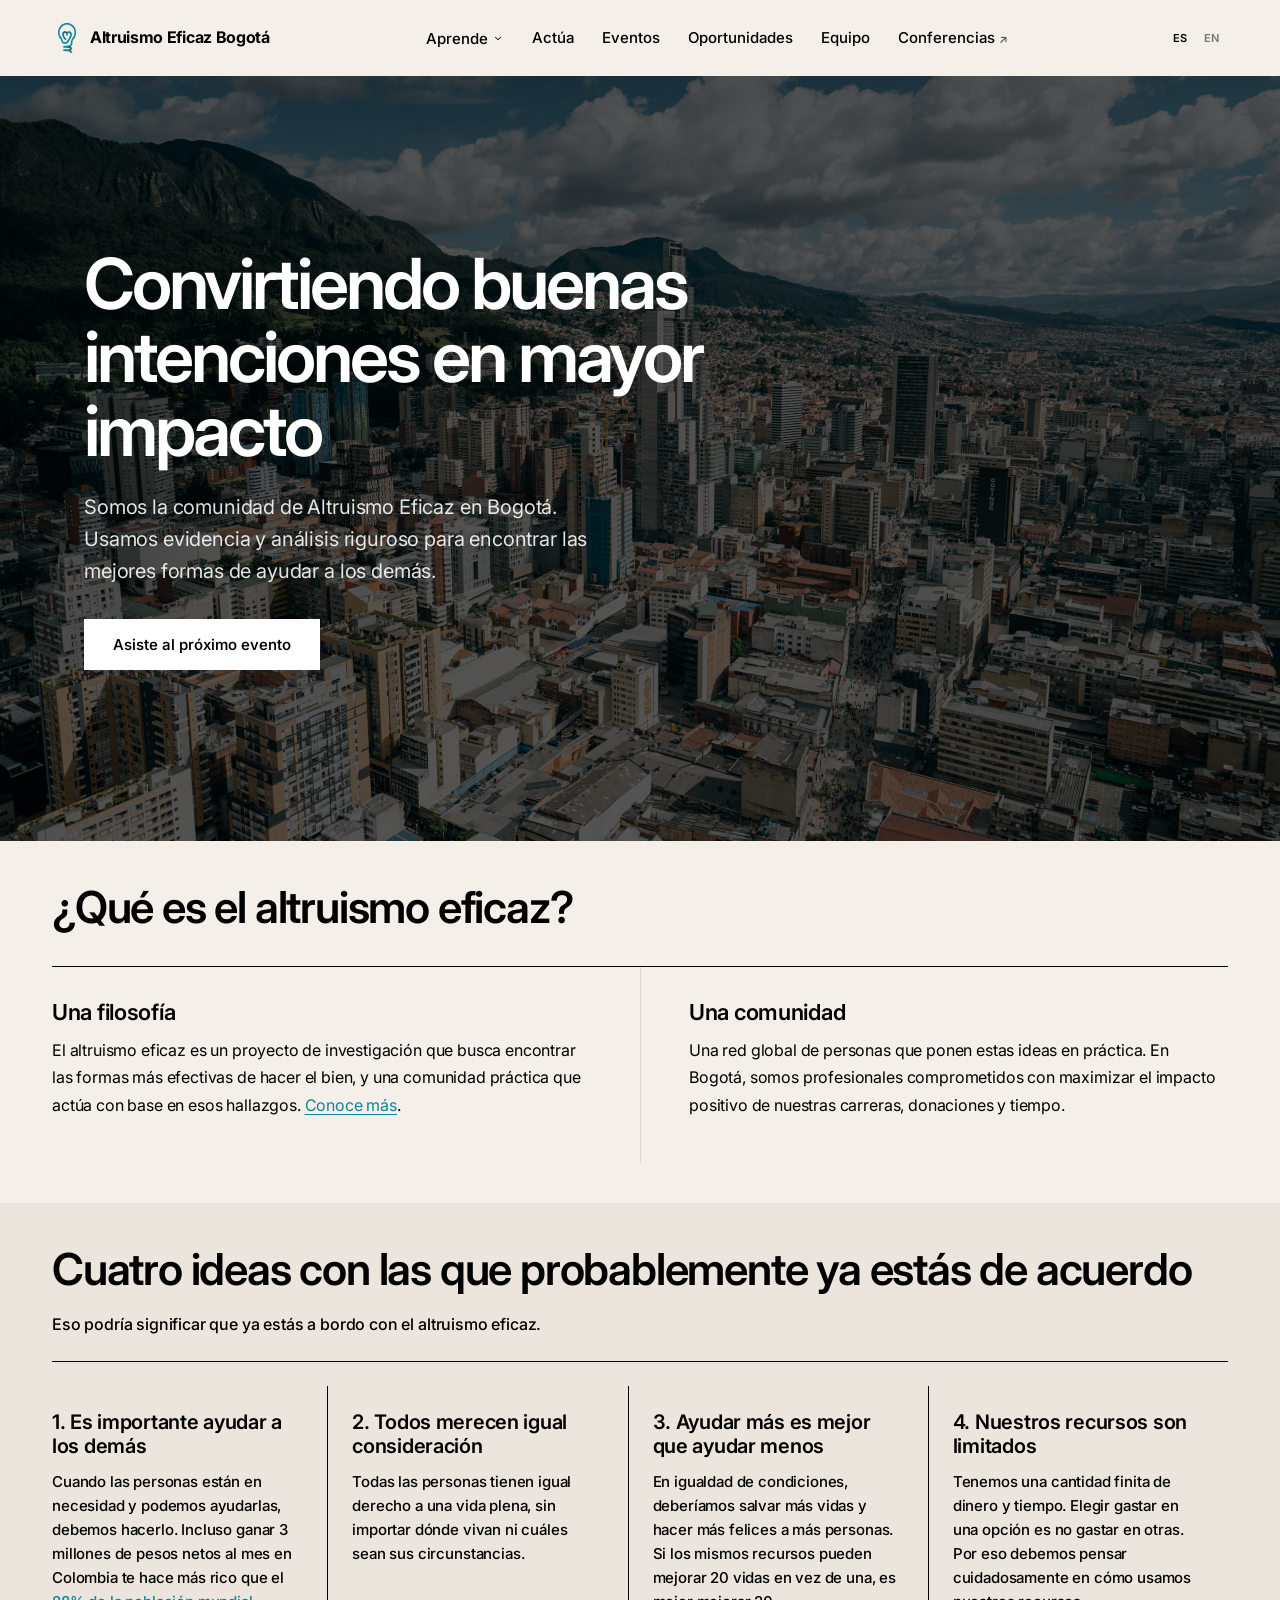
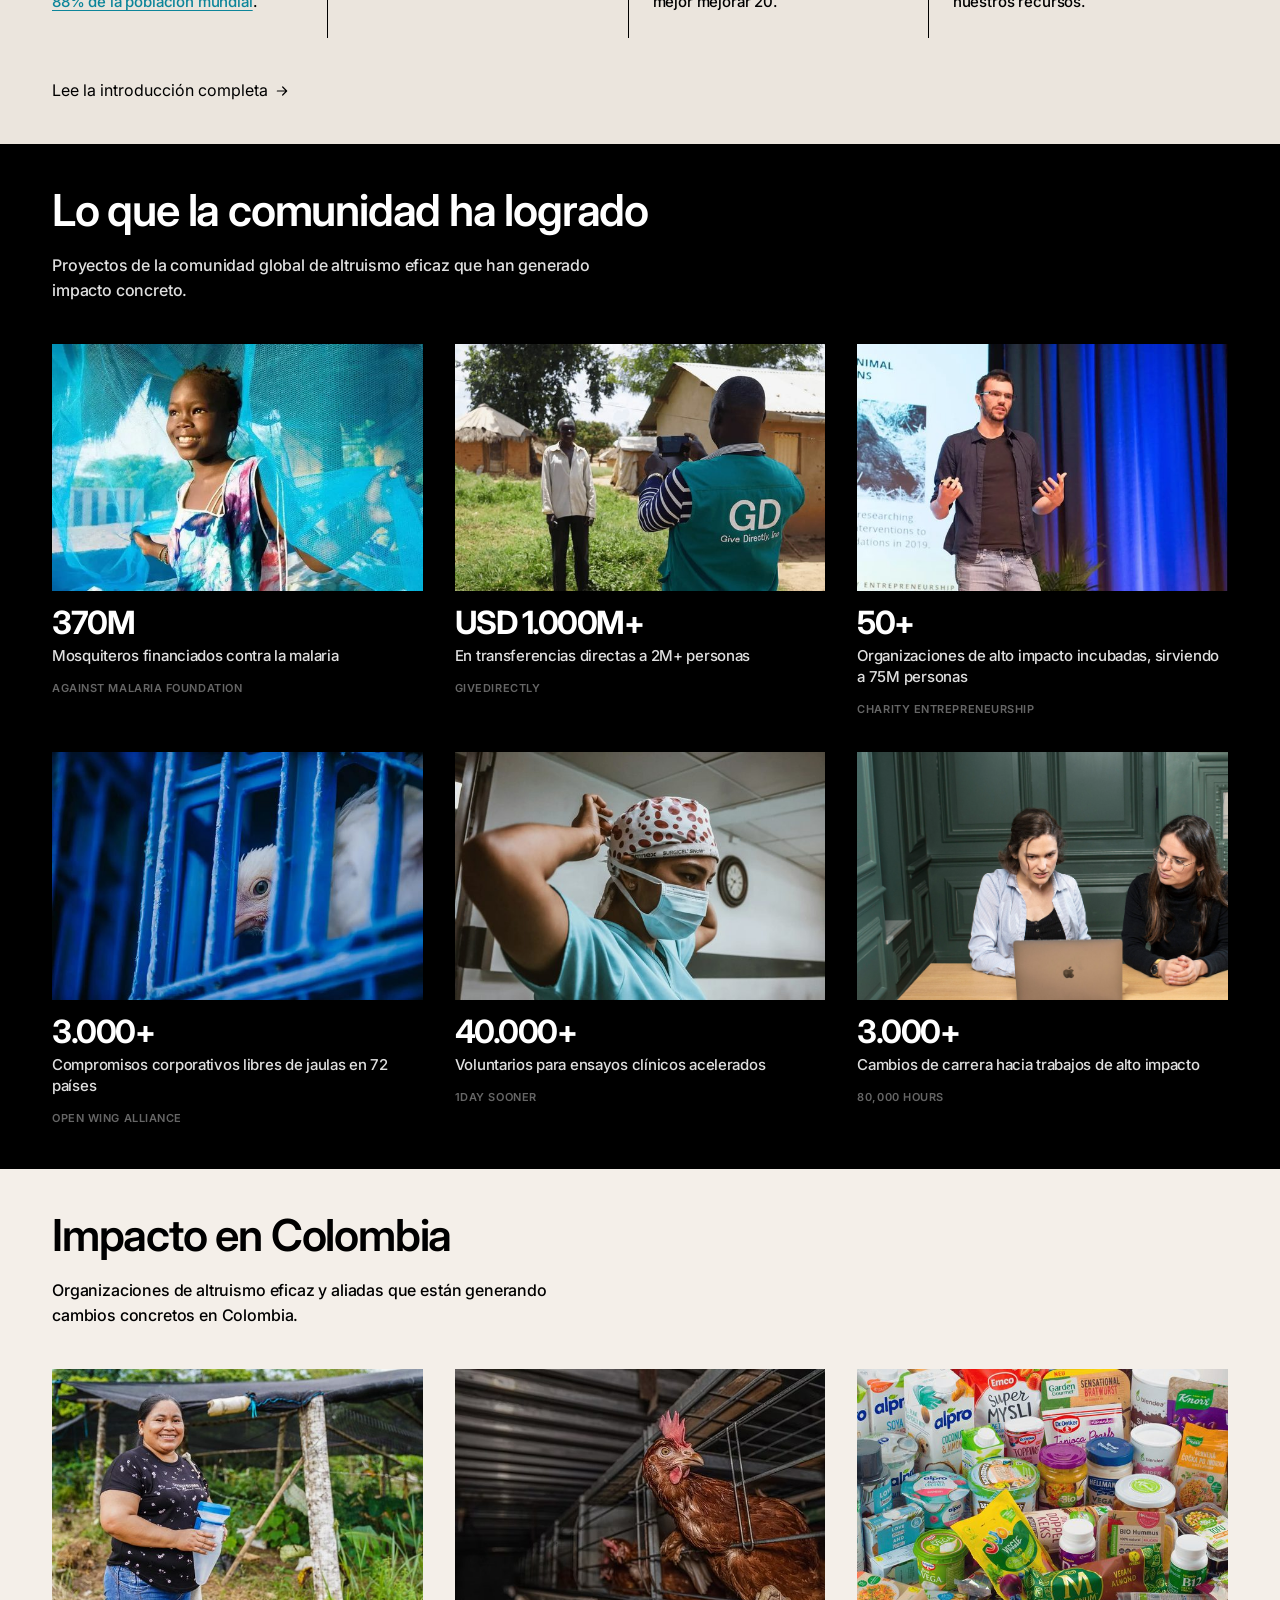
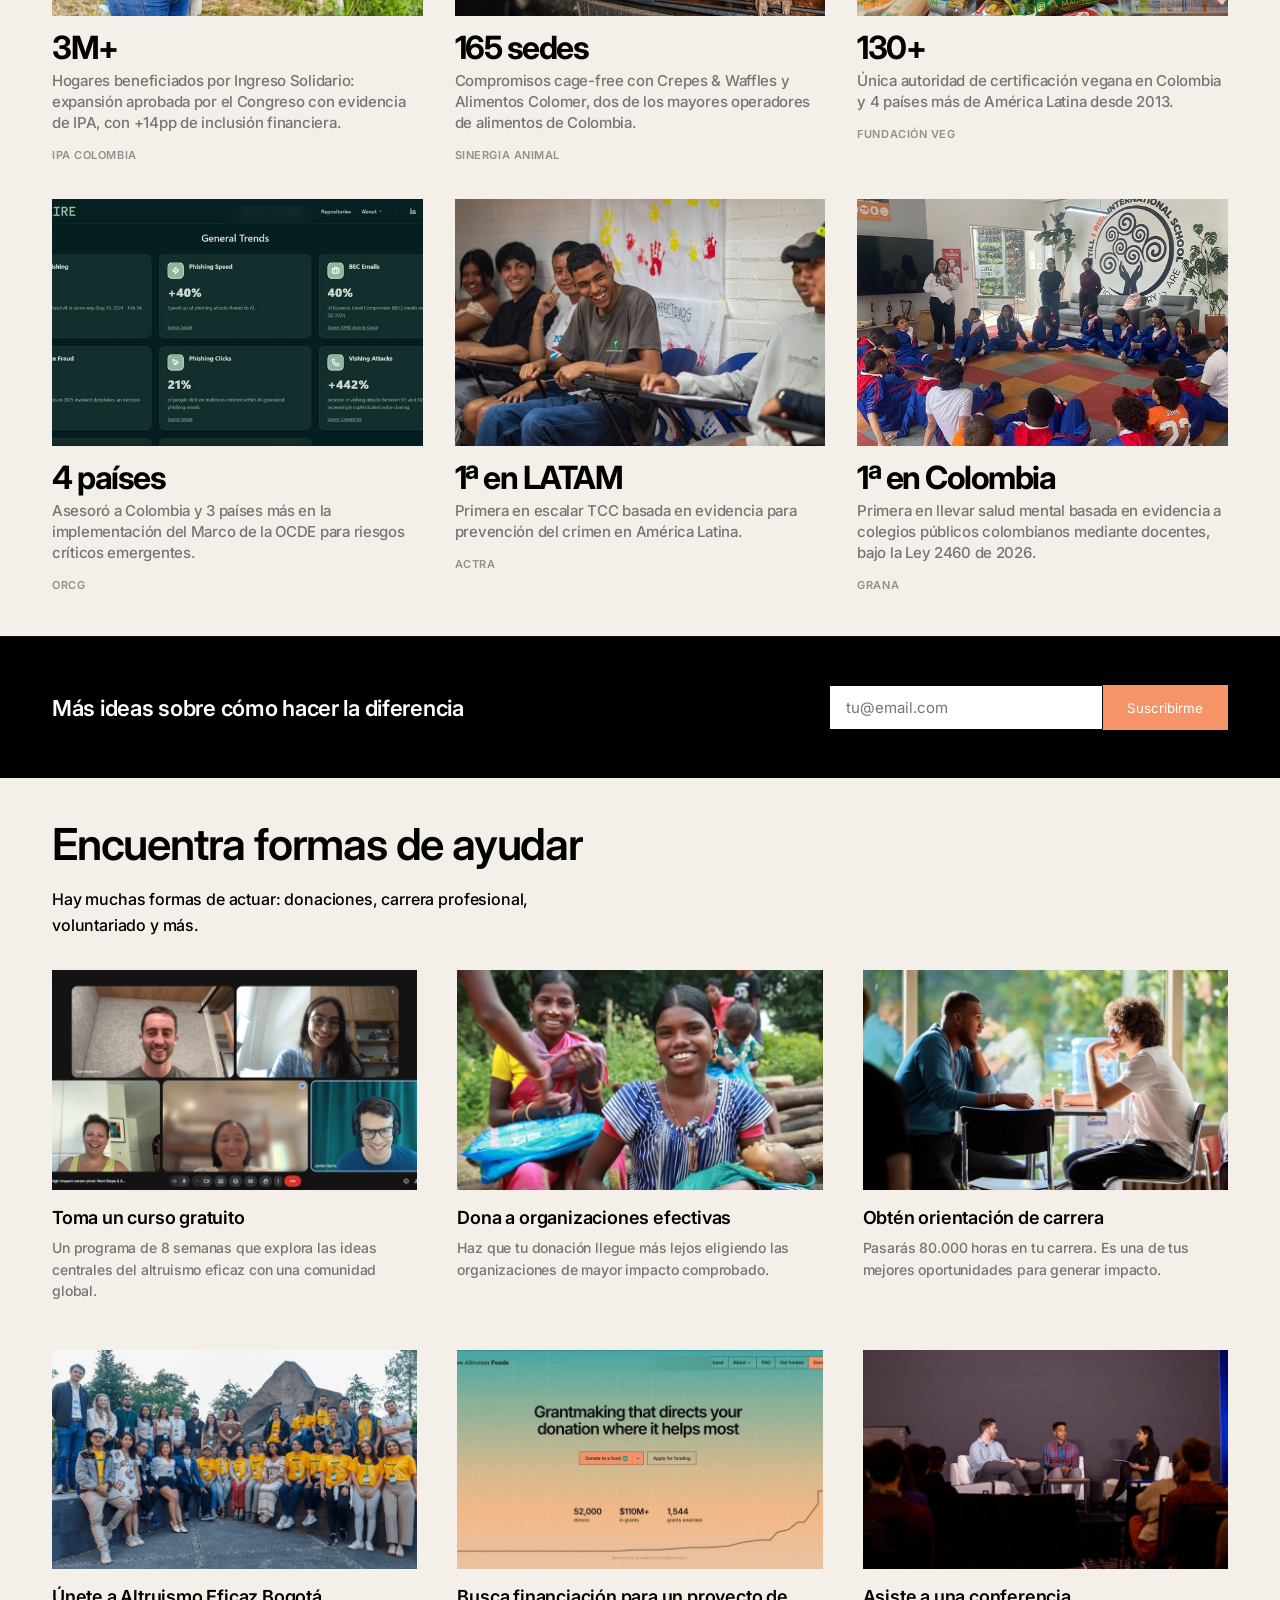
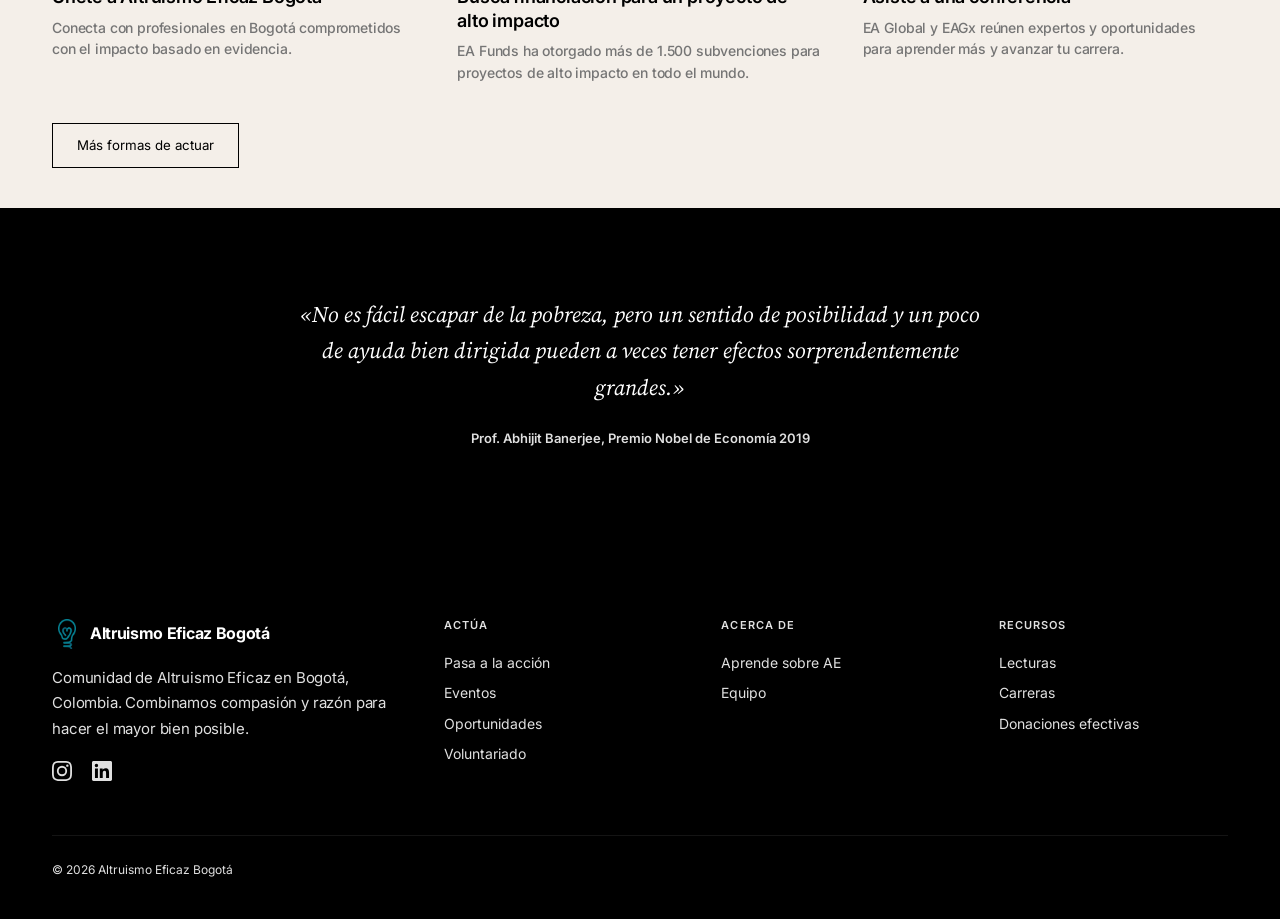
<file: index.html>
<!DOCTYPE html>
<html lang="es">
<head>
  <meta charset="UTF-8">
  <meta name="viewport" content="width=device-width, initial-scale=1.0">
  <title>Altruismo Eficaz Bogotá</title>
  <meta name="description" content="Comunidad de Altruismo Eficaz en Bogotá. Combinamos compasión y razón para hacer el mayor bien posible.">
  <meta property="og:title" content="Altruismo Eficaz Bogotá">
  <meta property="og:description" content="Comunidad de Altruismo Eficaz en Bogotá. Combinamos compasión y razón para hacer el mayor bien posible.">
  <meta property="og:type" content="website">
  <meta property="og:image" content="https://website-three-orpin.vercel.app/img/hero.jpg">
  <link rel="canonical" href="https://website-three-orpin.vercel.app/">
  <link rel="preconnect" href="https://fonts.googleapis.com">
  <link rel="preconnect" href="https://fonts.gstatic.com" crossorigin>
  <link href="https://fonts.googleapis.com/css2?family=Inter:wght@400;500;600;700;800&family=Source+Serif+4:ital,opsz,wght@1,8..60,400;1,8..60,500&display=swap" rel="stylesheet">
  <link rel="icon" type="image/png" href="img/favicon.png">
  <link rel="apple-touch-icon" href="img/apple-touch-icon.png">
  <link rel="stylesheet" href="css/style.css">
</head>
<body>

  <!-- Navbar -->
  <nav class="navbar">
    <div class="container">
      <a href="index.html" class="nav-logo">
        <img src="img/logo-ea.png" alt="EA" class="nav-logo-icon">
        <span>Altruismo Eficaz Bogotá</span>
      </a>
      <div class="nav-links">
        <div class="nav-dropdown"><button class="nav-dropdown-toggle" type="button" aria-expanded="false" aria-haspopup="true"><span data-lang="es">Aprende</span><span data-lang="en">Learn</span><svg class="nav-dropdown-caret" viewBox="0 0 20 20" aria-hidden="true"><path d="M5.22 8.22a.75.75 0 0 1 1.06 0L10 11.94l3.72-3.72a.75.75 0 1 1 1.06 1.06l-4.25 4.25a.75.75 0 0 1-1.06 0L5.22 9.28a.75.75 0 0 1 0-1.06Z"/></svg></button><div class="nav-dropdown-menu" role="menu"><a href="about-ea.html" role="menuitem"><span data-lang="es">Ensayo introductorio</span><span data-lang="en">Intro essay</span></a><a href="faq.html" role="menuitem"><span data-lang="es">Preguntas frecuentes</span><span data-lang="en">FAQs</span></a><a href="recursos-espanol.html" role="menuitem"><span data-lang="es">Recursos en español</span><span data-lang="en">Spanish resources</span></a><a href="resources.html" role="menuitem"><span data-lang="es">Videos, libros, podcasts</span><span data-lang="en">Videos, books, podcasts</span></a><a href="https://www.effectivealtruism.org/courses/introductory-program" target="_blank" rel="noopener noreferrer" role="menuitem"><span data-lang="es">Curso introductorio online</span><span data-lang="en">Online intro course</span><span class="nav-dropdown-ext" aria-hidden="true">↗</span></a><a href="https://www.effectivealtruism.org/stories" target="_blank" rel="noopener noreferrer" role="menuitem"><span data-lang="es">Historias de la comunidad</span><span data-lang="en">Community stories</span><span class="nav-dropdown-ext" aria-hidden="true">↗</span></a><span class="nav-dropdown-placeholder" role="menuitem" aria-disabled="true"><span data-lang="es">Newsletter de EA</span><span data-lang="en">EA Newsletter</span></span><a href="https://forum.effectivealtruism.org/handbook" target="_blank" rel="noopener noreferrer" role="menuitem"><span data-lang="es">Manual de EA</span><span data-lang="en">EA Handbook</span><span class="nav-dropdown-ext" aria-hidden="true">↗</span></a><a href="https://forum.effectivealtruism.org/" target="_blank" rel="noopener noreferrer" role="menuitem"><span data-lang="es">Foro de EA</span><span data-lang="en">EA Forum</span><span class="nav-dropdown-ext" aria-hidden="true">↗</span></a></div></div>
        <a href="get-involved.html"><span data-lang="es">Actúa</span><span data-lang="en">Take action</span></a>
        <a href="events.html"><span data-lang="es">Eventos</span><span data-lang="en">Events</span></a>
        <a href="opportunities.html"><span data-lang="es">Oportunidades</span><span data-lang="en">Opportunities</span></a>
        <a href="team.html"><span data-lang="es">Equipo</span><span data-lang="en">Team</span></a>
        <a href="https://www.effectivealtruism.org/ea-global" target="_blank" rel="noopener noreferrer"><span data-lang="es">Conferencias</span><span data-lang="en">Conferences</span><span class="nav-ext" aria-hidden="true">↗</span></a>
      </div>
      <div class="nav-right">
        <div class="lang-toggle">
          <button data-lang="es">ES</button>
          <button data-lang="en">EN</button>
        </div>
        <button class="hamburger" aria-label="Menu">
          <span></span><span></span><span></span>
        </button>
      </div>
    </div>
  </nav>

  <!-- Mobile Nav -->
  <div class="mobile-nav">
    <a href="index.html" class="active"><span data-lang="es">Inicio</span><span data-lang="en">Home</span></a>
    <div class="nav-dropdown"><button class="nav-dropdown-toggle" type="button" aria-expanded="false" aria-haspopup="true"><span data-lang="es">Aprende</span><span data-lang="en">Learn</span><svg class="nav-dropdown-caret" viewBox="0 0 20 20" aria-hidden="true"><path d="M5.22 8.22a.75.75 0 0 1 1.06 0L10 11.94l3.72-3.72a.75.75 0 1 1 1.06 1.06l-4.25 4.25a.75.75 0 0 1-1.06 0L5.22 9.28a.75.75 0 0 1 0-1.06Z"/></svg></button><div class="nav-dropdown-menu" role="menu"><a href="about-ea.html" role="menuitem"><span data-lang="es">Ensayo introductorio</span><span data-lang="en">Intro essay</span></a><a href="faq.html" role="menuitem"><span data-lang="es">Preguntas frecuentes</span><span data-lang="en">FAQs</span></a><a href="recursos-espanol.html" role="menuitem"><span data-lang="es">Recursos en español</span><span data-lang="en">Spanish resources</span></a><a href="resources.html" role="menuitem"><span data-lang="es">Videos, libros, podcasts</span><span data-lang="en">Videos, books, podcasts</span></a><a href="https://www.effectivealtruism.org/courses/introductory-program" target="_blank" rel="noopener noreferrer" role="menuitem"><span data-lang="es">Curso introductorio online</span><span data-lang="en">Online intro course</span><span class="nav-dropdown-ext" aria-hidden="true">↗</span></a><a href="https://www.effectivealtruism.org/stories" target="_blank" rel="noopener noreferrer" role="menuitem"><span data-lang="es">Historias de la comunidad</span><span data-lang="en">Community stories</span><span class="nav-dropdown-ext" aria-hidden="true">↗</span></a><span class="nav-dropdown-placeholder" role="menuitem" aria-disabled="true"><span data-lang="es">Newsletter de EA</span><span data-lang="en">EA Newsletter</span></span><a href="https://forum.effectivealtruism.org/handbook" target="_blank" rel="noopener noreferrer" role="menuitem"><span data-lang="es">Manual de EA</span><span data-lang="en">EA Handbook</span><span class="nav-dropdown-ext" aria-hidden="true">↗</span></a><a href="https://forum.effectivealtruism.org/" target="_blank" rel="noopener noreferrer" role="menuitem"><span data-lang="es">Foro de EA</span><span data-lang="en">EA Forum</span><span class="nav-dropdown-ext" aria-hidden="true">↗</span></a></div></div>
    <a href="get-involved.html"><span data-lang="es">Actúa</span><span data-lang="en">Take action</span></a>
    <a href="events.html"><span data-lang="es">Eventos</span><span data-lang="en">Events</span></a>
    <a href="opportunities.html"><span data-lang="es">Oportunidades</span><span data-lang="en">Opportunities</span></a>
    <a href="team.html"><span data-lang="es">Equipo</span><span data-lang="en">Team</span></a>
    <a href="https://www.effectivealtruism.org/ea-global" target="_blank" rel="noopener noreferrer"><span data-lang="es">Conferencias</span><span data-lang="en">Conferences</span><span class="nav-ext" aria-hidden="true">↗</span></a>
  </div>

  <!-- Hero -->
  <section class="hero">
    <div class="hero-content">
      <h1>
        <span data-lang="es">Convirtiendo buenas intenciones en mayor impacto</span>
        <span data-lang="en">Turning good intentions into greater impact</span>
      </h1>
      <p>
        <span data-lang="es">Somos la comunidad de Altruismo Eficaz en Bogotá. Usamos evidencia y análisis riguroso para encontrar las mejores formas de ayudar a los demás.</span>
        <span data-lang="en">We are Bogotá's Effective Altruism community. We use evidence and rigorous analysis to find the best ways to help others.</span>
      </p>
      <div class="hero-buttons">
        <a href="events.html" class="btn btn-white btn-lg">
          <span data-lang="es">Asiste al próximo evento</span>
          <span data-lang="en">Come to our next event</span>
        </a>
      </div>
    </div>
  </section>

  <div class="page-content">

  <!-- What is EA? -->
  <section class="section bg-paper">
    <div class="container">
      <div class="fade-in">
        <h2>
          <span data-lang="es">¿Qué es el altruismo eficaz?</span>
          <span data-lang="en">What is effective altruism?</span>
        </h2>

        <div class="two-col-definition">
          <div class="col">
            <h3>
              <span data-lang="es">Una filosofía</span>
              <span data-lang="en">A philosophy</span>
            </h3>
            <p>
              <span data-lang="es">El altruismo eficaz es un proyecto de investigación que busca encontrar las formas más efectivas de hacer el bien, y una comunidad práctica que actúa con base en esos hallazgos. <a href="about-ea.html">Conoce más</a>.</span>
              <span data-lang="en">Effective altruism is a research project that seeks to find the most effective ways to do good, and a practical community that acts on those findings. <a href="about-ea.html">Learn more</a>.</span>
            </p>
          </div>
          <div class="col">
            <h3>
              <span data-lang="es">Una comunidad</span>
              <span data-lang="en">A community</span>
            </h3>
            <p>
              <span data-lang="es">Una red global de personas que ponen estas ideas en práctica. En Bogotá, somos profesionales comprometidos con maximizar el impacto positivo de nuestras carreras, donaciones y tiempo.</span>
              <span data-lang="en">A global network of people putting these ideas into practice. In Bogotá, we are professionals committed to maximizing the positive impact of our careers, donations, and time.</span>
            </p>
          </div>
        </div>
      </div>
    </div>
  </section>

  <!-- Four ideas -->
  <section class="section bg-warm">
    <div class="container">
      <div class="fade-in">
        <h2>
          <span data-lang="es">Cuatro ideas con las que probablemente ya estás de acuerdo</span>
          <span data-lang="en">Four ideas you probably already agree with</span>
        </h2>
        <p class="section-subtitle">
          <span data-lang="es">Eso podría significar que ya estás a bordo con el altruismo eficaz.</span>
          <span data-lang="en">That could mean you're already on board with effective altruism.</span>
        </p>
        <hr class="section-rule">

        <div class="ideas-grid">
          <div class="idea-item">
            <h4>
              <span data-lang="es">1. Es importante ayudar a los demás</span>
              <span data-lang="en">1. It's important to help others</span>
            </h4>
            <p>
              <span data-lang="es">Cuando las personas están en necesidad y podemos ayudarlas, debemos hacerlo. Incluso ganar 3 millones de pesos netos al mes en Colombia te hace más rico que el <a href="https://www.givingwhatwecan.org/how-rich-am-i?income=36000000&countryCode=COL&numAdults=1&numChildren=0" target="_blank" rel="noopener">88% de la población mundial</a>.</span>
              <span data-lang="en">When people are in need and we can help them, we should. Even earning 3 million pesos a month after taxes in Colombia makes you richer than <a href="https://www.givingwhatwecan.org/how-rich-am-i?income=36000000&countryCode=COL&numAdults=1&numChildren=0" target="_blank" rel="noopener">88% of the world's population</a>.</span>
            </p>
          </div>

          <div class="idea-item">
            <h4>
              <span data-lang="es">2. Todos merecen igual consideración</span>
              <span data-lang="en">2. Everyone deserves equal consideration</span>
            </h4>
            <p>
              <span data-lang="es">Todas las personas tienen igual derecho a una vida plena, sin importar dónde vivan ni cuáles sean sus circunstancias.</span>
              <span data-lang="en">Everyone has an equal claim to a fulfilling life, regardless of where they live or their circumstances.</span>
            </p>
          </div>

          <div class="idea-item">
            <h4>
              <span data-lang="es">3. Ayudar más es mejor que ayudar menos</span>
              <span data-lang="en">3. Helping more is better than helping less</span>
            </h4>
            <p>
              <span data-lang="es">En igualdad de condiciones, deberíamos salvar más vidas y hacer más felices a más personas. Si los mismos recursos pueden mejorar 20 vidas en vez de una, es mejor mejorar 20.</span>
              <span data-lang="en">All else being equal, we should save more lives and make more people happier. If the same resources can improve 20 lives instead of one, it's better to improve 20.</span>
            </p>
          </div>

          <div class="idea-item">
            <h4>
              <span data-lang="es">4. Nuestros recursos son limitados</span>
              <span data-lang="en">4. Our resources are limited</span>
            </h4>
            <p>
              <span data-lang="es">Tenemos una cantidad finita de dinero y tiempo. Elegir gastar en una opción es no gastar en otras. Por eso debemos pensar cuidadosamente en cómo usamos nuestros recursos.</span>
              <span data-lang="en">We have a finite amount of money and time. Choosing to spend on one option means not spending it on others. That's why we must think carefully about how we use our resources.</span>
            </p>
          </div>
        </div>

        <div class="section-cta">
          <a href="about-ea.html" class="link-arrow">
            <span data-lang="es">Lee la introducción completa</span>
            <span data-lang="en">Read the full introduction</span>
            <svg width="16" height="16" viewBox="0 0 16 16" fill="none"><path d="M3.333 8h9.334M8.667 4l4 4-4 4" stroke="currentColor" stroke-width="1.2" stroke-linecap="round" stroke-linejoin="round"/></svg>
          </a>
        </div>
      </div>
    </div>
  </section>

  <!-- What the community has achieved -->
  <section class="section-dark impact-section">
    <div class="container">
      <div class="fade-in">
        <h2>
          <span data-lang="es">Lo que la comunidad ha logrado</span>
          <span data-lang="en">What the community has achieved</span>
        </h2>
        <p class="section-subtitle" style="color: var(--text-light-muted);">
          <span data-lang="es">Proyectos de la comunidad global de altruismo eficaz que han generado impacto concreto.</span>
          <span data-lang="en">Projects from the global effective altruism community with concrete, measurable impact.</span>
        </p>
      </div>

      <div class="impact-grid fade-in">
        <a href="https://www.againstmalaria.com/" class="impact-card">
          <div class="impact-card-img"><img src="img/impact-amf.jpg" alt="Against Malaria Foundation" loading="lazy"></div>
          <div class="impact-card-body">
            <span class="impact-stat">370M</span>
            <h4><span data-lang="es">Mosquiteros financiados contra la malaria</span><span data-lang="en">Bed nets funded against malaria</span></h4>
            <span class="impact-org">Against Malaria Foundation</span>
          </div>
        </a>

        <a href="https://www.givedirectly.org/" class="impact-card">
          <div class="impact-card-img"><img src="img/impact-gd.jpg" alt="GiveDirectly" loading="lazy"></div>
          <div class="impact-card-body">
            <span class="impact-stat"><span data-lang="es">USD 1.000M+</span><span data-lang="en">US$1B+</span></span>
            <h4><span data-lang="es">En transferencias directas a 2M+ personas</span><span data-lang="en">In cash transfers to 2M+ people</span></h4>
            <span class="impact-org">GiveDirectly</span>
          </div>
        </a>

        <a href="https://www.charityentrepreneurship.com/" class="impact-card">
          <div class="impact-card-img"><img src="img/impact-ce.jpg" alt="Charity Entrepreneurship" loading="lazy"></div>
          <div class="impact-card-body">
            <span class="impact-stat">50+</span>
            <h4><span data-lang="es">Organizaciones de alto impacto incubadas, sirviendo a 75M personas</span><span data-lang="en">High-impact charities incubated, serving 75M people</span></h4>
            <span class="impact-org">Charity Entrepreneurship</span>
          </div>
        </a>

        <a href="https://openwingalliance.org/" class="impact-card">
          <div class="impact-card-img"><img src="img/impact-owa.jpg" alt="Open Wing Alliance" loading="lazy"></div>
          <div class="impact-card-body">
            <span class="impact-stat">3.000+</span>
            <h4><span data-lang="es">Compromisos corporativos libres de jaulas en 72 países</span><span data-lang="en">Corporate cage-free commitments across 72 countries</span></h4>
            <span class="impact-org">Open Wing Alliance</span>
          </div>
        </a>

        <a href="https://www.1daysooner.org/" class="impact-card">
          <div class="impact-card-img"><img src="img/impact-1ds.jpg" alt="1Day Sooner" loading="lazy"></div>
          <div class="impact-card-body">
            <span class="impact-stat">40.000+</span>
            <h4><span data-lang="es">Voluntarios para ensayos clínicos acelerados</span><span data-lang="en">Volunteers for accelerated clinical trials</span></h4>
            <span class="impact-org">1Day Sooner</span>
          </div>
        </a>

        <a href="https://80000hours.org/" class="impact-card">
          <div class="impact-card-img"><img src="img/impact-80k.jpg" alt="80,000 Hours" loading="lazy"></div>
          <div class="impact-card-body">
            <span class="impact-stat">3.000+</span>
            <h4><span data-lang="es">Cambios de carrera hacia trabajos de alto impacto</span><span data-lang="en">Career changes toward high-impact work</span></h4>
            <span class="impact-org">80,000 Hours</span>
          </div>
        </a>
      </div>
    </div>
  </section>

  <!-- Colombia Impact -->
  <section class="section bg-paper impact-section">
    <div class="container">
      <div class="fade-in">
        <h2>
          <span data-lang="es">Impacto en Colombia</span>
          <span data-lang="en">Impact in Colombia</span>
        </h2>
        <p class="section-subtitle">
          <span data-lang="es">Organizaciones de altruismo eficaz y aliadas que están generando cambios concretos en Colombia.</span>
          <span data-lang="en">Effective altruism and aligned organizations driving concrete change in Colombia.</span>
        </p>
      </div>

      <div class="impact-grid fade-in">
        <a href="https://www.poverty-action.org/country/colombia" class="impact-card impact-card-light">
          <div class="impact-card-img"><img src="img/impact-ipa.jpg" alt="IPA Colombia" loading="lazy"></div>
          <div class="impact-card-body">
            <span class="impact-stat">3M+</span>
            <h4><span data-lang="es">Hogares beneficiados por Ingreso Solidario: expansión aprobada por el Congreso con evidencia de IPA, con +14pp de inclusión financiera.</span><span data-lang="en">Households benefited by Ingreso Solidario: expansion approved by Congress based on IPA evidence, with +14pp in financial inclusion.</span></h4>
            <span class="impact-org">IPA Colombia</span>
          </div>
        </a>

        <a href="https://sinergiaanimal.org/" class="impact-card impact-card-light">
          <div class="impact-card-img"><img src="img/impact-sinergia.jpg" alt="Sinergia Animal" loading="lazy"></div>
          <div class="impact-card-body">
            <span class="impact-stat">165 sedes</span>
            <h4><span data-lang="es">Compromisos cage-free con Crepes &amp; Waffles y Alimentos Colomer, dos de los mayores operadores de alimentos de Colombia.</span><span data-lang="en">Cage-free commitments secured from Crepes &amp; Waffles and Alimentos Colomer, two of Colombia's largest food operators.</span></h4>
            <span class="impact-org">Sinergia Animal</span>
          </div>
        </a>

        <a href="https://fundacionveg.org/" class="impact-card impact-card-light">
          <div class="impact-card-img"><img src="img/impact-veg.jpg" alt="Fundación Veg" loading="lazy"></div>
          <div class="impact-card-body">
            <span class="impact-stat">130+</span>
            <h4><span data-lang="es">Única autoridad de certificación vegana en Colombia y 4 países más de América Latina desde 2013.</span><span data-lang="en">The only vegan certification authority in Colombia and 4 other Latin American countries since 2013.</span></h4>
            <span class="impact-org">Fundación Veg</span>
          </div>
        </a>

        <a href="https://www.orcg.info" class="impact-card impact-card-light">
          <div class="impact-card-img"><img src="img/impact-orcg.jpg" alt="ORCG" loading="lazy"></div>
          <div class="impact-card-body">
            <span class="impact-stat">4 países</span>
            <h4><span data-lang="es">Asesoró a Colombia y 3 países más en la implementación del Marco de la OCDE para riesgos críticos emergentes.</span><span data-lang="en">Advised Colombia and 3 other countries on implementing the OECD Framework for Managing Emerging Critical Risks.</span></h4>
            <span class="impact-org">ORCG</span>
          </div>
        </a>

        <a href="https://actra.ngo/" class="impact-card impact-card-light">
          <div class="impact-card-img"><img src="img/impact-actra.jpg" alt="ACTRA" loading="lazy"></div>
          <div class="impact-card-body">
            <span class="impact-stat">1ª en LATAM</span>
            <h4><span data-lang="es">Primera en escalar TCC basada en evidencia para prevención del crimen en América Latina.</span><span data-lang="en">First to scale evidence-based CBT for crime prevention in Latin America.</span></h4>
            <span class="impact-org">ACTRA</span>
          </div>
        </a>

        <a href="https://grana-org.lovable.app/" class="impact-card impact-card-light">
          <div class="impact-card-img"><img src="img/impact-grana.jpg" alt="GRANA" loading="lazy"></div>
          <div class="impact-card-body">
            <span class="impact-stat">1ª en Colombia</span>
            <h4><span data-lang="es">Primera en llevar salud mental basada en evidencia a colegios públicos colombianos mediante docentes, bajo la Ley 2460 de 2026.</span><span data-lang="en">First to bring evidence-based mental health to Colombian public schools via teachers, under Law 2460 of 2026.</span></h4>
            <span class="impact-org">GRANA</span>
          </div>
        </a>

      </div>
    </div>
  </section>

  <!-- Newsletter -->
  <section class="section-dark newsletter-section" style="border-top: 1px solid rgba(255,255,255,0.08);">
    <div class="container">
      <div class="newsletter-inner">
        <h3 style="color: var(--text-light);">
          <span data-lang="es">Más ideas sobre cómo hacer la diferencia</span>
          <span data-lang="en">More ideas on how to make a difference</span>
        </h3>
        <div class="newsletter-form">
          <input type="email" placeholder="tu@email.com">
          <a href="#newsletter" class="btn btn-salmon">
            <span data-lang="es">Suscribirme</span>
            <span data-lang="en">Subscribe</span>
          </a>
        </div>
      </div>
    </div>
  </section>

  <!-- Find ways to help -->
  <section class="section bg-paper">
    <div class="container">
      <div class="fade-in">
        <h2>
          <span data-lang="es">Encuentra formas de ayudar</span>
          <span data-lang="en">Find ways to help</span>
        </h2>
        <p class="section-subtitle">
          <span data-lang="es">Hay muchas formas de actuar: donaciones, carrera profesional, voluntariado y más.</span>
          <span data-lang="en">There are many ways to take action: donations, career choices, volunteering, and more.</span>
        </p>

        <div class="ways-cards">
          <a href="https://www.effectivealtruism.org/courses" class="way-card">
            <div class="way-card-img"><img src="img/ways-course.jpg" alt="" loading="lazy"></div>
            <h5><span data-lang="es">Toma un curso gratuito</span><span data-lang="en">Take a free online course</span></h5>
            <p><span data-lang="es">Un programa de 8 semanas que explora las ideas centrales del altruismo eficaz con una comunidad global.</span><span data-lang="en">An 8-week program exploring the core ideas of effective altruism with a global community.</span></p>
          </a>

          <a href="https://www.givingwhatwecan.org/best-charities-to-donate-to-2025" class="way-card">
            <div class="way-card-img"><img src="img/ways-donate.jpg" alt="" loading="lazy"></div>
            <h5><span data-lang="es">Dona a organizaciones efectivas</span><span data-lang="en">Donate to effective charities</span></h5>
            <p><span data-lang="es">Haz que tu donación llegue más lejos eligiendo las organizaciones de mayor impacto comprobado.</span><span data-lang="en">Make your donation go further by choosing charities with the highest proven impact.</span></p>
          </a>

          <a href="https://www.80000hours.org/" class="way-card">
            <div class="way-card-img"><img src="img/ways-career.jpg" alt="" loading="lazy"></div>
            <h5><span data-lang="es">Obtén orientación de carrera</span><span data-lang="en">Get career guidance</span></h5>
            <p><span data-lang="es">Pasarás 80.000 horas en tu carrera. Es una de tus mejores oportunidades para generar impacto.</span><span data-lang="en">You'll spend 80,000 hours on your career. It's one of your best opportunities for impact.</span></p>
          </a>

          <a href="get-involved.html" class="way-card">
            <div class="way-card-img"><img src="img/ways-join.jpg" alt="" loading="lazy"></div>
            <h5><span data-lang="es">Únete a Altruismo Eficaz Bogotá</span><span data-lang="en">Join Effective Altruism Bogotá</span></h5>
            <p><span data-lang="es">Conecta con profesionales en Bogotá comprometidos con el impacto basado en evidencia.</span><span data-lang="en">Connect with professionals in Bogotá committed to evidence-based impact.</span></p>
          </a>

          <a href="https://funds.effectivealtruism.org/" class="way-card">
            <div class="way-card-img"><img src="img/ways-funding.jpg" alt="" loading="lazy"></div>
            <h5><span data-lang="es">Busca financiación para un proyecto de alto impacto</span><span data-lang="en">Seek funding for a high-impact project</span></h5>
            <p><span data-lang="es">EA Funds ha otorgado más de 1.500 subvenciones para proyectos de alto impacto en todo el mundo.</span><span data-lang="en">EA Funds has awarded over 1,500 grants for high-impact projects around the world.</span></p>
          </a>

          <a href="https://www.effectivealtruism.org/ea-global" class="way-card">
            <div class="way-card-img"><img src="img/ways-conference.jpg" alt="" loading="lazy"></div>
            <h5><span data-lang="es">Asiste a una conferencia</span><span data-lang="en">Attend a conference</span></h5>
            <p><span data-lang="es">EA Global y EAGx reúnen expertos y oportunidades para aprender más y avanzar tu carrera.</span><span data-lang="en">EA Global and EAGx feature experts and opportunities to learn more and advance your career.</span></p>
          </a>
        </div>

        <div class="section-cta">
          <a href="get-involved.html" class="btn btn-secondary">
            <span data-lang="es">Más formas de actuar</span>
            <span data-lang="en">More ways to take action</span>
          </a>
        </div>
      </div>
    </div>
  </section>

  <!-- Quote -->
  <section class="section-dark">
    <div class="container">
      <div class="quote-block fade-in">
        <blockquote>
          <span data-lang="es">«No es fácil escapar de la pobreza, pero un sentido de posibilidad y un poco de ayuda bien dirigida pueden a veces tener efectos sorprendentemente grandes.»</span>
          <span data-lang="en">"It is not easy to escape from poverty, but a sense of possibility and a little bit of well-targeted help can sometimes have surprisingly large effects."</span>
        </blockquote>
        <cite>Prof. Abhijit Banerjee, <span data-lang="es">Premio Nobel de Economía 2019</span><span data-lang="en">Nobel Laureate in Economics 2019</span></cite>
      </div>
    </div>
  </section>

  </div><!-- .page-content -->

  <!-- Footer -->
  <footer class="footer">
    <div class="container">
      <div class="footer-grid">
        <div class="footer-brand">
          <a href="index.html" class="nav-logo" style="color: white;">
            <img src="img/logo-ea.png" alt="EA" class="nav-logo-icon">
            <span>Altruismo Eficaz Bogotá</span>
          </a>
          <p>
            <span data-lang="es">Comunidad de Altruismo Eficaz en Bogotá, Colombia. Combinamos compasión y razón para hacer el mayor bien posible.</span>
            <span data-lang="en">Effective Altruism community in Bogotá, Colombia. Combining compassion and reason to do the most good.</span>
          </p>
          <div class="footer-social">
            <a href="https://www.instagram.com/aebogota/" target="_blank" rel="noopener noreferrer" title="Instagram"><svg width="20" height="20" viewBox="0 0 24 24" fill="currentColor"><path d="M12 2.163c3.204 0 3.584.012 4.85.07 3.252.148 4.771 1.691 4.919 4.919.058 1.265.069 1.645.069 4.849 0 3.205-.012 3.584-.069 4.849-.149 3.225-1.664 4.771-4.919 4.919-1.266.058-1.644.07-4.85.07-3.204 0-3.584-.012-4.849-.07-3.26-.149-4.771-1.699-4.919-4.92-.058-1.265-.07-1.644-.07-4.849 0-3.204.013-3.583.07-4.849.149-3.227 1.664-4.771 4.919-4.919 1.266-.057 1.645-.069 4.849-.069zM12 0C8.741 0 8.333.014 7.053.072 2.695.272.273 2.69.073 7.052.014 8.333 0 8.741 0 12c0 3.259.014 3.668.072 4.948.2 4.358 2.618 6.78 6.98 6.98C8.333 23.986 8.741 24 12 24c3.259 0 3.668-.014 4.948-.072 4.354-.2 6.782-2.618 6.979-6.98.059-1.28.073-1.689.073-4.948 0-3.259-.014-3.667-.072-4.947-.196-4.354-2.617-6.78-6.979-6.98C15.668.014 15.259 0 12 0zm0 5.838a6.162 6.162 0 100 12.324 6.162 6.162 0 000-12.324zM12 16a4 4 0 110-8 4 4 0 010 8zm6.406-11.845a1.44 1.44 0 100 2.881 1.44 1.44 0 000-2.881z"/></svg></a>
            <a href="https://co.linkedin.com/company/altruismo-eficaz-colombia" target="_blank" rel="noopener noreferrer" title="LinkedIn"><svg width="20" height="20" viewBox="0 0 24 24" fill="currentColor"><path d="M20.447 20.452h-3.554v-5.569c0-1.328-.027-3.037-1.852-3.037-1.853 0-2.136 1.445-2.136 2.939v5.667H9.351V9h3.414v1.561h.046c.477-.9 1.637-1.85 3.37-1.85 3.601 0 4.267 2.37 4.267 5.455v6.286zM5.337 7.433a2.062 2.062 0 01-2.063-2.065 2.064 2.064 0 112.063 2.065zm1.782 13.019H3.555V9h3.564v11.452zM22.225 0H1.771C.792 0 0 .774 0 1.729v20.542C0 23.227.792 24 1.771 24h20.451C23.2 24 24 23.227 24 22.271V1.729C24 .774 23.2 0 22.222 0h.003z"/></svg></a>
          </div>
        </div>

        <div>
          <h4><span data-lang="es">Actúa</span><span data-lang="en">Take action</span></h4>
          <div class="footer-links">
            <a href="get-involved.html"><span data-lang="es">Pasa a la acción</span><span data-lang="en">Take action</span></a>
            <a href="events.html"><span data-lang="es">Eventos</span><span data-lang="en">Events</span></a>
            <a href="opportunities.html"><span data-lang="es">Oportunidades</span><span data-lang="en">Opportunities</span></a>
            <a href="team.html#join"><span data-lang="es">Voluntariado</span><span data-lang="en">Volunteer</span></a>
          </div>
        </div>

        <div>
          <h4><span data-lang="es">Acerca de</span><span data-lang="en">About</span></h4>
          <div class="footer-links">
            <a href="about-ea.html"><span data-lang="es">Aprende sobre AE</span><span data-lang="en">Learn about EA</span></a>
            <a href="team.html"><span data-lang="es">Equipo</span><span data-lang="en">Team</span></a>
          </div>
        </div>

        <div>
          <h4><span data-lang="es">Recursos</span><span data-lang="en">Resources</span></h4>
          <div class="footer-links">
            <a href="resources.html#reading"><span data-lang="es">Lecturas</span><span data-lang="en">Reading List</span></a>
            <a href="resources.html#careers"><span data-lang="es">Carreras</span><span data-lang="en">Careers</span></a>
            <a href="resources.html#giving"><span data-lang="es">Donaciones efectivas</span><span data-lang="en">Effective Giving</span></a>
          </div>
        </div>
      </div>

      <div class="footer-bottom">
        <span>&copy; 2026 Altruismo Eficaz Bogotá</span>
      </div>
    </div>
  </footer>

  <script src="js/main.js"></script>
</body>
</html>
</file>
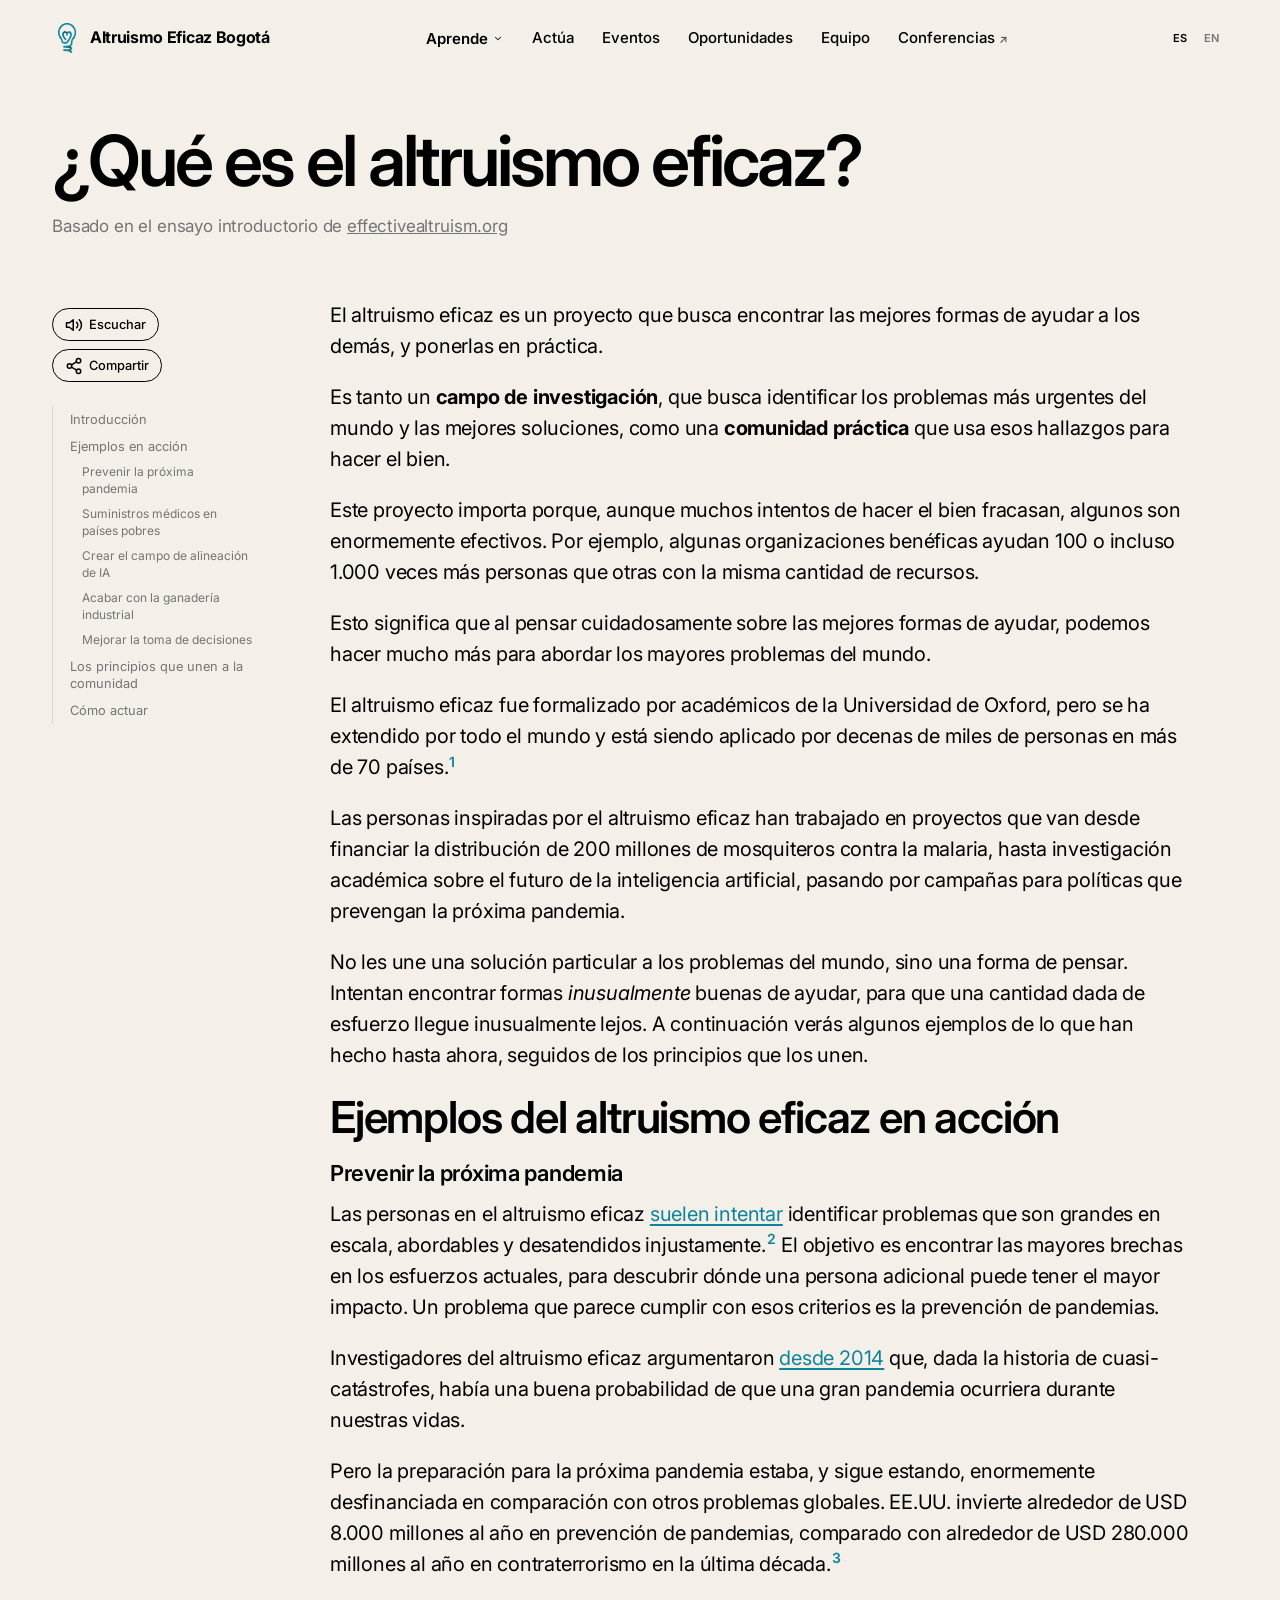
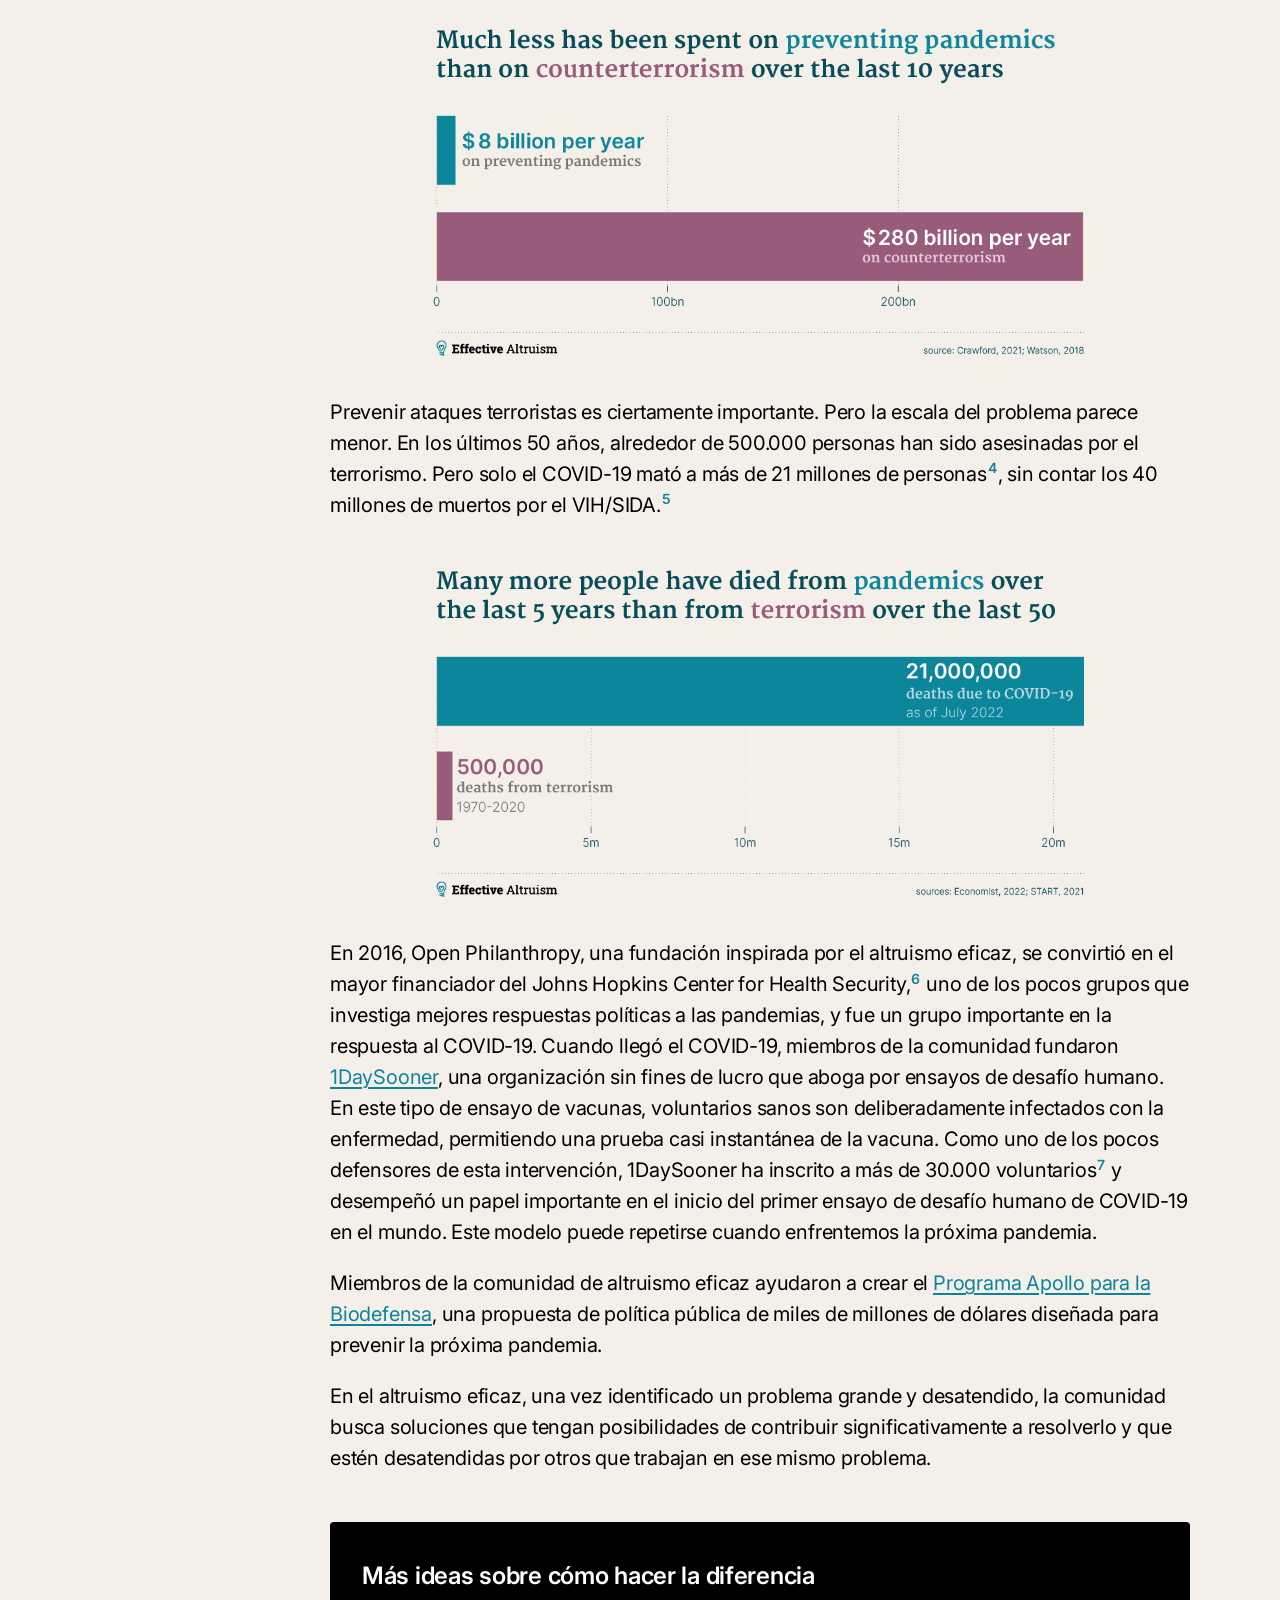
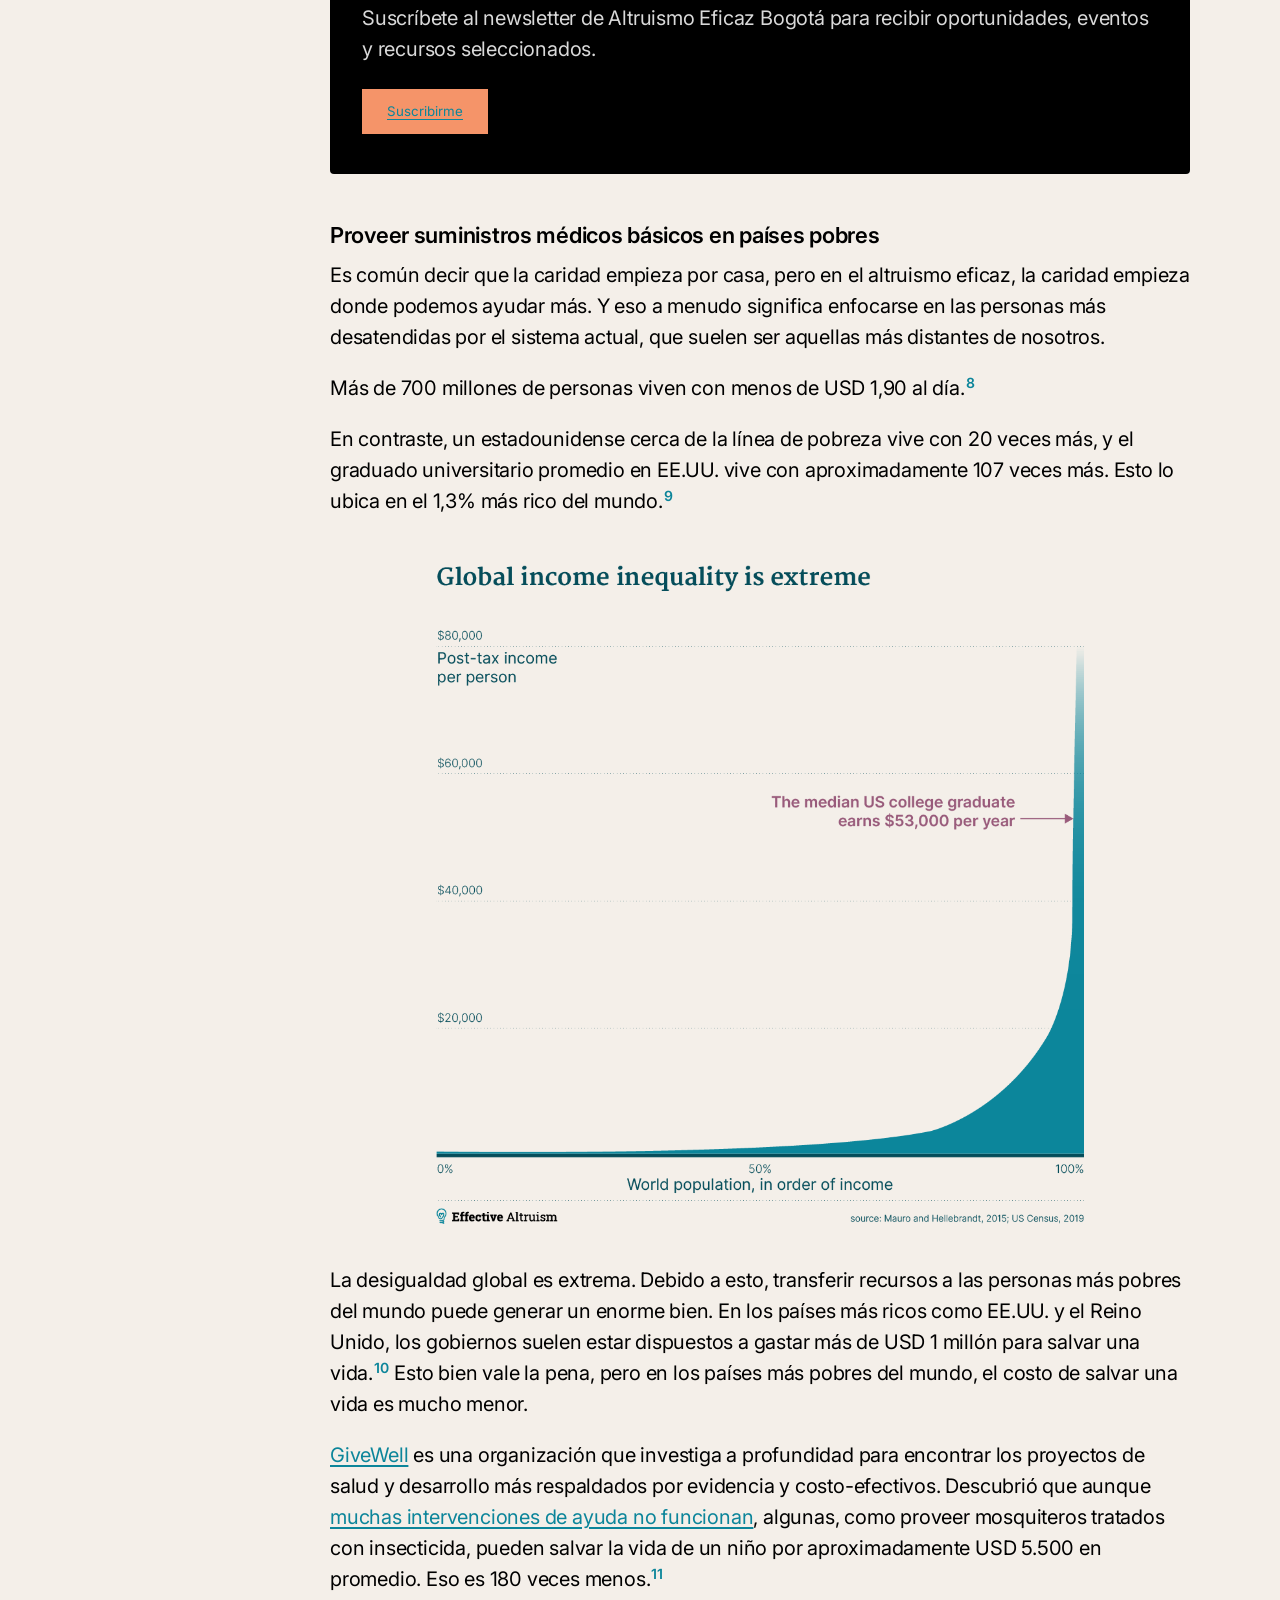
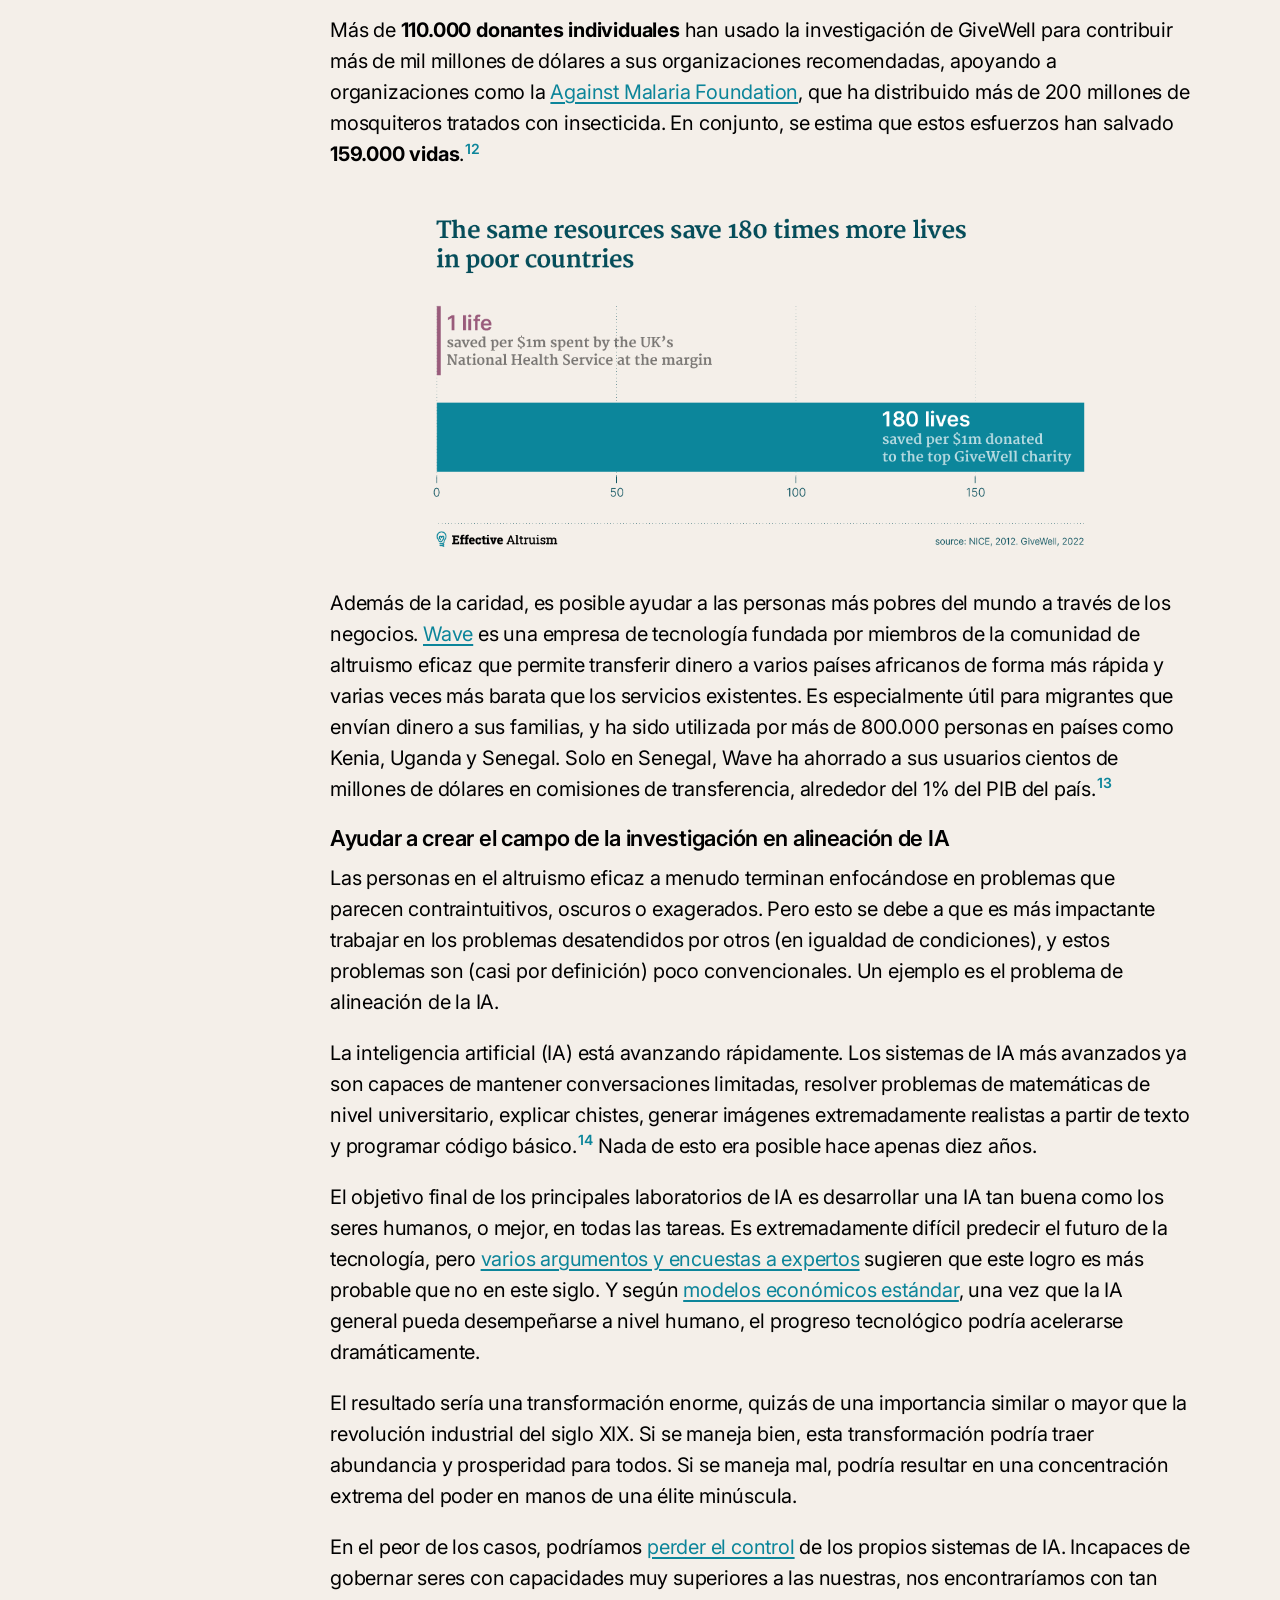
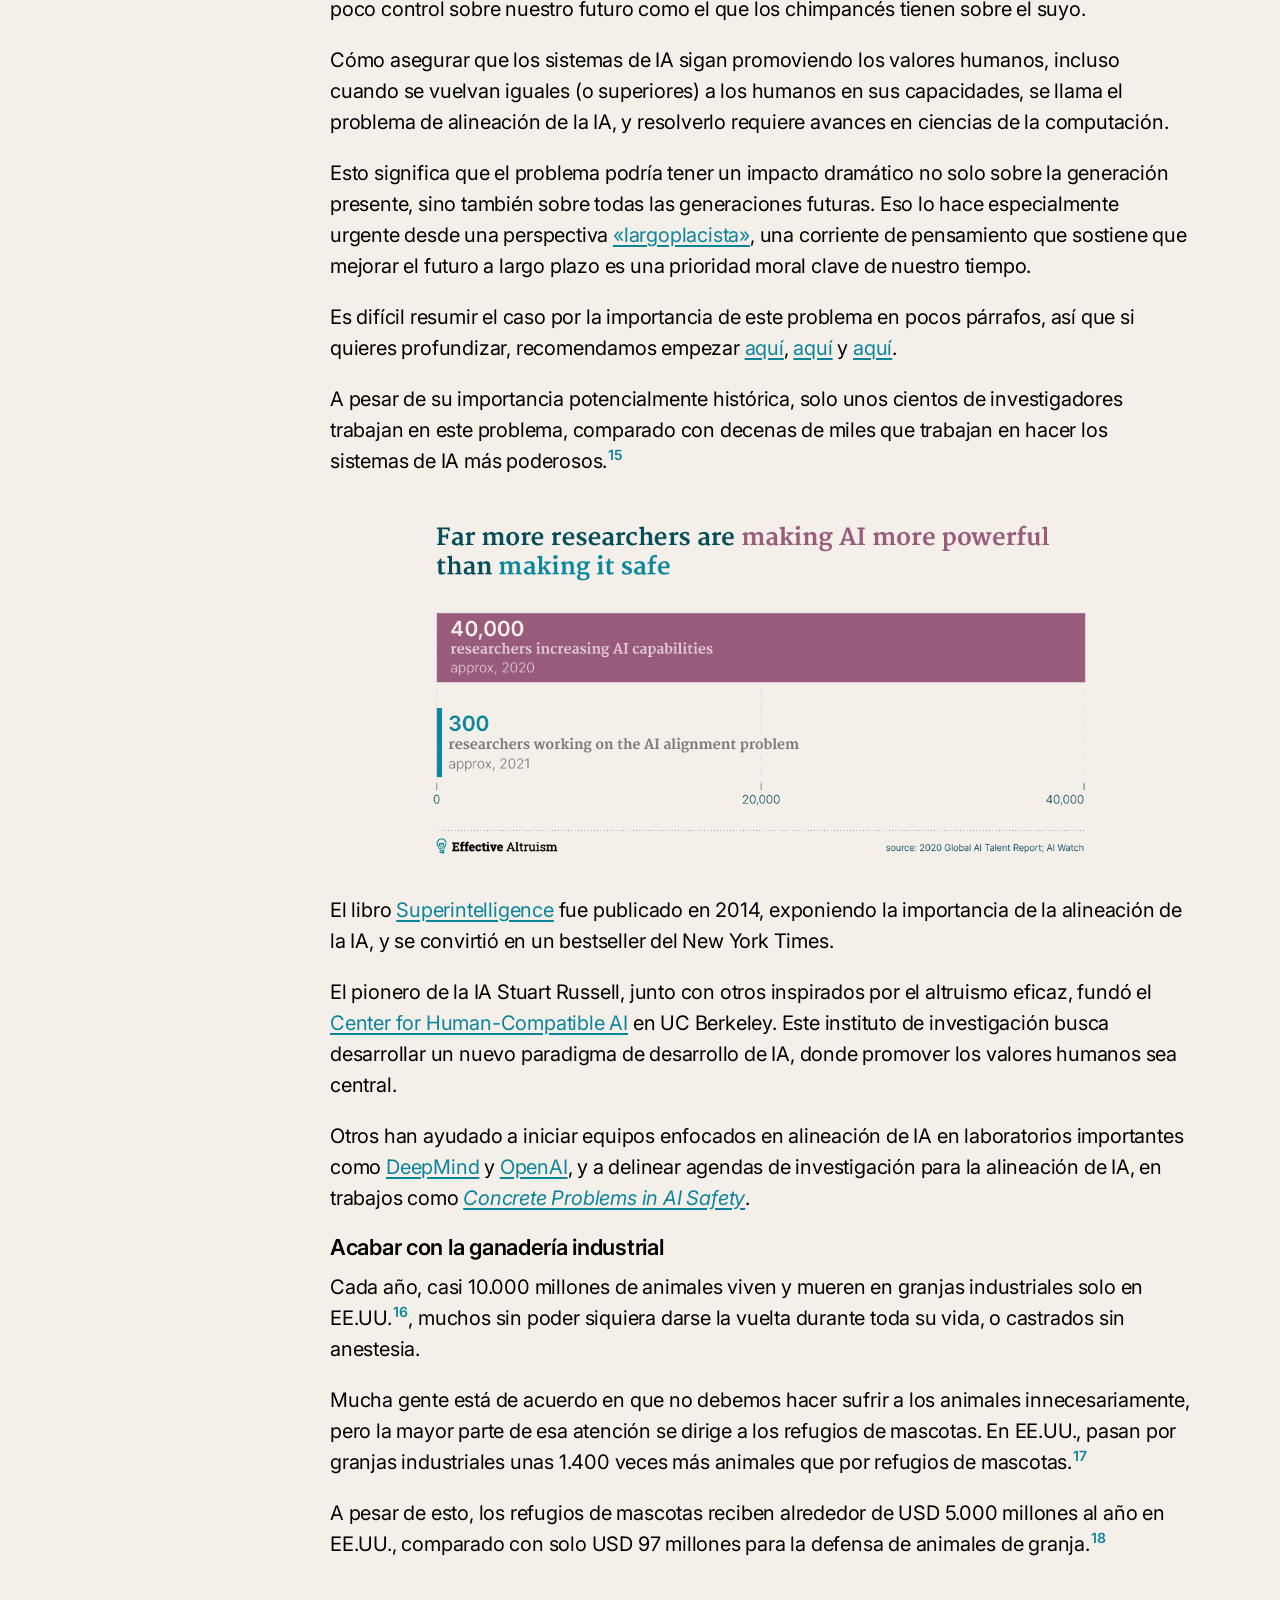
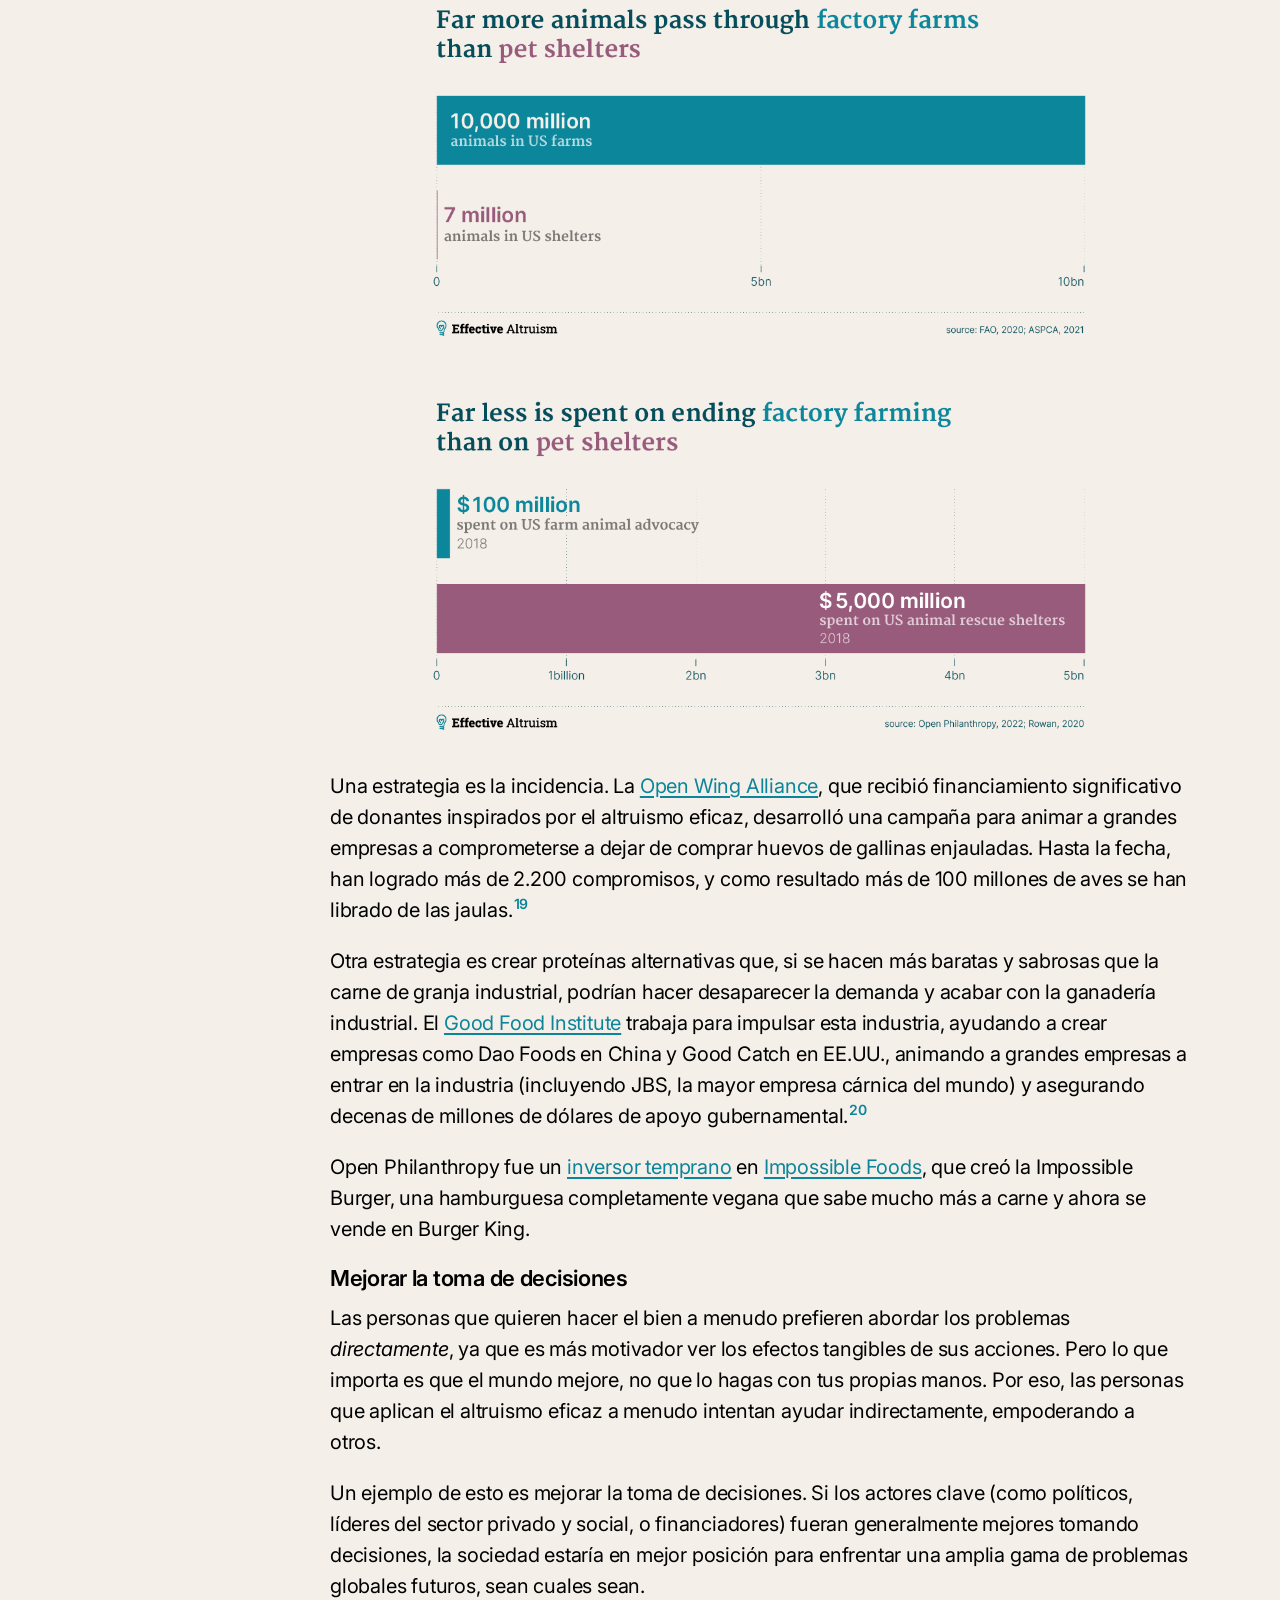
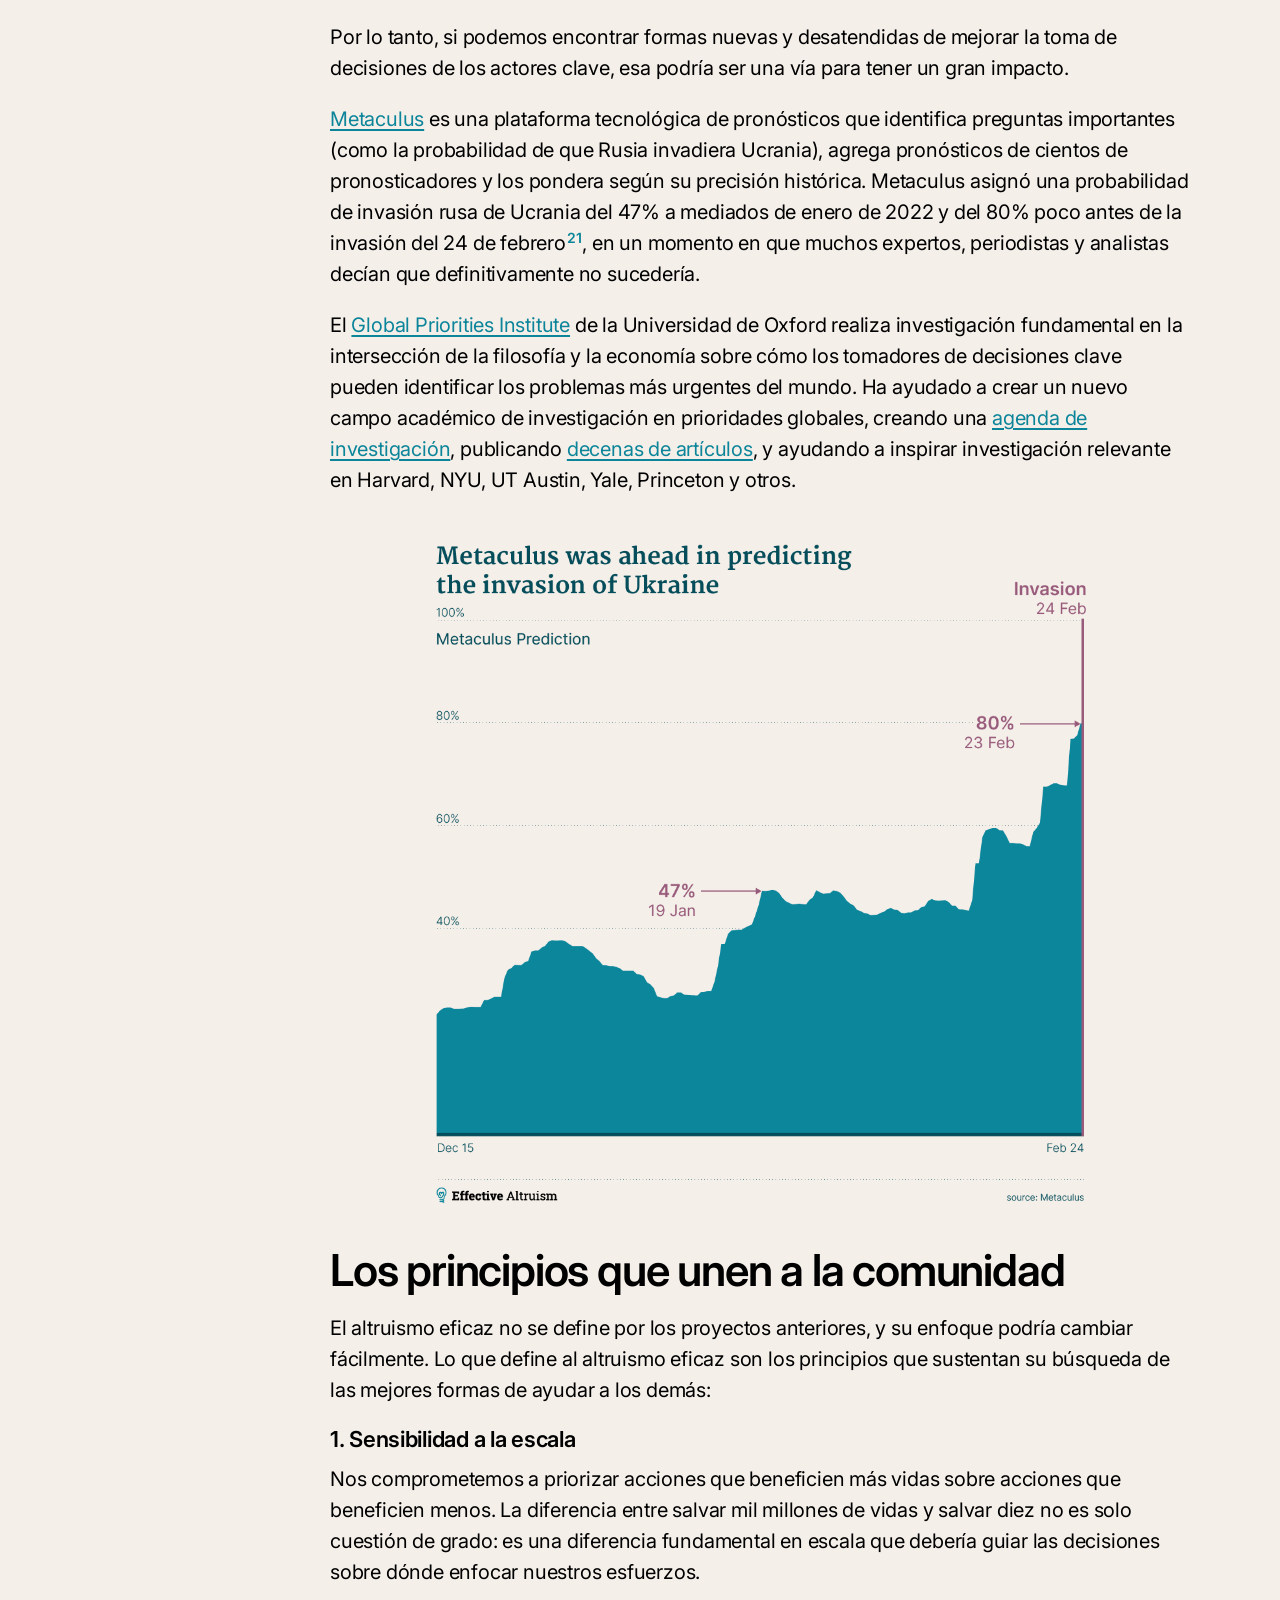
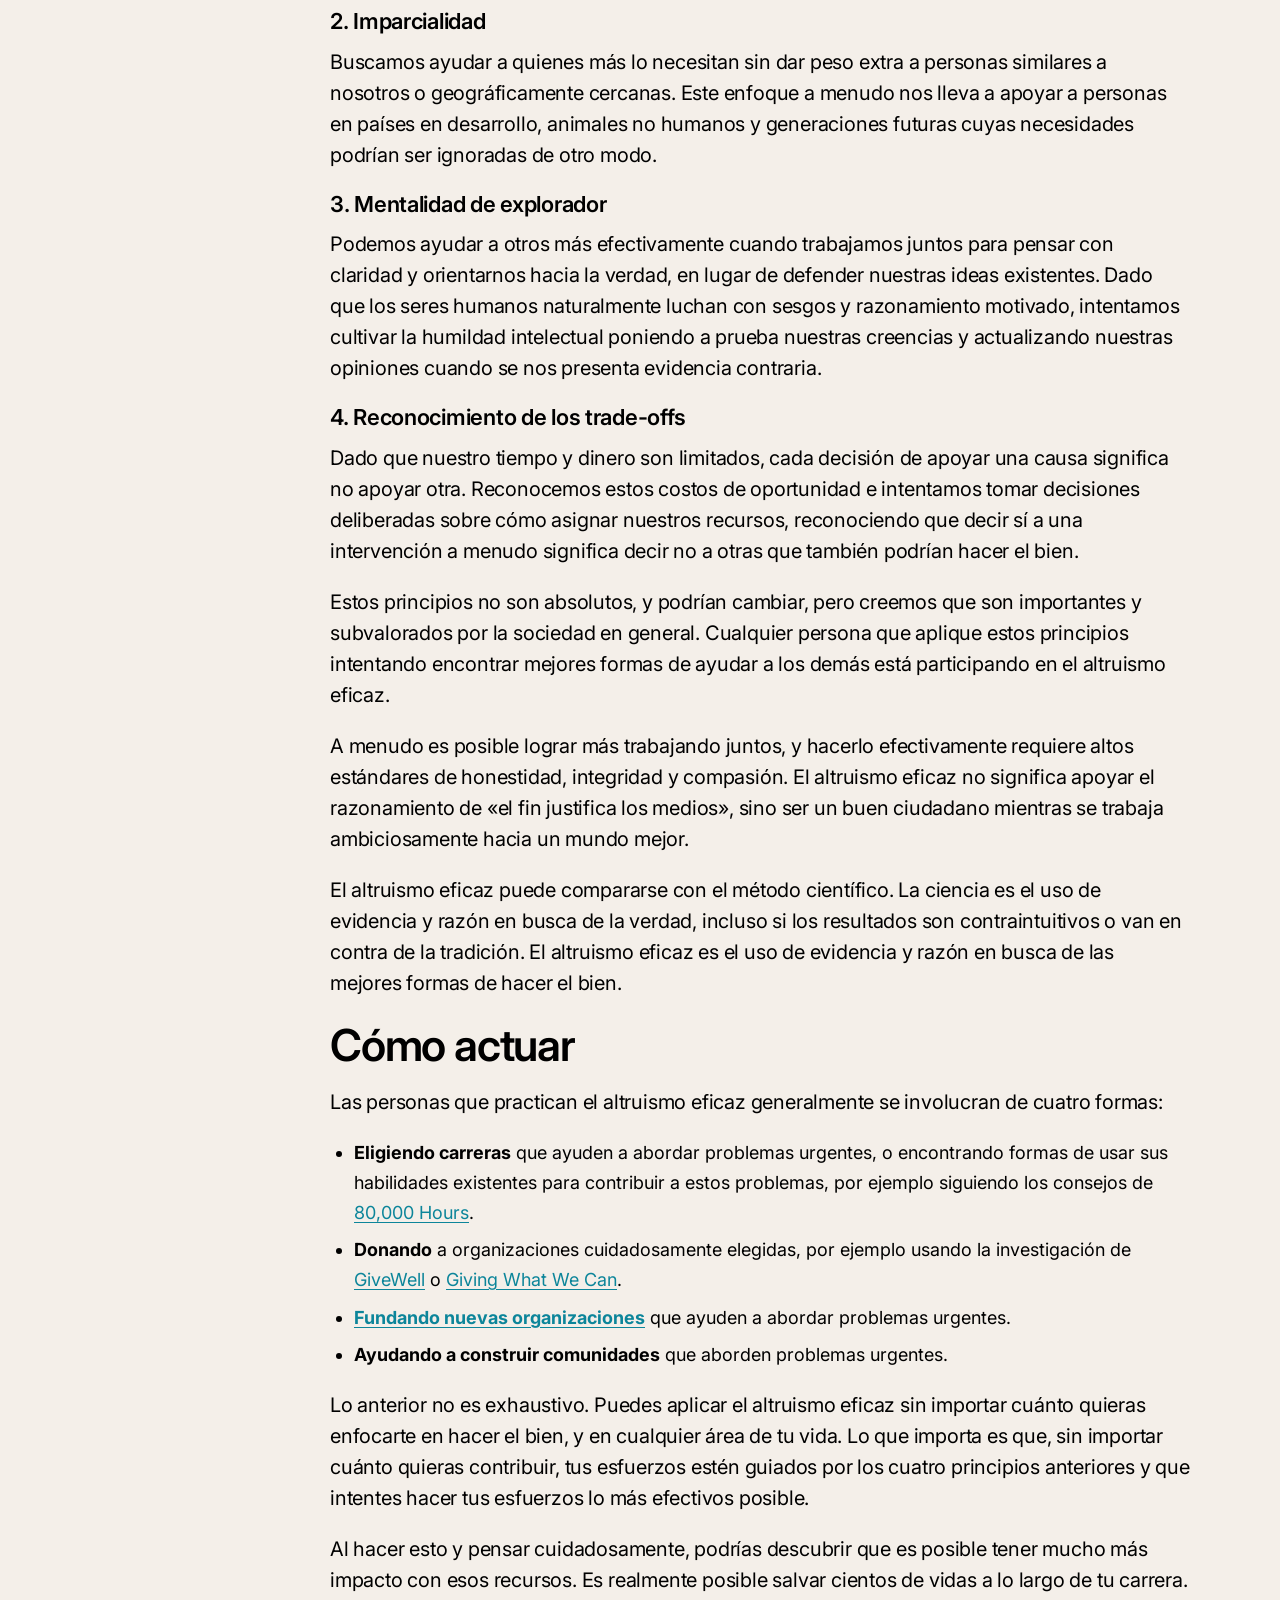
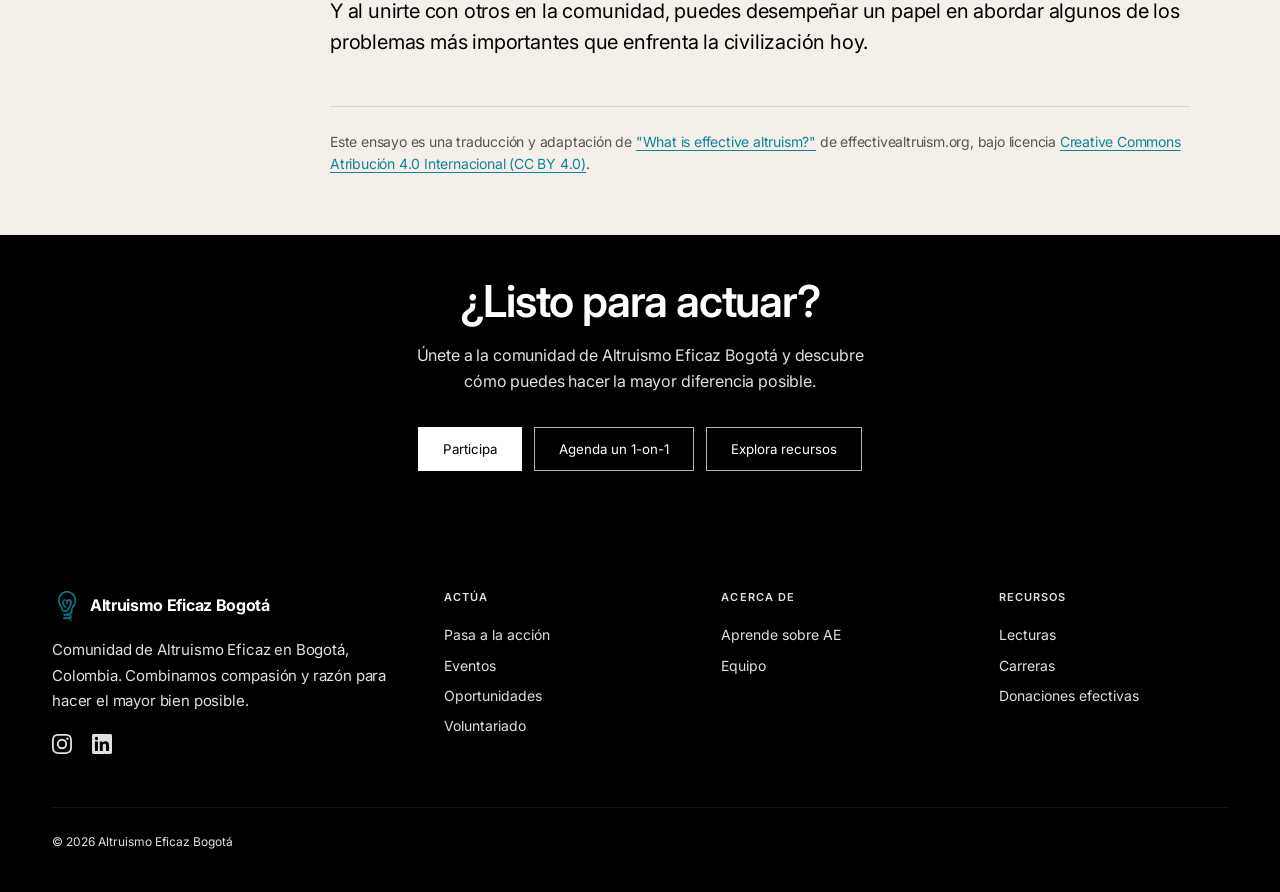
<file: about-ea.html>
<!DOCTYPE html>
<html lang="es">
<head>
  <meta charset="UTF-8">
  <meta name="viewport" content="width=device-width, initial-scale=1.0">
  <title data-lang="es">¿Qué es el Altruismo Eficaz? — Altruismo Eficaz Bogotá</title>
  <meta name="description" content="El Altruismo Eficaz usa evidencia y razón para encontrar las mejores formas de ayudar a los demás.">
  <meta property="og:title" content="¿Qué es el Altruismo Eficaz? — Altruismo Eficaz Bogotá">
  <meta property="og:description" content="El Altruismo Eficaz usa evidencia y razón para encontrar las mejores formas de ayudar a los demás.">
  <meta property="og:type" content="website">
  <meta property="og:image" content="https://website-three-orpin.vercel.app/img/hero.jpg">
  <link rel="canonical" href="https://website-three-orpin.vercel.app/about-ea.html">
  <link rel="preconnect" href="https://fonts.googleapis.com">
  <link rel="preconnect" href="https://fonts.gstatic.com" crossorigin>
  <link href="https://fonts.googleapis.com/css2?family=Inter:wght@400;500;600;700;800&family=Source+Serif+4:ital,opsz,wght@1,8..60,400;1,8..60,500&display=swap" rel="stylesheet">
  <link rel="icon" type="image/png" href="img/favicon.png">
  <link rel="apple-touch-icon" href="img/apple-touch-icon.png">
  <link rel="stylesheet" href="css/style.css">
</head>
<body>

  <!-- Navbar -->
  <nav class="navbar">
    <div class="container">
      <a href="index.html" class="nav-logo">
        <img src="img/logo-ea.png" alt="EA" class="nav-logo-icon">
        <span>Altruismo Eficaz Bogotá</span>
      </a>
      <div class="nav-links">
        <div class="nav-dropdown"><button class="nav-dropdown-toggle" type="button" aria-expanded="false" aria-haspopup="true"><span data-lang="es">Aprende</span><span data-lang="en">Learn</span><svg class="nav-dropdown-caret" viewBox="0 0 20 20" aria-hidden="true"><path d="M5.22 8.22a.75.75 0 0 1 1.06 0L10 11.94l3.72-3.72a.75.75 0 1 1 1.06 1.06l-4.25 4.25a.75.75 0 0 1-1.06 0L5.22 9.28a.75.75 0 0 1 0-1.06Z"/></svg></button><div class="nav-dropdown-menu" role="menu"><a href="about-ea.html" role="menuitem"><span data-lang="es">Ensayo introductorio</span><span data-lang="en">Intro essay</span></a><a href="faq.html" role="menuitem"><span data-lang="es">Preguntas frecuentes</span><span data-lang="en">FAQs</span></a><a href="recursos-espanol.html" role="menuitem"><span data-lang="es">Recursos en español</span><span data-lang="en">Spanish resources</span></a><a href="resources.html" role="menuitem"><span data-lang="es">Videos, libros, podcasts</span><span data-lang="en">Videos, books, podcasts</span></a><a href="https://www.effectivealtruism.org/courses/introductory-program" target="_blank" rel="noopener noreferrer" role="menuitem"><span data-lang="es">Curso introductorio online</span><span data-lang="en">Online intro course</span><span class="nav-dropdown-ext" aria-hidden="true">↗</span></a><a href="https://www.effectivealtruism.org/stories" target="_blank" rel="noopener noreferrer" role="menuitem"><span data-lang="es">Historias de la comunidad</span><span data-lang="en">Community stories</span><span class="nav-dropdown-ext" aria-hidden="true">↗</span></a><span class="nav-dropdown-placeholder" role="menuitem" aria-disabled="true"><span data-lang="es">Newsletter de EA</span><span data-lang="en">EA Newsletter</span></span><a href="https://forum.effectivealtruism.org/handbook" target="_blank" rel="noopener noreferrer" role="menuitem"><span data-lang="es">Manual de EA</span><span data-lang="en">EA Handbook</span><span class="nav-dropdown-ext" aria-hidden="true">↗</span></a><a href="https://forum.effectivealtruism.org/" target="_blank" rel="noopener noreferrer" role="menuitem"><span data-lang="es">Foro de EA</span><span data-lang="en">EA Forum</span><span class="nav-dropdown-ext" aria-hidden="true">↗</span></a></div></div>
        <a href="get-involved.html"><span data-lang="es">Actúa</span><span data-lang="en">Take action</span></a>
        <a href="events.html"><span data-lang="es">Eventos</span><span data-lang="en">Events</span></a>
        <a href="opportunities.html"><span data-lang="es">Oportunidades</span><span data-lang="en">Opportunities</span></a>
        <a href="team.html"><span data-lang="es">Equipo</span><span data-lang="en">Team</span></a>
        <a href="https://www.effectivealtruism.org/ea-global" target="_blank" rel="noopener noreferrer"><span data-lang="es">Conferencias</span><span data-lang="en">Conferences</span><span class="nav-ext" aria-hidden="true">↗</span></a>
      </div>
      <div class="nav-right">
        <div class="lang-toggle">
          <button data-lang="es">ES</button>
          <button data-lang="en">EN</button>
        </div>
        <button class="hamburger" aria-label="Menu">
          <span></span><span></span><span></span>
        </button>
      </div>
    </div>
  </nav>

  <!-- Mobile Nav -->
  <div class="mobile-nav">
    <a href="index.html"><span data-lang="es">Inicio</span><span data-lang="en">Home</span></a>
    <div class="nav-dropdown"><button class="nav-dropdown-toggle" type="button" aria-expanded="false" aria-haspopup="true"><span data-lang="es">Aprende</span><span data-lang="en">Learn</span><svg class="nav-dropdown-caret" viewBox="0 0 20 20" aria-hidden="true"><path d="M5.22 8.22a.75.75 0 0 1 1.06 0L10 11.94l3.72-3.72a.75.75 0 1 1 1.06 1.06l-4.25 4.25a.75.75 0 0 1-1.06 0L5.22 9.28a.75.75 0 0 1 0-1.06Z"/></svg></button><div class="nav-dropdown-menu" role="menu"><a href="about-ea.html" role="menuitem"><span data-lang="es">Ensayo introductorio</span><span data-lang="en">Intro essay</span></a><a href="faq.html" role="menuitem"><span data-lang="es">Preguntas frecuentes</span><span data-lang="en">FAQs</span></a><a href="recursos-espanol.html" role="menuitem"><span data-lang="es">Recursos en español</span><span data-lang="en">Spanish resources</span></a><a href="resources.html" role="menuitem"><span data-lang="es">Videos, libros, podcasts</span><span data-lang="en">Videos, books, podcasts</span></a><a href="https://www.effectivealtruism.org/courses/introductory-program" target="_blank" rel="noopener noreferrer" role="menuitem"><span data-lang="es">Curso introductorio online</span><span data-lang="en">Online intro course</span><span class="nav-dropdown-ext" aria-hidden="true">↗</span></a><a href="https://www.effectivealtruism.org/stories" target="_blank" rel="noopener noreferrer" role="menuitem"><span data-lang="es">Historias de la comunidad</span><span data-lang="en">Community stories</span><span class="nav-dropdown-ext" aria-hidden="true">↗</span></a><span class="nav-dropdown-placeholder" role="menuitem" aria-disabled="true"><span data-lang="es">Newsletter de EA</span><span data-lang="en">EA Newsletter</span></span><a href="https://forum.effectivealtruism.org/handbook" target="_blank" rel="noopener noreferrer" role="menuitem"><span data-lang="es">Manual de EA</span><span data-lang="en">EA Handbook</span><span class="nav-dropdown-ext" aria-hidden="true">↗</span></a><a href="https://forum.effectivealtruism.org/" target="_blank" rel="noopener noreferrer" role="menuitem"><span data-lang="es">Foro de EA</span><span data-lang="en">EA Forum</span><span class="nav-dropdown-ext" aria-hidden="true">↗</span></a></div></div>
    <a href="get-involved.html"><span data-lang="es">Actúa</span><span data-lang="en">Take action</span></a>
    <a href="events.html"><span data-lang="es">Eventos</span><span data-lang="en">Events</span></a>
    <a href="opportunities.html"><span data-lang="es">Oportunidades</span><span data-lang="en">Opportunities</span></a>
    <a href="team.html"><span data-lang="es">Equipo</span><span data-lang="en">Team</span></a>
    <a href="https://www.effectivealtruism.org/ea-global" target="_blank" rel="noopener noreferrer"><span data-lang="es">Conferencias</span><span data-lang="en">Conferences</span><span class="nav-ext" aria-hidden="true">↗</span></a>
  </div>

  <!-- Page Header -->
  <section class="page-header">
    <div class="container">
      <h1>
        <span data-lang="es">¿Qué es el altruismo eficaz?</span>
        <span data-lang="en">What is effective altruism?</span>
      </h1>
      <p>
        <span data-lang="es">Basado en el ensayo introductorio de <a href="https://www.effectivealtruism.org/articles/introduction-to-effective-altruism" target="_blank" rel="noopener noreferrer" style="color: inherit; text-decoration: underline;">effectivealtruism.org</a></span>
        <span data-lang="en">Based on the introductory essay from <a href="https://www.effectivealtruism.org/articles/introduction-to-effective-altruism" target="_blank" rel="noopener noreferrer" style="color: inherit; text-decoration: underline;">effectivealtruism.org</a></span>
      </p>
    </div>
  </section>

  <!-- Audio Player Widget -->
  <div class="audio-player" id="audio-player">
    <div class="container">
      <div class="audio-player-inner">
        <div class="audio-controls">
          <button class="audio-btn audio-skip" id="audio-back" title="-10s" aria-label="Retroceder 10 segundos">
            <svg width="32" height="32" viewBox="0 0 24 24" fill="none" stroke="currentColor" stroke-width="1.5" stroke-linecap="round" stroke-linejoin="round"><path d="M2.5 4v5.5h5.5"/><path d="M4 14a8 8 0 1 0 1.6-7.2L2.5 9.5"/></svg>
            <span class="skip-label">10</span>
          </button>
          <button class="audio-btn audio-play" id="audio-play" aria-label="Play">
            <svg class="icon-play" width="20" height="20" viewBox="0 0 24 24" fill="currentColor"><polygon points="6 3 20 12 6 21 6 3"/></svg>
            <svg class="icon-pause" width="20" height="20" viewBox="0 0 24 24" fill="currentColor" style="display:none"><rect x="5" y="3" width="5" height="18" rx="1"/><rect x="14" y="3" width="5" height="18" rx="1"/></svg>
          </button>
          <button class="audio-btn audio-skip" id="audio-fwd" title="+10s" aria-label="Adelantar 10 segundos">
            <svg width="32" height="32" viewBox="0 0 24 24" fill="none" stroke="currentColor" stroke-width="1.5" stroke-linecap="round" stroke-linejoin="round"><path d="M21.5 4v5.5h-5.5"/><path d="M20 14a8 8 0 1 1-1.6-7.2L21.5 9.5"/></svg>
            <span class="skip-label">10</span>
          </button>
        </div>
        <div class="audio-progress-wrap">
          <span class="audio-time" id="audio-current">00:00</span>
          <input type="range" class="audio-progress" id="audio-progress" min="0" max="100" value="0" step="0.1">
          <span class="audio-time" id="audio-duration">00:00</span>
        </div>
        <div class="audio-right">
          <button class="audio-btn audio-speed" id="audio-speed">Speed 1x</button>
        </div>
      </div>
    </div>
  </div>

  <!-- Essay -->
  <section class="section bg-paper">
    <div class="container essay-layout">

      <!-- Sidebar TOC -->
      <aside class="essay-sidebar" id="essay-sidebar">
        <nav class="essay-toc" aria-label="Table of contents">
          <div class="essay-toc-actions">
            <button class="essay-action-btn" id="btn-listen" title="Escuchar / Listen">
              <svg width="18" height="18" viewBox="0 0 24 24" fill="none" stroke="currentColor" stroke-width="2" stroke-linecap="round" stroke-linejoin="round"><polygon points="11 5 6 9 2 9 2 15 6 15 11 19 11 5"/><path d="M15.54 8.46a5 5 0 0 1 0 7.07"/><path d="M19.07 4.93a10 10 0 0 1 0 14.14"/></svg>
              <span data-lang="es">Escuchar</span>
              <span data-lang="en">Listen</span>
            </button>
            <button class="essay-action-btn" id="btn-share" title="Compartir / Share">
              <svg width="18" height="18" viewBox="0 0 24 24" fill="none" stroke="currentColor" stroke-width="2" stroke-linecap="round" stroke-linejoin="round"><circle cx="18" cy="5" r="3"/><circle cx="6" cy="12" r="3"/><circle cx="18" cy="19" r="3"/><line x1="8.59" y1="13.51" x2="15.42" y2="17.49"/><line x1="15.41" y1="6.51" x2="8.59" y2="10.49"/></svg>
              <span data-lang="es">Compartir</span>
              <span data-lang="en">Share</span>
            </button>
          </div>
          <ul class="essay-toc-list" data-lang="es">
            <li><a href="#es-intro" class="toc-link active">Introducción</a></li>
            <li><a href="#es-ejemplos" class="toc-link">Ejemplos en acción</a>
              <ul>
                <li><a href="#es-pandemias" class="toc-link">Prevenir la próxima pandemia</a></li>
                <li><a href="#es-salud" class="toc-link">Suministros médicos en países pobres</a></li>
                <li><a href="#es-ia" class="toc-link">Crear el campo de alineación de IA</a></li>
                <li><a href="#es-animales" class="toc-link">Acabar con la ganadería industrial</a></li>
                <li><a href="#es-decisiones" class="toc-link">Mejorar la toma de decisiones</a></li>
              </ul>
            </li>
            <li><a href="#es-valores" class="toc-link">Los principios que unen a la comunidad</a></li>
            <li><a href="#es-actuar" class="toc-link">Cómo actuar</a></li>
          </ul>
          <ul class="essay-toc-list" data-lang="en">
            <li><a href="#en-intro" class="toc-link active">Introduction</a></li>
            <li><a href="#en-examples" class="toc-link">Examples in action</a>
              <ul>
                <li><a href="#en-pandemics" class="toc-link">Preventing the next pandemic</a></li>
                <li><a href="#en-health" class="toc-link">Medical supplies in poor countries</a></li>
                <li><a href="#en-ai" class="toc-link">Creating the AI alignment field</a></li>
                <li><a href="#en-animals" class="toc-link">Ending factory farming</a></li>
                <li><a href="#en-decisions" class="toc-link">Improving decision-making</a></li>
              </ul>
            </li>
            <li><a href="#en-values" class="toc-link">Principles that unite the community</a></li>
            <li><a href="#en-action" class="toc-link">How to take action</a></li>
          </ul>
        </nav>
      </aside>

      <!-- Essay Content -->
      <div class="content-block content-block-lg fade-in">

        <div data-lang="es">
          <div id="es-intro"></div>
          <p>El altruismo eficaz es un proyecto que busca encontrar las mejores formas de ayudar a los demás, y ponerlas en práctica.</p>
          <p>Es tanto un <strong>campo de investigación</strong>, que busca identificar los problemas más urgentes del mundo y las mejores soluciones, como una <strong>comunidad práctica</strong> que usa esos hallazgos para hacer el bien.</p>
          <p>Este proyecto importa porque, aunque muchos intentos de hacer el bien fracasan, algunos son enormemente efectivos. Por ejemplo, algunas organizaciones benéficas ayudan 100 o incluso 1.000 veces más personas que otras con la misma cantidad de recursos.</p>
          <p>Esto significa que al pensar cuidadosamente sobre las mejores formas de ayudar, podemos hacer mucho más para abordar los mayores problemas del mundo.</p>
          <p>El altruismo eficaz fue formalizado por académicos de la Universidad de Oxford, pero se ha extendido por todo el mundo y está siendo aplicado por decenas de miles de personas en más de 70 países.<span class="fn"><span class="fn-ref">1</span><span class="fn-popup">Se puede ver la distribución global de grupos locales de AE en el <a href="https://forum.effectivealtruism.org/community" target="_blank" rel="noopener noreferrer">EA Forum</a>, que lista grupos en más de 70 países.</span></span></p>
          <p>Las personas inspiradas por el altruismo eficaz han trabajado en proyectos que van desde financiar la distribución de 200 millones de mosquiteros contra la malaria, hasta investigación académica sobre el futuro de la inteligencia artificial, pasando por campañas para políticas que prevengan la próxima pandemia.</p>
          <p>No les une una solución particular a los problemas del mundo, sino una forma de pensar. Intentan encontrar formas <em>inusualmente</em> buenas de ayudar, para que una cantidad dada de esfuerzo llegue inusualmente lejos. A continuación verás algunos ejemplos de lo que han hecho hasta ahora, seguidos de los principios que los unen.</p>

          <h2 id="es-ejemplos">Ejemplos del altruismo eficaz en acción</h2>

          <h3 id="es-pandemias">Prevenir la próxima pandemia</h3>
          <p>Las personas en el altruismo eficaz <a href="https://forum.effectivealtruism.org/topics/itn-framework" target="_blank" rel="noopener noreferrer">suelen intentar</a> identificar problemas que son grandes en escala, abordables y desatendidos injustamente.<span class="fn"><span class="fn-ref">2</span><span class="fn-popup">Cuanto menos desatendido esté un problema, más se habrán aprovechado las mejores oportunidades, y más difícil será para una persona adicional generar impacto. De hecho, hay <a href="https://web.archive.org/web/20220728174703/https:/www.fhi.ox.ac.uk/law-of-logarithmic-returns/" target="_blank" rel="noopener noreferrer">buenas razones para esperar</a> que los retornos de inversión en un problema sean aproximadamente logarítmicos. Los retornos logarítmicos implican que si se ha invertido 10 veces más en una causa que en otra, los recursos adicionales lograrán aproximadamente 1/10 del progreso. Si ambos problemas son igualmente importantes, una persona adicional trabajando en el más desatendido tendrá diez veces más impacto.</span></span> El objetivo es encontrar las mayores brechas en los esfuerzos actuales, para descubrir dónde una persona adicional puede tener el mayor impacto. Un problema que parece cumplir con esos criterios es la prevención de pandemias.</p>
          <p>Investigadores del altruismo eficaz argumentaron <a href="https://www.openphilanthropy.org/research/biosecurity/" target="_blank" rel="noopener noreferrer">desde 2014</a> que, dada la historia de cuasi-catástrofes, había una buena probabilidad de que una gran pandemia ocurriera durante nuestras vidas.</p>
          <p>Pero la preparación para la próxima pandemia estaba, y sigue estando, enormemente desfinanciada en comparación con otros problemas globales. EE.UU. invierte alrededor de USD 8.000 millones al año en prevención de pandemias, comparado con alrededor de USD 280.000 millones al año en contraterrorismo en la última década.<span class="fn"><span class="fn-ref">3</span><span class="fn-popup">De 2010 a 2019, el financiamiento federal de EE.UU. para seguridad sanitaria se estima en USD 141.000 millones. El 55% se destinó a lo que podría prevenir futuras pandemias, es decir, unos USD 8.000 millones anuales. Fuente: Watson, Crystal, et al., Health Security 16.5 (2018): 281-303. Por otro lado, Crawford (Watson Institute, Brown University, 2021) calcula el gasto en contraterrorismo de 2001 a 2022 en USD 5,8 billones, o USD 290.000 millones anuales.</span></span></p>
          <img src="img/essay/preventing-pandemics.png" alt="Gasto en prevención de pandemias vs. contraterrorismo" class="essay-img" loading="lazy">
          <p>Prevenir ataques terroristas es ciertamente importante. Pero la escala del problema parece menor. En los últimos 50 años, alrededor de 500.000 personas han sido asesinadas por el terrorismo. Pero solo el COVID-19 mató a más de 21 millones de personas<span class="fn"><span class="fn-ref">4</span><span class="fn-popup">Muertes por terrorismo de 1970 a 2020: aproximadamente 456.000, según la <a href="https://web.archive.org/web/20220811132237/https:/www.start.umd.edu/gtd/search/Results.aspx?chart=fatalities&amp;casualties_type=&amp;casualties_max=" target="_blank" rel="noopener noreferrer">Global Terrorism Database 2020</a>. Muertes por COVID-19: The Economist estimó un exceso de mortalidad acumulado de 21,47 millones a junio de 2022 (vía <a href="https://web.archive.org/web/20220728171227/https:/ourworldindata.org/grapher/excess-deaths-cumulative-economist-single-entity?country=~OWID_WRL" target="_blank" rel="noopener noreferrer">Our World in Data</a>). Las muertes confirmadas son menores (~6 millones), pero excluyen las causadas indirectamente o no reportadas.</span></span>, sin contar los 40 millones de muertos por el VIH/SIDA.<span class="fn"><span class="fn-ref">5</span><span class="fn-popup">«40,1 millones [33,6 millones - 48,6 millones] de personas han muerto por enfermedades relacionadas con el SIDA desde el inicio de la epidemia.» <a href="https://www.unaids.org/en/resources/fact-sheet" target="_blank" rel="noopener noreferrer">ONUSIDA, Hoja informativa 2022</a>.</span></span></p>
          <img src="img/essay/people-died-pandemics.png" alt="Muertes históricas por pandemias" class="essay-img" loading="lazy">
          <p>En 2016, Open Philanthropy, una fundación inspirada por el altruismo eficaz, se convirtió en el mayor financiador del Johns Hopkins Center for Health Security,<span class="fn"><span class="fn-ref">6</span><span class="fn-popup">Open Philanthropy, una fundación inspirada por el altruismo eficaz, financió por primera vez al Johns Hopkins Center for Health Security (CHS) <a href="https://web.archive.org/web/20220728171005/https:/www.openphilanthropy.org/grants/johns-hopkins-center-for-health-security-emerging-leaders-in-biosecurity-initiative/" target="_blank" rel="noopener noreferrer">en 2016</a>, seguido de varias otras donaciones grandes, incluyendo una de <a href="https://web.archive.org/web/20220728171246/https:/www.openphilanthropy.org/grants/johns-hopkins-center-for-health-security-biosecurity-global-health-security-and-global-catastrophic-risks-2017/" target="_blank" rel="noopener noreferrer">USD 16 millones en 2017</a> y otra de <a href="https://web.archive.org/web/20220728171354/https:/www.openphilanthropy.org/grants/johns-hopkins-center-for-health-security-biosecurity-global-health-security-and-global-catastrophic-risks-2019/" target="_blank" rel="noopener noreferrer">USD 19,5 millones en 2019</a>.</span></span> uno de los pocos grupos que investiga mejores respuestas políticas a las pandemias, y fue un grupo importante en la respuesta al COVID-19. Cuando llegó el COVID-19, miembros de la comunidad fundaron <a href="https://www.1daysooner.org/" target="_blank" rel="noopener noreferrer">1DaySooner</a>, una organización sin fines de lucro que aboga por ensayos de desafío humano. En este tipo de ensayo de vacunas, voluntarios sanos son deliberadamente infectados con la enfermedad, permitiendo una prueba casi instantánea de la vacuna. Como uno de los pocos defensores de esta intervención, 1DaySooner ha inscrito a más de 30.000 voluntarios<span class="fn"><span class="fn-ref">7</span><span class="fn-popup">38.659 voluntarios al 7 de julio de 2022. <a href="https://web.archive.org/web/20220707165739/https:/www.1daysooner.org/" target="_blank" rel="noopener noreferrer">1DaySooner</a>.</span></span> y desempeñó un papel importante en el inicio del primer ensayo de desafío humano de COVID-19 en el mundo. Este modelo puede repetirse cuando enfrentemos la próxima pandemia.</p>
          <p>Miembros de la comunidad de altruismo eficaz ayudaron a crear el <a href="https://biodefensecommission.org/reports/the-apollo-program-for-biodefense-winning-the-race-against-biological-threats/" target="_blank" rel="noopener noreferrer">Programa Apollo para la Biodefensa</a>, una propuesta de política pública de miles de millones de dólares diseñada para prevenir la próxima pandemia.</p>
          <p>En el altruismo eficaz, una vez identificado un problema grande y desatendido, la comunidad busca soluciones que tengan posibilidades de contribuir significativamente a resolverlo y que estén desatendidas por otros que trabajan en ese mismo problema.</p>

          <aside style="background: #000000; color: #ffffff; padding: 2.5rem 2rem; margin: 3rem 0; border-radius: 4px;">
            <h3 style="color: #ffffff; margin-top: 0; margin-bottom: 0.75rem; font-size: 1.5rem;">Más ideas sobre cómo hacer la diferencia</h3>
            <p style="color: rgba(255,255,255,0.85); margin-bottom: 1.5rem;">Suscríbete al newsletter de Altruismo Eficaz Bogotá para recibir oportunidades, eventos y recursos seleccionados.</p>
            <a href="index.html#newsletter" class="btn btn-salmon">Suscribirme</a>
          </aside>

          <h3 id="es-salud">Proveer suministros médicos básicos en países pobres</h3>
          <p>Es común decir que la caridad empieza por casa, pero en el altruismo eficaz, la caridad empieza donde podemos ayudar más. Y eso a menudo significa enfocarse en las personas más desatendidas por el sistema actual, que suelen ser aquellas más distantes de nosotros.</p>
          <p>Más de 700 millones de personas viven con menos de USD 1,90 al día.<span class="fn"><span class="fn-ref">8</span><span class="fn-popup">Antes de COVID-19, el número de personas viviendo con menos de USD 1,90 al día había disminuido a 689 millones en 2017. Sin embargo, las estimaciones ahora apuntan al primer aumento en la tasa de pobreza extrema desde 1998, llevando a unos 731 millones de personas. <a href="https://unstats.un.org/sdgs/report/2021/goal-01/" target="_blank" rel="noopener noreferrer">ONU, ODS 1</a>. Estas estimaciones están ajustadas por paridad de poder adquisitivo.</span></span></p>
          <p>En contraste, un estadounidense cerca de la línea de pobreza vive con 20 veces más, y el graduado universitario promedio en EE.UU. vive con aproximadamente 107 veces más. Esto lo ubica en el 1,3% más rico del mundo.<span class="fn"><span class="fn-ref">9</span><span class="fn-popup">La línea de pobreza de EE.UU. para una persona es un ingreso anual de <a href="https://web.archive.org/web/20220728171458/https:/aspe.hhs.gov/topics/poverty-economic-mobility/poverty-guidelines" target="_blank" rel="noopener noreferrer">USD 13.590</a>, o USD 37,23/día, 20 veces la línea internacional de USD 1,90 (ajustada por paridad). Según el <a href="https://web.archive.org/web/20220728171531/https:/www.census.gov/data/tables/2022/demo/acs-2019.html" target="_blank" rel="noopener noreferrer">censo de 2019</a>, trabajadores a tiempo completo de 25-65 años con título universitario ganaban una mediana de USD 74.000/año (USD 202,7/día = 107 veces USD 1,90). Ingreso post-impuestos de USD 53.000 ubica a la persona en el 1,3% más rico según la <a href="https://web.archive.org/web/20220728165745/https:/howrichami.givingwhatwecan.org/how-rich-am-i" target="_blank" rel="noopener noreferrer">calculadora de Giving What We Can</a>.</span></span></p>
          <img src="img/essay/income-inequality.png" alt="Distribución global del ingreso" class="essay-img" loading="lazy">
          <p>La desigualdad global es extrema. Debido a esto, transferir recursos a las personas más pobres del mundo puede generar un enorme bien. En los países más ricos como EE.UU. y el Reino Unido, los gobiernos suelen estar dispuestos a gastar más de USD 1 millón para salvar una vida.<span class="fn"><span class="fn-ref">10</span><span class="fn-popup">El NICE del Reino Unido recomienda gastar hasta £30.000 por <a href="https://en.wikipedia.org/wiki/Quality-adjusted_life_year" target="_blank" rel="noopener noreferrer">año de vida ajustado por calidad</a> (AVAC) ganado. En salud global, se estima que salvar una vida equivale a 30 AVAC. Esto implica un costo de salvar una vida de 30 × £30.000 = £900.000 ≈ USD 1,1 millones. <a href="https://web.archive.org/web/20220728173611/https:/www.nice.org.uk/process/pmg4/chapter/incorporating-health-economics" target="_blank" rel="noopener noreferrer">NICE, 2012</a>.</span></span> Esto bien vale la pena, pero en los países más pobres del mundo, el costo de salvar una vida es mucho menor.</p>
          <p><a href="https://www.givewell.org/" target="_blank" rel="noopener noreferrer">GiveWell</a> es una organización que investiga a profundidad para encontrar los proyectos de salud y desarrollo más respaldados por evidencia y costo-efectivos. Descubrió que aunque <a href="https://www.givewell.org/international/technical/criteria/impact/failure-stories" target="_blank" rel="noopener noreferrer">muchas intervenciones de ayuda no funcionan</a>, algunas, como proveer mosquiteros tratados con insecticida, pueden salvar la vida de un niño por aproximadamente USD 5.500 en promedio. Eso es 180 veces menos.<span class="fn"><span class="fn-ref">11</span><span class="fn-popup"><a href="https://www.givewell.org/" target="_blank" rel="noopener noreferrer">GiveWell</a> es una organización que investiga a profundidad para encontrar los proyectos de salud y desarrollo más respaldados por evidencia y costo-efectivos. Descubrió que aunque <a href="https://www.givewell.org/international/technical/criteria/impact/failure-stories" target="_blank" rel="noopener noreferrer">muchas intervenciones no funcionan</a>, algunas, como los mosquiteros tratados con insecticida, pueden salvar la vida de un niño por aproximadamente USD 5.500 en promedio.</span></span></p>
          <p>Más de <strong>110.000 donantes individuales</strong> han usado la investigación de GiveWell para contribuir más de mil millones de dólares a sus organizaciones recomendadas, apoyando a organizaciones como la <a href="https://www.givewell.org/charities/amf" target="_blank" rel="noopener noreferrer">Against Malaria Foundation</a>, que ha distribuido más de 200 millones de mosquiteros tratados con insecticida. En conjunto, se estima que estos esfuerzos han salvado <strong>159.000 vidas</strong>.<span class="fn"><span class="fn-ref">12</span><span class="fn-popup">Más de 110.000 donantes individuales han usado la investigación de GiveWell para contribuir más de USD 1.000 millones a sus organizaciones recomendadas, apoyando a organizaciones como la <a href="https://www.givewell.org/charities/amf" target="_blank" rel="noopener noreferrer">Against Malaria Foundation</a>, que ha distribuido más de 200 millones de mosquiteros. En conjunto, se estima que estos esfuerzos han salvado 159.000 vidas.</span></span></p>
          <img src="img/essay/cost-to-save-a-life.png" alt="Costo de salvar una vida según la intervención" class="essay-img" loading="lazy">
          <p>Además de la caridad, es posible ayudar a las personas más pobres del mundo a través de los negocios. <a href="https://www.wave.com/" target="_blank" rel="noopener noreferrer">Wave</a> es una empresa de tecnología fundada por miembros de la comunidad de altruismo eficaz que permite transferir dinero a varios países africanos de forma más rápida y varias veces más barata que los servicios existentes. Es especialmente útil para migrantes que envían dinero a sus familias, y ha sido utilizada por más de 800.000 personas en países como Kenia, Uganda y Senegal. Solo en Senegal, Wave ha ahorrado a sus usuarios cientos de millones de dólares en comisiones de transferencia, alrededor del 1% del PIB del país.<span class="fn"><span class="fn-ref">13</span><span class="fn-popup">Solo en Senegal, Wave ha ahorrado a sus usuarios cientos de millones de dólares en comisiones de transferencia, alrededor del 1% del PIB del país.</span></span></p>

          <h3 id="es-ia">Ayudar a crear el campo de la investigación en alineación de IA</h3>
          <p>Las personas en el altruismo eficaz a menudo terminan enfocándose en problemas que parecen contraintuitivos, oscuros o exagerados. Pero esto se debe a que es más impactante trabajar en los problemas desatendidos por otros (en igualdad de condiciones), y estos problemas son (casi por definición) poco convencionales. Un ejemplo es el problema de alineación de la IA.</p>
          <p>La inteligencia artificial (IA) está avanzando rápidamente. Los sistemas de IA más avanzados ya son capaces de mantener conversaciones limitadas, resolver problemas de matemáticas de nivel universitario, explicar chistes, generar imágenes extremadamente realistas a partir de texto y programar código básico.<span class="fn"><span class="fn-ref">14</span><span class="fn-popup">Los principales sistemas de IA ahora pueden mantener conversaciones limitadas, resolver problemas de matemáticas de nivel universitario, explicar chistes, generar imágenes extremadamente realistas a partir de texto y programar código básico. Nada de esto era posible hace apenas diez años.</span></span> Nada de esto era posible hace apenas diez años.</p>
          <p>El objetivo final de los principales laboratorios de IA es desarrollar una IA tan buena como los seres humanos, o mejor, en todas las tareas. Es extremadamente difícil predecir el futuro de la tecnología, pero <a href="https://www.cold-takes.com/where-ai-forecasting-stands-today/" target="_blank" rel="noopener noreferrer">varios argumentos y encuestas a expertos</a> sugieren que este logro es más probable que no en este siglo. Y según <a href="https://www.openphilanthropy.org/research/could-advanced-ai-drive-explosive-economic-growth/" target="_blank" rel="noopener noreferrer">modelos económicos estándar</a>, una vez que la IA general pueda desempeñarse a nivel humano, el progreso tecnológico podría acelerarse dramáticamente.</p>
          <p>El resultado sería una transformación enorme, quizás de una importancia similar o mayor que la revolución industrial del siglo XIX. Si se maneja bien, esta transformación podría traer abundancia y prosperidad para todos. Si se maneja mal, podría resultar en una concentración extrema del poder en manos de una élite minúscula.</p>
          <p>En el peor de los casos, podríamos <a href="https://www.cold-takes.com/ai-could-defeat-all-of-us-combined/" target="_blank" rel="noopener noreferrer">perder el control</a> de los propios sistemas de IA. Incapaces de gobernar seres con capacidades muy superiores a las nuestras, nos encontraríamos con tan poco control sobre nuestro futuro como el que los chimpancés tienen sobre el suyo.</p>
          <p>Cómo asegurar que los sistemas de IA sigan promoviendo los valores humanos, incluso cuando se vuelvan iguales (o superiores) a los humanos en sus capacidades, se llama el problema de alineación de la IA, y resolverlo requiere avances en ciencias de la computación.</p>
          <p>Esto significa que el problema podría tener un impacto dramático no solo sobre la generación presente, sino también sobre todas las generaciones futuras. Eso lo hace especialmente urgente desde una perspectiva <a href="https://en.wikipedia.org/wiki/Longtermism" target="_blank" rel="noopener noreferrer">«largoplacista»</a>, una corriente de pensamiento que sostiene que mejorar el futuro a largo plazo es una prioridad moral clave de nuestro tiempo.</p>
          <p>Es difícil resumir el caso por la importancia de este problema en pocos párrafos, así que si quieres profundizar, recomendamos empezar <a href="https://www.vox.com/future-perfect/2018/12/21/18126576/ai-artificial-intelligence-machine-learning-safety-alignment" target="_blank" rel="noopener noreferrer">aquí</a>, <a href="https://80000hours.org/problem-profiles/positively-shaping-artificial-intelligence/" target="_blank" rel="noopener noreferrer">aquí</a> y <a href="https://www.cold-takes.com/most-important-century/" target="_blank" rel="noopener noreferrer">aquí</a>.</p>
          <p>A pesar de su importancia potencialmente histórica, solo unos cientos de investigadores trabajan en este problema, comparado con decenas de miles que trabajan en hacer los sistemas de IA más poderosos.<span class="fn"><span class="fn-ref">15</span><span class="fn-popup">A pesar de su importancia potencialmente histórica, solo unos cientos de investigadores trabajan en este problema, comparado con decenas de miles que trabajan en hacer los sistemas de IA más poderosos.</span></span></p>
          <img src="img/essay/ai-alignment.png" alt="Distribución de investigadores en IA: capacidades vs. seguridad" class="essay-img" loading="lazy">
          <p>El libro <a href="https://en.wikipedia.org/wiki/Superintelligence:_Paths,_Dangers,_Strategies" target="_blank" rel="noopener noreferrer">Superintelligence</a> fue publicado en 2014, exponiendo la importancia de la alineación de la IA, y se convirtió en un bestseller del New York Times.</p>
          <p>El pionero de la IA Stuart Russell, junto con otros inspirados por el altruismo eficaz, fundó el <a href="https://humancompatible.ai/" target="_blank" rel="noopener noreferrer">Center for Human-Compatible AI</a> en UC Berkeley. Este instituto de investigación busca desarrollar un nuevo paradigma de desarrollo de IA, donde promover los valores humanos sea central.</p>
          <p>Otros han ayudado a iniciar equipos enfocados en alineación de IA en laboratorios importantes como <a href="https://www.deepmind.com/safety-and-ethics" target="_blank" rel="noopener noreferrer">DeepMind</a> y <a href="https://openai.com/alignment/" target="_blank" rel="noopener noreferrer">OpenAI</a>, y a delinear agendas de investigación para la alineación de IA, en trabajos como <a href="https://arxiv.org/abs/1606.06565" target="_blank" rel="noopener noreferrer"><em>Concrete Problems in AI Safety</em></a>.</p>

          <h3 id="es-animales">Acabar con la ganadería industrial</h3>
          <p>Cada año, casi 10.000 millones de animales viven y mueren en granjas industriales solo en EE.UU.<span class="fn"><span class="fn-ref">16</span><span class="fn-popup">«Los 9.940 millones de animales criados y sacrificados en Estados Unidos representan un aumento del 26% desde 2007.» <a href="https://www.statista.com/statistics/194846/us-animals-slaughtered-annually/" target="_blank" rel="noopener noreferrer">US Animals Slaughtered, Statista</a>.</span></span>, muchos sin poder siquiera darse la vuelta durante toda su vida, o castrados sin anestesia.</p>
          <p>Mucha gente está de acuerdo en que no debemos hacer sufrir a los animales innecesariamente, pero la mayor parte de esa atención se dirige a los refugios de mascotas. En EE.UU., pasan por granjas industriales unas 1.400 veces más animales que por refugios de mascotas.<span class="fn"><span class="fn-ref">17</span><span class="fn-popup">Según la <a href="https://www.aspca.org/news/pet-statistics" target="_blank" rel="noopener noreferrer">ASPCA</a>, aproximadamente 6,3 millones de animales ingresan a refugios de mascotas en EE.UU. anualmente. Esto es 1.575 veces menos que 9.940 millones.</span></span></p>
          <p>A pesar de esto, los refugios de mascotas reciben alrededor de USD 5.000 millones al año en EE.UU., comparado con solo USD 97 millones para la defensa de animales de granja.<span class="fn"><span class="fn-ref">18</span><span class="fn-popup">La base de datos de <a href="https://www.farmedanimalfunders.org/" target="_blank" rel="noopener noreferrer">Farmed Animal Funders</a> estima alrededor de USD 97 millones anuales en financiamiento estadounidense para defensa animal (2019). El financiamiento de refugios de mascotas se estimó en alrededor de USD 5.000 millones en EE.UU. (<a href="https://www.americanhumanesociety.org/article/its-time-rethink-animal-sheltering-funding-united-states" target="_blank" rel="noopener noreferrer">American Humane, 2012</a>).</span></span></p>
          <img src="img/essay/farm-population.png" alt="Población de animales de granja" class="essay-img" loading="lazy">
          <img src="img/essay/spending-on-farms.png" alt="Gasto en bienestar animal: granjas vs. mascotas" class="essay-img" loading="lazy">
          <p>Una estrategia es la incidencia. La <a href="https://openwingalliance.org/impact" target="_blank" rel="noopener noreferrer">Open Wing Alliance</a>, que recibió financiamiento significativo de donantes inspirados por el altruismo eficaz, desarrolló una campaña para animar a grandes empresas a comprometerse a dejar de comprar huevos de gallinas enjauladas. Hasta la fecha, han logrado más de 2.200 compromisos, y como resultado más de 100 millones de aves se han librado de las jaulas.<span class="fn"><span class="fn-ref">19</span><span class="fn-popup">La <a href="https://openwingalliance.org/impact" target="_blank" rel="noopener noreferrer">Open Wing Alliance</a>, que recibió financiamiento significativo de donantes inspirados por el altruismo eficaz, desarrolló una campaña para animar a grandes empresas a comprometerse a dejar de comprar huevos de gallinas enjauladas. Hasta la fecha, han logrado más de 2.200 compromisos, y como resultado más de 100 millones de aves se han librado de las jaulas.</span></span></p>
          <p>Otra estrategia es crear proteínas alternativas que, si se hacen más baratas y sabrosas que la carne de granja industrial, podrían hacer desaparecer la demanda y acabar con la ganadería industrial. El <a href="https://gfi.org/" target="_blank" rel="noopener noreferrer">Good Food Institute</a> trabaja para impulsar esta industria, ayudando a crear empresas como Dao Foods en China y Good Catch en EE.UU., animando a grandes empresas a entrar en la industria (incluyendo JBS, la mayor empresa cárnica del mundo) y asegurando decenas de millones de dólares de apoyo gubernamental.<span class="fn"><span class="fn-ref">20</span><span class="fn-popup">El <a href="https://gfi.org/" target="_blank" rel="noopener noreferrer">Good Food Institute</a> trabaja para impulsar esta industria, ayudando a crear empresas como Dao Foods en China y Good Catch en EE.UU., animando a grandes empresas a entrar en la industria (incluyendo JBS, la mayor empresa cárnica del mundo) y asegurando decenas de millones de dólares de apoyo gubernamental.</span></span></p>
          <p>Open Philanthropy fue un <a href="https://www.openphilanthropy.org/grants/impossible-foods-rd-investment/" target="_blank" rel="noopener noreferrer">inversor temprano</a> en <a href="https://en.wikipedia.org/wiki/Impossible_Foods" target="_blank" rel="noopener noreferrer">Impossible Foods</a>, que creó la Impossible Burger, una hamburguesa completamente vegana que sabe mucho más a carne y ahora se vende en Burger King.</p>

          <h3 id="es-decisiones">Mejorar la toma de decisiones</h3>
          <p>Las personas que quieren hacer el bien a menudo prefieren abordar los problemas <em>directamente</em>, ya que es más motivador ver los efectos tangibles de sus acciones. Pero lo que importa es que el mundo mejore, no que lo hagas con tus propias manos. Por eso, las personas que aplican el altruismo eficaz a menudo intentan ayudar indirectamente, empoderando a otros.</p>
          <p>Un ejemplo de esto es mejorar la toma de decisiones. Si los actores clave (como políticos, líderes del sector privado y social, o financiadores) fueran generalmente mejores tomando decisiones, la sociedad estaría en mejor posición para enfrentar una amplia gama de problemas globales futuros, sean cuales sean.</p>
          <p>Por lo tanto, si podemos encontrar formas nuevas y desatendidas de mejorar la toma de decisiones de los actores clave, esa podría ser una vía para tener un gran impacto.</p>
          <p><a href="https://www.metaculus.com/questions/" target="_blank" rel="noopener noreferrer">Metaculus</a> es una plataforma tecnológica de pronósticos que identifica preguntas importantes (como la probabilidad de que Rusia invadiera Ucrania), agrega pronósticos de cientos de pronosticadores y los pondera según su precisión histórica. Metaculus asignó una probabilidad de invasión rusa de Ucrania del 47% a mediados de enero de 2022 y del 80% poco antes de la invasión del 24 de febrero<span class="fn"><span class="fn-ref">21</span><span class="fn-popup">Metaculus asignó una probabilidad de invasión rusa de Ucrania del 47% a mediados de enero de 2022, y del 80% poco antes de la invasión del 24 de febrero, en un momento en que muchos expertos, periodistas y analistas decían que definitivamente no sucedería.</span></span>, en un momento en que muchos expertos, periodistas y analistas decían que definitivamente no sucedería.</p>
          <p>El <a href="https://globalprioritiesinstitute.org/" target="_blank" rel="noopener noreferrer">Global Priorities Institute</a> de la Universidad de Oxford realiza investigación fundamental en la intersección de la filosofía y la economía sobre cómo los tomadores de decisiones clave pueden identificar los problemas más urgentes del mundo. Ha ayudado a crear un nuevo campo académico de investigación en prioridades globales, creando una <a href="https://globalprioritiesinstitute.org/research-agenda/" target="_blank" rel="noopener noreferrer">agenda de investigación</a>, publicando <a href="https://globalprioritiesinstitute.org/papers/" target="_blank" rel="noopener noreferrer">decenas de artículos</a>, y ayudando a inspirar investigación relevante en Harvard, NYU, UT Austin, Yale, Princeton y otros.</p>
          <img src="img/essay/metaculus.png" alt="Predicciones de Metaculus" class="essay-img" loading="lazy">

          <h2 id="es-valores">Los principios que unen a la comunidad</h2>
          <p>El altruismo eficaz no se define por los proyectos anteriores, y su enfoque podría cambiar fácilmente. Lo que define al altruismo eficaz son los principios que sustentan su búsqueda de las mejores formas de ayudar a los demás:</p>

          <h3>1. Sensibilidad a la escala</h3>
          <p>Nos comprometemos a priorizar acciones que beneficien más vidas sobre acciones que beneficien menos. La diferencia entre salvar mil millones de vidas y salvar diez no es solo cuestión de grado: es una diferencia fundamental en escala que debería guiar las decisiones sobre dónde enfocar nuestros esfuerzos.</p>

          <h3>2. Imparcialidad</h3>
          <p>Buscamos ayudar a quienes más lo necesitan sin dar peso extra a personas similares a nosotros o geográficamente cercanas. Este enfoque a menudo nos lleva a apoyar a personas en países en desarrollo, animales no humanos y generaciones futuras cuyas necesidades podrían ser ignoradas de otro modo.</p>

          <h3>3. Mentalidad de explorador</h3>
          <p>Podemos ayudar a otros más efectivamente cuando trabajamos juntos para pensar con claridad y orientarnos hacia la verdad, en lugar de defender nuestras ideas existentes. Dado que los seres humanos naturalmente luchan con sesgos y razonamiento motivado, intentamos cultivar la humildad intelectual poniendo a prueba nuestras creencias y actualizando nuestras opiniones cuando se nos presenta evidencia contraria.</p>

          <h3>4. Reconocimiento de los trade-offs</h3>
          <p>Dado que nuestro tiempo y dinero son limitados, cada decisión de apoyar una causa significa no apoyar otra. Reconocemos estos costos de oportunidad e intentamos tomar decisiones deliberadas sobre cómo asignar nuestros recursos, reconociendo que decir sí a una intervención a menudo significa decir no a otras que también podrían hacer el bien.</p>

          <p>Estos principios no son absolutos, y podrían cambiar, pero creemos que son importantes y subvalorados por la sociedad en general. Cualquier persona que aplique estos principios intentando encontrar mejores formas de ayudar a los demás está participando en el altruismo eficaz.</p>

          <p>A menudo es posible lograr más trabajando juntos, y hacerlo efectivamente requiere altos estándares de honestidad, integridad y compasión. El altruismo eficaz no significa apoyar el razonamiento de «el fin justifica los medios», sino ser un buen ciudadano mientras se trabaja ambiciosamente hacia un mundo mejor.</p>

          <p>El altruismo eficaz puede compararse con el método científico. La ciencia es el uso de evidencia y razón en busca de la verdad, incluso si los resultados son contraintuitivos o van en contra de la tradición. El altruismo eficaz es el uso de evidencia y razón en busca de las mejores formas de hacer el bien.</p>

          <h2 id="es-actuar">Cómo actuar</h2>
          <p>Las personas que practican el altruismo eficaz generalmente se involucran de cuatro formas:</p>
          <ul>
            <li><strong>Eligiendo carreras</strong> que ayuden a abordar problemas urgentes, o encontrando formas de usar sus habilidades existentes para contribuir a estos problemas, por ejemplo siguiendo los consejos de <a href="https://80000hours.org/" target="_blank" rel="noopener noreferrer">80,000 Hours</a>.</li>
            <li><strong>Donando</strong> a organizaciones cuidadosamente elegidas, por ejemplo usando la investigación de <a href="https://www.givewell.org/" target="_blank" rel="noopener noreferrer">GiveWell</a> o <a href="https://www.givingwhatwecan.org/best-charities-to-donate-to-2022" target="_blank" rel="noopener noreferrer">Giving What We Can</a>.</li>
            <li><a href="https://80000hours.org/career-reviews/founder-impactful-organisations/#lists-of-ideas" target="_blank" rel="noopener noreferrer"><strong>Fundando nuevas organizaciones</strong></a> que ayuden a abordar problemas urgentes.</li>
            <li><strong>Ayudando a construir comunidades</strong> que aborden problemas urgentes.</li>
          </ul>
          <p>Lo anterior no es exhaustivo. Puedes aplicar el altruismo eficaz sin importar cuánto quieras enfocarte en hacer el bien, y en cualquier área de tu vida. Lo que importa es que, sin importar cuánto quieras contribuir, tus esfuerzos estén guiados por los cuatro principios anteriores y que intentes hacer tus esfuerzos lo más efectivos posible.</p>
          <p>Al hacer esto y pensar cuidadosamente, podrías descubrir que es posible tener mucho más impacto con esos recursos. Es realmente posible salvar cientos de vidas a lo largo de tu carrera. Y al unirte con otros en la comunidad, puedes desempeñar un papel en abordar algunos de los problemas más importantes que enfrenta la civilización hoy.</p>

          <p style="margin-top: 3rem; padding-top: 1.5rem; border-top: 1px solid rgba(0,0,0,0.12); font-size: 0.875rem; color: #555;">Este ensayo es una traducción y adaptación de <a href="https://www.effectivealtruism.org/articles/introduction-to-effective-altruism" target="_blank" rel="noopener noreferrer">"What is effective altruism?"</a> de effectivealtruism.org, bajo licencia <a href="https://creativecommons.org/licenses/by/4.0/" target="_blank" rel="noopener noreferrer">Creative Commons Atribución 4.0 Internacional (CC BY 4.0)</a>.</p>
        </div>

        <div data-lang="en">
          <div id="en-intro"></div>
          <p>Effective altruism is a project that aims to find the best ways to help others, and put them into practice.</p>
          <p>It's both a <strong>research field</strong>, which aims to identify the world's most pressing problems and the best solutions to them, and a <strong>practical community</strong> that aims to use those findings to do good.</p>
          <p>This project matters because, while many attempts to do good fail, some are enormously effective. For instance, some charities help 100 or even 1,000 times as many people as others, when given the same amount of resources.</p>
          <p>This means that by thinking carefully about the best ways to help, we can do far more to tackle the world's biggest problems.</p>
          <p>Effective altruism was formalized by scholars at Oxford University, but has now spread around the world, and is being applied by tens of thousands of people in more than 70 countries.<span class="fn"><span class="fn-ref">1</span><span class="fn-popup">You can see the global distribution of local EA groups on the <a href="https://forum.effectivealtruism.org/community" target="_blank" rel="noopener noreferrer">Effective Altruism Forum</a>, which lists groups in over 70 countries.</span></span></p>
          <p>People inspired by effective altruism have worked on projects that range from funding the distribution of 200 million malaria nets, to academic research on the future of AI, to campaigning for policies to prevent the next pandemic.</p>
          <p>They're not united by any particular solution to the world's problems, but by a way of thinking. They try to find <em>unusually</em> good ways of helping, so that a given amount of effort goes an unusually long way. Below are some examples of what they've done so far, followed by the principles that unite them.</p>

          <h2 id="en-examples">Examples of effective altruism in action</h2>

          <h3 id="en-pandemics">Preventing the next pandemic</h3>
          <p>People in effective altruism <a href="https://forum.effectivealtruism.org/topics/itn-framework" target="_blank" rel="noopener noreferrer">typically try to</a> identify issues that are big in scale, tractable, and unfairly neglected.<span class="fn"><span class="fn-ref">2</span><span class="fn-popup">The less neglected an issue, the more the best opportunities will have been taken, so the harder it will be for an additional person to make an impact. In fact, there are <a href="https://web.archive.org/web/20220728174703/https:/www.fhi.ox.ac.uk/law-of-logarithmic-returns/" target="_blank" rel="noopener noreferrer">good reasons to expect</a> that returns to investment in an issue are roughly logarithmic. Logarithmic returns imply that if 10 times more has been invested in one cause compared to another, then additional resources will achieve about 1/10 as much progress. If the two issues are equally important, an additional person working on the more neglected one will have ten times the impact.</span></span> The aim is to find the biggest gaps in current efforts, in order to find where an additional person can have the greatest impact. One issue that seems to match those criteria is preventing pandemics.</p>
          <p>Researchers in effective altruism argued as <a href="https://www.openphilanthropy.org/research/biosecurity/" target="_blank" rel="noopener noreferrer">early as 2014</a> that, given the history of near-misses, there was a good chance that a large pandemic would happen in our lifetimes.</p>
          <p>But preparing for the next pandemic was, and remains, hugely underfunded compared to other global issues. The US invests around US$8 billion per year preventing pandemics, compared to around US$280 billion per year spent on counterterrorism over the last decade.<span class="fn"><span class="fn-ref">3</span><span class="fn-popup">From 2010 to 2019, US Federal Funding for Health Security is estimated at $141 billion. 55% was spent on what could arguably prevent future pandemics, i.e. ~$8 billion per year. Source: Watson, Crystal, et al., Health Security 16.5 (2018): 281-303. Counter-terrorism spending from 2001-2022: $5.8 trillion, or ~$290 billion per year. Source: Crawford, Watson Institute, Brown University, 2021.</span></span></p>
          <img src="img/essay/preventing-pandemics.png" alt="Pandemic prevention vs. counterterrorism spending" class="essay-img" loading="lazy">
          <p>Preventing terror attacks is certainly important. But the scale of the issue seems smaller. For instance, just to focus on the number of deaths, in the last 50 years, around 500,000 people have been killed by terrorism. But over 21 million people were killed by COVID-19 alone<span class="fn"><span class="fn-ref">4</span><span class="fn-popup">Deaths from terrorism from 1970-2020 were approximately 456,000, from the <a href="https://web.archive.org/web/20220811132237/https:/www.start.umd.edu/gtd/search/Results.aspx?chart=fatalities&amp;casualties_type=&amp;casualties_max=" target="_blank" rel="noopener noreferrer">Global Terrorism Database 2020</a>. Deaths from COVID-19: The Economist estimated cumulative excess deaths at 21.47 million as of June 2022 (via <a href="https://web.archive.org/web/20220728171227/https:/ourworldindata.org/grapher/excess-deaths-cumulative-economist-single-entity?country=~OWID_WRL" target="_blank" rel="noopener noreferrer">Our World in Data</a>). The number of confirmed deaths is lower, at around 6 million, but this excludes deaths that were indirectly caused or weren't reported.</span></span> — or consider the 40 million killed by HIV/AIDS.<span class="fn"><span class="fn-ref">5</span><span class="fn-popup">"40.1 million [33.6 million–48.6 million] people have died from AIDS-related illnesses since the start of the epidemic." <a href="https://www.unaids.org/en/resources/fact-sheet" target="_blank" rel="noopener noreferrer">UNAIDS, Global HIV &amp; AIDS statistics — Fact sheet, 2022</a>.</span></span></p>
          <p>Not to mention, a future pandemic could easily be much worse than COVID-19: there's nothing to rule out a disease that's more infectious than the Omicron variant, but that's as deadly as smallpox.</p>
          <img src="img/essay/people-died-pandemics.png" alt="Historical pandemic deaths" class="essay-img" loading="lazy">
          <p>In 2016, Open Philanthropy — a foundation inspired by effective altruism — became the largest funder of the <a href="https://www.centerforhealthsecurity.org/" target="_blank" rel="noopener noreferrer">Johns Hopkins Center for Health Security</a>,<span class="fn"><span class="fn-ref">6</span><span class="fn-popup">Open Philanthropy first funded the Johns Hopkins Center for Health Security (CHS) <a href="https://web.archive.org/web/20220728171005/https:/www.openphilanthropy.org/grants/johns-hopkins-center-for-health-security-emerging-leaders-in-biosecurity-initiative/" target="_blank" rel="noopener noreferrer">in 2016</a>. This was followed by several other large grants, including one for <a href="https://web.archive.org/web/20220728171246/https:/www.openphilanthropy.org/grants/johns-hopkins-center-for-health-security-biosecurity-global-health-security-and-global-catastrophic-risks-2017/" target="_blank" rel="noopener noreferrer">$16m in 2017</a> and another for <a href="https://web.archive.org/web/20220728171354/https:/www.openphilanthropy.org/grants/johns-hopkins-center-for-health-security-biosecurity-global-health-security-and-global-catastrophic-risks-2019/" target="_blank" rel="noopener noreferrer">$19.5m in 2019</a>.</span></span> which is one of the few groups doing research to identify better policy responses to pandemics, and was an important group in the response to COVID-19.</p>
          <p>When COVID-19 broke out, members of the community founded <a href="https://www.1daysooner.org/" target="_blank" rel="noopener noreferrer">1DaySooner</a>, a non-profit that advocates for human challenge trials. In this type of vaccine trial, healthy volunteers are deliberately infected with the disease, enabling near-instant testing of the vaccine. As one of the only advocates for this intervention, 1DaySooner has signed up over 30,000 volunteers,<span class="fn"><span class="fn-ref">7</span><span class="fn-popup">38,659 volunteers, as of July 7, 2022. <a href="https://web.archive.org/web/20220707165739/https:/www.1daysooner.org/" target="_blank" rel="noopener noreferrer">1DaySooner</a>.</span></span> and played an important role in starting the world's first COVID-19 human challenge trial. This model can be repeated when we face the next pandemic.</p>
          <p>Members of the effective altruism community helped to create the <a href="https://biodefensecommission.org/reports/the-apollo-program-for-biodefense-winning-the-race-against-biological-threats/" target="_blank" rel="noopener noreferrer">Apollo Programme for Biodefense</a>, a multibillion dollar policy proposal designed to prevent the next pandemic.</p>
          <p>In effective altruism, once a big and neglected problem has been identified, the community then looks for solutions that have a chance of making a big contribution to solving the problem, and are neglected by others working on that issue.</p>

          <aside style="background: #000000; color: #ffffff; padding: 2.5rem 2rem; margin: 3rem 0; border-radius: 4px;">
            <h3 style="color: #ffffff; margin-top: 0; margin-bottom: 0.75rem; font-size: 1.5rem;">More ideas on how to make a difference</h3>
            <p style="color: rgba(255,255,255,0.85); margin-bottom: 1.5rem;">Subscribe to the AE Bogotá newsletter to receive curated opportunities, events, and resources.</p>
            <a href="index.html#newsletter" class="btn btn-salmon">Subscribe</a>
          </aside>

          <h3 id="en-health">Providing basic medical supplies in poor countries</h3>
          <p>It's common to say that charity begins at home, but in effective altruism, charity begins where we can help the most. And this often means focusing on the people who are most neglected by the current system — which is often those who are more distant from us.</p>
          <p>Over 700 million people live on less than US$1.90 per day.<span class="fn"><span class="fn-ref">8</span><span class="fn-popup">Before COVID-19, the number of people living on less than $1.90 per day had decreased to 689 million in 2017. However, estimates now point to the first rise in the extreme poverty rate since 1998, leading to an estimated 731 million people. <a href="https://unstats.un.org/sdgs/report/2021/goal-01/" target="_blank" rel="noopener noreferrer">UN SDG 1</a>. These estimates have been adjusted for purchasing power parity.</span></span></p>
          <p>In contrast, an American living near the poverty line lives on 20 times as much, and the average American college graduate lives on about 107 times as much. This places them in the top 1.3% of income, globally speaking.<span class="fn"><span class="fn-ref">9</span><span class="fn-popup">The US poverty line for 1 person is an annual income of <a href="https://web.archive.org/web/20220728171458/https:/aspe.hhs.gov/topics/poverty-economic-mobility/poverty-guidelines" target="_blank" rel="noopener noreferrer">$13,590</a> ($37.23/day), 20x the international poverty line of $1.90 (purchasing parity adjusted). According to the <a href="https://web.archive.org/web/20220728171531/https:/www.census.gov/data/tables/2022/demo/acs-2019.html" target="_blank" rel="noopener noreferrer">2019 census</a>, full-time workers aged 25-65 with a college degree earned a median of $74,000/year ($202.7/day = 107x $1.90). Post-tax income of $53,000 puts you in the top 1.3% globally per <a href="https://web.archive.org/web/20220728165745/https:/howrichami.givingwhatwecan.org/how-rich-am-i" target="_blank" rel="noopener noreferrer">Giving What We Can's calculator</a>.</span></span></p>
          <img src="img/essay/income-inequality.png" alt="Global income distribution" class="essay-img" loading="lazy">
          <p>Global inequality is extreme. Because of this, transferring resources to the very poorest people in the world can do a huge amount of good. In richer countries like the US and UK, governments are typically willing to spend over US$1 million to save a life.<span class="fn"><span class="fn-ref">10</span><span class="fn-popup">The UK's NICE recommends spending up to £30,000 per <a href="https://en.wikipedia.org/wiki/Quality-adjusted_life_year" target="_blank" rel="noopener noreferrer">quality-adjusted life year</a> (QALY) gained. It's typical in global health to say that saving one life is equivalent to 30 QALYs. This amounts to a cost of saving a life of 30 × £30,000 = £900,000 ≈ $1.1 million. <a href="https://web.archive.org/web/20220728173611/https:/www.nice.org.uk/process/pmg4/chapter/incorporating-health-economics" target="_blank" rel="noopener noreferrer">NICE, 2012</a>.</span></span> This is well worth doing, but in the world's poorest countries, the cost of saving a life is far lower.</p>
          <p><a href="https://www.givewell.org/" target="_blank" rel="noopener noreferrer">GiveWell</a> is an organization that does in-depth research to find the most evidence-backed and cost-effective health and development projects. It discovered that while <a href="https://www.givewell.org/international/technical/criteria/impact/failure-stories" target="_blank" rel="noopener noreferrer">many aid interventions don't work</a>, some, like providing insecticide-treated bednets, can save a child's life for about US$5,500 on average. That's 180 times less.<span class="fn"><span class="fn-ref">11</span><span class="fn-popup"><a href="https://www.givewell.org/" target="_blank" rel="noopener noreferrer">GiveWell</a> is an organization that does in-depth research to find the most evidence-backed and cost-effective health and development projects. It discovered that while <a href="https://www.givewell.org/international/technical/criteria/impact/failure-stories" target="_blank" rel="noopener noreferrer">many aid interventions don't work</a>, some, like providing insecticide-treated bednets, can save a child's life for about $5,500 on average.</span></span></p>
          <p>These basic medical interventions are so cheap and effective that even the <a href="https://blog.givewell.org/2015/11/06/the-lack-of-controversy-over-well-targ" target="_blank" rel="noopener noreferrer">most prominent aid sceptics agree</a> they're worthwhile.</p>
          <p>Over <strong>110,000 individual donors</strong> have used GiveWell's research to contribute more than US$1 billion to its recommended charities, supporting organisations like the <a href="https://www.givewell.org/charities/amf" target="_blank" rel="noopener noreferrer">Against Malaria Foundation</a>, which has distributed over 200 million insecticide-treated bednets. Collectively these efforts are estimated to have saved <strong>159,000 lives</strong>.<span class="fn"><span class="fn-ref">12</span><span class="fn-popup">Over 110,000 individual donors have used GiveWell's research to contribute more than $1 billion to its recommended charities, supporting organisations like the <a href="https://www.givewell.org/charities/amf" target="_blank" rel="noopener noreferrer">Against Malaria Foundation</a>, which has distributed over 200 million insecticide-treated bednets. Collectively these efforts are estimated to have saved 159,000 lives.</span></span></p>
          <img src="img/essay/cost-to-save-a-life.png" alt="Cost to save a life by intervention" class="essay-img" loading="lazy">
          <p>In addition to charity, it's possible to help the world's poorest people through business. <a href="https://www.wave.com/" target="_blank" rel="noopener noreferrer">Wave</a> is a technology company founded by members of the effective altruism community, which allows people to transfer money to several African countries faster and several times more cheaply than existing services. It's especially helpful for migrants sending money home to their families, and has been used by over 800,000 people in countries like Kenya, Uganda and Senegal. In Senegal alone, Wave has saved its users hundreds of millions of dollars in transfer fees — around 1% of the country's GDP.<span class="fn"><span class="fn-ref">13</span><span class="fn-popup">In Senegal alone, Wave has saved its users hundreds of millions of dollars in transfer fees — around 1% of the country's GDP.</span></span></p>

          <h3 id="en-ai">Helping to create the field of AI alignment research</h3>
          <p>People in effective altruism often end up focusing on issues that seem counterintuitive, obscure or exaggerated. But this is because it's more impactful to work on the issues that are neglected by others (all else equal), and these issues are (almost by definition) going to be unconventional ones. One example is the AI alignment problem.</p>
          <p>Artificial intelligence (AI) is progressing rapidly. The leading AI systems are now able to engage in limited conversation, solve college-level maths problems, explain jokes, generate extremely realistic images from text, and do basic coding.<span class="fn"><span class="fn-ref">14</span><span class="fn-popup">The leading AI systems are now able to engage in limited conversation, solve college-level maths problems, explain jokes, generate extremely realistic images from text, and do basic coding. None of this was possible just ten years ago.</span></span> None of this was possible just ten years ago.</p>
          <p>The ultimate goal of the leading AI labs is to develop AI that is as good as, or better than, human beings on all tasks. It's extremely hard to predict the future of technology, but <a href="https://www.cold-takes.com/where-ai-forecasting-stands-today/" target="_blank" rel="noopener noreferrer">various arguments and expert surveys</a> suggest that this achievement is more likely than not this century. And according to <a href="https://www.openphilanthropy.org/research/could-advanced-ai-drive-explosive-economic-growth/" target="_blank" rel="noopener noreferrer">standard economic models</a>, once general AI can perform at human level, technological progress could dramatically accelerate.</p>
          <p>The result would be an enormous transformation, perhaps of a significance similar to or greater than the industrial revolution in the 1800s. If handled well, this transformation could bring about abundance and prosperity for everyone. If handled poorly, it could result in an extreme concentration of power in the hands of a tiny elite.</p>
          <p>In the worst case, we could <a href="https://www.cold-takes.com/ai-could-defeat-all-of-us-combined/" target="_blank" rel="noopener noreferrer">lose control</a> of the AI systems themselves. Unable to govern beings with capabilities far greater than our own, we would find ourselves with as little control over our future as chimpanzees have control over theirs.</p>
          <p>How to ensure AI systems continue to further human values, even as they become equal (or superior) to humans in their capabilities, is called the AI alignment problem, and solving it requires advances in computer science.</p>
          <p>This means this issue could not only have a dramatic impact on the present generation, but also on all future generations. This makes it especially pressing from a <a href="https://en.wikipedia.org/wiki/Longtermism" target="_blank" rel="noopener noreferrer">'longtermist'</a> perspective, a school of thinking which holds that improving the long-term future is a key moral priority of our time.</p>
          <p>It's hard to sum up the case for the issue in a few paragraphs, so if you'd like to explore more, we'd recommend starting <a href="https://www.vox.com/future-perfect/2018/12/21/18126576/ai-artificial-intelligence-machine-learning-safety-alignment" target="_blank" rel="noopener noreferrer">here</a>, <a href="https://80000hours.org/problem-profiles/positively-shaping-artificial-intelligence/" target="_blank" rel="noopener noreferrer">here</a> and <a href="https://www.cold-takes.com/most-important-century/" target="_blank" rel="noopener noreferrer">here</a>.</p>
          <p>Despite its potentially historical importance, only a couple of hundred researchers work on this problem, compared to tens of thousands working to make AI systems more powerful.<span class="fn"><span class="fn-ref">15</span><span class="fn-popup">Despite its potentially historical importance, only a couple of hundred researchers work on this problem, compared to tens of thousands working to make AI systems more powerful.</span></span></p>
          <img src="img/essay/ai-alignment.png" alt="AI researchers: capabilities vs. safety" class="essay-img" loading="lazy">
          <p>The book <a href="https://en.wikipedia.org/wiki/Superintelligence:_Paths,_Dangers,_Strategies" target="_blank" rel="noopener noreferrer">Superintelligence</a> was published in 2014, making the case for the importance of AI alignment, and became a <a href="https://en.wikipedia.org/wiki/Superintelligence:_Paths,_Dangers,_Strategies#Reception" target="_blank" rel="noopener noreferrer">New York Times best-seller</a>.</p>
          <p>AI pioneer Stuart Russell, and others inspired by effective altruism, founded <a href="https://humancompatible.ai/" target="_blank" rel="noopener noreferrer">The Center for Human-Compatible AI</a> at UC Berkeley. This research institute aims to develop a new paradigm of AI development, in which the act of furthering human values is central.</p>
          <p>Others have helped to start teams focused on AI alignment at major AI labs such as <a href="https://www.deepmind.com/safety-and-ethics" target="_blank" rel="noopener noreferrer">DeepMind</a> and <a href="https://openai.com/alignment/" target="_blank" rel="noopener noreferrer">OpenAI</a>, and outline research agendas for AI alignment, in works such as <a href="https://arxiv.org/abs/1606.06565" target="_blank" rel="noopener noreferrer"><em>Concrete Problems in AI Safety</em></a>.</p>

          <h3 id="en-animals">Ending factory farming</h3>
          <p>People in effective altruism try to extend their circle of concern — not only to those living in distant countries or future generations, but also to non-human animals.</p>
          <p>Nearly 10 billion animals live and die in factory farms in the US every year<span class="fn"><span class="fn-ref">16</span><span class="fn-popup">"The 9.94 billion animals raised and slaughtered in the United States represents a 26 percent increase since 2007." <a href="https://www.statista.com/statistics/194846/us-animals-slaughtered-annually/" target="_blank" rel="noopener noreferrer">US Animals Slaughtered, Statista</a>.</span></span> — often unable to physically turn around their entire lives, or castrated without anaesthetic.</p>
          <p>Lots of people agree we shouldn't make animals suffer needlessly, but most of this attention goes towards pet shelters. In the US, about 1,400 times more animals pass through factory farms than pet shelters.<span class="fn"><span class="fn-ref">17</span><span class="fn-popup">According to the <a href="https://www.aspca.org/news/pet-statistics" target="_blank" rel="noopener noreferrer">ASPCA</a>, roughly 6.3 million animals enter US shelters annually. This is 1,575 times less than 9.94 billion.</span></span></p>
          <img src="img/essay/farm-population.png" alt="Farm animal population" class="essay-img" loading="lazy">
          <p>Despite this, pet shelters receive around US$5 billion per year in the US, compared to only US$97 million on advocacy to end factory farming.<span class="fn"><span class="fn-ref">18</span><span class="fn-popup">The <a href="https://www.farmedanimalfunders.org/" target="_blank" rel="noopener noreferrer">Farmed Animal Funders</a> database estimates around $97 million per year in US funding for animal advocacy (2019). Animal shelter funding was estimated at around $5 billion in the United States (<a href="https://www.americanhumanesociety.org/article/its-time-rethink-animal-sheltering-funding-united-states" target="_blank" rel="noopener noreferrer">American Humane, 2012</a>).</span></span></p>
          <img src="img/essay/spending-on-farms.png" alt="Animal welfare spending: farms vs. pets" class="essay-img" loading="lazy">
          <p>The <a href="https://openwingalliance.org/impact" target="_blank" rel="noopener noreferrer">Open Wing Alliance</a>, which received significant funding from funders inspired by effective altruism, developed a campaign to encourage large companies to commit to stop buying eggs from caged chickens. To date, they have won over 2,200 commitments, and as a result over 100 million birds have been spared from cages.<span class="fn"><span class="fn-ref">19</span><span class="fn-popup">The <a href="https://openwingalliance.org/impact" target="_blank" rel="noopener noreferrer">Open Wing Alliance</a>, which received significant funding from funders inspired by effective altruism, developed a campaign to encourage large companies to commit to stop buying eggs from caged chickens. To date, they have won over 2,200 commitments, and as a result over 100 million birds have been spared from cages.</span></span></p>
          <p>Another strategy is to create alternative proteins, which if made cheaper and tastier than factory farmed meat, could make demand disappear, ending factory farming. The <a href="https://gfi.org/" target="_blank" rel="noopener noreferrer">Good Food Institute</a> is working to kick-start this industry, helping to create companies like Dao Foods in China and Good Catch in the US, encouraging big business to enter the industry (including JBS, the world's largest meat company) and securing tens of millions of dollars of government support.<span class="fn"><span class="fn-ref">20</span><span class="fn-popup">The <a href="https://gfi.org/" target="_blank" rel="noopener noreferrer">Good Food Institute</a> is working to kick-start this industry, helping to create companies like Dao Foods in China and Good Catch in the US, encouraging big business to enter the industry (including JBS, the world's largest meat company) and securing tens of millions of dollars of government support.</span></span></p>
          <p>Open Philanthropy was an <a href="https://www.openphilanthropy.org/grants/impossible-foods-rd-investment/" target="_blank" rel="noopener noreferrer">early investor</a> in <a href="https://en.wikipedia.org/wiki/Impossible_Foods" target="_blank" rel="noopener noreferrer">Impossible Foods</a>, which created the Impossible Burger — an entirely vegan burger that tastes much more like meat, and is now sold in Burger King.</p>

          <h3 id="en-decisions">Improving decision-making</h3>
          <p>People who want to do good often prefer to <em>directly</em> tackle problems, since it's more motivating to see the tangible effects of their actions. But what matters is that the world gets better, not that you do it with your own two hands. So people applying effective altruism often try to help indirectly, by empowering others.</p>
          <p>One example of this is by improving decision-making. If key actors — such as politicians, private and third sector leaders, or grantmakers at funding bodies — were generally better at making decisions, society would be in a better position to deal with a whole range of future global problems, whatever they turn out to be.</p>
          <p>So, if we can find new, neglected ways to improve the decision-making of important actors, that could be a route to having a big impact.</p>
          <p><a href="https://www.metaculus.com/questions/" target="_blank" rel="noopener noreferrer">Metaculus</a> is a forecasting technology platform that identifies important questions (such as the chance of Russia invading Ukraine), aggregates forecasts made by hundreds of forecasters, and weighs them by their past accuracy. Metaculus gave a probability of a Russian invasion of Ukraine of 47% by mid January 2022, and 80% shortly before the invasion on the 24th of February<span class="fn"><span class="fn-ref">21</span><span class="fn-popup">Metaculus gave a probability of a Russian invasion of Ukraine of 47% by mid January 2022, and 80% shortly before the invasion on the 24th of February — a time when many pundits, journalists and experts were saying it definitely wouldn't happen.</span></span> — a time when many pundits, journalists and experts were saying it definitely wouldn't happen.</p>
          <p>The <a href="https://globalprioritiesinstitute.org/" target="_blank" rel="noopener noreferrer">Global Priorities Institute</a> at the University of Oxford does foundational research at the intersection of philosophy and economics into how key decision-makers can identify the world's most pressing problems. It has helped to create a new academic field of global priorities research, creating a <a href="https://globalprioritiesinstitute.org/research-agenda/" target="_blank" rel="noopener noreferrer">research agenda</a>, publishing <a href="https://globalprioritiesinstitute.org/papers/" target="_blank" rel="noopener noreferrer">tens of papers</a>, and helping to inspire relevant research at Harvard, NYU, UT Austin, Yale, Princeton and elsewhere.</p>
          <img src="img/essay/metaculus.png" alt="Metaculus predictions" class="essay-img" loading="lazy">

          <h2 id="en-values">The principles that unite the community</h2>
          <p>Effective altruism isn't defined by the projects above, and what it focuses on could easily change. What defines effective altruism are the principles that underpin its search for the best ways of helping others:</p>

          <h3>1. Scope sensitivity</h3>
          <p>We're committed to prioritizing actions that benefit more lives over actions that benefit fewer. The difference between saving a billion lives and saving ten isn't just a matter of degree — it's a fundamental difference in scale that should guide decisions about where to focus our efforts.</p>

          <h3>2. Impartiality</h3>
          <p>We aim to assist those who need it most without giving extra weight to people who are similar to us or geographically close. This approach often points us toward supporting people in developing countries, non-human animals, and future generations whose needs might otherwise be overlooked.</p>

          <h3>3. Scout mindset</h3>
          <p>We can help others more effectively when we work together to think clearly and orient toward truth, rather than defending our existing ideas. Since humans naturally struggle with biases and motivated reasoning, we try to cultivate intellectual humility by testing our beliefs and updating our views when presented with contrary evidence.</p>

          <h3>4. Recognition of tradeoffs</h3>
          <p>Because our time and money are limited, every choice to support one cause means not supporting another. We acknowledge these opportunity costs and try to make deliberate decisions about how to allocate our resources, recognizing that saying yes to one intervention often means saying no to others that might also do good.</p>

          <p>These principles are not absolutes, and could change, but we think they're important and undervalued by society at large. Anyone applying these principles in trying to find better ways to help others is participating in effective altruism.</p>

          <p>It's often possible to achieve more by working together, and doing this effectively requires high standards of honesty, integrity, and compassion. Effective altruism does not mean supporting 'ends justify the means' reasoning, but rather is about being a good citizen, while ambitiously working toward a better world.</p>

          <p>Effective altruism can be compared to the scientific method. Science is the use of evidence and reason in search of truth — even if the results are unintuitive or run counter to tradition. Effective altruism is the use of evidence and reason in search of the best ways of doing good.</p>

          <h2 id="en-action">How to take action</h2>
          <p>People who practice effective altruism typically get involved in four ways:</p>
          <ul>
            <li><strong>Choosing careers</strong> that help tackle pressing problems, or by finding ways to use their existing skills to contribute to these problems, such as by using advice from <a href="https://80000hours.org/" target="_blank" rel="noopener noreferrer">80,000 Hours</a>.</li>
            <li><strong>Donating</strong> to carefully chosen charities, such as by using research from <a href="https://www.givewell.org/" target="_blank" rel="noopener noreferrer">GiveWell</a> or <a href="https://www.givingwhatwecan.org/best-charities-to-donate-to-2022" target="_blank" rel="noopener noreferrer">Giving What We Can</a>.</li>
            <li><a href="https://80000hours.org/career-reviews/founder-impactful-organisations/#lists-of-ideas" target="_blank" rel="noopener noreferrer"><strong>Starting new organizations</strong></a> that help to tackle pressing problems.</li>
            <li><strong>Helping to build communities</strong> tackling pressing problems.</li>
          </ul>
          <p>The above are not exhaustive. You can apply effective altruism no matter how much you want to focus on doing good, and in any area of your life — what matters is that, no matter how much you want to contribute, your efforts are driven by the four principles above, and you try to make your efforts as effective as possible.</p>
          <p>By doing this and thinking carefully, you might find it's possible to have far more impact with those resources. It really is possible to save hundreds of people's lives over your career. And by teaming up with others in the community, you can play a role in tackling some of the most important issues civilization faces today.</p>

          <p style="margin-top: 3rem; padding-top: 1.5rem; border-top: 1px solid rgba(0,0,0,0.12); font-size: 0.875rem; color: #555;">This essay is a translation and adaptation of <a href="https://www.effectivealtruism.org/articles/introduction-to-effective-altruism" target="_blank" rel="noopener noreferrer">"What is effective altruism?"</a> from effectivealtruism.org, licensed under <a href="https://creativecommons.org/licenses/by/4.0/" target="_blank" rel="noopener noreferrer">Creative Commons Attribution 4.0 International (CC BY 4.0)</a>.</p>
        </div>

      </div>
    </div><!-- .essay-layout -->
  </section>

  <!-- Share toast -->
  <div class="share-toast" id="share-toast">
    <span data-lang="es">Enlace copiado</span>
    <span data-lang="en">Link copied</span>
  </div>

  <!-- CTA -->
  <section class="section-dark">
    <div class="container" style="text-align: center;">
      <div class="fade-in">
        <h2>
          <span data-lang="es">¿Listo para actuar?</span>
          <span data-lang="en">Ready to take action?</span>
        </h2>
        <p style="max-width: 480px; margin: 0 auto 2rem;">
          <span data-lang="es">Únete a la comunidad de Altruismo Eficaz Bogotá y descubre cómo puedes hacer la mayor diferencia posible.</span>
          <span data-lang="en">Join the Effective Altruism Bogotá community and discover how you can make the greatest possible difference.</span>
        </p>
        <div style="display: flex; gap: 0.75rem; justify-content: center; flex-wrap: wrap;">
          <a href="get-involved.html" class="btn btn-white">
            <span data-lang="es">Participa</span>
            <span data-lang="en">Get Involved</span>
          </a>
          <a href="get-involved.html#one-on-one" class="btn btn-light">
            <span data-lang="es">Agenda un 1-on-1</span>
            <span data-lang="en">Book a 1-on-1</span>
          </a>
          <a href="resources.html" class="btn btn-light">
            <span data-lang="es">Explora recursos</span>
            <span data-lang="en">Explore resources</span>
          </a>
        </div>
      </div>
    </div>
  </section>

  <!-- Footer -->
  <footer class="footer">
    <div class="container">
      <div class="footer-grid">
        <div class="footer-brand">
          <a href="index.html" class="nav-logo" style="color: white;">
            <img src="img/logo-ea.png" alt="EA" class="nav-logo-icon">
            <span>Altruismo Eficaz Bogotá</span>
          </a>
          <p>
            <span data-lang="es">Comunidad de Altruismo Eficaz en Bogotá, Colombia. Combinamos compasión y razón para hacer el mayor bien posible.</span>
            <span data-lang="en">Effective Altruism community in Bogotá, Colombia. Combining compassion and reason to do the most good.</span>
          </p>
          <div class="footer-social">
            <a href="https://www.instagram.com/aebogota/" target="_blank" rel="noopener noreferrer" title="Instagram"><svg width="20" height="20" viewBox="0 0 24 24" fill="currentColor"><path d="M12 2.163c3.204 0 3.584.012 4.85.07 3.252.148 4.771 1.691 4.919 4.919.058 1.265.069 1.645.069 4.849 0 3.205-.012 3.584-.069 4.849-.149 3.225-1.664 4.771-4.919 4.919-1.266.058-1.644.07-4.85.07-3.204 0-3.584-.012-4.849-.07-3.26-.149-4.771-1.699-4.919-4.92-.058-1.265-.07-1.644-.07-4.849 0-3.204.013-3.583.07-4.849.149-3.227 1.664-4.771 4.919-4.919 1.266-.057 1.645-.069 4.849-.069zM12 0C8.741 0 8.333.014 7.053.072 2.695.272.273 2.69.073 7.052.014 8.333 0 8.741 0 12c0 3.259.014 3.668.072 4.948.2 4.358 2.618 6.78 6.98 6.98C8.333 23.986 8.741 24 12 24c3.259 0 3.668-.014 4.948-.072 4.354-.2 6.782-2.618 6.979-6.98.059-1.28.073-1.689.073-4.948 0-3.259-.014-3.667-.072-4.947-.196-4.354-2.617-6.78-6.979-6.98C15.668.014 15.259 0 12 0zm0 5.838a6.162 6.162 0 100 12.324 6.162 6.162 0 000-12.324zM12 16a4 4 0 110-8 4 4 0 010 8zm6.406-11.845a1.44 1.44 0 100 2.881 1.44 1.44 0 000-2.881z"/></svg></a>
            <a href="https://co.linkedin.com/company/altruismo-eficaz-colombia" target="_blank" rel="noopener noreferrer" title="LinkedIn"><svg width="20" height="20" viewBox="0 0 24 24" fill="currentColor"><path d="M20.447 20.452h-3.554v-5.569c0-1.328-.027-3.037-1.852-3.037-1.853 0-2.136 1.445-2.136 2.939v5.667H9.351V9h3.414v1.561h.046c.477-.9 1.637-1.85 3.37-1.85 3.601 0 4.267 2.37 4.267 5.455v6.286zM5.337 7.433a2.062 2.062 0 01-2.063-2.065 2.064 2.064 0 112.063 2.065zm1.782 13.019H3.555V9h3.564v11.452zM22.225 0H1.771C.792 0 0 .774 0 1.729v20.542C0 23.227.792 24 1.771 24h20.451C23.2 24 24 23.227 24 22.271V1.729C24 .774 23.2 0 22.222 0h.003z"/></svg></a>
          </div>
        </div>

        <div>
          <h4><span data-lang="es">Actúa</span><span data-lang="en">Take action</span></h4>
          <div class="footer-links">
            <a href="get-involved.html"><span data-lang="es">Pasa a la acción</span><span data-lang="en">Take action</span></a>
            <a href="events.html"><span data-lang="es">Eventos</span><span data-lang="en">Events</span></a>
            <a href="opportunities.html"><span data-lang="es">Oportunidades</span><span data-lang="en">Opportunities</span></a>
            <a href="team.html#join"><span data-lang="es">Voluntariado</span><span data-lang="en">Volunteer</span></a>
          </div>
        </div>

        <div>
          <h4><span data-lang="es">Acerca de</span><span data-lang="en">About</span></h4>
          <div class="footer-links">
            <a href="about-ea.html"><span data-lang="es">Aprende sobre AE</span><span data-lang="en">Learn about EA</span></a>
            <a href="team.html"><span data-lang="es">Equipo</span><span data-lang="en">Team</span></a>
          </div>
        </div>

        <div>
          <h4><span data-lang="es">Recursos</span><span data-lang="en">Resources</span></h4>
          <div class="footer-links">
            <a href="resources.html#reading"><span data-lang="es">Lecturas</span><span data-lang="en">Reading List</span></a>
            <a href="resources.html#careers"><span data-lang="es">Carreras</span><span data-lang="en">Careers</span></a>
            <a href="resources.html#giving"><span data-lang="es">Donaciones efectivas</span><span data-lang="en">Effective Giving</span></a>
          </div>
        </div>
      </div>

      <div class="footer-bottom">
        <span>&copy; 2026 Altruismo Eficaz Bogotá</span>
      </div>
    </div>
  </footer>

  <script src="js/main.js"></script>
</body>
</html>
</file>
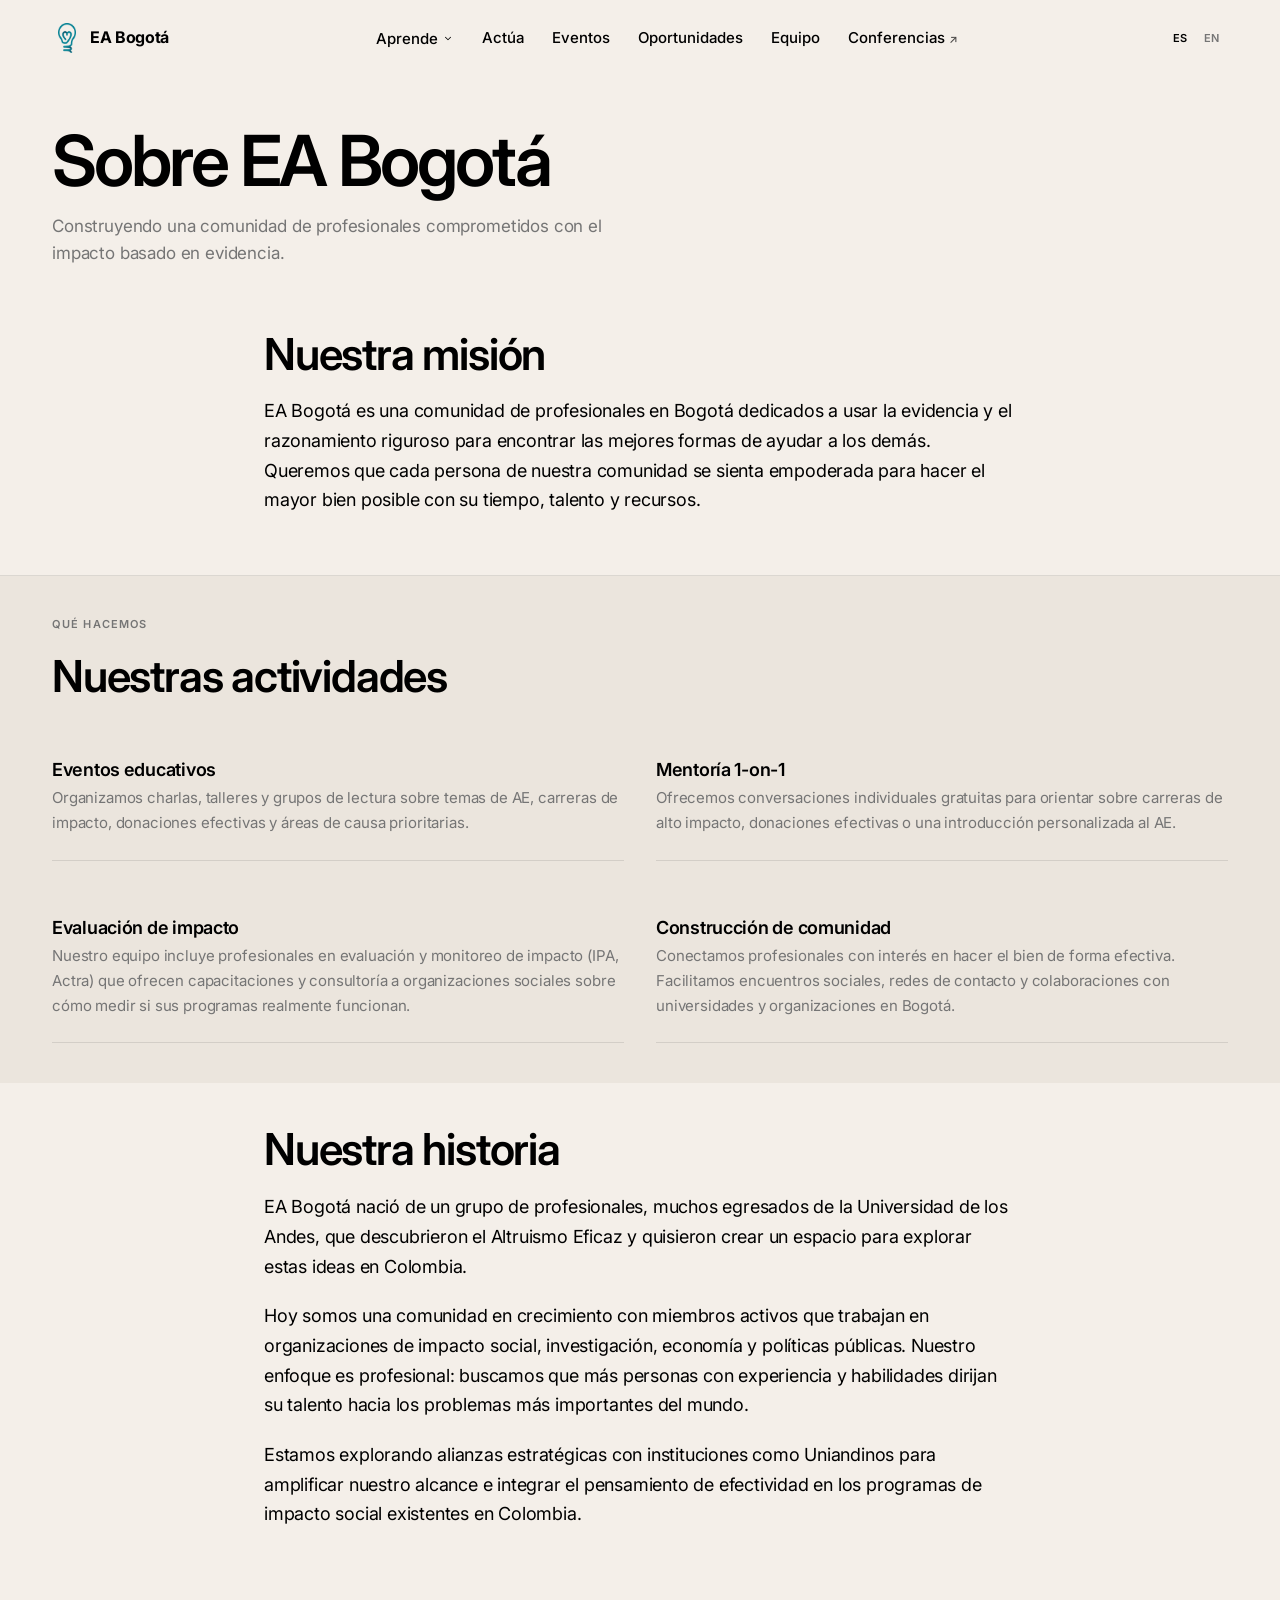
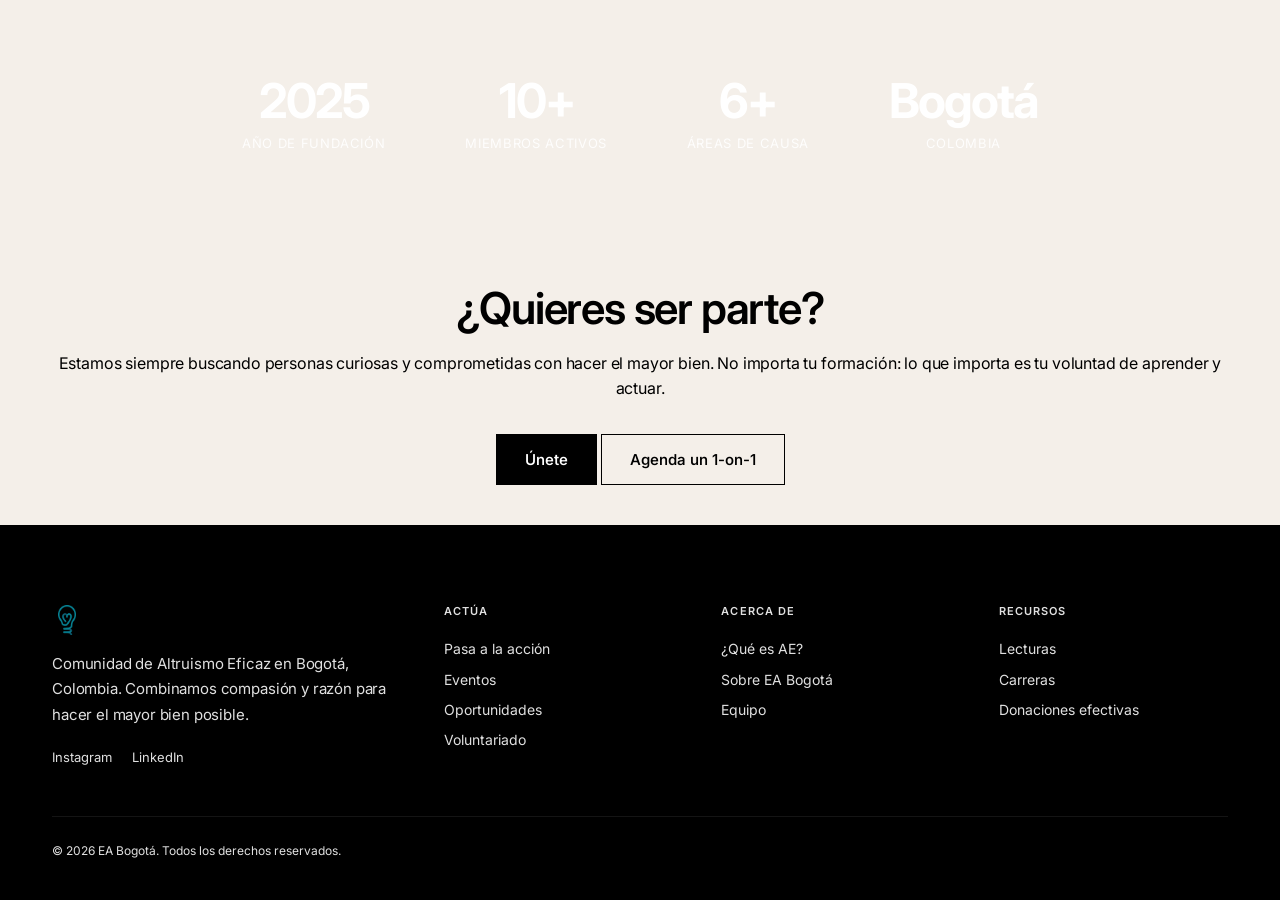
<file: about-us.html>
<!DOCTYPE html>
<html lang="es">
<head>
  <meta charset="UTF-8">
  <meta name="viewport" content="width=device-width, initial-scale=1.0">
  <title>Sobre EA Bogotá — Altruismo Eficaz</title>
  <meta name="description" content="EA Bogotá es una comunidad de profesionales comprometidos con usar evidencia y razón para hacer el mayor bien posible.">
  <meta property="og:title" content="Sobre EA Bogotá — Altruismo Eficaz">
  <meta property="og:description" content="EA Bogotá es una comunidad de profesionales comprometidos con usar evidencia y razón para hacer el mayor bien posible.">
  <meta property="og:type" content="website">
  <meta property="og:image" content="https://website-three-orpin.vercel.app/img/hero.jpg">
  <link rel="canonical" href="https://website-three-orpin.vercel.app/about-us.html">
  <link rel="preconnect" href="https://fonts.googleapis.com">
  <link rel="preconnect" href="https://fonts.gstatic.com" crossorigin>
  <link href="https://fonts.googleapis.com/css2?family=Inter:wght@400;500;600;700;800&display=swap" rel="stylesheet">
  <link rel="icon" type="image/png" href="img/favicon.png">
  <link rel="apple-touch-icon" href="img/apple-touch-icon.png">
  <link rel="stylesheet" href="css/style.css">
</head>
<body>

  <!-- Navbar -->
  <nav class="navbar">
    <div class="container">
      <a href="index.html" class="nav-logo">
        <img src="img/logo-ea.png" alt="EA" class="nav-logo-icon">
        <span>EA Bogotá</span>
      </a>
      <div class="nav-links">
        <div class="nav-dropdown"><button class="nav-dropdown-toggle" type="button" aria-expanded="false" aria-haspopup="true"><span data-lang="es">Aprende</span><span data-lang="en">Learn</span><svg class="nav-dropdown-caret" viewBox="0 0 20 20" aria-hidden="true"><path d="M5.22 8.22a.75.75 0 0 1 1.06 0L10 11.94l3.72-3.72a.75.75 0 1 1 1.06 1.06l-4.25 4.25a.75.75 0 0 1-1.06 0L5.22 9.28a.75.75 0 0 1 0-1.06Z"/></svg></button><div class="nav-dropdown-menu" role="menu"><a href="about-ea.html" role="menuitem"><span data-lang="es">Ensayo introductorio</span><span data-lang="en">Intro essay</span></a><a href="faq.html" role="menuitem"><span data-lang="es">Preguntas frecuentes</span><span data-lang="en">FAQs</span></a><a href="recursos-espanol.html" role="menuitem"><span data-lang="es">Recursos en español</span><span data-lang="en">Spanish resources</span></a><a href="resources.html" role="menuitem"><span data-lang="es">Videos, libros, podcasts</span><span data-lang="en">Videos, books, podcasts</span></a><a href="https://www.effectivealtruism.org/courses/introductory-program" target="_blank" rel="noopener noreferrer" role="menuitem"><span data-lang="es">Curso introductorio online</span><span data-lang="en">Online intro course</span><span class="nav-dropdown-ext" aria-hidden="true">↗</span></a><a href="https://www.effectivealtruism.org/stories" target="_blank" rel="noopener noreferrer" role="menuitem"><span data-lang="es">Historias de la comunidad</span><span data-lang="en">Community stories</span><span class="nav-dropdown-ext" aria-hidden="true">↗</span></a><span class="nav-dropdown-placeholder" role="menuitem" aria-disabled="true"><span data-lang="es">Newsletter de EA</span><span data-lang="en">EA Newsletter</span></span><a href="https://forum.effectivealtruism.org/handbook" target="_blank" rel="noopener noreferrer" role="menuitem"><span data-lang="es">Manual de EA</span><span data-lang="en">EA Handbook</span><span class="nav-dropdown-ext" aria-hidden="true">↗</span></a><a href="https://forum.effectivealtruism.org/" target="_blank" rel="noopener noreferrer" role="menuitem"><span data-lang="es">Foro de EA</span><span data-lang="en">EA Forum</span><span class="nav-dropdown-ext" aria-hidden="true">↗</span></a></div></div>
        <a href="get-involved.html"><span data-lang="es">Actúa</span><span data-lang="en">Take action</span></a>
        <a href="events.html"><span data-lang="es">Eventos</span><span data-lang="en">Events</span></a>
        <a href="opportunities.html"><span data-lang="es">Oportunidades</span><span data-lang="en">Opportunities</span></a>
        <a href="team.html"><span data-lang="es">Equipo</span><span data-lang="en">Team</span></a>
        <a href="https://www.effectivealtruism.org/ea-global" target="_blank" rel="noopener noreferrer"><span data-lang="es">Conferencias</span><span data-lang="en">Conferences</span><span class="nav-ext" aria-hidden="true">↗</span></a>
      </div>
      <div class="nav-right">
        <div class="lang-toggle">
          <button data-lang="es">ES</button>
          <button data-lang="en">EN</button>
        </div>
        <button class="hamburger" aria-label="Menu">
          <span></span><span></span><span></span>
        </button>
      </div>
    </div>
  </nav>

  <!-- Mobile Nav -->
  <div class="mobile-nav">
    <a href="index.html"><span data-lang="es">Inicio</span><span data-lang="en">Home</span></a>
    <div class="nav-dropdown"><button class="nav-dropdown-toggle" type="button" aria-expanded="false" aria-haspopup="true"><span data-lang="es">Aprende</span><span data-lang="en">Learn</span><svg class="nav-dropdown-caret" viewBox="0 0 20 20" aria-hidden="true"><path d="M5.22 8.22a.75.75 0 0 1 1.06 0L10 11.94l3.72-3.72a.75.75 0 1 1 1.06 1.06l-4.25 4.25a.75.75 0 0 1-1.06 0L5.22 9.28a.75.75 0 0 1 0-1.06Z"/></svg></button><div class="nav-dropdown-menu" role="menu"><a href="about-ea.html" role="menuitem"><span data-lang="es">Ensayo introductorio</span><span data-lang="en">Intro essay</span></a><a href="faq.html" role="menuitem"><span data-lang="es">Preguntas frecuentes</span><span data-lang="en">FAQs</span></a><a href="recursos-espanol.html" role="menuitem"><span data-lang="es">Recursos en español</span><span data-lang="en">Spanish resources</span></a><a href="resources.html" role="menuitem"><span data-lang="es">Videos, libros, podcasts</span><span data-lang="en">Videos, books, podcasts</span></a><a href="https://www.effectivealtruism.org/courses/introductory-program" target="_blank" rel="noopener noreferrer" role="menuitem"><span data-lang="es">Curso introductorio online</span><span data-lang="en">Online intro course</span><span class="nav-dropdown-ext" aria-hidden="true">↗</span></a><a href="https://www.effectivealtruism.org/stories" target="_blank" rel="noopener noreferrer" role="menuitem"><span data-lang="es">Historias de la comunidad</span><span data-lang="en">Community stories</span><span class="nav-dropdown-ext" aria-hidden="true">↗</span></a><span class="nav-dropdown-placeholder" role="menuitem" aria-disabled="true"><span data-lang="es">Newsletter de EA</span><span data-lang="en">EA Newsletter</span></span><a href="https://forum.effectivealtruism.org/handbook" target="_blank" rel="noopener noreferrer" role="menuitem"><span data-lang="es">Manual de EA</span><span data-lang="en">EA Handbook</span><span class="nav-dropdown-ext" aria-hidden="true">↗</span></a><a href="https://forum.effectivealtruism.org/" target="_blank" rel="noopener noreferrer" role="menuitem"><span data-lang="es">Foro de EA</span><span data-lang="en">EA Forum</span><span class="nav-dropdown-ext" aria-hidden="true">↗</span></a></div></div>
    <a href="get-involved.html"><span data-lang="es">Actúa</span><span data-lang="en">Take action</span></a>
    <a href="events.html"><span data-lang="es">Eventos</span><span data-lang="en">Events</span></a>
    <a href="opportunities.html"><span data-lang="es">Oportunidades</span><span data-lang="en">Opportunities</span></a>
    <a href="team.html"><span data-lang="es">Equipo</span><span data-lang="en">Team</span></a>
    <a href="https://www.effectivealtruism.org/ea-global" target="_blank" rel="noopener noreferrer"><span data-lang="es">Conferencias</span><span data-lang="en">Conferences</span><span class="nav-ext" aria-hidden="true">↗</span></a>
  </div>

  <!-- Page Header -->
  <section class="page-header">
    <div class="container">
      <h1>
        <span data-lang="es">Sobre EA Bogotá</span>
        <span data-lang="en">About EA Bogotá</span>
      </h1>
      <p>
        <span data-lang="es">Construyendo una comunidad de profesionales comprometidos con el impacto basado en evidencia.</span>
        <span data-lang="en">Building a community of professionals committed to evidence-based impact.</span>
      </p>
    </div>
  </section>

  <!-- Mission -->
  <section class="section bg-sand">
    <div class="container">
      <div class="content-block fade-in">
        <div data-lang="es">
          <h2>Nuestra misión</h2>
          <p>EA Bogotá es una comunidad de profesionales en Bogotá dedicados a usar la evidencia y el razonamiento riguroso para encontrar las mejores formas de ayudar a los demás. Queremos que cada persona de nuestra comunidad se sienta empoderada para hacer el mayor bien posible con su tiempo, talento y recursos.</p>
        </div>
        <div data-lang="en">
          <h2>Our Mission</h2>
          <p>EA Bogotá is a community of professionals in Bogotá dedicated to using evidence and rigorous reasoning to find the best ways to help others. We want every member of our community to feel empowered to do the most good possible with their time, talent, and resources.</p>
        </div>
      </div>
    </div>
  </section>

  <hr>

  <!-- What We Do -->
  <section class="section bg-sand-dark">
    <div class="container">
      <div class="section-header fade-in">
        <span class="section-label">
          <span data-lang="es">Qué hacemos</span>
          <span data-lang="en">What We Do</span>
        </span>
        <h2>
          <span data-lang="es">Nuestras actividades</span>
          <span data-lang="en">Our Activities</span>
        </h2>
      </div>

      <div class="grid grid-2 fade-in">
        <div class="card involve-card">
          <div>
            <h4>
              <span data-lang="es">Eventos educativos</span>
              <span data-lang="en">Educational Events</span>
            </h4>
            <p>
              <span data-lang="es">Organizamos charlas, talleres y grupos de lectura sobre temas de AE, carreras de impacto, donaciones efectivas y áreas de causa prioritarias.</span>
              <span data-lang="en">We organize talks, workshops, and reading groups on EA topics, impactful careers, effective giving, and priority cause areas.</span>
            </p>
          </div>
        </div>

        <div class="card involve-card">
          <div>
            <h4>
              <span data-lang="es">Mentoría 1-on-1</span>
              <span data-lang="en">1-on-1 Mentoring</span>
            </h4>
            <p>
              <span data-lang="es">Ofrecemos conversaciones individuales gratuitas para orientar sobre carreras de alto impacto, donaciones efectivas o una introducción personalizada al AE.</span>
              <span data-lang="en">We offer free individual conversations for guidance on high-impact careers, effective giving, or a personalized introduction to EA.</span>
            </p>
          </div>
        </div>

        <div class="card involve-card">
          <div>
            <h4>
              <span data-lang="es">Evaluación de impacto</span>
              <span data-lang="en">Impact Evaluation</span>
            </h4>
            <p>
              <span data-lang="es">Nuestro equipo incluye profesionales en evaluación y monitoreo de impacto (IPA, Actra) que ofrecen capacitaciones y consultoría a organizaciones sociales sobre cómo medir si sus programas realmente funcionan.</span>
              <span data-lang="en">Our team includes professionals in impact evaluation and monitoring (IPA, Actra) who offer training and consulting to social organizations on how to measure whether their programs actually work.</span>
            </p>
          </div>
        </div>

        <div class="card involve-card">
          <div>
            <h4>
              <span data-lang="es">Construcción de comunidad</span>
              <span data-lang="en">Community Building</span>
            </h4>
            <p>
              <span data-lang="es">Conectamos profesionales con interés en hacer el bien de forma efectiva. Facilitamos encuentros sociales, redes de contacto y colaboraciones con universidades y organizaciones en Bogotá.</span>
              <span data-lang="en">We connect professionals interested in doing good effectively. We facilitate social meetups, networking, and collaborations with universities and organizations in Bogotá.</span>
            </p>
          </div>
        </div>
      </div>
    </div>
  </section>

  <!-- Our Story -->
  <section class="section bg-sand">
    <div class="container">
      <div class="content-block fade-in">
        <div data-lang="es">
          <h2>Nuestra historia</h2>
          <p>EA Bogotá nació de un grupo de profesionales, muchos egresados de la Universidad de los Andes, que descubrieron el Altruismo Eficaz y quisieron crear un espacio para explorar estas ideas en Colombia.</p>
          <p>Hoy somos una comunidad en crecimiento con miembros activos que trabajan en organizaciones de impacto social, investigación, economía y políticas públicas. Nuestro enfoque es profesional: buscamos que más personas con experiencia y habilidades dirijan su talento hacia los problemas más importantes del mundo.</p>
          <p>Estamos explorando alianzas estratégicas con instituciones como Uniandinos para amplificar nuestro alcance e integrar el pensamiento de efectividad en los programas de impacto social existentes en Colombia.</p>
        </div>
        <div data-lang="en">
          <h2>Our Story</h2>
          <p>EA Bogotá was born from a group of professionals, many alumni of Universidad de los Andes, who discovered Effective Altruism and wanted to create a space to explore these ideas in Colombia.</p>
          <p>Today we are a growing community with active members who work in social impact organizations, research, economics, and public policy. Our approach is professional: we seek to get more experienced and skilled people to direct their talent toward the world's most important problems.</p>
          <p>We are exploring strategic partnerships with institutions like Uniandinos to amplify our reach and integrate effectiveness thinking into existing social impact programs in Colombia.</p>
        </div>
      </div>
    </div>
  </section>

  <!-- Stats -->
  <section class="section bg-sand">
    <div class="container">
      <div class="stats-bar fade-in">
        <div class="stat-item">
          <div class="stat-number">2025</div>
          <div class="stat-label">
            <span data-lang="es">Año de fundación</span>
            <span data-lang="en">Year founded</span>
          </div>
        </div>
        <div class="stat-item">
          <div class="stat-number">10+</div>
          <div class="stat-label">
            <span data-lang="es">Miembros activos</span>
            <span data-lang="en">Active members</span>
          </div>
        </div>
        <div class="stat-item">
          <div class="stat-number">6+</div>
          <div class="stat-label">
            <span data-lang="es">Áreas de causa</span>
            <span data-lang="en">Cause areas</span>
          </div>
        </div>
        <div class="stat-item">
          <div class="stat-number">Bogotá</div>
          <div class="stat-label">Colombia</div>
        </div>
      </div>
    </div>
  </section>

  <!-- CTA -->
  <section class="section bg-sand">
    <div class="container text-center fade-in">
      <h2>
        <span data-lang="es">¿Quieres ser parte?</span>
        <span data-lang="en">Want to be part of it?</span>
      </h2>
      <p class="section-header">
        <span data-lang="es">Estamos siempre buscando personas curiosas y comprometidas con hacer el mayor bien. No importa tu formación: lo que importa es tu voluntad de aprender y actuar.</span>
        <span data-lang="en">We are always looking for curious and committed people who want to do the most good. Your background doesn't matter: what matters is your willingness to learn and act.</span>
      </p>
      <div>
        <a href="get-involved.html" class="btn btn-primary btn-lg">
          <span data-lang="es">Únete</span>
          <span data-lang="en">Join Us</span>
        </a>
        <a href="get-involved.html#one-on-one" class="btn btn-secondary btn-lg">
          <span data-lang="es">Agenda un 1-on-1</span>
          <span data-lang="en">Book a 1-on-1</span>
        </a>
      </div>
    </div>
  </section>

  <!-- Footer -->
  <footer class="footer">
    <div class="container">
      <div class="footer-grid">
        <div class="footer-brand">
          <a href="index.html" class="nav-logo">
            <img src="img/logo-ea.png" alt="EA" class="nav-logo-icon">
            <span>EA Bogotá</span>
          </a>
          <p>
            <span data-lang="es">Comunidad de Altruismo Eficaz en Bogotá, Colombia. Combinamos compasión y razón para hacer el mayor bien posible.</span>
            <span data-lang="en">Effective Altruism community in Bogotá, Colombia. Combining compassion and reason to do the most good.</span>
          </p>
          <div class="footer-social">
            <a href="#">Instagram</a>
            <a href="#">LinkedIn</a>
          </div>
        </div>

        <div>
          <h4><span data-lang="es">Actúa</span><span data-lang="en">Take action</span></h4>
          <div class="footer-links">
            <a href="get-involved.html"><span data-lang="es">Pasa a la acción</span><span data-lang="en">Take action</span></a>
            <a href="events.html"><span data-lang="es">Eventos</span><span data-lang="en">Events</span></a>
            <a href="opportunities.html"><span data-lang="es">Oportunidades</span><span data-lang="en">Opportunities</span></a>
            <a href="team.html#join"><span data-lang="es">Voluntariado</span><span data-lang="en">Volunteer</span></a>
          </div>
        </div>

        <div>
          <h4><span data-lang="es">Acerca de</span><span data-lang="en">About</span></h4>
          <div class="footer-links">
            <a href="about-ea.html"><span data-lang="es">¿Qué es AE?</span><span data-lang="en">What is EA?</span></a>
            <a href="about-us.html"><span data-lang="es">Sobre EA Bogotá</span><span data-lang="en">About EA Bogotá</span></a>
            <a href="team.html"><span data-lang="es">Equipo</span><span data-lang="en">Team</span></a>
          </div>
        </div>

        <div>
          <h4><span data-lang="es">Recursos</span><span data-lang="en">Resources</span></h4>
          <div class="footer-links">
            <a href="resources.html#reading"><span data-lang="es">Lecturas</span><span data-lang="en">Reading List</span></a>
            <a href="resources.html#careers"><span data-lang="es">Carreras</span><span data-lang="en">Careers</span></a>
            <a href="resources.html#giving"><span data-lang="es">Donaciones efectivas</span><span data-lang="en">Effective Giving</span></a>
          </div>
        </div>
      </div>

      <div class="footer-bottom">
        <span>&copy; 2026 EA Bogotá. <span data-lang="es">Todos los derechos reservados.</span><span data-lang="en">All rights reserved.</span></span>
      </div>
    </div>
  </footer>

  <script src="js/main.js"></script>
</body>
</html>
</file>
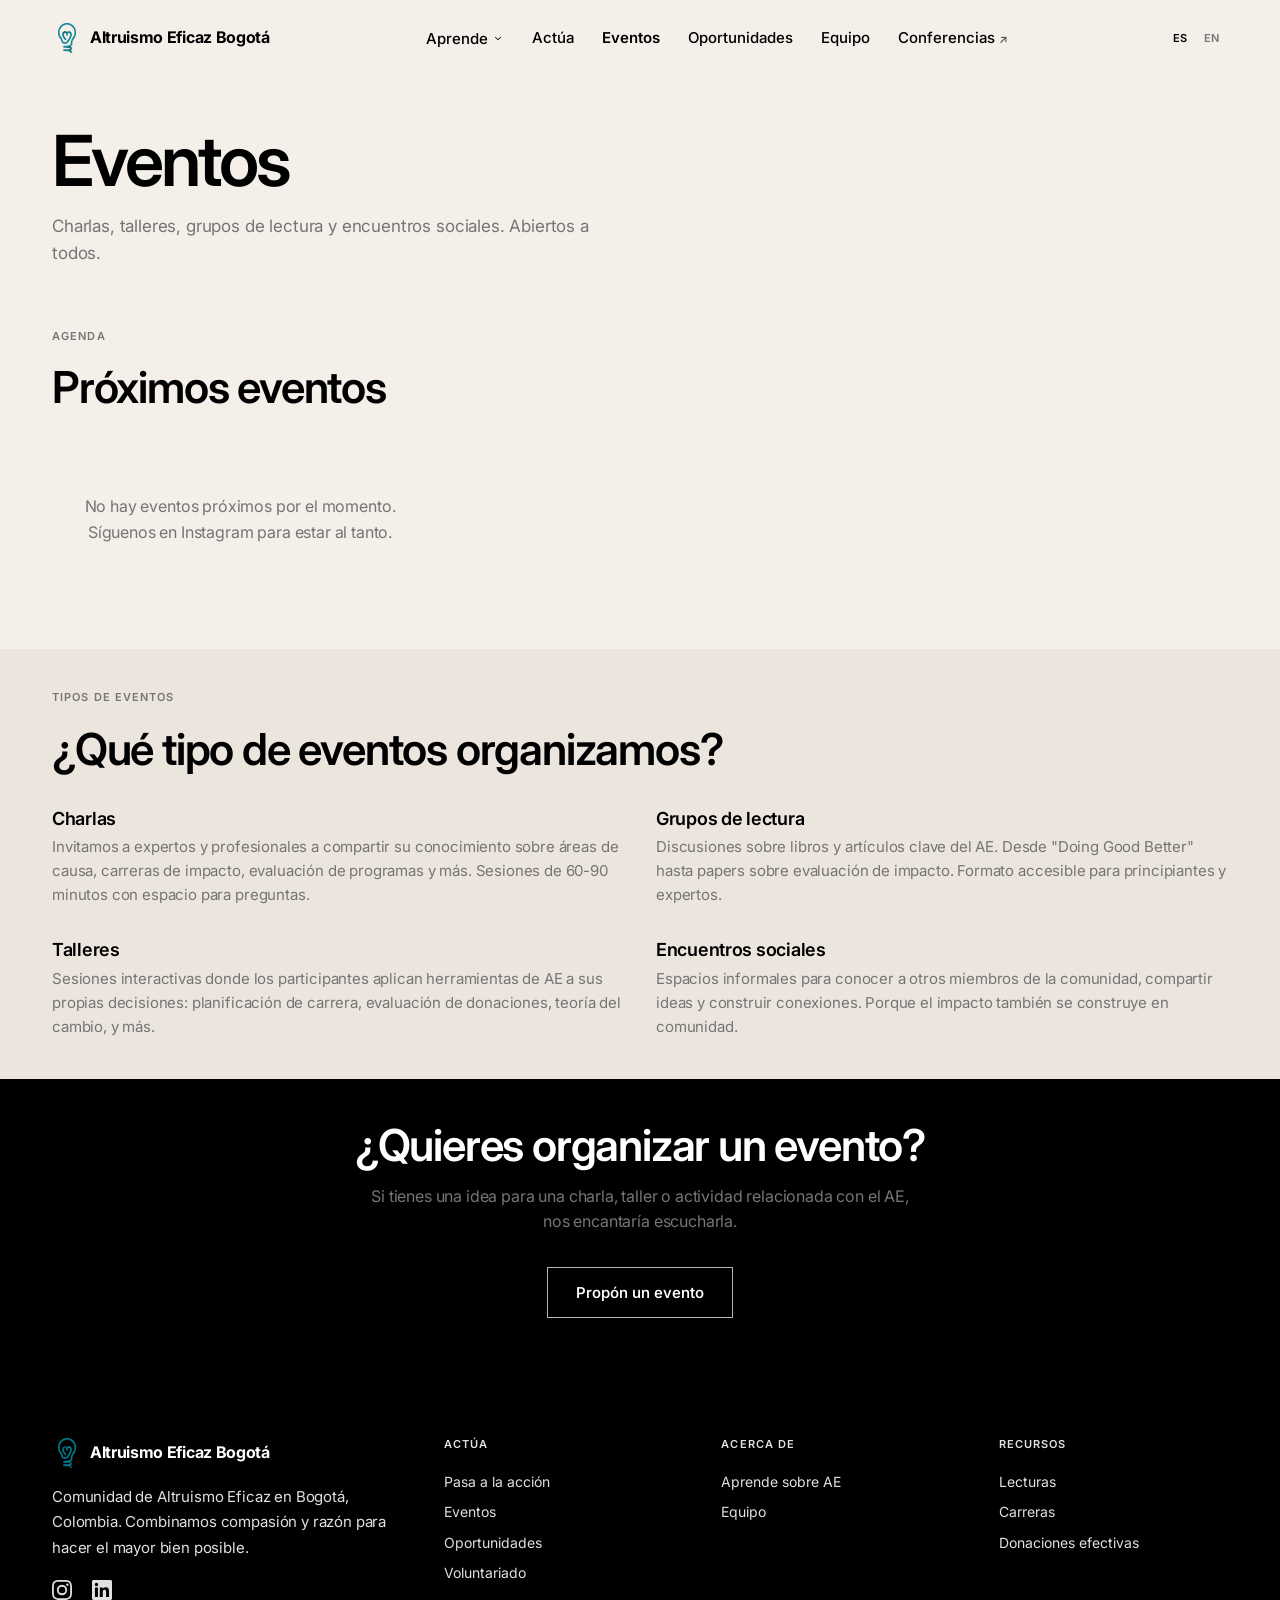
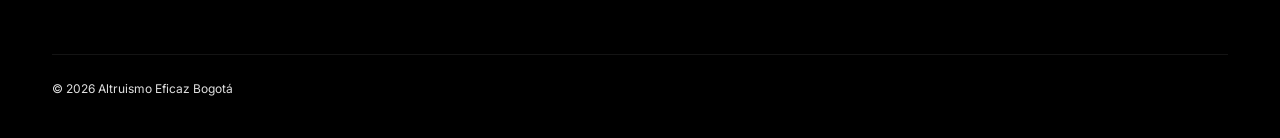
<file: events.html>
<!DOCTYPE html>
<html lang="es">
<head>
  <meta charset="UTF-8">
  <meta name="viewport" content="width=device-width, initial-scale=1.0">
  <title>Eventos — Altruismo Eficaz Bogotá</title>
  <meta name="description" content="Eventos de Altruismo Eficaz en Bogotá: charlas, talleres, grupos de lectura y encuentros sociales.">
  <meta property="og:title" content="Eventos — Altruismo Eficaz Bogotá">
  <meta property="og:description" content="Eventos de Altruismo Eficaz en Bogotá: charlas, talleres, grupos de lectura y encuentros sociales.">
  <meta property="og:type" content="website">
  <meta property="og:image" content="https://website-three-orpin.vercel.app/img/hero.jpg">
  <link rel="canonical" href="https://website-three-orpin.vercel.app/events.html">
  <link rel="preconnect" href="https://fonts.googleapis.com">
  <link rel="preconnect" href="https://fonts.gstatic.com" crossorigin>
  <link href="https://fonts.googleapis.com/css2?family=Inter:wght@400;500;600;700;800&family=Source+Serif+4:ital,opsz,wght@1,8..60,400;1,8..60,500&display=swap" rel="stylesheet">
  <link rel="icon" type="image/png" href="img/favicon.png">
  <link rel="apple-touch-icon" href="img/apple-touch-icon.png">
  <link rel="stylesheet" href="css/style.css">
  <link rel="stylesheet" href="css/events.css">
</head>
<body>

  <!-- Navbar -->
  <nav class="navbar">
    <div class="container">
      <a href="index.html" class="nav-logo">
        <img src="img/logo-ea.png" alt="EA" class="nav-logo-icon">
        <span>Altruismo Eficaz Bogotá</span>
      </a>
      <div class="nav-links">
        <div class="nav-dropdown"><button class="nav-dropdown-toggle" type="button" aria-expanded="false" aria-haspopup="true"><span data-lang="es">Aprende</span><span data-lang="en">Learn</span><svg class="nav-dropdown-caret" viewBox="0 0 20 20" aria-hidden="true"><path d="M5.22 8.22a.75.75 0 0 1 1.06 0L10 11.94l3.72-3.72a.75.75 0 1 1 1.06 1.06l-4.25 4.25a.75.75 0 0 1-1.06 0L5.22 9.28a.75.75 0 0 1 0-1.06Z"/></svg></button><div class="nav-dropdown-menu" role="menu"><a href="about-ea.html" role="menuitem"><span data-lang="es">Ensayo introductorio</span><span data-lang="en">Intro essay</span></a><a href="faq.html" role="menuitem"><span data-lang="es">Preguntas frecuentes</span><span data-lang="en">FAQs</span></a><a href="recursos-espanol.html" role="menuitem"><span data-lang="es">Recursos en español</span><span data-lang="en">Spanish resources</span></a><a href="resources.html" role="menuitem"><span data-lang="es">Videos, libros, podcasts</span><span data-lang="en">Videos, books, podcasts</span></a><a href="https://www.effectivealtruism.org/courses/introductory-program" target="_blank" rel="noopener noreferrer" role="menuitem"><span data-lang="es">Curso introductorio online</span><span data-lang="en">Online intro course</span><span class="nav-dropdown-ext" aria-hidden="true">↗</span></a><a href="https://www.effectivealtruism.org/stories" target="_blank" rel="noopener noreferrer" role="menuitem"><span data-lang="es">Historias de la comunidad</span><span data-lang="en">Community stories</span><span class="nav-dropdown-ext" aria-hidden="true">↗</span></a><span class="nav-dropdown-placeholder" role="menuitem" aria-disabled="true"><span data-lang="es">Newsletter de EA</span><span data-lang="en">EA Newsletter</span></span><a href="https://forum.effectivealtruism.org/handbook" target="_blank" rel="noopener noreferrer" role="menuitem"><span data-lang="es">Manual de EA</span><span data-lang="en">EA Handbook</span><span class="nav-dropdown-ext" aria-hidden="true">↗</span></a><a href="https://forum.effectivealtruism.org/" target="_blank" rel="noopener noreferrer" role="menuitem"><span data-lang="es">Foro de EA</span><span data-lang="en">EA Forum</span><span class="nav-dropdown-ext" aria-hidden="true">↗</span></a></div></div>
        <a href="get-involved.html"><span data-lang="es">Actúa</span><span data-lang="en">Take action</span></a>
        <a href="events.html" class="active"><span data-lang="es">Eventos</span><span data-lang="en">Events</span></a>
        <a href="opportunities.html"><span data-lang="es">Oportunidades</span><span data-lang="en">Opportunities</span></a>
        <a href="team.html"><span data-lang="es">Equipo</span><span data-lang="en">Team</span></a>
        <a href="https://www.effectivealtruism.org/ea-global" target="_blank" rel="noopener noreferrer"><span data-lang="es">Conferencias</span><span data-lang="en">Conferences</span><span class="nav-ext" aria-hidden="true">↗</span></a>
      </div>
      <div class="nav-right">
        <div class="lang-toggle">
          <button data-lang="es">ES</button>
          <button data-lang="en">EN</button>
        </div>
        <button class="hamburger" aria-label="Menu">
          <span></span><span></span><span></span>
        </button>
      </div>
    </div>
  </nav>

  <!-- Mobile Nav -->
  <div class="mobile-nav">
    <a href="index.html"><span data-lang="es">Inicio</span><span data-lang="en">Home</span></a>
    <div class="nav-dropdown"><button class="nav-dropdown-toggle" type="button" aria-expanded="false" aria-haspopup="true"><span data-lang="es">Aprende</span><span data-lang="en">Learn</span><svg class="nav-dropdown-caret" viewBox="0 0 20 20" aria-hidden="true"><path d="M5.22 8.22a.75.75 0 0 1 1.06 0L10 11.94l3.72-3.72a.75.75 0 1 1 1.06 1.06l-4.25 4.25a.75.75 0 0 1-1.06 0L5.22 9.28a.75.75 0 0 1 0-1.06Z"/></svg></button><div class="nav-dropdown-menu" role="menu"><a href="about-ea.html" role="menuitem"><span data-lang="es">Ensayo introductorio</span><span data-lang="en">Intro essay</span></a><a href="faq.html" role="menuitem"><span data-lang="es">Preguntas frecuentes</span><span data-lang="en">FAQs</span></a><a href="recursos-espanol.html" role="menuitem"><span data-lang="es">Recursos en español</span><span data-lang="en">Spanish resources</span></a><a href="resources.html" role="menuitem"><span data-lang="es">Videos, libros, podcasts</span><span data-lang="en">Videos, books, podcasts</span></a><a href="https://www.effectivealtruism.org/courses/introductory-program" target="_blank" rel="noopener noreferrer" role="menuitem"><span data-lang="es">Curso introductorio online</span><span data-lang="en">Online intro course</span><span class="nav-dropdown-ext" aria-hidden="true">↗</span></a><a href="https://www.effectivealtruism.org/stories" target="_blank" rel="noopener noreferrer" role="menuitem"><span data-lang="es">Historias de la comunidad</span><span data-lang="en">Community stories</span><span class="nav-dropdown-ext" aria-hidden="true">↗</span></a><span class="nav-dropdown-placeholder" role="menuitem" aria-disabled="true"><span data-lang="es">Newsletter de EA</span><span data-lang="en">EA Newsletter</span></span><a href="https://forum.effectivealtruism.org/handbook" target="_blank" rel="noopener noreferrer" role="menuitem"><span data-lang="es">Manual de EA</span><span data-lang="en">EA Handbook</span><span class="nav-dropdown-ext" aria-hidden="true">↗</span></a><a href="https://forum.effectivealtruism.org/" target="_blank" rel="noopener noreferrer" role="menuitem"><span data-lang="es">Foro de EA</span><span data-lang="en">EA Forum</span><span class="nav-dropdown-ext" aria-hidden="true">↗</span></a></div></div>
    <a href="get-involved.html"><span data-lang="es">Actúa</span><span data-lang="en">Take action</span></a>
    <a href="events.html" class="active"><span data-lang="es">Eventos</span><span data-lang="en">Events</span></a>
    <a href="opportunities.html"><span data-lang="es">Oportunidades</span><span data-lang="en">Opportunities</span></a>
    <a href="team.html"><span data-lang="es">Equipo</span><span data-lang="en">Team</span></a>
    <a href="https://www.effectivealtruism.org/ea-global" target="_blank" rel="noopener noreferrer"><span data-lang="es">Conferencias</span><span data-lang="en">Conferences</span><span class="nav-ext" aria-hidden="true">↗</span></a>
  </div>

  <!-- Page Header -->
  <section class="page-header">
    <div class="container">
      <h1>
        <span data-lang="es">Eventos</span>
        <span data-lang="en">Events</span>
      </h1>
      <p>
        <span data-lang="es">Charlas, talleres, grupos de lectura y encuentros sociales. Abiertos a todos.</span>
        <span data-lang="en">Talks, workshops, reading groups, and social meetups. Open to everyone.</span>
      </p>
    </div>
  </section>

  <!-- Upcoming Events Grid -->
  <section class="section bg-paper">
    <div class="container">
      <div class="section-header fade-in">
        <span class="section-label">
          <span data-lang="es">Agenda</span>
          <span data-lang="en">Schedule</span>
        </span>
        <h2>
          <span data-lang="es">Próximos eventos</span>
          <span data-lang="en">Upcoming Events</span>
        </h2>
      </div>

      <div id="events-grid" class="events-grid fade-in"></div>
    </div>
  </section>

  <!-- Event Types -->
  <section class="section bg-sand-dark">
    <div class="container">
      <div class="section-header fade-in">
        <span class="section-label">
          <span data-lang="es">Tipos de eventos</span>
          <span data-lang="en">Types of Events</span>
        </span>
        <h2>
          <span data-lang="es">¿Qué tipo de eventos organizamos?</span>
          <span data-lang="en">What kind of events do we organize?</span>
        </h2>
      </div>

      <div class="grid grid-2 fade-in">
        <div class="card">
          <h4>
            <span data-lang="es">Charlas</span>
            <span data-lang="en">Talks</span>
          </h4>
          <p>
            <span data-lang="es">Invitamos a expertos y profesionales a compartir su conocimiento sobre áreas de causa, carreras de impacto, evaluación de programas y más. Sesiones de 60-90 minutos con espacio para preguntas.</span>
            <span data-lang="en">We invite experts and professionals to share their knowledge about cause areas, impactful careers, program evaluation, and more. 60-90 minute sessions with Q&A.</span>
          </p>
        </div>

        <div class="card">
          <h4>
            <span data-lang="es">Grupos de lectura</span>
            <span data-lang="en">Reading Groups</span>
          </h4>
          <p>
            <span data-lang="es">Discusiones sobre libros y artículos clave del AE. Desde "Doing Good Better" hasta papers sobre evaluación de impacto. Formato accesible para principiantes y expertos.</span>
            <span data-lang="en">Discussions on key EA books and articles. From "Doing Good Better" to impact evaluation papers. Accessible format for beginners and experts alike.</span>
          </p>
        </div>

        <div class="card">
          <h4>
            <span data-lang="es">Talleres</span>
            <span data-lang="en">Workshops</span>
          </h4>
          <p>
            <span data-lang="es">Sesiones interactivas donde los participantes aplican herramientas de AE a sus propias decisiones: planificación de carrera, evaluación de donaciones, teoría del cambio, y más.</span>
            <span data-lang="en">Interactive sessions where participants apply EA tools to their own decisions: career planning, donation evaluation, theory of change, and more.</span>
          </p>
        </div>

        <div class="card">
          <h4>
            <span data-lang="es">Encuentros sociales</span>
            <span data-lang="en">Social Meetups</span>
          </h4>
          <p>
            <span data-lang="es">Espacios informales para conocer a otros miembros de la comunidad, compartir ideas y construir conexiones. Porque el impacto también se construye en comunidad.</span>
            <span data-lang="en">Informal spaces to meet other community members, share ideas, and build connections. Because impact is also built in community.</span>
          </p>
        </div>
      </div>
    </div>
  </section>

  <!-- Host an Event CTA -->
  <section class="section-dark">
    <div class="container text-center fade-in">
      <div class="section-header">
        <h2>
          <span data-lang="es">¿Quieres organizar un evento?</span>
          <span data-lang="en">Want to host an event?</span>
        </h2>
        <p>
          <span data-lang="es">Si tienes una idea para una charla, taller o actividad relacionada con el AE, nos encantaría escucharla.</span>
          <span data-lang="en">If you have an idea for a talk, workshop, or activity related to EA, we'd love to hear it.</span>
        </p>
      </div>
      <a href="https://tally.so/r/J9J1aY" target="_blank" rel="noopener noreferrer" class="btn btn-light btn-lg">
        <span data-lang="es">Propón un evento</span>
        <span data-lang="en">Propose an event</span>
      </a>
    </div>
  </section>

  <!-- Footer -->
  <footer class="footer">
    <div class="container">
      <div class="footer-grid">
        <div class="footer-brand">
          <a href="index.html" class="nav-logo" style="color: white;">
            <img src="img/logo-ea.png" alt="EA" class="nav-logo-icon">
            <span>Altruismo Eficaz Bogotá</span>
          </a>
          <p>
            <span data-lang="es">Comunidad de Altruismo Eficaz en Bogotá, Colombia. Combinamos compasión y razón para hacer el mayor bien posible.</span>
            <span data-lang="en">Effective Altruism community in Bogotá, Colombia. Combining compassion and reason to do the most good.</span>
          </p>
          <div class="footer-social">
            <a href="https://www.instagram.com/aebogota/" target="_blank" rel="noopener noreferrer" title="Instagram"><svg width="20" height="20" viewBox="0 0 24 24" fill="currentColor"><path d="M12 2.163c3.204 0 3.584.012 4.85.07 3.252.148 4.771 1.691 4.919 4.919.058 1.265.069 1.645.069 4.849 0 3.205-.012 3.584-.069 4.849-.149 3.225-1.664 4.771-4.919 4.919-1.266.058-1.644.07-4.85.07-3.204 0-3.584-.012-4.849-.07-3.26-.149-4.771-1.699-4.919-4.92-.058-1.265-.07-1.644-.07-4.849 0-3.204.013-3.583.07-4.849.149-3.227 1.664-4.771 4.919-4.919 1.266-.057 1.645-.069 4.849-.069zM12 0C8.741 0 8.333.014 7.053.072 2.695.272.273 2.69.073 7.052.014 8.333 0 8.741 0 12c0 3.259.014 3.668.072 4.948.2 4.358 2.618 6.78 6.98 6.98C8.333 23.986 8.741 24 12 24c3.259 0 3.668-.014 4.948-.072 4.354-.2 6.782-2.618 6.979-6.98.059-1.28.073-1.689.073-4.948 0-3.259-.014-3.667-.072-4.947-.196-4.354-2.617-6.78-6.979-6.98C15.668.014 15.259 0 12 0zm0 5.838a6.162 6.162 0 100 12.324 6.162 6.162 0 000-12.324zM12 16a4 4 0 110-8 4 4 0 010 8zm6.406-11.845a1.44 1.44 0 100 2.881 1.44 1.44 0 000-2.881z"/></svg></a>
            <a href="https://co.linkedin.com/company/altruismo-eficaz-colombia" target="_blank" rel="noopener noreferrer" title="LinkedIn"><svg width="20" height="20" viewBox="0 0 24 24" fill="currentColor"><path d="M20.447 20.452h-3.554v-5.569c0-1.328-.027-3.037-1.852-3.037-1.853 0-2.136 1.445-2.136 2.939v5.667H9.351V9h3.414v1.561h.046c.477-.9 1.637-1.85 3.37-1.85 3.601 0 4.267 2.37 4.267 5.455v6.286zM5.337 7.433a2.062 2.062 0 01-2.063-2.065 2.064 2.064 0 112.063 2.065zm1.782 13.019H3.555V9h3.564v11.452zM22.225 0H1.771C.792 0 0 .774 0 1.729v20.542C0 23.227.792 24 1.771 24h20.451C23.2 24 24 23.227 24 22.271V1.729C24 .774 23.2 0 22.222 0h.003z"/></svg></a>
          </div>
        </div>

        <div>
          <h4><span data-lang="es">Actúa</span><span data-lang="en">Take action</span></h4>
          <div class="footer-links">
            <a href="get-involved.html"><span data-lang="es">Pasa a la acción</span><span data-lang="en">Take action</span></a>
            <a href="events.html"><span data-lang="es">Eventos</span><span data-lang="en">Events</span></a>
            <a href="opportunities.html"><span data-lang="es">Oportunidades</span><span data-lang="en">Opportunities</span></a>
            <a href="team.html#join"><span data-lang="es">Voluntariado</span><span data-lang="en">Volunteer</span></a>
          </div>
        </div>

        <div>
          <h4><span data-lang="es">Acerca de</span><span data-lang="en">About</span></h4>
          <div class="footer-links">
            <a href="about-ea.html"><span data-lang="es">Aprende sobre AE</span><span data-lang="en">Learn about EA</span></a>
            <a href="team.html"><span data-lang="es">Equipo</span><span data-lang="en">Team</span></a>
          </div>
        </div>

        <div>
          <h4><span data-lang="es">Recursos</span><span data-lang="en">Resources</span></h4>
          <div class="footer-links">
            <a href="resources.html#reading"><span data-lang="es">Lecturas</span><span data-lang="en">Reading List</span></a>
            <a href="resources.html#careers"><span data-lang="es">Carreras</span><span data-lang="en">Careers</span></a>
            <a href="resources.html#giving"><span data-lang="es">Donaciones efectivas</span><span data-lang="en">Effective Giving</span></a>
          </div>
        </div>
      </div>

      <div class="footer-bottom">
        <span>&copy; 2026 Altruismo Eficaz Bogotá</span>
      </div>
    </div>
  </footer>

  <script src="js/events-data.js"></script>
  <script src="js/events.js"></script>
  <script src="js/main.js"></script>
</body>
</html>
</file>
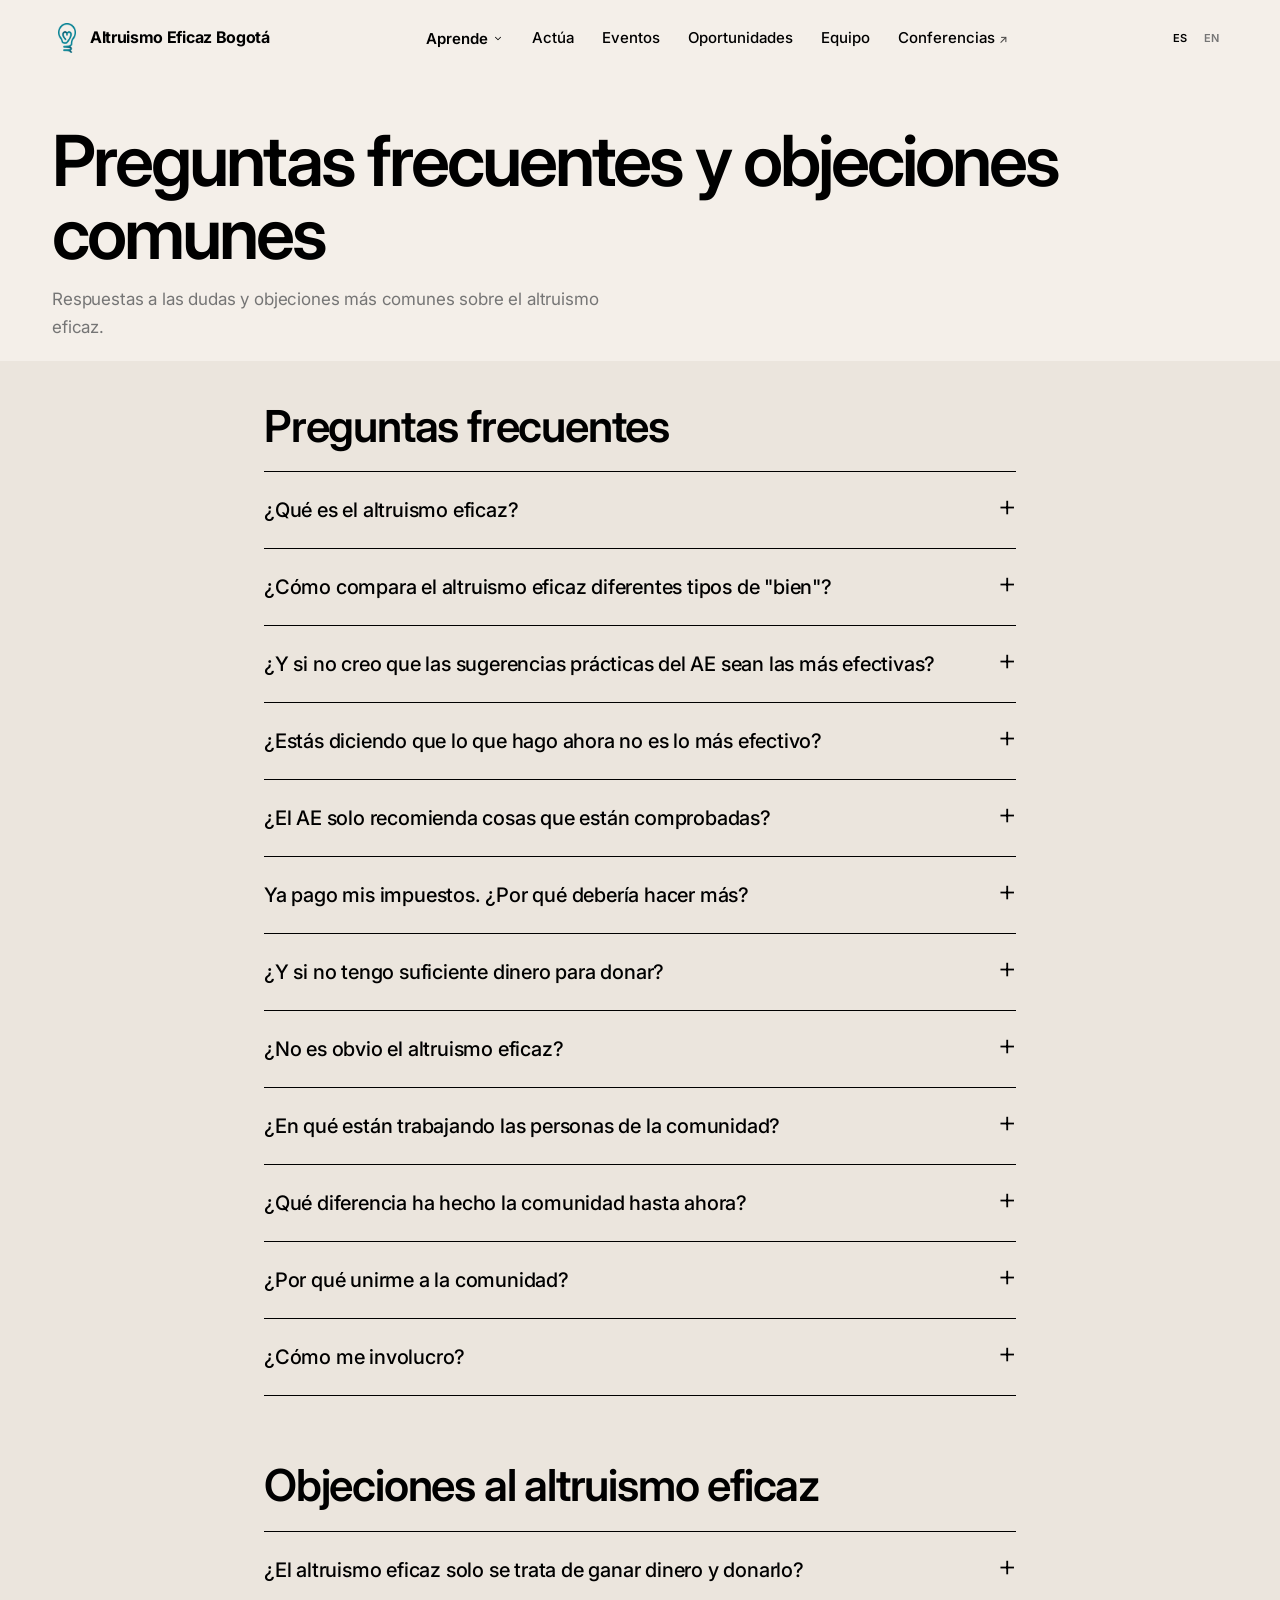
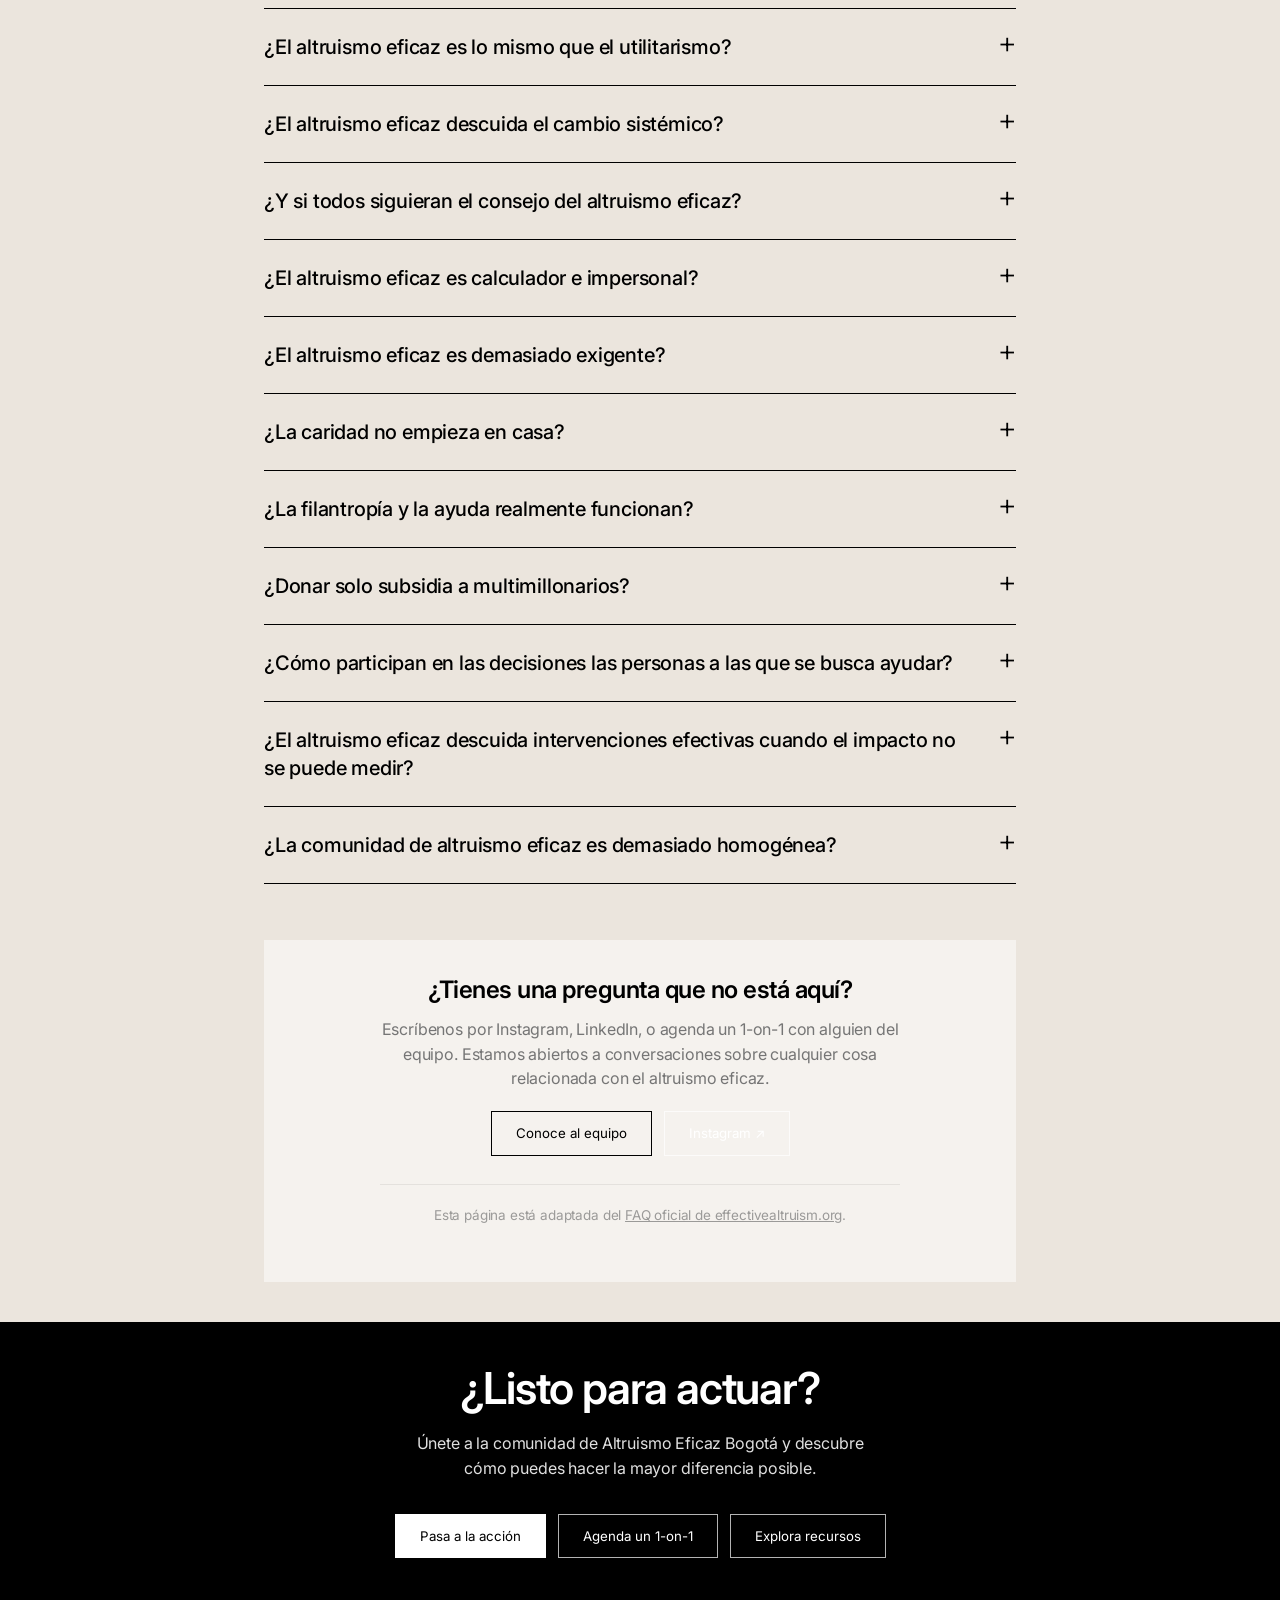
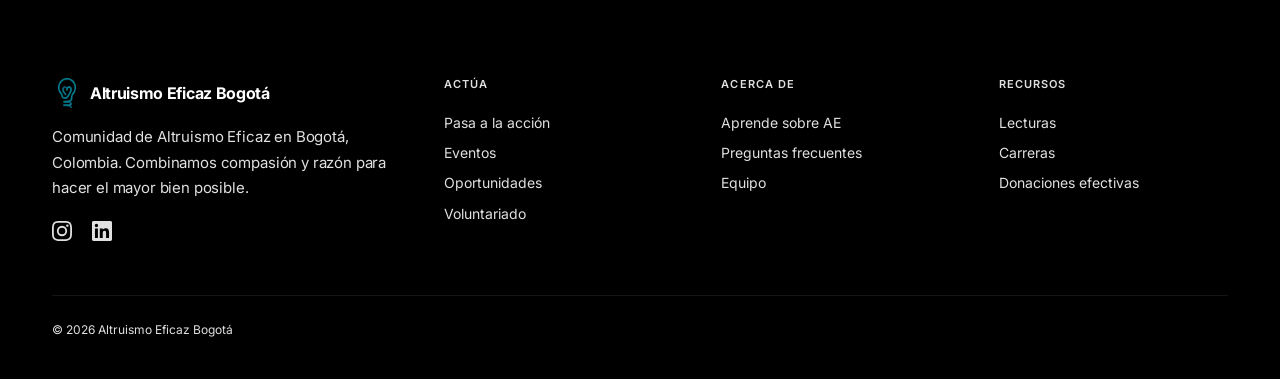
<file: faq.html>
<!DOCTYPE html>
<html lang="es">
<head>
  <meta charset="UTF-8">
  <meta name="viewport" content="width=device-width, initial-scale=1.0">
  <title>Preguntas frecuentes y objeciones — Altruismo Eficaz Bogotá</title>
  <meta name="description" content="Respuestas a las preguntas y objeciones más comunes sobre el altruismo eficaz: qué es, cómo funciona, en qué se diferencia de la filantropía tradicional y cómo empezar.">
  <meta property="og:title" content="Preguntas frecuentes y objeciones — Altruismo Eficaz Bogotá">
  <meta property="og:description" content="Respuestas a las preguntas y objeciones más comunes sobre el altruismo eficaz.">
  <meta property="og:type" content="website">
  <meta property="og:image" content="https://website-three-orpin.vercel.app/img/hero.jpg">
  <link rel="canonical" href="https://website-three-orpin.vercel.app/faq.html">
  <link rel="preconnect" href="https://fonts.googleapis.com">
  <link rel="preconnect" href="https://fonts.gstatic.com" crossorigin>
  <link href="https://fonts.googleapis.com/css2?family=Inter:wght@400;500;600;700;800&family=Source+Serif+4:ital,opsz,wght@0,8..60,400;0,8..60,500;1,8..60,400;1,8..60,500&display=swap" rel="stylesheet">
  <link rel="icon" type="image/png" href="img/favicon.png">
  <link rel="apple-touch-icon" href="img/apple-touch-icon.png">
  <link rel="stylesheet" href="css/style.css">
</head>
<body>

  <!-- Navbar -->
  <nav class="navbar">
    <div class="container">
      <a href="index.html" class="nav-logo">
        <img src="img/logo-ea.png" alt="EA" class="nav-logo-icon">
        <span>Altruismo Eficaz Bogotá</span>
      </a>
      <div class="nav-links">
        <div class="nav-dropdown"><button class="nav-dropdown-toggle" type="button" aria-expanded="false" aria-haspopup="true"><span data-lang="es">Aprende</span><span data-lang="en">Learn</span><svg class="nav-dropdown-caret" viewBox="0 0 20 20" aria-hidden="true"><path d="M5.22 8.22a.75.75 0 0 1 1.06 0L10 11.94l3.72-3.72a.75.75 0 1 1 1.06 1.06l-4.25 4.25a.75.75 0 0 1-1.06 0L5.22 9.28a.75.75 0 0 1 0-1.06Z"/></svg></button><div class="nav-dropdown-menu" role="menu"><a href="about-ea.html" role="menuitem"><span data-lang="es">Ensayo introductorio</span><span data-lang="en">Intro essay</span></a><a href="faq.html" role="menuitem"><span data-lang="es">Preguntas frecuentes</span><span data-lang="en">FAQs</span></a><a href="recursos-espanol.html" role="menuitem"><span data-lang="es">Recursos en español</span><span data-lang="en">Spanish resources</span></a><a href="resources.html" role="menuitem"><span data-lang="es">Videos, libros, podcasts</span><span data-lang="en">Videos, books, podcasts</span></a><a href="https://www.effectivealtruism.org/courses/introductory-program" target="_blank" rel="noopener noreferrer" role="menuitem"><span data-lang="es">Curso introductorio online</span><span data-lang="en">Online intro course</span><span class="nav-dropdown-ext" aria-hidden="true">↗</span></a><a href="https://www.effectivealtruism.org/stories" target="_blank" rel="noopener noreferrer" role="menuitem"><span data-lang="es">Historias de la comunidad</span><span data-lang="en">Community stories</span><span class="nav-dropdown-ext" aria-hidden="true">↗</span></a><span class="nav-dropdown-placeholder" role="menuitem" aria-disabled="true"><span data-lang="es">Newsletter de EA</span><span data-lang="en">EA Newsletter</span></span><a href="https://forum.effectivealtruism.org/handbook" target="_blank" rel="noopener noreferrer" role="menuitem"><span data-lang="es">Manual de EA</span><span data-lang="en">EA Handbook</span><span class="nav-dropdown-ext" aria-hidden="true">↗</span></a><a href="https://forum.effectivealtruism.org/" target="_blank" rel="noopener noreferrer" role="menuitem"><span data-lang="es">Foro de EA</span><span data-lang="en">EA Forum</span><span class="nav-dropdown-ext" aria-hidden="true">↗</span></a></div></div>
        <a href="get-involved.html"><span data-lang="es">Actúa</span><span data-lang="en">Take action</span></a>
        <a href="events.html"><span data-lang="es">Eventos</span><span data-lang="en">Events</span></a>
        <a href="opportunities.html"><span data-lang="es">Oportunidades</span><span data-lang="en">Opportunities</span></a>
        <a href="team.html"><span data-lang="es">Equipo</span><span data-lang="en">Team</span></a>
        <a href="https://www.effectivealtruism.org/ea-global" target="_blank" rel="noopener noreferrer"><span data-lang="es">Conferencias</span><span data-lang="en">Conferences</span><span class="nav-ext" aria-hidden="true">↗</span></a>
      </div>
      <div class="nav-right">
        <div class="lang-toggle">
          <button data-lang="es">ES</button>
          <button data-lang="en">EN</button>
        </div>
        <button class="hamburger" aria-label="Menu">
          <span></span><span></span><span></span>
        </button>
      </div>
    </div>
  </nav>

  <!-- Mobile Nav -->
  <div class="mobile-nav">
    <a href="index.html"><span data-lang="es">Inicio</span><span data-lang="en">Home</span></a>
    <div class="nav-dropdown"><button class="nav-dropdown-toggle" type="button" aria-expanded="false" aria-haspopup="true"><span data-lang="es">Aprende</span><span data-lang="en">Learn</span><svg class="nav-dropdown-caret" viewBox="0 0 20 20" aria-hidden="true"><path d="M5.22 8.22a.75.75 0 0 1 1.06 0L10 11.94l3.72-3.72a.75.75 0 1 1 1.06 1.06l-4.25 4.25a.75.75 0 0 1-1.06 0L5.22 9.28a.75.75 0 0 1 0-1.06Z"/></svg></button><div class="nav-dropdown-menu" role="menu"><a href="about-ea.html" role="menuitem"><span data-lang="es">Ensayo introductorio</span><span data-lang="en">Intro essay</span></a><a href="faq.html" role="menuitem"><span data-lang="es">Preguntas frecuentes</span><span data-lang="en">FAQs</span></a><a href="recursos-espanol.html" role="menuitem"><span data-lang="es">Recursos en español</span><span data-lang="en">Spanish resources</span></a><a href="resources.html" role="menuitem"><span data-lang="es">Videos, libros, podcasts</span><span data-lang="en">Videos, books, podcasts</span></a><a href="https://www.effectivealtruism.org/courses/introductory-program" target="_blank" rel="noopener noreferrer" role="menuitem"><span data-lang="es">Curso introductorio online</span><span data-lang="en">Online intro course</span><span class="nav-dropdown-ext" aria-hidden="true">↗</span></a><a href="https://www.effectivealtruism.org/stories" target="_blank" rel="noopener noreferrer" role="menuitem"><span data-lang="es">Historias de la comunidad</span><span data-lang="en">Community stories</span><span class="nav-dropdown-ext" aria-hidden="true">↗</span></a><span class="nav-dropdown-placeholder" role="menuitem" aria-disabled="true"><span data-lang="es">Newsletter de EA</span><span data-lang="en">EA Newsletter</span></span><a href="https://forum.effectivealtruism.org/handbook" target="_blank" rel="noopener noreferrer" role="menuitem"><span data-lang="es">Manual de EA</span><span data-lang="en">EA Handbook</span><span class="nav-dropdown-ext" aria-hidden="true">↗</span></a><a href="https://forum.effectivealtruism.org/" target="_blank" rel="noopener noreferrer" role="menuitem"><span data-lang="es">Foro de EA</span><span data-lang="en">EA Forum</span><span class="nav-dropdown-ext" aria-hidden="true">↗</span></a></div></div>
    <a href="get-involved.html"><span data-lang="es">Actúa</span><span data-lang="en">Take action</span></a>
    <a href="events.html"><span data-lang="es">Eventos</span><span data-lang="en">Events</span></a>
    <a href="opportunities.html"><span data-lang="es">Oportunidades</span><span data-lang="en">Opportunities</span></a>
    <a href="team.html"><span data-lang="es">Equipo</span><span data-lang="en">Team</span></a>
    <a href="https://www.effectivealtruism.org/ea-global" target="_blank" rel="noopener noreferrer"><span data-lang="es">Conferencias</span><span data-lang="en">Conferences</span><span class="nav-ext" aria-hidden="true">↗</span></a>
  </div>

  <!-- Page Header -->
  <section class="page-header">
    <div class="container">
      <h1>
        <span data-lang="es">Preguntas frecuentes y objeciones comunes</span>
        <span data-lang="en">Frequently asked questions and common objections</span>
      </h1>
      <p>
        <span data-lang="es">Respuestas a las dudas y objeciones más comunes sobre el altruismo eficaz.</span>
        <span data-lang="en">Answers to the most common questions and objections about effective altruism.</span>
      </p>
    </div>
  </section>

  <!-- FAQ -->
  <section class="section bg-sand-dark">
    <div class="container">
      <div class="fade-in" style="max-width: var(--max-width-narrow); margin: 0 auto;">

        <h2 class="faq-details-section-heading" id="faq">
          <span data-lang="es">Preguntas frecuentes</span>
          <span data-lang="en">FAQ</span>
        </h2>

        <div class="faq-details-list">

          <details class="faq-details">
            <summary>
              <span data-lang="es">¿Qué es el altruismo eficaz?</span>
              <span data-lang="en">What is effective altruism?</span>
            </summary>
            <div class="faq-details-body">
              <p>
                <span data-lang="es">El altruismo eficaz es el proyecto de buscar las mejores maneras de ayudar a los demás y ponerlas en práctica. Combina investigación cuidadosa sobre qué intervenciones tienen mayor impacto con una comunidad global que aplica esos hallazgos a sus carreras, donaciones y decisiones cotidianas.</span>
                <span data-lang="en">Effective altruism is the project of finding the best ways to help others and putting them into practice. It combines careful research into which interventions have the greatest impact with a global community that applies those findings to its careers, donations and everyday decisions.</span>
              </p>
              <p>
                <span data-lang="es">No es una sola causa ni una sola filosofía. Es una manera de pensar que pregunta: ¿cómo podemos hacer el mayor bien posible con los recursos limitados que tenemos?</span>
                <span data-lang="en">It is not a single cause or a single philosophy. It is a way of thinking that asks: how can we do the most good possible with the limited resources we have?</span>
              </p>
              <div class="faq-details-readmore">
                <div class="faq-details-readmore-label">
                  <span data-lang="es">Leer más</span>
                  <span data-lang="en">Read more</span>
                </div>
                <ul>
                  <li><a href="https://www.effectivealtruism.org/articles/introduction-to-effective-altruism" target="_blank" rel="noopener noreferrer">Introduction to effective altruism</a></li>
                </ul>
              </div>
            </div>
          </details>

          <details class="faq-details">
            <summary>
              <span data-lang="es">¿Cómo compara el altruismo eficaz diferentes tipos de "bien"?</span>
              <span data-lang="en">How does effective altruism compare different types of "good"?</span>
            </summary>
            <div class="faq-details-body">
              <p>
                <span data-lang="es">El altruismo eficaz se enfoca en reducir el sufrimiento y aumentar el bienestar. Comparar beneficios entre personas distintas, países, especies o generaciones es difícil, pero las comparaciones imperfectas son más útiles que no comparar en absoluto.</span>
                <span data-lang="en">Effective altruism focuses on reducing suffering and increasing well-being. Comparing benefits across different people, countries, species or generations is hard, but imperfect comparisons are still more useful than no comparison at all.</span>
              </p>
              <p>
                <span data-lang="es">Cuando un enfoque produce diez o cien veces más impacto que otro, ese orden de magnitud importa, incluso si los números exactos siguen siendo inciertos. Investigadores han desarrollado herramientas como los WELLBYs y los rangos de bienestar para hacer estas comparaciones más rigurosas.</span>
                <span data-lang="en">When one approach produces ten or a hundred times more impact than another, that order of magnitude matters even if the exact numbers remain uncertain. Researchers have developed tools like WELLBYs and welfare ranges to make these comparisons more rigorous.</span>
              </p>
              <div class="faq-details-readmore">
                <div class="faq-details-readmore-label">
                  <span data-lang="es">Leer más</span>
                  <span data-lang="en">Read more</span>
                </div>
                <ul>
                  <li><a href="https://www.effectivealtruism.org/articles/the-meaning-of-making-a-difference" target="_blank" rel="noopener noreferrer">The meaning of making a difference</a></li>
                  <li><a href="https://rethinkpriorities.org/research-area/welfare-range-estimates/" target="_blank" rel="noopener noreferrer">Welfare ranges (Rethink Priorities)</a></li>
                </ul>
              </div>
            </div>
          </details>

          <details class="faq-details">
            <summary>
              <span data-lang="es">¿Y si no creo que las sugerencias prácticas del AE sean las más efectivas?</span>
              <span data-lang="en">What if I don't think effective altruism's practical suggestions are effective?</span>
            </summary>
            <div class="faq-details-body">
              <p>
                <span data-lang="es">El altruismo eficaz es un proyecto en marcha, no una lista cerrada. Las recomendaciones específicas (qué organizaciones apoyar, qué carreras seguir) son hipótesis basadas en la mejor evidencia disponible, y se actualizan cuando aparece información nueva.</span>
                <span data-lang="en">Effective altruism is a work in progress, not a closed list. Specific recommendations (which organizations to support, which careers to pursue) are hypotheses based on the best available evidence, and they get updated when new information appears.</span>
              </p>
              <p>
                <span data-lang="es">Si crees que existe una causa o intervención más efectiva, ese es exactamente el tipo de aporte que el movimiento busca. El desacuerdo razonado y bien fundamentado es bienvenido.</span>
                <span data-lang="en">If you think there is a more effective cause or intervention, that is exactly the kind of contribution the movement is looking for. Reasoned, well-grounded disagreement is welcome.</span>
              </p>
              <div class="faq-details-readmore">
                <div class="faq-details-readmore-label">
                  <span data-lang="es">Leer más</span>
                  <span data-lang="en">Read more</span>
                </div>
                <ul>
                  <li><a href="https://80000hours.org/articles/disagreeing-with-80000-hours/" target="_blank" rel="noopener noreferrer">Disagreeing with 80,000 Hours (80,000 Hours)</a></li>
                </ul>
              </div>
            </div>
          </details>

          <details class="faq-details">
            <summary>
              <span data-lang="es">¿Estás diciendo que lo que hago ahora no es lo más efectivo?</span>
              <span data-lang="en">Are you saying what I'm doing right now isn't the most effective thing?</span>
            </summary>
            <div class="faq-details-body">
              <p>
                <span data-lang="es">Probablemente no. Pero esa es buena noticia: significa que con un cambio razonable puedes tener mucho más impacto con un esfuerzo similar.</span>
                <span data-lang="en">Probably not. But that is good news: it means a reasonable change can give you much more impact with a similar level of effort.</span>
              </p>
              <p>
                <span data-lang="es">El altruismo eficaz no busca culpar, sino ofrecer información. Si descubres que cambiar de causa o de organización puede multiplicar tu impacto, eso es una oportunidad, no un reproche.</span>
                <span data-lang="en">Effective altruism is not about blame; it is about offering information. If you find that changing cause or organization can multiply your impact, that is an opportunity, not a reproach.</span>
              </p>
              <p>
                <span data-lang="es">La evidencia sugiere que las diferencias entre las mejores y peores intervenciones suelen ser muy grandes, no marginales. Por eso vale la pena revisar de vez en cuando si lo que haces sigue siendo lo más alto en tu lista.</span>
                <span data-lang="en">Evidence suggests that the differences between the best and worst interventions are usually very large, not marginal. That is why it is worth checking every so often whether what you are doing is still at the top of your list.</span>
              </p>
              <div class="faq-details-readmore">
                <div class="faq-details-readmore-label">
                  <span data-lang="es">Leer más</span>
                  <span data-lang="en">Read more</span>
                </div>
                <ul>
                  <li><a href="https://www.effectivealtruism.org/articles/some-causes-are-more-effective-than-others" target="_blank" rel="noopener noreferrer">Some causes are more effective than others</a></li>
                </ul>
              </div>
            </div>
          </details>

          <details class="faq-details">
            <summary>
              <span data-lang="es">¿El AE solo recomienda cosas que están comprobadas?</span>
              <span data-lang="en">Does effective altruism only recommend things that are proven to work?</span>
            </summary>
            <div class="faq-details-body">
              <p>
                <span data-lang="es">No. El movimiento valora la evidencia, pero también reconoce que algunos de los problemas más importantes son difíciles de medir directamente.</span>
                <span data-lang="en">No. The movement values evidence, but it also recognizes that some of the most important problems are hard to measure directly.</span>
              </p>
              <p>
                <span data-lang="es">Reducir riesgos catastróficos, mejorar la gobernanza global o investigar pandemias futuras no genera resultados medibles a corto plazo. Aun así, puede ser muy valioso por la magnitud del problema, su descuido relativo y la posibilidad de tener un impacto desproporcionado.</span>
                <span data-lang="en">Reducing catastrophic risks, improving global governance or researching future pandemics does not produce measurable results in the short term. Even so, it can be very valuable because of the scale of the problem, its relative neglect, and the chance of disproportionate impact.</span>
              </p>
              <p>
                <span data-lang="es">El altruismo eficaz combina dos enfoques: causas con evidencia rigurosa, como la salud global, y causas más especulativas pero potencialmente enormes, como los riesgos existenciales.</span>
                <span data-lang="en">Effective altruism combines two approaches: causes with rigorous evidence, like global health, and more speculative but potentially enormous causes, like existential risks.</span>
              </p>
              <p>
                <span data-lang="es">La pregunta no es solo "¿qué se puede medir?", sino "¿qué tiene sentido apoyar dado todo lo que sabemos?".</span>
                <span data-lang="en">The question is not only "what can be measured?", but "what makes sense to support given everything we know?".</span>
              </p>
            </div>
          </details>

          <details class="faq-details">
            <summary>
              <span data-lang="es">Ya pago mis impuestos. ¿Por qué debería hacer más?</span>
              <span data-lang="en">I already pay my taxes. Why should I do more?</span>
            </summary>
            <div class="faq-details-body">
              <p>
                <span data-lang="es">Pagar impuestos financia bienes públicos en tu propio país, pero deja por fuera muchos de los problemas más severos del mundo. Las personas en pobreza extrema en otros países no votan en tus elecciones ni reciben tus servicios públicos.</span>
                <span data-lang="en">Paying taxes funds public goods in your own country, but it leaves out many of the world's most severe problems. People living in extreme poverty in other countries do not vote in your elections or receive your public services.</span>
              </p>
              <p>
                <span data-lang="es">Los recursos dedicados a problemas globales son sorprendentemente pocos en comparación con su escala. Una donación modesta puede llegar mucho más lejos cuando se dirige a causas eficientes y descuidadas.</span>
                <span data-lang="en">The resources dedicated to global problems are surprisingly small compared to their scale. A modest donation can go much further when it is directed to efficient, neglected causes.</span>
              </p>
              <p>
                <span data-lang="es">Y si vives en un país de altos ingresos, probablemente tu carga fiscal es mucho menor de lo que crees en términos del bienestar global que podrías financiar con un poco más.</span>
                <span data-lang="en">And if you live in a high-income country, your tax burden is probably much smaller than you think in terms of the global well-being you could fund with a little more.</span>
              </p>
            </div>
          </details>

          <details class="faq-details">
            <summary>
              <span data-lang="es">¿Y si no tengo suficiente dinero para donar?</span>
              <span data-lang="en">What if I don't have enough money to donate?</span>
            </summary>
            <div class="faq-details-body">
              <p>
                <span data-lang="es">El altruismo eficaz no es solo donar dinero. Es usar los recursos que tengas (tiempo, talento, atención) para hacer el mayor bien posible. Para muchas personas jóvenes, la decisión de carrera tiene mucho más impacto que cuánto donen mientras estudian.</span>
                <span data-lang="en">Effective altruism is not only about donating money. It is about using whatever resources you have (time, talent, attention) to do the most good possible. For many young people, the choice of career has far more impact than how much they donate while studying.</span>
              </p>
              <p>
                <span data-lang="es">Si vives en un país de altos ingresos, probablemente eres más rico de lo que crees en términos globales. Una calculadora como "How rich am I" muestra dónde te ubicas a nivel mundial. Pero incluso con ingresos modestos, elegir bien una carrera puede multiplicar tu impacto durante décadas.</span>
                <span data-lang="en">If you live in a high-income country, you are probably wealthier than you think in global terms. A calculator like "How rich am I" shows where you stand worldwide. But even on modest income, choosing a career well can multiply your impact over decades.</span>
              </p>
              <div class="faq-details-readmore">
                <div class="faq-details-readmore-label">
                  <span data-lang="es">Leer más</span>
                  <span data-lang="en">Read more</span>
                </div>
                <ul>
                  <li><a href="https://howrichami.givingwhatwecan.org/" target="_blank" rel="noopener noreferrer">How rich am I? (Giving What We Can)</a></li>
                  <li><a href="https://80000hours.org/career-guide/" target="_blank" rel="noopener noreferrer">80,000 Hours career guide</a></li>
                </ul>
              </div>
            </div>
          </details>

          <details class="faq-details">
            <summary>
              <span data-lang="es">¿No es obvio el altruismo eficaz?</span>
              <span data-lang="en">Isn't effective altruism obvious?</span>
            </summary>
            <div class="faq-details-body">
              <p>
                <span data-lang="es">En principio sí: ¿quién no querría hacer el mayor bien posible? Pero en la práctica, muy pocas personas y organizaciones actúan de forma consistente con esa idea.</span>
                <span data-lang="en">In principle, yes: who wouldn't want to do the most good possible? But in practice, very few people and organizations act consistently with that idea.</span>
              </p>
              <p>
                <span data-lang="es">La mayor parte del dinero filantrópico se distribuye sin comparar opciones, sin medir resultados y sin priorizar las causas más urgentes. El altruismo eficaz convierte una idea aparentemente trivial en una práctica concreta que produce resultados muy distintos a la filantropía habitual.</span>
                <span data-lang="en">Most philanthropic money is distributed without comparing options, without measuring results, and without prioritizing the most urgent causes. Effective altruism turns a seemingly trivial idea into a concrete practice that produces results very different from ordinary philanthropy.</span>
              </p>
              <div class="faq-details-readmore">
                <div class="faq-details-readmore-label">
                  <span data-lang="es">Leer más</span>
                  <span data-lang="en">Read more</span>
                </div>
                <ul>
                  <li><a href="https://www.effectivealtruism.org/articles/why-triviality-is-beside-the-point" target="_blank" rel="noopener noreferrer">Why triviality is beside the point</a></li>
                </ul>
              </div>
            </div>
          </details>

          <details class="faq-details">
            <summary>
              <span data-lang="es">¿En qué están trabajando las personas de la comunidad?</span>
              <span data-lang="en">What things are people in the community working on?</span>
            </summary>
            <div class="faq-details-body">
              <p>
                <span data-lang="es">La comunidad de altruismo eficaz trabaja en una variedad amplia de causas. Algunas de las más prominentes son: salud global y desarrollo, bienestar animal, riesgos catastróficos globales, seguridad de la inteligencia artificial, bioseguridad, mejora de la toma de decisiones institucionales y construcción de la propia comunidad.</span>
                <span data-lang="en">The effective altruism community works on a wide variety of causes. Some of the most prominent are: global health and development, animal welfare, global catastrophic risks, AI safety, biosecurity, improving institutional decision-making, and building the community itself.</span>
              </p>
              <div class="faq-details-readmore">
                <div class="faq-details-readmore-label">
                  <span data-lang="es">Algunas organizaciones de referencia</span>
                  <span data-lang="en">Some reference organizations</span>
                </div>
                <ul>
                  <li><a href="https://www.givewell.org/" target="_blank" rel="noopener noreferrer">GiveWell</a></li>
                  <li><a href="https://animalcharityevaluators.org/" target="_blank" rel="noopener noreferrer">Animal Charity Evaluators</a></li>
                  <li><a href="https://www.openphilanthropy.org/" target="_blank" rel="noopener noreferrer">Open Philanthropy</a></li>
                  <li><a href="https://funds.effectivealtruism.org/funds/global-development" target="_blank" rel="noopener noreferrer">EA Global Health and Development Fund</a></li>
                  <li><a href="https://funds.effectivealtruism.org/funds/animal-welfare" target="_blank" rel="noopener noreferrer">EA Animal Welfare Fund</a></li>
                  <li><a href="https://funds.effectivealtruism.org/funds/far-future" target="_blank" rel="noopener noreferrer">EA Long-Term Future Fund</a></li>
                  <li><a href="https://funds.effectivealtruism.org/funds/ea-community" target="_blank" rel="noopener noreferrer">EA Infrastructure Fund</a></li>
                </ul>
              </div>
            </div>
          </details>

          <details class="faq-details">
            <summary>
              <span data-lang="es">¿Qué diferencia ha hecho la comunidad hasta ahora?</span>
              <span data-lang="en">What difference has the community made so far?</span>
            </summary>
            <div class="faq-details-body">
              <p>
                <span data-lang="es">La comunidad ha movilizado miles de millones de dólares hacia organizaciones efectivas, ha lanzado proyectos pioneros en seguridad de IA y bioseguridad, ha influido en políticas públicas relacionadas con bienestar animal y donaciones internacionales, y ha ayudado a miles de personas a elegir carreras de alto impacto.</span>
                <span data-lang="en">The community has moved billions of dollars to effective organizations, launched pioneering projects in AI safety and biosecurity, influenced public policy on animal welfare and international giving, and helped thousands of people choose high-impact careers.</span>
              </p>
              <div class="faq-details-readmore">
                <div class="faq-details-readmore-label">
                  <span data-lang="es">Leer más</span>
                  <span data-lang="en">Read more</span>
                </div>
                <ul>
                  <li><a href="https://www.effectivealtruism.org/impact" target="_blank" rel="noopener noreferrer">Impact page (effectivealtruism.org)</a></li>
                </ul>
              </div>
            </div>
          </details>

          <details class="faq-details">
            <summary>
              <span data-lang="es">¿Por qué unirme a la comunidad?</span>
              <span data-lang="en">Why should I join the community?</span>
            </summary>
            <div class="faq-details-body">
              <p>
                <span data-lang="es">Hacer el mayor bien posible es difícil de lograr en solitario. La comunidad ofrece compañía, retroalimentación, oportunidades laborales, financiación para proyectos, y un entorno donde tus preguntas más ambiciosas son tomadas en serio.</span>
                <span data-lang="en">Doing the most good possible is hard to achieve alone. The community offers companionship, feedback, job opportunities, project funding, and an environment where your most ambitious questions are taken seriously.</span>
              </p>
              <p>
                <span data-lang="es">También es una fuente de motivación: trabajar para el bien común junto a otras personas comprometidas hace que las decisiones difíciles sean más sostenibles a largo plazo.</span>
                <span data-lang="en">It is also a source of motivation: working for the common good alongside other committed people makes hard decisions more sustainable over the long term.</span>
              </p>
            </div>
          </details>

          <details class="faq-details">
            <summary>
              <span data-lang="es">¿Cómo me involucro?</span>
              <span data-lang="en">How do I get involved?</span>
            </summary>
            <div class="faq-details-body">
              <p>
                <span data-lang="es">Hay muchos puntos de entrada según tu interés y disponibilidad.</span>
                <span data-lang="en">There are many entry points depending on your interest and availability.</span>
              </p>
              <div class="faq-details-readmore">
                <div class="faq-details-readmore-label">
                  <span data-lang="es">Aprende</span>
                  <span data-lang="en">Learn</span>
                </div>
                <ul>
                  <li><a href="about-ea.html"><span data-lang="es">Lee nuestro ensayo introductorio</span><span data-lang="en">Read our introductory essay</span></a></li>
                  <li><a href="recursos-espanol.html"><span data-lang="es">Recursos en español</span><span data-lang="en">Spanish resources</span></a></li>
                  <li><a href="resources.html"><span data-lang="es">Videos, libros y podcasts</span><span data-lang="en">Videos, books and podcasts</span></a></li>
                  <li><a href="https://forum.effectivealtruism.org/handbook" target="_blank" rel="noopener noreferrer">EA Handbook</a></li>
                  <li><a href="https://www.effectivealtruism.org/courses/introductory-program" target="_blank" rel="noopener noreferrer">Introductory program (8-week online course)</a></li>
                </ul>
              </div>
              <div class="faq-details-readmore">
                <div class="faq-details-readmore-label">
                  <span data-lang="es">Empieza a actuar</span>
                  <span data-lang="en">Start</span>
                </div>
                <ul>
                  <li><a href="https://www.givewell.org/" target="_blank" rel="noopener noreferrer">Dona a través de GiveWell</a></li>
                  <li><a href="https://www.givingwhatwecan.org/pledge" target="_blank" rel="noopener noreferrer">Compromiso de Giving What We Can</a></li>
                  <li><a href="https://80000hours.org/career-guide/" target="_blank" rel="noopener noreferrer">Guía de carrera de 80,000 Hours</a></li>
                  <li><a href="https://80000hours.org/job-board/" target="_blank" rel="noopener noreferrer">Tablero de empleos de 80,000 Hours</a></li>
                </ul>
              </div>
              <div class="faq-details-readmore">
                <div class="faq-details-readmore-label">
                  <span data-lang="es">Conecta</span>
                  <span data-lang="en">Connect</span>
                </div>
                <ul>
                  <li><a href="events.html"><span data-lang="es">Eventos en Bogotá</span><span data-lang="en">Events in Bogotá</span></a></li>
                  <li><a href="get-involved.html"><span data-lang="es">Pasa a la acción con AE Bogotá</span><span data-lang="en">Take action with AE Bogotá</span></a></li>
                  <li><a href="https://forum.effectivealtruism.org/" target="_blank" rel="noopener noreferrer">EA Forum</a></li>
                  <li><a href="https://www.effectivealtruism.org/ea-global" target="_blank" rel="noopener noreferrer">EA Global y EAGx (conferencias)</a></li>
                </ul>
              </div>
            </div>
          </details>

        </div>

        <h2 class="faq-details-section-heading" id="objections">
          <span data-lang="es">Objeciones al altruismo eficaz</span>
          <span data-lang="en">Objections to effective altruism</span>
        </h2>

        <div class="faq-details-list">

          <details class="faq-details">
            <summary>
              <span data-lang="es">¿El altruismo eficaz solo se trata de ganar dinero y donarlo?</span>
              <span data-lang="en">Is effective altruism only about making money and donating it to charity?</span>
            </summary>
            <div class="faq-details-body">
              <p>
                <span data-lang="es">No. "Earning to give" (ganar para donar) es solo una de muchas estrategias, y para la mayoría no es la mejor opción. La investigación más reciente del movimiento sugiere que trabajar directamente en problemas importantes suele tener más impacto que financiarlos.</span>
                <span data-lang="en">No. "Earning to give" is just one of many strategies, and for most people it isn't the best option. The movement's more recent research suggests that working directly on important problems usually has more impact than funding others to do it.</span>
              </p>
              <p>
                <span data-lang="es">El altruismo eficaz cubre carreras en investigación, política pública, ciencia, organizaciones sin fines de lucro, comunicación y muchas otras áreas. Donar es una herramienta, no la meta.</span>
                <span data-lang="en">Effective altruism spans careers in research, public policy, science, nonprofits, communications and many other fields. Donating is a tool, not the goal.</span>
              </p>
              <div class="faq-details-readmore">
                <div class="faq-details-readmore-label">
                  <span data-lang="es">Leer más</span>
                  <span data-lang="en">Read more</span>
                </div>
                <ul>
                  <li><a href="https://80000hours.org/articles/earning-to-give/" target="_blank" rel="noopener noreferrer">Earning to give: should you do it? (80,000 Hours)</a></li>
                  <li><a href="https://80000hours.org/key-ideas/" target="_blank" rel="noopener noreferrer">Key ideas of 80,000 Hours</a></li>
                </ul>
              </div>
            </div>
          </details>

          <details class="faq-details">
            <summary>
              <span data-lang="es">¿El altruismo eficaz es lo mismo que el utilitarismo?</span>
              <span data-lang="en">Is effective altruism the same as utilitarianism?</span>
            </summary>
            <div class="faq-details-body">
              <p>
                <span data-lang="es">No. Aunque el utilitarismo es compatible con el altruismo eficaz y muchos de sus pioneros son utilitaristas, el movimiento no requiere comprometerse con ninguna teoría ética particular.</span>
                <span data-lang="en">No. Although utilitarianism is compatible with effective altruism and many of its early figures are utilitarians, the movement does not require committing to any particular ethical theory.</span>
              </p>
              <p>
                <span data-lang="es">Personas con valores muy distintos (deontólogos, virtuosos, religiosos, pluralistas) pueden compartir la idea básica de que es mejor ayudar a más personas que a menos cuando las dos opciones cuestan lo mismo.</span>
                <span data-lang="en">People with very different values (deontologists, virtue ethicists, religious thinkers, pluralists) can share the basic idea that it is better to help more people than fewer when both options cost the same.</span>
              </p>
              <div class="faq-details-readmore">
                <div class="faq-details-readmore-label">
                  <span data-lang="es">Leer más</span>
                  <span data-lang="en">Read more</span>
                </div>
                <ul>
                  <li><a href="https://www.effectivealtruism.org/articles/the-definition-of-effective-altruism" target="_blank" rel="noopener noreferrer">The definition of effective altruism (William MacAskill)</a></li>
                </ul>
              </div>
            </div>
          </details>

          <details class="faq-details">
            <summary>
              <span data-lang="es">¿El altruismo eficaz descuida el cambio sistémico?</span>
              <span data-lang="en">Does effective altruism neglect systemic change?</span>
            </summary>
            <div class="faq-details-body">
              <p>
                <span data-lang="es">No. De hecho, varias de las prioridades centrales del movimiento son explícitamente sistémicas: regular la inteligencia artificial, mejorar la preparación ante pandemias, fortalecer la gobernanza global, reducir el sufrimiento animal en sistemas alimentarios industriales, y mejorar la calidad de las decisiones institucionales.</span>
                <span data-lang="en">No. In fact, several of the movement's core priorities are explicitly systemic: regulating artificial intelligence, improving pandemic preparedness, strengthening global governance, reducing animal suffering in industrial food systems, and improving the quality of institutional decisions.</span>
              </p>
              <p>
                <span data-lang="es">La crítica suele asumir que "sistémico" significa solo cambio político radical, pero el cambio estructural toma muchas formas. El altruismo eficaz evalúa intervenciones sistémicas con los mismos criterios que usa para evaluar intervenciones directas: importancia, descuido y tractabilidad.</span>
                <span data-lang="en">The critique usually assumes that "systemic" means only radical political change, but structural change takes many forms. Effective altruism evaluates systemic interventions with the same criteria it uses for direct interventions: importance, neglectedness and tractability.</span>
              </p>
              <p>
                <span data-lang="es">Lo que el movimiento sí pide es que cualquier propuesta de cambio sistémico, como cualquier otra, esté respaldada por un argumento claro sobre por qué funcionaría y a qué escala.</span>
                <span data-lang="en">What the movement does ask is that any proposal for systemic change, like any other, comes with a clear argument about why it would work and at what scale.</span>
              </p>
              <div class="faq-details-readmore">
                <div class="faq-details-readmore-label">
                  <span data-lang="es">Leer más</span>
                  <span data-lang="en">Read more</span>
                </div>
                <ul>
                  <li><a href="https://www.openphilanthropy.org/research/cause-reports/" target="_blank" rel="noopener noreferrer">Open Philanthropy cause reports</a></li>
                  <li><a href="https://forum.effectivealtruism.org/topics/systemic-change" target="_blank" rel="noopener noreferrer">Systemic change (EA Forum)</a></li>
                  <li><a href="https://80000hours.org/articles/effective-altruists-love-systemic-change/" target="_blank" rel="noopener noreferrer">Effective altruists love systemic change (80,000 Hours)</a></li>
                </ul>
              </div>
            </div>
          </details>

          <details class="faq-details">
            <summary>
              <span data-lang="es">¿Y si todos siguieran el consejo del altruismo eficaz?</span>
              <span data-lang="en">If everyone followed effective altruism's advice, wouldn't there be problems?</span>
            </summary>
            <div class="faq-details-body">
              <p>
                <span data-lang="es">Si todas las personas siguieran las recomendaciones del altruismo eficaz, el mundo sería radicalmente mejor: la pobreza extrema desaparecería rápidamente, los riesgos catastróficos serían atendidos seriamente, y mucho sufrimiento sería prevenido.</span>
                <span data-lang="en">If everyone followed effective altruism's recommendations, the world would be radically better: extreme poverty would disappear quickly, catastrophic risks would be taken seriously, and a great deal of suffering would be prevented.</span>
              </p>
              <p>
                <span data-lang="es">Esta objeción suele asumir un escenario absurdo, por ejemplo, que todos serían médicos en zonas remotas. En realidad, el movimiento adapta sus recomendaciones al margen actual: lo que tiene más impacto depende de qué hacen los demás. Es un consejo dinámico, no una receta universal.</span>
                <span data-lang="en">This objection usually assumes an absurd scenario, for example, that everyone would become a doctor in a remote area. In reality, the movement adapts its recommendations to the current margin: what has the most impact depends on what others are doing. It is dynamic advice, not a universal recipe.</span>
              </p>
              <div class="faq-details-readmore">
                <div class="faq-details-readmore-label">
                  <span data-lang="es">Leer más</span>
                  <span data-lang="en">Read more</span>
                </div>
                <ul>
                  <li><a href="https://80000hours.org/articles/the-case-for-not-everyone-becoming-a-doctor/" target="_blank" rel="noopener noreferrer">The case against everyone becoming a doctor (80,000 Hours)</a></li>
                </ul>
              </div>
            </div>
          </details>

          <details class="faq-details">
            <summary>
              <span data-lang="es">¿El altruismo eficaz es calculador e impersonal?</span>
              <span data-lang="en">Is effective altruism calculating and impersonal?</span>
            </summary>
            <div class="faq-details-body">
              <p>
                <span data-lang="es">Calcular para ayudar a más personas no es lo opuesto a la compasión: es compasión llevada en serio. Si te importan las personas, debe importarte que tu ayuda realmente las beneficie.</span>
                <span data-lang="en">Calculating in order to help more people isn't the opposite of compassion: it is compassion taken seriously. If you care about people, you should care that your help actually benefits them.</span>
              </p>
              <p>
                <span data-lang="es">El altruismo eficaz combina razón con cuidado. La razón ayuda a decidir cómo, dónde y a quién ayudar; el cuidado es la motivación que está detrás. Una sin la otra es incompleta.</span>
                <span data-lang="en">Effective altruism combines reason with care. Reason helps decide how, where, and whom to help; care is the motivation behind it. One without the other is incomplete.</span>
              </p>
              <div class="faq-details-readmore">
                <div class="faq-details-readmore-label">
                  <span data-lang="es">Leer más</span>
                  <span data-lang="en">Read more</span>
                </div>
                <ul>
                  <li><a href="https://www.effectivealtruism.org/articles/four-ideas-you-already-agree-with" target="_blank" rel="noopener noreferrer">Four ideas you already agree with</a></li>
                  <li><a href="https://www.effectivealtruism.org/articles/cheerfully" target="_blank" rel="noopener noreferrer">Cheerfully (Julia Wise)</a></li>
                </ul>
              </div>
            </div>
          </details>

          <details class="faq-details">
            <summary>
              <span data-lang="es">¿El altruismo eficaz es demasiado exigente?</span>
              <span data-lang="en">Is effective altruism too demanding?</span>
            </summary>
            <div class="faq-details-body">
              <p>
                <span data-lang="es">No tiene que serlo. El movimiento no exige sacrificios extremos. La meta es hacer más bien con los recursos que ya tienes, no convertirte en un mártir.</span>
                <span data-lang="en">It doesn't have to be. The movement does not demand extreme sacrifices. The goal is to do more good with the resources you already have, not to become a martyr.</span>
              </p>
              <p>
                <span data-lang="es">Muchas personas en la comunidad donan el 10% de sus ingresos, eligen carreras de alto impacto, o dedican parte de su tiempo libre a proyectos relevantes. Cada quien decide cuánto compromiso adopta.</span>
                <span data-lang="en">Many people in the community donate 10% of their income, choose high-impact careers, or spend part of their free time on relevant projects. Each person decides how much commitment to take on.</span>
              </p>
              <p>
                <span data-lang="es">Lo que el movimiento sí pide es que ese compromiso esté bien dirigido. Cuidar de uno mismo y sostener relaciones cercanas no se opone al altruismo eficaz: lo hace posible a largo plazo.</span>
                <span data-lang="en">What the movement does ask is that that commitment is well directed. Taking care of yourself and sustaining close relationships is not in tension with effective altruism: it is what makes it possible in the long term.</span>
              </p>
              <div class="faq-details-readmore">
                <div class="faq-details-readmore-label">
                  <span data-lang="es">Leer más</span>
                  <span data-lang="en">Read more</span>
                </div>
                <ul>
                  <li><a href="https://www.effectivealtruism.org/articles/excited-altruism" target="_blank" rel="noopener noreferrer">Excited altruism (Julia Wise)</a></li>
                </ul>
              </div>
            </div>
          </details>

          <details class="faq-details">
            <summary>
              <span data-lang="es">¿La caridad no empieza en casa?</span>
              <span data-lang="en">Doesn't charity start at home?</span>
            </summary>
            <div class="faq-details-body">
              <p>
                <span data-lang="es">"La caridad empieza en casa" suele usarse para justificar ignorar problemas más urgentes en otros lugares. Pero los recursos no rinden lo mismo en todas partes.</span>
                <span data-lang="en">"Charity begins at home" is often used to justify ignoring more urgent problems elsewhere. But resources don't go equally far everywhere.</span>
              </p>
              <p>
                <span data-lang="es">Por ejemplo: USD 40.000 financian, en un país rico, parte del entrenamiento de un perro guía para una persona ciega. Esos mismos USD 40.000, dirigidos a la prevención del tracoma en un país de bajos ingresos, pueden curar la ceguera de cientos de personas.</span>
                <span data-lang="en">For example: US$40,000 funds, in a wealthy country, part of the training of a guide dog for a blind person. That same US$40,000, directed to trachoma prevention in a low-income country, can cure blindness in hundreds of people.</span>
              </p>
              <p>
                <span data-lang="es">Esto no significa que ayudar a familiares o vecinos esté mal. Significa que vale la pena preguntar dónde tu ayuda hace la mayor diferencia.</span>
                <span data-lang="en">This doesn't mean helping family or neighbors is wrong. It means it is worth asking where your help makes the biggest difference.</span>
              </p>
              <div class="faq-details-readmore">
                <div class="faq-details-readmore-label">
                  <span data-lang="es">Leer más</span>
                  <span data-lang="en">Read more</span>
                </div>
                <ul>
                  <li><a href="https://www.effectivealtruism.org/articles/the-moral-imperative-toward-cost-effectiveness" target="_blank" rel="noopener noreferrer">The moral imperative toward cost-effectiveness (Toby Ord)</a></li>
                </ul>
              </div>
            </div>
          </details>

          <details class="faq-details">
            <summary>
              <span data-lang="es">¿La filantropía y la ayuda realmente funcionan?</span>
              <span data-lang="en">Does charity and aid really work?</span>
            </summary>
            <div class="faq-details-body">
              <p>
                <span data-lang="es">Sí, pero no toda funciona igual. Algunas intervenciones tienen evidencia muy fuerte de funcionar, como los mosquiteros para malaria, los suplementos de vitamina A o las transferencias directas de efectivo, mientras que otras tienen poco impacto o incluso son contraproducentes.</span>
                <span data-lang="en">Yes, but not all of it works equally well. Some interventions have very strong evidence of working, such as bednets for malaria, vitamin A supplementation, or direct cash transfers, while others have little impact or are even counterproductive.</span>
              </p>
              <p>
                <span data-lang="es">El altruismo eficaz no defiende donar indiscriminadamente: defiende invertir en lo que la evidencia respalda. Organizaciones como GiveWell se especializan en encontrar las intervenciones más efectivas.</span>
                <span data-lang="en">Effective altruism does not defend charity indiscriminately: it defends investing in what the evidence supports. Organizations like GiveWell specialize in finding the most effective interventions.</span>
              </p>
              <div class="faq-details-readmore">
                <div class="faq-details-readmore-label">
                  <span data-lang="es">Leer más</span>
                  <span data-lang="en">Read more</span>
                </div>
                <ul>
                  <li><a href="https://www.givewell.org/how-we-work/our-criteria" target="_blank" rel="noopener noreferrer">GiveWell's criteria</a></li>
                  <li><a href="https://www.effectivealtruism.org/articles/does-foreign-aid-really-work" target="_blank" rel="noopener noreferrer">Does foreign aid really work?</a></li>
                </ul>
              </div>
            </div>
          </details>

          <details class="faq-details">
            <summary>
              <span data-lang="es">¿Donar solo subsidia a multimillonarios?</span>
              <span data-lang="en">Does donating to charity just subsidize billionaires?</span>
            </summary>
            <div class="faq-details-body">
              <p>
                <span data-lang="es">No. La preocupación legítima detrás de esta crítica es que la filantropía privada puede sustituir el rol del Estado o servir intereses particulares. Pero la mayoría de las donaciones efectivas van directamente a organizaciones que ayudan a personas en pobreza, no a fundaciones de élite.</span>
                <span data-lang="en">No. The legitimate concern behind this critique is that private philanthropy can replace the role of the state or serve narrow interests. But most effective donations go directly to organizations helping people in poverty, not to elite foundations.</span>
              </p>
              <p>
                <span data-lang="es">GiveDirectly transfiere alrededor de USD 30.000.000 al año directamente a familias en pobreza extrema, sin intermediarios. Open Philanthropy ha movido más de USD 8.000.000.000 a causas evaluadas con rigor. Bill Gates ha donado más de USD 41.000.000.000, en gran parte a salud global.</span>
                <span data-lang="en">GiveDirectly transfers around US$30 million per year directly to families in extreme poverty, with no intermediaries. Open Philanthropy has moved over US$8 billion to rigorously evaluated causes. Bill Gates has donated over US$41 billion, largely to global health.</span>
              </p>
              <p>
                <span data-lang="es">El altruismo eficaz también ha sido pionero en separar el dinero de su origen: donar bien no requiere admirar a quien dona. Lo que importa es a dónde va y qué resultados produce.</span>
                <span data-lang="en">Effective altruism has also been a pioneer in separating money from its source: donating well does not require admiring the donor. What matters is where it goes and what results it produces.</span>
              </p>
            </div>
          </details>

          <details class="faq-details">
            <summary>
              <span data-lang="es">¿Cómo participan en las decisiones las personas a las que se busca ayudar?</span>
              <span data-lang="en">How are the people you're trying to help involved in decision-making?</span>
            </summary>
            <div class="faq-details-body">
              <p>
                <span data-lang="es">Es una pregunta importante. Las mejores intervenciones suelen ser las que se diseñan en colaboración con las comunidades afectadas, o que les dan poder de decisión directo, como las transferencias de efectivo.</span>
                <span data-lang="en">It is an important question. The best interventions are often those designed in collaboration with affected communities, or those that give them direct decision-making power, like cash transfers.</span>
              </p>
              <p>
                <span data-lang="es">El altruismo eficaz reconoce esta tensión y la toma en serio. Organizaciones como GiveDirectly representan un enfoque que delega completamente la decisión a quienes reciben la ayuda. Otras incorporan retroalimentación local, evaluaciones participativas y consulta continua con las comunidades.</span>
                <span data-lang="en">Effective altruism recognizes this tension and takes it seriously. Organizations like GiveDirectly represent an approach that fully delegates the decision to those receiving the help. Others incorporate local feedback, participatory evaluations and ongoing consultation with communities.</span>
              </p>
              <p>
                <span data-lang="es">Hay áreas donde el movimiento todavía tiene trabajo por hacer, especialmente en involucrar a personas afectadas en la fijación de prioridades a nivel global, no solo a nivel de programa.</span>
                <span data-lang="en">There are areas where the movement still has work to do, especially in involving affected people in setting priorities at the global level, not only at the program level.</span>
              </p>
              <div class="faq-details-readmore">
                <div class="faq-details-readmore-label">
                  <span data-lang="es">Leer más</span>
                  <span data-lang="en">Read more</span>
                </div>
                <ul>
                  <li><a href="https://www.givedirectly.org/" target="_blank" rel="noopener noreferrer">GiveDirectly</a></li>
                </ul>
              </div>
            </div>
          </details>

          <details class="faq-details">
            <summary>
              <span data-lang="es">¿El altruismo eficaz descuida intervenciones efectivas cuando el impacto no se puede medir?</span>
              <span data-lang="en">Does effective altruism neglect effective interventions when impact can't be measured?</span>
            </summary>
            <div class="faq-details-body">
              <p>
                <span data-lang="es">No. El movimiento ha financiado y promovido durante años causas donde la medición es muy difícil: investigación en seguridad de inteligencia artificial, política de bioseguridad, prevención de riesgos catastróficos, mejora de instituciones globales.</span>
                <span data-lang="en">No. The movement has funded and promoted for years causes where measurement is very difficult: AI safety research, biosecurity policy, prevention of catastrophic risks, improving global institutions.</span>
              </p>
              <p>
                <span data-lang="es">Lo que sí busca es razonamiento explícito: si una intervención no puede medirse directamente, ¿cuál es el argumento por el que es valiosa? La medición no es la única forma de pensar con rigor sobre el impacto.</span>
                <span data-lang="en">What it does ask for is explicit reasoning: if an intervention cannot be measured directly, what is the argument for why it is valuable? Measurement is not the only way to think rigorously about impact.</span>
              </p>
              <div class="faq-details-readmore">
                <div class="faq-details-readmore-label">
                  <span data-lang="es">Leer más</span>
                  <span data-lang="en">Read more</span>
                </div>
                <ul>
                  <li><a href="https://www.openphilanthropy.org/research/hits-based-giving/" target="_blank" rel="noopener noreferrer">Hits-based giving (Open Philanthropy)</a></li>
                </ul>
              </div>
            </div>
          </details>

          <details class="faq-details">
            <summary>
              <span data-lang="es">¿La comunidad de altruismo eficaz es demasiado homogénea?</span>
              <span data-lang="en">Is the effective altruism community too homogeneous?</span>
            </summary>
            <div class="faq-details-body">
              <p>
                <span data-lang="es">Sí, en varios sentidos. La comunidad ha sido históricamente más blanca, occidental, masculina y altamente educada que la población general. Es un problema reconocido tanto por sus líderes como por sus críticos.</span>
                <span data-lang="en">Yes, in several ways. The community has historically been whiter, more Western, more male and more highly educated than the general population. It is a problem acknowledged by both its leaders and its critics.</span>
              </p>
              <p>
                <span data-lang="es">Hay esfuerzos activos para diversificar la comunidad: programas de divulgación en países de bajos ingresos, becas para personas subrepresentadas, capítulos locales fuera del mundo anglosajón (como Altruismo Eficaz Bogotá), y revisión continua de prácticas de contratación e inclusión. Queda mucho por hacer.</span>
                <span data-lang="en">There are active efforts to diversify the community: outreach programs in low-income countries, fellowships for underrepresented people, local chapters outside the Anglosphere (such as Altruismo Eficaz Bogotá), and continuous review of hiring and inclusion practices. There is still much to do.</span>
              </p>
              <div class="faq-details-readmore">
                <div class="faq-details-readmore-label">
                  <span data-lang="es">Leer más</span>
                  <span data-lang="en">Read more</span>
                </div>
                <ul>
                  <li><a href="https://www.centreforeffectivealtruism.org/diversity-and-inclusion" target="_blank" rel="noopener noreferrer">CEA on diversity and inclusion</a></li>
                </ul>
              </div>
            </div>
          </details>

        </div>

        <div class="faq-contact-block">
          <h3>
            <span data-lang="es">¿Tienes una pregunta que no está aquí?</span>
            <span data-lang="en">Have a question that isn't here?</span>
          </h3>
          <p>
            <span data-lang="es">Escríbenos por Instagram, LinkedIn, o agenda un 1-on-1 con alguien del equipo. Estamos abiertos a conversaciones sobre cualquier cosa relacionada con el altruismo eficaz.</span>
            <span data-lang="en">Reach out on Instagram, LinkedIn, or book a 1-on-1 with someone from the team. We are open to conversations about anything related to effective altruism.</span>
          </p>
          <div style="display: flex; gap: 0.75rem; justify-content: center; flex-wrap: wrap;">
            <a href="team.html" class="btn btn-dark">
              <span data-lang="es">Conoce al equipo</span>
              <span data-lang="en">Meet the team</span>
            </a>
            <a href="https://www.instagram.com/aebogota/" target="_blank" rel="noopener noreferrer" class="btn btn-light">Instagram ↗</a>
          </div>
          <p class="faq-source-note">
            <span data-lang="es">Esta página está adaptada del <a href="https://www.effectivealtruism.org/faqs" target="_blank" rel="noopener noreferrer">FAQ oficial de effectivealtruism.org</a>.</span>
            <span data-lang="en">This page is adapted from the <a href="https://www.effectivealtruism.org/faqs" target="_blank" rel="noopener noreferrer">official FAQ at effectivealtruism.org</a>.</span>
          </p>
        </div>

      </div>
    </div>
  </section>

  <!-- CTA -->
  <section class="section-dark">
    <div class="container" style="text-align: center;">
      <div class="fade-in">
        <h2>
          <span data-lang="es">¿Listo para actuar?</span>
          <span data-lang="en">Ready to take action?</span>
        </h2>
        <p style="max-width: 480px; margin: 0 auto 2rem;">
          <span data-lang="es">Únete a la comunidad de Altruismo Eficaz Bogotá y descubre cómo puedes hacer la mayor diferencia posible.</span>
          <span data-lang="en">Join the Effective Altruism Bogotá community and discover how you can make the greatest possible difference.</span>
        </p>
        <div style="display: flex; gap: 0.75rem; justify-content: center; flex-wrap: wrap;">
          <a href="get-involved.html" class="btn btn-white">
            <span data-lang="es">Pasa a la acción</span>
            <span data-lang="en">Take action</span>
          </a>
          <a href="team.html" class="btn btn-light">
            <span data-lang="es">Agenda un 1-on-1</span>
            <span data-lang="en">Book a 1-on-1</span>
          </a>
          <a href="resources.html" class="btn btn-light">
            <span data-lang="es">Explora recursos</span>
            <span data-lang="en">Explore resources</span>
          </a>
        </div>
      </div>
    </div>
  </section>

  <!-- Footer -->
  <footer class="footer">
    <div class="container">
      <div class="footer-grid">
        <div class="footer-brand">
          <a href="index.html" class="nav-logo" style="color: white;">
            <img src="img/logo-ea.png" alt="EA" class="nav-logo-icon">
            <span>Altruismo Eficaz Bogotá</span>
          </a>
          <p>
            <span data-lang="es">Comunidad de Altruismo Eficaz en Bogotá, Colombia. Combinamos compasión y razón para hacer el mayor bien posible.</span>
            <span data-lang="en">Effective Altruism community in Bogotá, Colombia. Combining compassion and reason to do the most good.</span>
          </p>
          <div class="footer-social">
            <a href="https://www.instagram.com/aebogota/" target="_blank" rel="noopener noreferrer" title="Instagram"><svg width="20" height="20" viewBox="0 0 24 24" fill="currentColor"><path d="M12 2.163c3.204 0 3.584.012 4.85.07 3.252.148 4.771 1.691 4.919 4.919.058 1.265.069 1.645.069 4.849 0 3.205-.012 3.584-.069 4.849-.149 3.225-1.664 4.771-4.919 4.919-1.266.058-1.644.07-4.85.07-3.204 0-3.584-.012-4.849-.07-3.26-.149-4.771-1.699-4.919-4.92-.058-1.265-.07-1.644-.07-4.849 0-3.204.013-3.583.07-4.849.149-3.227 1.664-4.771 4.919-4.919 1.266-.057 1.645-.069 4.849-.069zM12 0C8.741 0 8.333.014 7.053.072 2.695.272.273 2.69.073 7.052.014 8.333 0 8.741 0 12c0 3.259.014 3.668.072 4.948.2 4.358 2.618 6.78 6.98 6.98C8.333 23.986 8.741 24 12 24c3.259 0 3.668-.014 4.948-.072 4.354-.2 6.782-2.618 6.979-6.98.059-1.28.073-1.689.073-4.948 0-3.259-.014-3.667-.072-4.947-.196-4.354-2.617-6.78-6.979-6.98C15.668.014 15.259 0 12 0zm0 5.838a6.162 6.162 0 100 12.324 6.162 6.162 0 000-12.324zM12 16a4 4 0 110-8 4 4 0 010 8zm6.406-11.845a1.44 1.44 0 100 2.881 1.44 1.44 0 000-2.881z"/></svg></a>
            <a href="https://co.linkedin.com/company/altruismo-eficaz-colombia" target="_blank" rel="noopener noreferrer" title="LinkedIn"><svg width="20" height="20" viewBox="0 0 24 24" fill="currentColor"><path d="M20.447 20.452h-3.554v-5.569c0-1.328-.027-3.037-1.852-3.037-1.853 0-2.136 1.445-2.136 2.939v5.667H9.351V9h3.414v1.561h.046c.477-.9 1.637-1.85 3.37-1.85 3.601 0 4.267 2.37 4.267 5.455v6.286zM5.337 7.433a2.062 2.062 0 01-2.063-2.065 2.064 2.064 0 112.063 2.065zm1.782 13.019H3.555V9h3.564v11.452zM22.225 0H1.771C.792 0 0 .774 0 1.729v20.542C0 23.227.792 24 1.771 24h20.451C23.2 24 24 23.227 24 22.271V1.729C24 .774 23.2 0 22.222 0h.003z"/></svg></a>
          </div>
        </div>

        <div>
          <h4><span data-lang="es">Actúa</span><span data-lang="en">Take action</span></h4>
          <div class="footer-links">
            <a href="get-involved.html"><span data-lang="es">Pasa a la acción</span><span data-lang="en">Take action</span></a>
            <a href="events.html"><span data-lang="es">Eventos</span><span data-lang="en">Events</span></a>
            <a href="opportunities.html"><span data-lang="es">Oportunidades</span><span data-lang="en">Opportunities</span></a>
            <a href="team.html#join"><span data-lang="es">Voluntariado</span><span data-lang="en">Volunteer</span></a>
          </div>
        </div>

        <div>
          <h4><span data-lang="es">Acerca de</span><span data-lang="en">About</span></h4>
          <div class="footer-links">
            <a href="about-ea.html"><span data-lang="es">Aprende sobre AE</span><span data-lang="en">Learn about EA</span></a>
            <a href="faq.html"><span data-lang="es">Preguntas frecuentes</span><span data-lang="en">FAQs</span></a>
            <a href="team.html"><span data-lang="es">Equipo</span><span data-lang="en">Team</span></a>
          </div>
        </div>

        <div>
          <h4><span data-lang="es">Recursos</span><span data-lang="en">Resources</span></h4>
          <div class="footer-links">
            <a href="resources.html#reading"><span data-lang="es">Lecturas</span><span data-lang="en">Reading List</span></a>
            <a href="resources.html#careers"><span data-lang="es">Carreras</span><span data-lang="en">Careers</span></a>
            <a href="resources.html#giving"><span data-lang="es">Donaciones efectivas</span><span data-lang="en">Effective Giving</span></a>
          </div>
        </div>
      </div>

      <div class="footer-bottom">
        <span>&copy; 2026 Altruismo Eficaz Bogotá</span>
      </div>
    </div>
  </footer>

  <script src="js/main.js"></script>
</body>
</html>
</file>
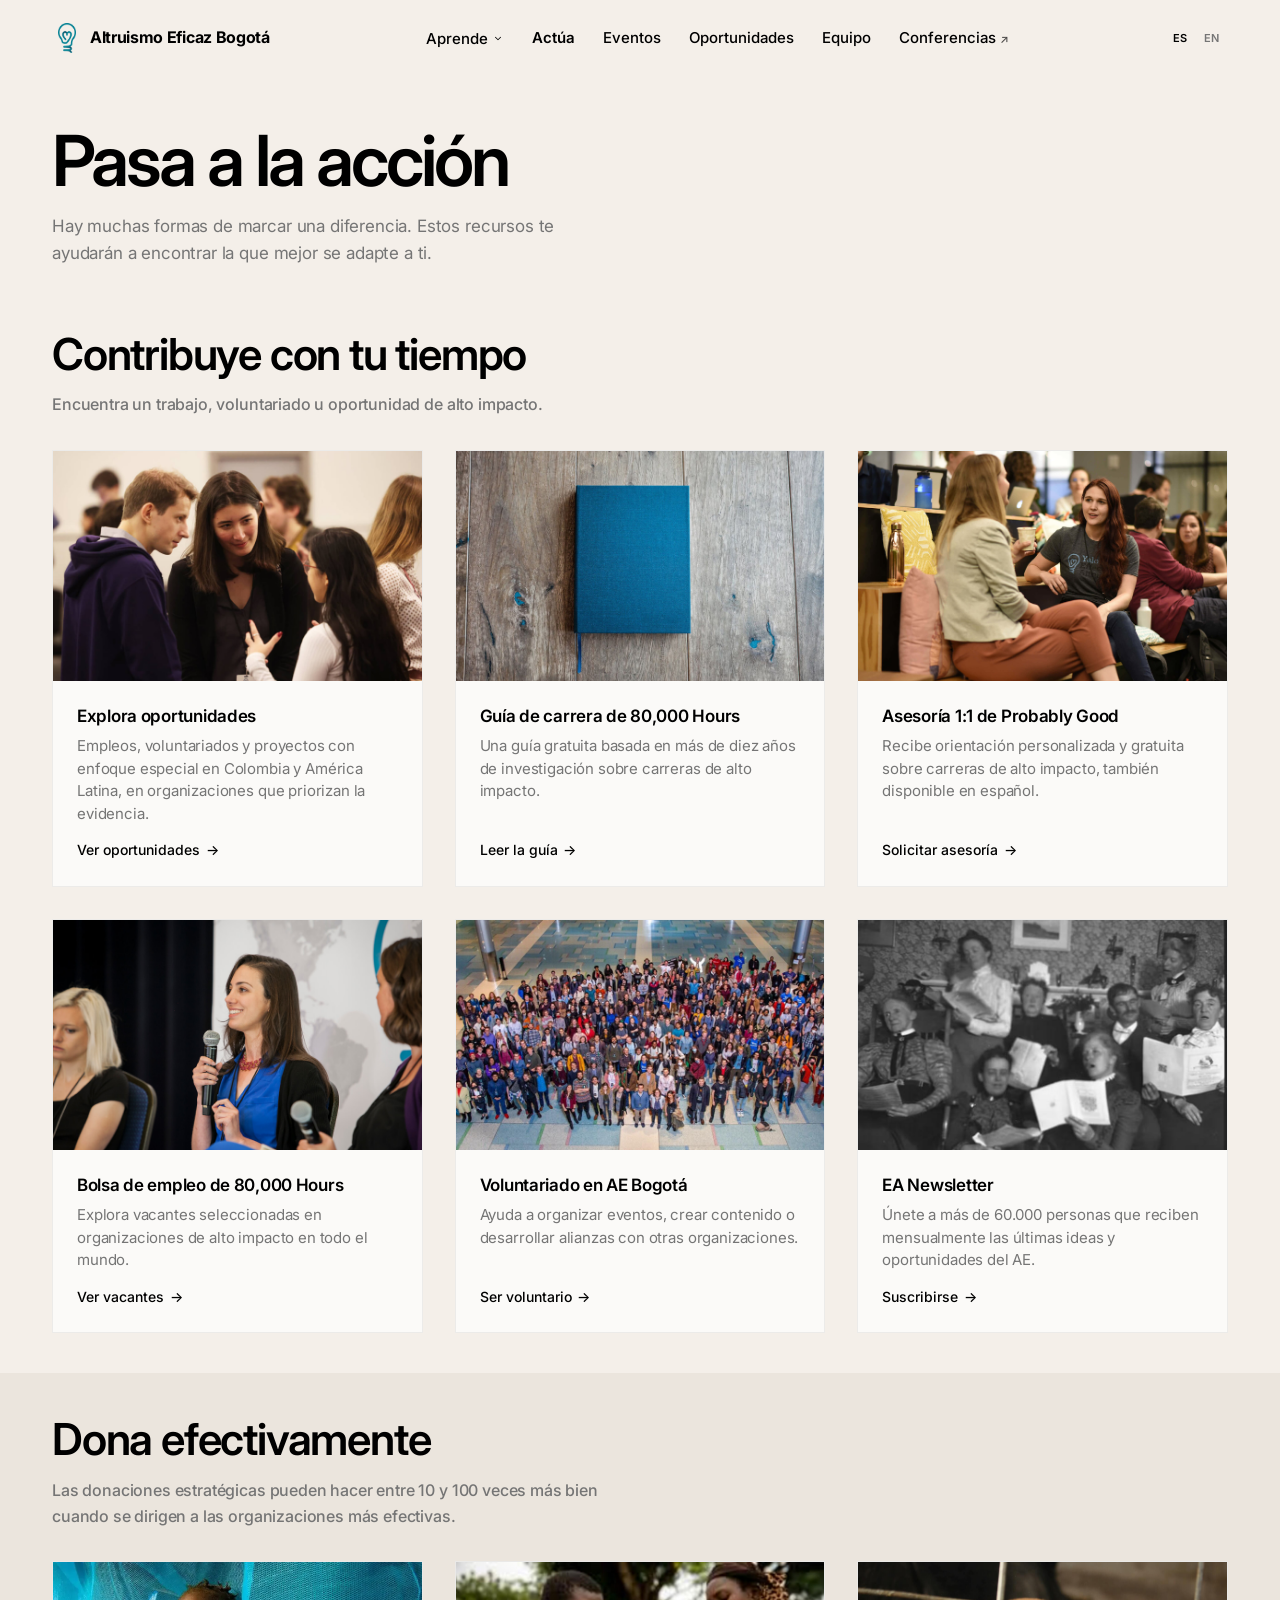
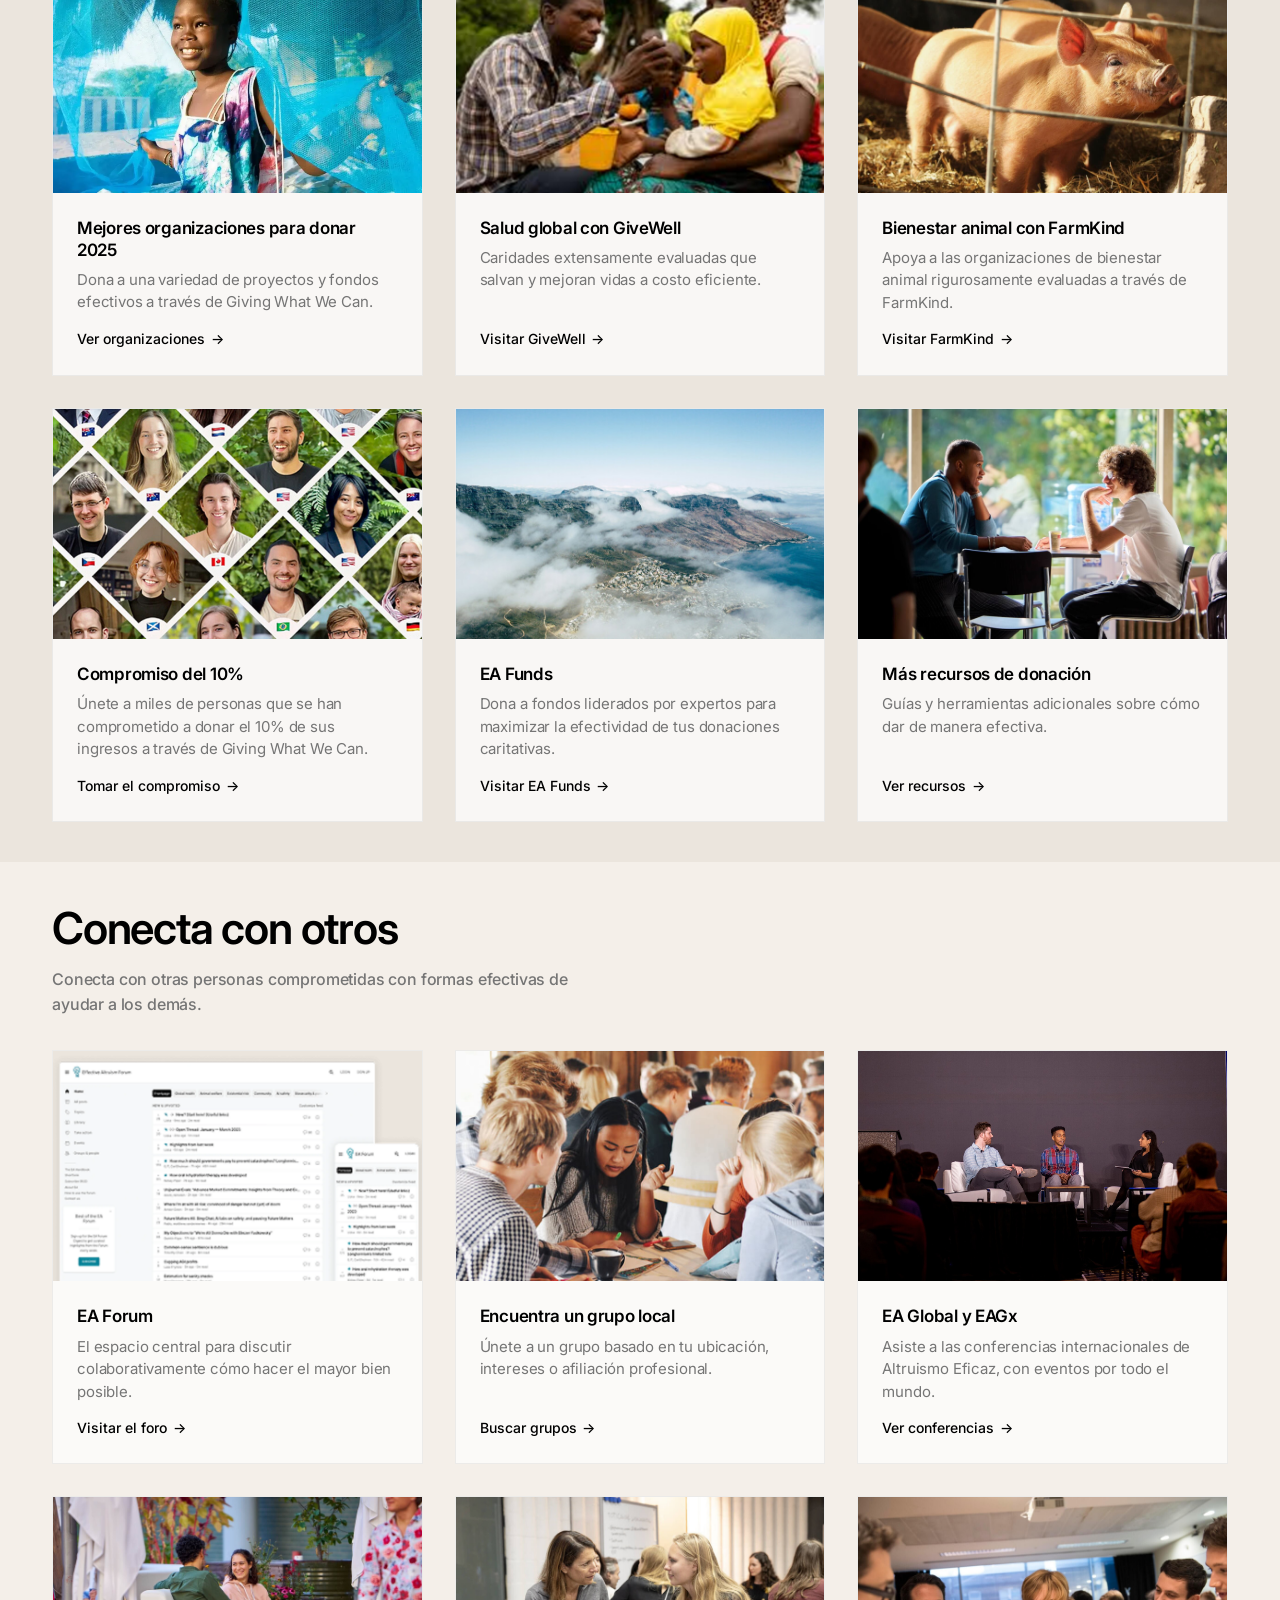
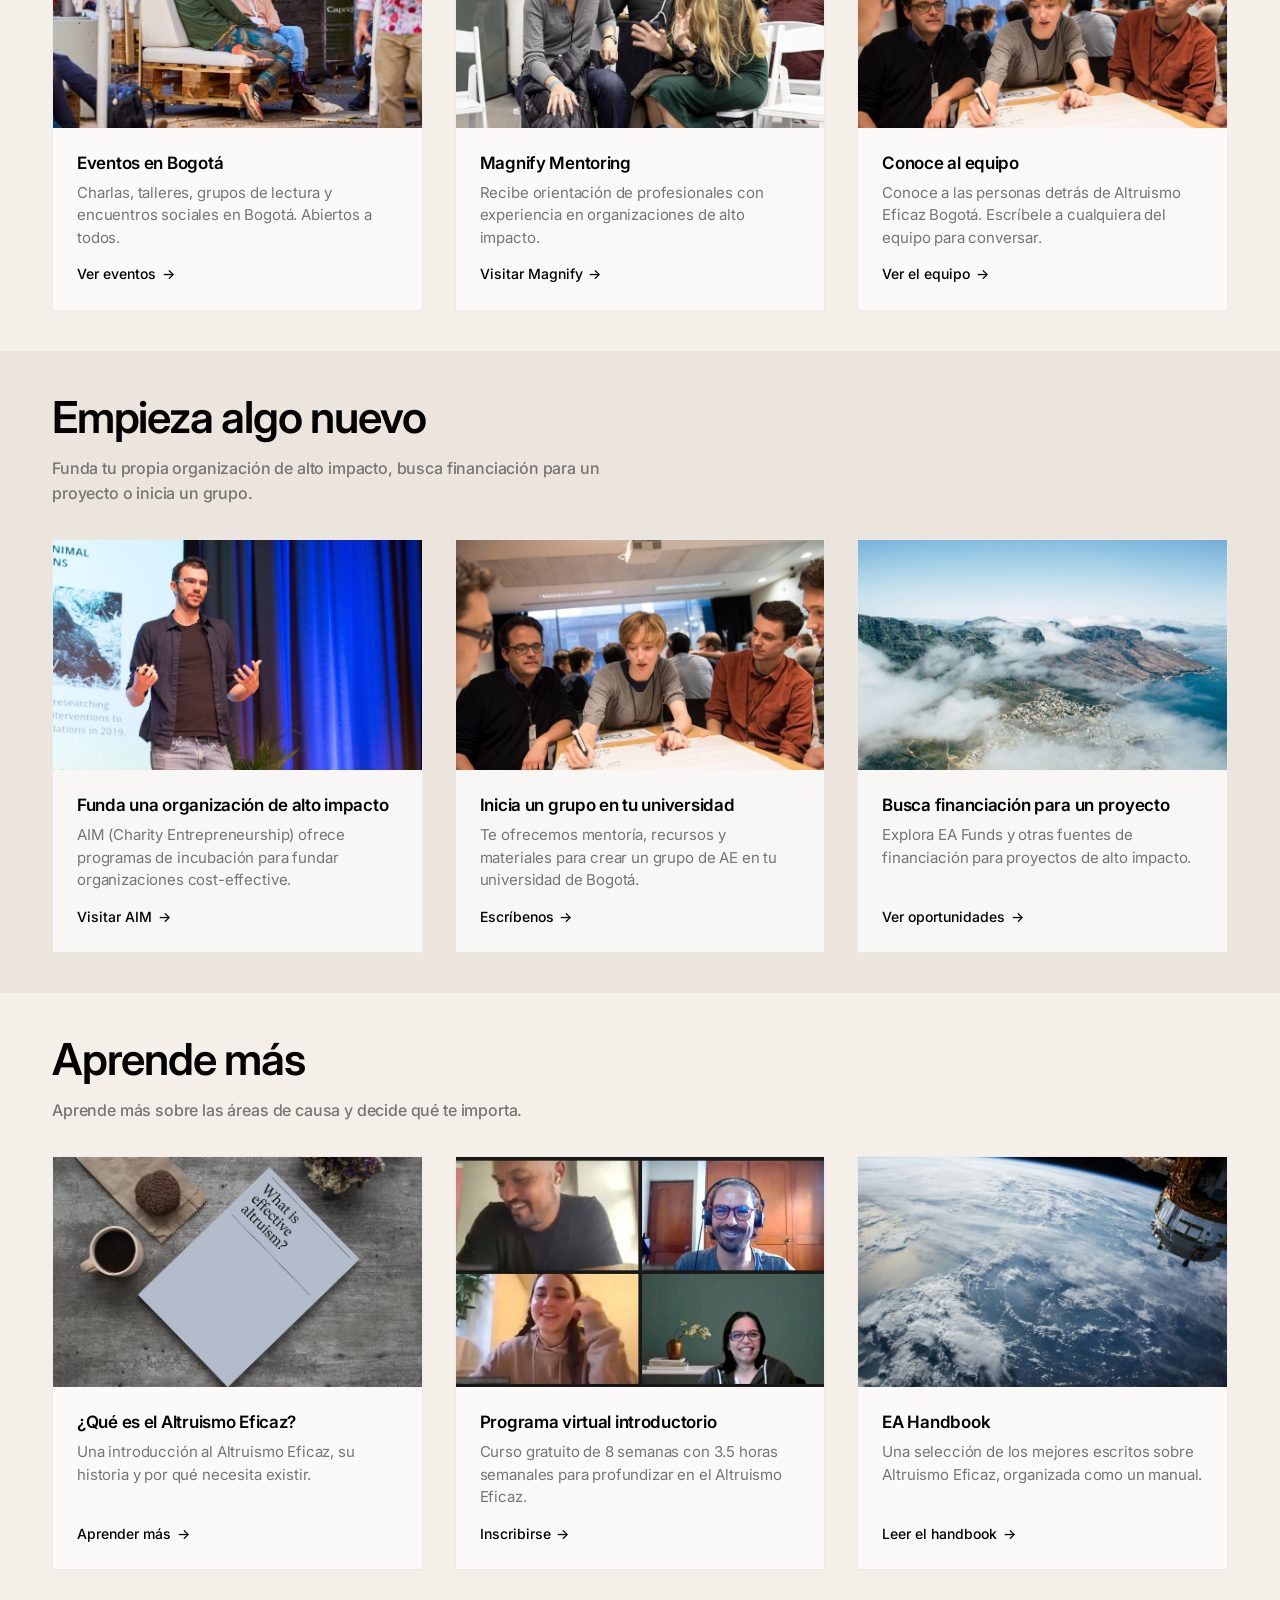
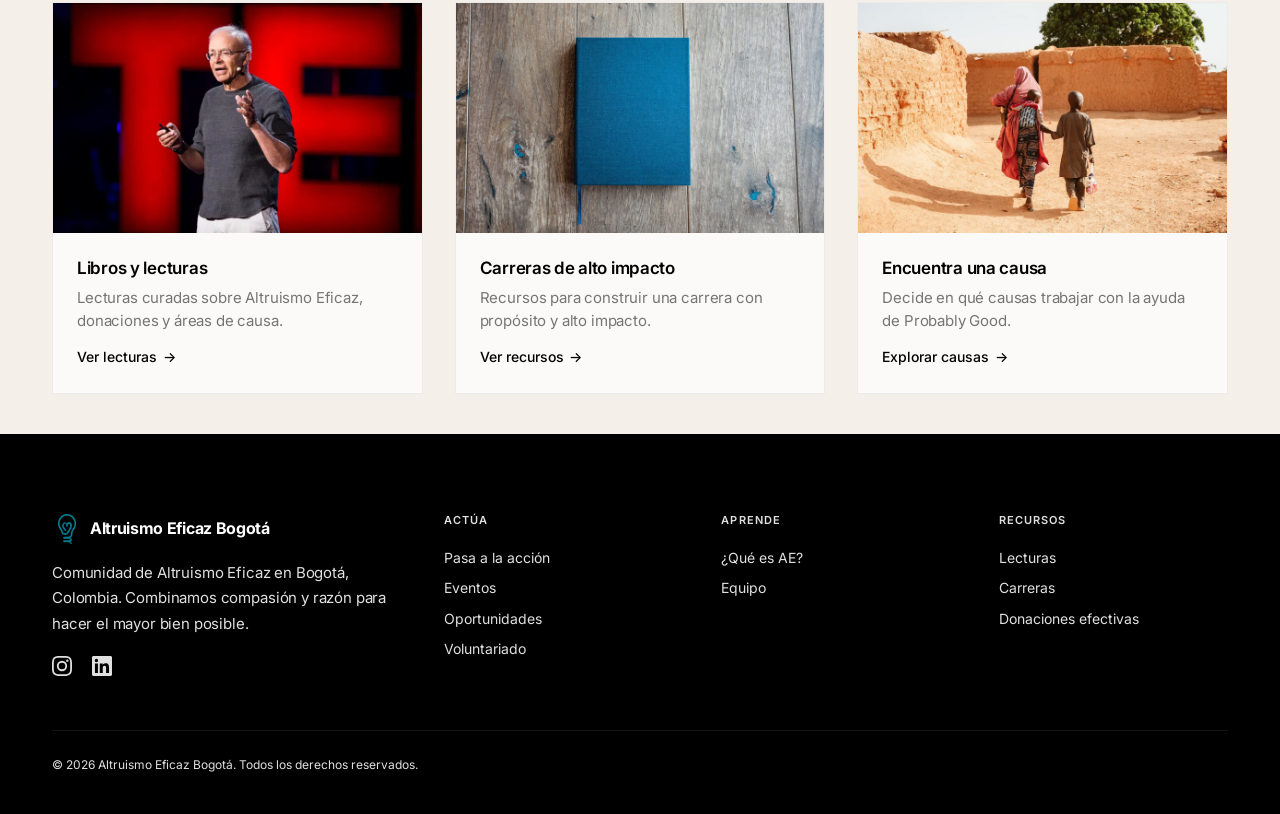
<file: get-involved.html>
<!DOCTYPE html>
<html lang="es">
<head>
  <meta charset="UTF-8">
  <meta name="viewport" content="width=device-width, initial-scale=1.0">
  <title>Pasa a la acción — Altruismo Eficaz Bogotá</title>
  <meta name="description" content="Recursos para pasar a la acción: encuentra trabajo de alto impacto, dona efectivamente, conecta con la comunidad y aprende más sobre Altruismo Eficaz.">
  <meta property="og:title" content="Pasa a la acción — Altruismo Eficaz Bogotá">
  <meta property="og:description" content="Recursos para pasar a la acción: encuentra trabajo de alto impacto, dona efectivamente, conecta con la comunidad y aprende más sobre Altruismo Eficaz.">
  <meta property="og:type" content="website">
  <meta property="og:image" content="https://website-three-orpin.vercel.app/img/hero.jpg">
  <link rel="canonical" href="https://website-three-orpin.vercel.app/get-involved.html">
  <link rel="preconnect" href="https://fonts.googleapis.com">
  <link rel="preconnect" href="https://fonts.gstatic.com" crossorigin>
  <link href="https://fonts.googleapis.com/css2?family=Inter:wght@400;500;600;700;800&family=Source+Serif+4:ital,opsz,wght@1,8..60,400;1,8..60,500&display=swap" rel="stylesheet">
  <link rel="icon" type="image/png" href="img/favicon.png">
  <link rel="apple-touch-icon" href="img/apple-touch-icon.png">
  <link rel="stylesheet" href="css/style.css">
</head>
<body>

  <!-- Navbar -->
  <nav class="navbar">
    <div class="container">
      <a href="index.html" class="nav-logo">
        <img src="img/logo-ea.png" alt="EA" class="nav-logo-icon">
        <span>Altruismo Eficaz Bogotá</span>
      </a>
      <div class="nav-links">
        <div class="nav-dropdown"><button class="nav-dropdown-toggle" type="button" aria-expanded="false" aria-haspopup="true"><span data-lang="es">Aprende</span><span data-lang="en">Learn</span><svg class="nav-dropdown-caret" viewBox="0 0 20 20" aria-hidden="true"><path d="M5.22 8.22a.75.75 0 0 1 1.06 0L10 11.94l3.72-3.72a.75.75 0 1 1 1.06 1.06l-4.25 4.25a.75.75 0 0 1-1.06 0L5.22 9.28a.75.75 0 0 1 0-1.06Z"/></svg></button><div class="nav-dropdown-menu" role="menu"><a href="about-ea.html" role="menuitem"><span data-lang="es">Ensayo introductorio</span><span data-lang="en">Intro essay</span></a><a href="faq.html" role="menuitem"><span data-lang="es">Preguntas frecuentes</span><span data-lang="en">FAQs</span></a><a href="recursos-espanol.html" role="menuitem"><span data-lang="es">Recursos en español</span><span data-lang="en">Spanish resources</span></a><a href="resources.html" role="menuitem"><span data-lang="es">Videos, libros, podcasts</span><span data-lang="en">Videos, books, podcasts</span></a><a href="https://www.effectivealtruism.org/courses/introductory-program" target="_blank" rel="noopener noreferrer" role="menuitem"><span data-lang="es">Curso introductorio online</span><span data-lang="en">Online intro course</span><span class="nav-dropdown-ext" aria-hidden="true">↗</span></a><a href="https://www.effectivealtruism.org/stories" target="_blank" rel="noopener noreferrer" role="menuitem"><span data-lang="es">Historias de la comunidad</span><span data-lang="en">Community stories</span><span class="nav-dropdown-ext" aria-hidden="true">↗</span></a><span class="nav-dropdown-placeholder" role="menuitem" aria-disabled="true"><span data-lang="es">Newsletter de EA</span><span data-lang="en">EA Newsletter</span></span><a href="https://forum.effectivealtruism.org/handbook" target="_blank" rel="noopener noreferrer" role="menuitem"><span data-lang="es">Manual de EA</span><span data-lang="en">EA Handbook</span><span class="nav-dropdown-ext" aria-hidden="true">↗</span></a><a href="https://forum.effectivealtruism.org/" target="_blank" rel="noopener noreferrer" role="menuitem"><span data-lang="es">Foro de EA</span><span data-lang="en">EA Forum</span><span class="nav-dropdown-ext" aria-hidden="true">↗</span></a></div></div>
        <a href="get-involved.html" class="active"><span data-lang="es">Actúa</span><span data-lang="en">Take action</span></a>
        <a href="events.html"><span data-lang="es">Eventos</span><span data-lang="en">Events</span></a>
        <a href="opportunities.html"><span data-lang="es">Oportunidades</span><span data-lang="en">Opportunities</span></a>
        <a href="team.html"><span data-lang="es">Equipo</span><span data-lang="en">Team</span></a>
        <a href="https://www.effectivealtruism.org/ea-global" target="_blank" rel="noopener noreferrer"><span data-lang="es">Conferencias</span><span data-lang="en">Conferences</span><span class="nav-ext" aria-hidden="true">↗</span></a>
      </div>
      <div class="nav-right">
        <div class="lang-toggle">
          <button data-lang="es">ES</button>
          <button data-lang="en">EN</button>
        </div>
        <button class="hamburger" aria-label="Menu">
          <span></span><span></span><span></span>
        </button>
      </div>
    </div>
  </nav>

  <!-- Mobile Nav -->
  <div class="mobile-nav">
    <a href="index.html"><span data-lang="es">Inicio</span><span data-lang="en">Home</span></a>
    <div class="nav-dropdown"><button class="nav-dropdown-toggle" type="button" aria-expanded="false" aria-haspopup="true"><span data-lang="es">Aprende</span><span data-lang="en">Learn</span><svg class="nav-dropdown-caret" viewBox="0 0 20 20" aria-hidden="true"><path d="M5.22 8.22a.75.75 0 0 1 1.06 0L10 11.94l3.72-3.72a.75.75 0 1 1 1.06 1.06l-4.25 4.25a.75.75 0 0 1-1.06 0L5.22 9.28a.75.75 0 0 1 0-1.06Z"/></svg></button><div class="nav-dropdown-menu" role="menu"><a href="about-ea.html" role="menuitem"><span data-lang="es">Ensayo introductorio</span><span data-lang="en">Intro essay</span></a><a href="faq.html" role="menuitem"><span data-lang="es">Preguntas frecuentes</span><span data-lang="en">FAQs</span></a><a href="recursos-espanol.html" role="menuitem"><span data-lang="es">Recursos en español</span><span data-lang="en">Spanish resources</span></a><a href="resources.html" role="menuitem"><span data-lang="es">Videos, libros, podcasts</span><span data-lang="en">Videos, books, podcasts</span></a><a href="https://www.effectivealtruism.org/courses/introductory-program" target="_blank" rel="noopener noreferrer" role="menuitem"><span data-lang="es">Curso introductorio online</span><span data-lang="en">Online intro course</span><span class="nav-dropdown-ext" aria-hidden="true">↗</span></a><a href="https://www.effectivealtruism.org/stories" target="_blank" rel="noopener noreferrer" role="menuitem"><span data-lang="es">Historias de la comunidad</span><span data-lang="en">Community stories</span><span class="nav-dropdown-ext" aria-hidden="true">↗</span></a><span class="nav-dropdown-placeholder" role="menuitem" aria-disabled="true"><span data-lang="es">Newsletter de EA</span><span data-lang="en">EA Newsletter</span></span><a href="https://forum.effectivealtruism.org/handbook" target="_blank" rel="noopener noreferrer" role="menuitem"><span data-lang="es">Manual de EA</span><span data-lang="en">EA Handbook</span><span class="nav-dropdown-ext" aria-hidden="true">↗</span></a><a href="https://forum.effectivealtruism.org/" target="_blank" rel="noopener noreferrer" role="menuitem"><span data-lang="es">Foro de EA</span><span data-lang="en">EA Forum</span><span class="nav-dropdown-ext" aria-hidden="true">↗</span></a></div></div>
    <a href="get-involved.html" class="active"><span data-lang="es">Actúa</span><span data-lang="en">Take action</span></a>
    <a href="events.html"><span data-lang="es">Eventos</span><span data-lang="en">Events</span></a>
    <a href="opportunities.html"><span data-lang="es">Oportunidades</span><span data-lang="en">Opportunities</span></a>
    <a href="team.html"><span data-lang="es">Equipo</span><span data-lang="en">Team</span></a>
    <a href="https://www.effectivealtruism.org/ea-global" target="_blank" rel="noopener noreferrer"><span data-lang="es">Conferencias</span><span data-lang="en">Conferences</span><span class="nav-ext" aria-hidden="true">↗</span></a>
  </div>

  <!-- Page Header -->
  <section class="page-header">
    <div class="container">
      <h1>
        <span data-lang="es">Pasa a la acción</span>
        <span data-lang="en">Take action</span>
      </h1>
      <p>
        <span data-lang="es">Hay muchas formas de marcar una diferencia. Estos recursos te ayudarán a encontrar la que mejor se adapte a ti.</span>
        <span data-lang="en">There are many ways to make a difference. These resources will help you find the one that best fits you.</span>
      </p>
    </div>
  </section>

  <!-- 1. Contribuye con tu tiempo -->
  <section class="section bg-paper" id="contribute-time">
    <div class="container">
      <div class="section-header fade-in">
        <h2>
          <span data-lang="es">Contribuye con tu tiempo</span>
          <span data-lang="en">Contribute your time</span>
        </h2>
        <p class="section-subtitle">
          <span data-lang="es">Encuentra un trabajo, voluntariado u oportunidad de alto impacto.</span>
          <span data-lang="en">Find a high-impact job, volunteering, or opportunity.</span>
        </p>
      </div>

      <div class="grid grid-3 fade-in">
        <a href="opportunities.html" class="action-card">
          <div class="action-card-img-wrap"><img class="action-card-img" src="img/take-action/find-volunteering.jpg" alt="" loading="lazy"></div>
          <div class="action-card-body">
          <h4>
            <span data-lang="es">Explora oportunidades</span>
            <span data-lang="en">Browse opportunities</span>
          </h4>
          <p>
            <span data-lang="es">Empleos, voluntariados y proyectos con enfoque especial en Colombia y América Latina, en organizaciones que priorizan la evidencia.</span>
            <span data-lang="en">Jobs, volunteer roles, and projects with a special focus on Colombia and Latin America, at organizations that prioritize evidence.</span>
          </p>
          <span class="action-card-arrow"><span data-lang="es">Ver oportunidades</span><span data-lang="en">View opportunities</span></span>
          </div>
        </a>

        <a href="https://80000hours.org/career-guide/" target="_blank" rel="noopener noreferrer" class="action-card">
          <div class="action-card-img-wrap"><img class="action-card-img" src="img/take-action/career-guide.jpg" alt="" loading="lazy"></div>
          <div class="action-card-body">
          <h4>
            <span data-lang="es">Guía de carrera de 80,000 Hours</span>
            <span data-lang="en">80,000 Hours career guide</span>
          </h4>
          <p>
            <span data-lang="es">Una guía gratuita basada en más de diez años de investigación sobre carreras de alto impacto.</span>
            <span data-lang="en">A free guide backed by more than ten years of research on high-impact careers.</span>
          </p>
          <span class="action-card-arrow"><span data-lang="es">Leer la guía</span><span data-lang="en">Read the guide</span></span>
          </div>
        </a>

        <a href="https://probablygood.org/advising/" target="_blank" rel="noopener noreferrer" class="action-card">
          <div class="action-card-img-wrap"><img class="action-card-img" src="img/take-action/career-advising.jpg" alt="" loading="lazy"></div>
          <div class="action-card-body">
          <h4>
            <span data-lang="es">Asesoría 1:1 de Probably Good</span>
            <span data-lang="en">1:1 advising with Probably Good</span>
          </h4>
          <p>
            <span data-lang="es">Recibe orientación personalizada y gratuita sobre carreras de alto impacto, también disponible en español.</span>
            <span data-lang="en">Get free, personalized career advising, also available in Spanish.</span>
          </p>
          <span class="action-card-arrow"><span data-lang="es">Solicitar asesoría</span><span data-lang="en">Get advising</span></span>
          </div>
        </a>

        <a href="https://jobs.80000hours.org/" target="_blank" rel="noopener noreferrer" class="action-card">
          <div class="action-card-img-wrap"><img class="action-card-img" src="img/take-action/high-impact-job.jpg" alt="" loading="lazy"></div>
          <div class="action-card-body">
          <h4>
            <span data-lang="es">Bolsa de empleo de 80,000 Hours</span>
            <span data-lang="en">80,000 Hours job board</span>
          </h4>
          <p>
            <span data-lang="es">Explora vacantes seleccionadas en organizaciones de alto impacto en todo el mundo.</span>
            <span data-lang="en">Browse carefully selected openings at high-impact organizations worldwide.</span>
          </p>
          <span class="action-card-arrow"><span data-lang="es">Ver vacantes</span><span data-lang="en">View jobs</span></span>
          </div>
        </a>

        <a href="team.html#join" class="action-card">
          <div class="action-card-img-wrap"><img class="action-card-img" src="img/take-action/talent-database.jpg" alt="" loading="lazy"></div>
          <div class="action-card-body">
          <h4>
            <span data-lang="es">Voluntariado en AE Bogotá</span>
            <span data-lang="en">Volunteer with EA Bogotá</span>
          </h4>
          <p>
            <span data-lang="es">Ayuda a organizar eventos, crear contenido o desarrollar alianzas con otras organizaciones.</span>
            <span data-lang="en">Help organize events, create content, or develop partnerships with other organizations.</span>
          </p>
          <span class="action-card-arrow"><span data-lang="es">Ser voluntario</span><span data-lang="en">Volunteer</span></span>
          </div>
        </a>

        <a href="https://www.effectivealtruism.org/get-involved/newsletter" target="_blank" rel="noopener noreferrer" class="action-card">
          <div class="action-card-img-wrap"><img class="action-card-img" src="img/take-action/best-of-forum.jpg" alt="" loading="lazy"></div>
          <div class="action-card-body">
          <h4>
            <span data-lang="es">EA Newsletter</span>
            <span data-lang="en">EA Newsletter</span>
          </h4>
          <p>
            <span data-lang="es">Únete a más de 60.000 personas que reciben mensualmente las últimas ideas y oportunidades del AE.</span>
            <span data-lang="en">Join 60,000+ subscribers who get the latest EA ideas and opportunities each month.</span>
          </p>
          <span class="action-card-arrow"><span data-lang="es">Suscribirse</span><span data-lang="en">Subscribe</span></span>
          </div>
        </a>
      </div>
    </div>
  </section>

  <!-- 2. Dona efectivamente -->
  <section class="section bg-sand-dark" id="give">
    <div class="container">
      <div class="section-header fade-in">
        <h2>
          <span data-lang="es">Dona efectivamente</span>
          <span data-lang="en">Give to outstanding charities</span>
        </h2>
        <p class="section-subtitle">
          <span data-lang="es">Las donaciones estratégicas pueden hacer entre 10 y 100 veces más bien cuando se dirigen a las organizaciones más efectivas.</span>
          <span data-lang="en">Strategic donations can do 10 to 100 times more good when directed to the most effective organizations.</span>
        </p>
      </div>

      <div class="grid grid-3 fade-in">
        <a href="https://www.givingwhatwecan.org/best-charities-to-donate-to-2025" target="_blank" rel="noopener noreferrer" class="action-card">
          <div class="action-card-img-wrap"><img class="action-card-img" src="img/take-action/best-charities-2025.webp" alt="" loading="lazy"></div>
          <div class="action-card-body">
          <h4>
            <span data-lang="es">Mejores organizaciones para donar 2025</span>
            <span data-lang="en">Best charities 2025</span>
          </h4>
          <p>
            <span data-lang="es">Dona a una variedad de proyectos y fondos efectivos a través de Giving What We Can.</span>
            <span data-lang="en">Donate to a variety of effective projects and funds via Giving What We Can.</span>
          </p>
          <span class="action-card-arrow"><span data-lang="es">Ver organizaciones</span><span data-lang="en">View charities</span></span>
          </div>
        </a>

        <a href="https://www.givewell.org/" target="_blank" rel="noopener noreferrer" class="action-card">
          <div class="action-card-img-wrap"><img class="action-card-img" src="img/take-action/global-health-charities.jpeg" alt="" loading="lazy"></div>
          <div class="action-card-body">
          <h4>
            <span data-lang="es">Salud global con GiveWell</span>
            <span data-lang="en">Global health with GiveWell</span>
          </h4>
          <p>
            <span data-lang="es">Caridades extensamente evaluadas que salvan y mejoran vidas a costo eficiente.</span>
            <span data-lang="en">Extensively vetted charities that save and improve lives cost-effectively.</span>
          </p>
          <span class="action-card-arrow"><span data-lang="es">Visitar GiveWell</span><span data-lang="en">Visit GiveWell</span></span>
          </div>
        </a>

        <a href="https://farmkind.giving/" target="_blank" rel="noopener noreferrer" class="action-card">
          <div class="action-card-img-wrap"><img class="action-card-img" src="img/take-action/animal-welfare.jpg" alt="" loading="lazy"></div>
          <div class="action-card-body">
          <h4>
            <span data-lang="es">Bienestar animal con FarmKind</span>
            <span data-lang="en">Animal welfare with FarmKind</span>
          </h4>
          <p>
            <span data-lang="es">Apoya a las organizaciones de bienestar animal rigurosamente evaluadas a través de FarmKind.</span>
            <span data-lang="en">Support rigorously assessed animal welfare charities through FarmKind.</span>
          </p>
          <span class="action-card-arrow"><span data-lang="es">Visitar FarmKind</span><span data-lang="en">Visit FarmKind</span></span>
          </div>
        </a>

        <a href="https://www.givingwhatwecan.org/pledge" target="_blank" rel="noopener noreferrer" class="action-card">
          <div class="action-card-img-wrap"><img class="action-card-img" src="img/take-action/pledge-to-donate.jpg" alt="" loading="lazy"></div>
          <div class="action-card-body">
          <h4>
            <span data-lang="es">Compromiso del 10%</span>
            <span data-lang="en">The 10% Pledge</span>
          </h4>
          <p>
            <span data-lang="es">Únete a miles de personas que se han comprometido a donar el 10% de sus ingresos a través de Giving What We Can.</span>
            <span data-lang="en">Join thousands who have pledged to donate 10% of their income through Giving What We Can.</span>
          </p>
          <span class="action-card-arrow"><span data-lang="es">Tomar el compromiso</span><span data-lang="en">Take the pledge</span></span>
          </div>
        </a>

        <a href="https://funds.effectivealtruism.org/" target="_blank" rel="noopener noreferrer" class="action-card">
          <div class="action-card-img-wrap"><img class="action-card-img" src="img/take-action/ea-funds.jpg" alt="" loading="lazy"></div>
          <div class="action-card-body">
          <h4>
            <span data-lang="es">EA Funds</span>
            <span data-lang="en">EA Funds</span>
          </h4>
          <p>
            <span data-lang="es">Dona a fondos liderados por expertos para maximizar la efectividad de tus donaciones caritativas.</span>
            <span data-lang="en">Donate to expert-led funds to maximize the effectiveness of your charitable giving.</span>
          </p>
          <span class="action-card-arrow"><span data-lang="es">Visitar EA Funds</span><span data-lang="en">Visit EA Funds</span></span>
          </div>
        </a>

        <a href="resources.html#giving" class="action-card">
          <div class="action-card-img-wrap"><img class="action-card-img" src="img/take-action/ea-forum-giving.jpeg" alt="" loading="lazy"></div>
          <div class="action-card-body">
          <h4>
            <span data-lang="es">Más recursos de donación</span>
            <span data-lang="en">More giving resources</span>
          </h4>
          <p>
            <span data-lang="es">Guías y herramientas adicionales sobre cómo dar de manera efectiva.</span>
            <span data-lang="en">Additional guides and tools on how to give effectively.</span>
          </p>
          <span class="action-card-arrow"><span data-lang="es">Ver recursos</span><span data-lang="en">View resources</span></span>
          </div>
        </a>
      </div>
    </div>
  </section>

  <!-- 3. Conecta con otros -->
  <section class="section bg-paper" id="connect">
    <div class="container">
      <div class="section-header fade-in">
        <h2>
          <span data-lang="es">Conecta con otros</span>
          <span data-lang="en">Connect with others</span>
        </h2>
        <p class="section-subtitle">
          <span data-lang="es">Conecta con otras personas comprometidas con formas efectivas de ayudar a los demás.</span>
          <span data-lang="en">Connect with others committed to effective ways of helping others.</span>
        </p>
      </div>

      <div class="grid grid-3 fade-in">
        <a href="https://forum.effectivealtruism.org/" target="_blank" rel="noopener noreferrer" class="action-card">
          <div class="action-card-img-wrap"><img class="action-card-img" src="img/take-action/ea-forum.png" alt="" loading="lazy"></div>
          <div class="action-card-body">
          <h4>
            <span data-lang="es">EA Forum</span>
            <span data-lang="en">EA Forum</span>
          </h4>
          <p>
            <span data-lang="es">El espacio central para discutir colaborativamente cómo hacer el mayor bien posible.</span>
            <span data-lang="en">The central place for collaborative discussion about how to do the most good.</span>
          </p>
          <span class="action-card-arrow"><span data-lang="es">Visitar el foro</span><span data-lang="en">Visit the forum</span></span>
          </div>
        </a>

        <a href="https://www.effectivealtruism.org/groups" target="_blank" rel="noopener noreferrer" class="action-card">
          <div class="action-card-img-wrap"><img class="action-card-img" src="img/take-action/local-group.jpg" alt="" loading="lazy"></div>
          <div class="action-card-body">
          <h4>
            <span data-lang="es">Encuentra un grupo local</span>
            <span data-lang="en">Find a local group</span>
          </h4>
          <p>
            <span data-lang="es">Únete a un grupo basado en tu ubicación, intereses o afiliación profesional.</span>
            <span data-lang="en">Join a group based on your location, interests, or professional affiliation.</span>
          </p>
          <span class="action-card-arrow"><span data-lang="es">Buscar grupos</span><span data-lang="en">Find groups</span></span>
          </div>
        </a>

        <a href="https://www.effectivealtruism.org/ea-global" target="_blank" rel="noopener noreferrer" class="action-card">
          <div class="action-card-img-wrap"><img class="action-card-img" src="img/take-action/conference.jpg" alt="" loading="lazy"></div>
          <div class="action-card-body">
          <h4>
            <span data-lang="es">EA Global y EAGx</span>
            <span data-lang="en">EA Global &amp; EAGx</span>
          </h4>
          <p>
            <span data-lang="es">Asiste a las conferencias internacionales de Altruismo Eficaz, con eventos por todo el mundo.</span>
            <span data-lang="en">Attend the international Effective Altruism conferences, with events around the world.</span>
          </p>
          <span class="action-card-arrow"><span data-lang="es">Ver conferencias</span><span data-lang="en">View conferences</span></span>
          </div>
        </a>

        <a href="events.html" class="action-card">
          <div class="action-card-img-wrap"><img class="action-card-img" src="img/take-action/local-event.jpeg" alt="" loading="lazy"></div>
          <div class="action-card-body">
          <h4>
            <span data-lang="es">Eventos en Bogotá</span>
            <span data-lang="en">Events in Bogotá</span>
          </h4>
          <p>
            <span data-lang="es">Charlas, talleres, grupos de lectura y encuentros sociales en Bogotá. Abiertos a todos.</span>
            <span data-lang="en">Talks, workshops, reading groups, and social meetups in Bogotá. Open to everyone.</span>
          </p>
          <span class="action-card-arrow"><span data-lang="es">Ver eventos</span><span data-lang="en">View events</span></span>
          </div>
        </a>

        <a href="https://www.magnifymentoring.org/" target="_blank" rel="noopener noreferrer" class="action-card">
          <div class="action-card-img-wrap"><img class="action-card-img" src="img/take-action/magnify-mentoring.jpg" alt="" loading="lazy"></div>
          <div class="action-card-body">
          <h4>
            <span data-lang="es">Magnify Mentoring</span>
            <span data-lang="en">Magnify Mentoring</span>
          </h4>
          <p>
            <span data-lang="es">Recibe orientación de profesionales con experiencia en organizaciones de alto impacto.</span>
            <span data-lang="en">Get guidance from experienced professionals at high-impact organizations.</span>
          </p>
          <span class="action-card-arrow"><span data-lang="es">Visitar Magnify</span><span data-lang="en">Visit Magnify</span></span>
          </div>
        </a>

        <a href="team.html" class="action-card">
          <div class="action-card-img-wrap"><img class="action-card-img" src="img/take-action/start-ea-group.jpeg" alt="" loading="lazy"></div>
          <div class="action-card-body">
          <h4>
            <span data-lang="es">Conoce al equipo</span>
            <span data-lang="en">Meet the team</span>
          </h4>
          <p>
            <span data-lang="es">Conoce a las personas detrás de Altruismo Eficaz Bogotá. Escríbele a cualquiera del equipo para conversar.</span>
            <span data-lang="en">Meet the people behind Effective Altruism Bogotá. Reach out to anyone on the team for a conversation.</span>
          </p>
          <span class="action-card-arrow"><span data-lang="es">Ver el equipo</span><span data-lang="en">View the team</span></span>
          </div>
        </a>
      </div>
    </div>
  </section>

  <!-- 4. Empieza algo nuevo -->
  <section class="section bg-sand-dark" id="start">
    <div class="container">
      <div class="section-header fade-in">
        <h2>
          <span data-lang="es">Empieza algo nuevo</span>
          <span data-lang="en">Start something new</span>
        </h2>
        <p class="section-subtitle">
          <span data-lang="es">Funda tu propia organización de alto impacto, busca financiación para un proyecto o inicia un grupo.</span>
          <span data-lang="en">Start your own high-impact organization, seek funding for a project, or start a group.</span>
        </p>
      </div>

      <div class="grid grid-3 fade-in">
        <a href="https://www.charityentrepreneurship.com/" target="_blank" rel="noopener noreferrer" class="action-card">
          <div class="action-card-img-wrap"><img class="action-card-img" src="img/take-action/charity-entrepreneurship.jpg" alt="" loading="lazy"></div>
          <div class="action-card-body">
          <h4>
            <span data-lang="es">Funda una organización de alto impacto</span>
            <span data-lang="en">Start a high-impact charity</span>
          </h4>
          <p>
            <span data-lang="es">AIM (Charity Entrepreneurship) ofrece programas de incubación para fundar organizaciones cost-effective.</span>
            <span data-lang="en">AIM (Charity Entrepreneurship) offers incubation programs to found cost-effective organizations.</span>
          </p>
          <span class="action-card-arrow"><span data-lang="es">Visitar AIM</span><span data-lang="en">Visit AIM</span></span>
          </div>
        </a>

        <a href="https://tally.so/r/NpJlYN" target="_blank" rel="noopener noreferrer" class="action-card">
          <div class="action-card-img-wrap"><img class="action-card-img" src="img/take-action/start-ea-group.jpeg" alt="" loading="lazy"></div>
          <div class="action-card-body">
          <h4>
            <span data-lang="es">Inicia un grupo en tu universidad</span>
            <span data-lang="en">Start a university group</span>
          </h4>
          <p>
            <span data-lang="es">Te ofrecemos mentoría, recursos y materiales para crear un grupo de AE en tu universidad de Bogotá.</span>
            <span data-lang="en">We offer mentorship, resources, and materials to start an EA group at your university in Bogotá.</span>
          </p>
          <span class="action-card-arrow"><span data-lang="es">Escríbenos</span><span data-lang="en">Get in touch</span></span>
          </div>
        </a>

        <a href="https://funds.effectivealtruism.org/" target="_blank" rel="noopener noreferrer" class="action-card">
          <div class="action-card-img-wrap"><img class="action-card-img" src="img/take-action/ea-funds.jpg" alt="" loading="lazy"></div>
          <div class="action-card-body">
          <h4>
            <span data-lang="es">Busca financiación para un proyecto</span>
            <span data-lang="en">Seek funding for a project</span>
          </h4>
          <p>
            <span data-lang="es">Explora EA Funds y otras fuentes de financiación para proyectos de alto impacto.</span>
            <span data-lang="en">Explore EA Funds and other sources of funding for high-impact projects.</span>
          </p>
          <span class="action-card-arrow"><span data-lang="es">Ver oportunidades</span><span data-lang="en">View opportunities</span></span>
          </div>
        </a>
      </div>
    </div>
  </section>

  <!-- 5. Aprende más -->
  <section class="section bg-paper" id="learn">
    <div class="container">
      <div class="section-header fade-in">
        <h2>
          <span data-lang="es">Aprende más</span>
          <span data-lang="en">Learn more</span>
        </h2>
        <p class="section-subtitle">
          <span data-lang="es">Aprende más sobre las áreas de causa y decide qué te importa.</span>
          <span data-lang="en">Learn more about cause areas and decide what matters to you.</span>
        </p>
      </div>

      <div class="grid grid-3 fade-in">
        <a href="about-ea.html" class="action-card">
          <div class="action-card-img-wrap"><img class="action-card-img" src="img/take-action/intro-to-ea.jpg" alt="" loading="lazy"></div>
          <div class="action-card-body">
          <h4>
            <span data-lang="es">¿Qué es el Altruismo Eficaz?</span>
            <span data-lang="en">What is Effective Altruism?</span>
          </h4>
          <p>
            <span data-lang="es">Una introducción al Altruismo Eficaz, su historia y por qué necesita existir.</span>
            <span data-lang="en">An introduction to Effective Altruism, its history, and why it needs to exist.</span>
          </p>
          <span class="action-card-arrow"><span data-lang="es">Aprender más</span><span data-lang="en">Learn more</span></span>
          </div>
        </a>

        <a href="https://www.effectivealtruism.org/virtual-programs/introductory-program" target="_blank" rel="noopener noreferrer" class="action-card">
          <div class="action-card-img-wrap"><img class="action-card-img" src="img/take-action/intro-course.jpg" alt="" loading="lazy"></div>
          <div class="action-card-body">
          <h4>
            <span data-lang="es">Programa virtual introductorio</span>
            <span data-lang="en">Introductory virtual program</span>
          </h4>
          <p>
            <span data-lang="es">Curso gratuito de 8 semanas con 3.5 horas semanales para profundizar en el Altruismo Eficaz.</span>
            <span data-lang="en">Free 8-week course with 3.5 hours per week to dive deep into Effective Altruism.</span>
          </p>
          <span class="action-card-arrow"><span data-lang="es">Inscribirse</span><span data-lang="en">Enroll</span></span>
          </div>
        </a>

        <a href="https://forum.effectivealtruism.org/handbook" target="_blank" rel="noopener noreferrer" class="action-card">
          <div class="action-card-img-wrap"><img class="action-card-img" src="img/take-action/ea-handbook.jpg" alt="" loading="lazy"></div>
          <div class="action-card-body">
          <h4>
            <span data-lang="es">EA Handbook</span>
            <span data-lang="en">EA Handbook</span>
          </h4>
          <p>
            <span data-lang="es">Una selección de los mejores escritos sobre Altruismo Eficaz, organizada como un manual.</span>
            <span data-lang="en">A selection of the best writing about Effective Altruism, organized as a handbook.</span>
          </p>
          <span class="action-card-arrow"><span data-lang="es">Leer el handbook</span><span data-lang="en">Read the handbook</span></span>
          </div>
        </a>

        <a href="resources.html#reading" class="action-card">
          <div class="action-card-img-wrap"><img class="action-card-img" src="img/take-action/books-podcasts.jpg" alt="" loading="lazy"></div>
          <div class="action-card-body">
          <h4>
            <span data-lang="es">Libros y lecturas</span>
            <span data-lang="en">Books and reading</span>
          </h4>
          <p>
            <span data-lang="es">Lecturas curadas sobre Altruismo Eficaz, donaciones y áreas de causa.</span>
            <span data-lang="en">Curated reading on Effective Altruism, giving, and cause areas.</span>
          </p>
          <span class="action-card-arrow"><span data-lang="es">Ver lecturas</span><span data-lang="en">View reading list</span></span>
          </div>
        </a>

        <a href="resources.html#careers" class="action-card">
          <div class="action-card-img-wrap"><img class="action-card-img" src="img/take-action/career-guide.jpg" alt="" loading="lazy"></div>
          <div class="action-card-body">
          <h4>
            <span data-lang="es">Carreras de alto impacto</span>
            <span data-lang="en">High-impact careers</span>
          </h4>
          <p>
            <span data-lang="es">Recursos para construir una carrera con propósito y alto impacto.</span>
            <span data-lang="en">Resources for building a purposeful, high-impact career.</span>
          </p>
          <span class="action-card-arrow"><span data-lang="es">Ver recursos</span><span data-lang="en">View resources</span></span>
          </div>
        </a>

        <a href="https://probablygood.org/cause-areas/" target="_blank" rel="noopener noreferrer" class="action-card">
          <div class="action-card-img-wrap"><img class="action-card-img" src="img/take-action/find-cause.jpg" alt="" loading="lazy"></div>
          <div class="action-card-body">
          <h4>
            <span data-lang="es">Encuentra una causa</span>
            <span data-lang="en">Find a cause</span>
          </h4>
          <p>
            <span data-lang="es">Decide en qué causas trabajar con la ayuda de Probably Good.</span>
            <span data-lang="en">Decide which causes to work on with help from Probably Good.</span>
          </p>
          <span class="action-card-arrow"><span data-lang="es">Explorar causas</span><span data-lang="en">Explore causes</span></span>
          </div>
        </a>
      </div>
    </div>
  </section>

  <!-- Footer -->
  <footer class="footer">
    <div class="container">
      <div class="footer-grid">
        <div class="footer-brand">
          <a href="index.html" class="nav-logo" style="color: white;">
            <img src="img/logo-ea.png" alt="EA" class="nav-logo-icon">
            <span>Altruismo Eficaz Bogotá</span>
          </a>
          <p>
            <span data-lang="es">Comunidad de Altruismo Eficaz en Bogotá, Colombia. Combinamos compasión y razón para hacer el mayor bien posible.</span>
            <span data-lang="en">Effective Altruism community in Bogotá, Colombia. Combining compassion and reason to do the most good.</span>
          </p>
          <div class="footer-social">
            <a href="https://www.instagram.com/aebogota/" target="_blank" rel="noopener noreferrer" title="Instagram"><svg width="20" height="20" viewBox="0 0 24 24" fill="currentColor"><path d="M12 2.163c3.204 0 3.584.012 4.85.07 3.252.148 4.771 1.691 4.919 4.919.058 1.265.069 1.645.069 4.849 0 3.205-.012 3.584-.069 4.849-.149 3.225-1.664 4.771-4.919 4.919-1.266.058-1.644.07-4.85.07-3.204 0-3.584-.012-4.849-.07-3.26-.149-4.771-1.699-4.919-4.92-.058-1.265-.07-1.644-.07-4.849 0-3.204.013-3.583.07-4.849.149-3.227 1.664-4.771 4.919-4.919 1.266-.057 1.645-.069 4.849-.069zM12 0C8.741 0 8.333.014 7.053.072 2.695.272.273 2.69.073 7.052.014 8.333 0 8.741 0 12c0 3.259.014 3.668.072 4.948.2 4.358 2.618 6.78 6.98 6.98C8.333 23.986 8.741 24 12 24c3.259 0 3.668-.014 4.948-.072 4.354-.2 6.782-2.618 6.979-6.98.059-1.28.073-1.689.073-4.948 0-3.259-.014-3.667-.072-4.947-.196-4.354-2.617-6.78-6.979-6.98C15.668.014 15.259 0 12 0zm0 5.838a6.162 6.162 0 100 12.324 6.162 6.162 0 000-12.324zM12 16a4 4 0 110-8 4 4 0 010 8zm6.406-11.845a1.44 1.44 0 100 2.881 1.44 1.44 0 000-2.881z"/></svg></a>
            <a href="https://co.linkedin.com/company/altruismo-eficaz-colombia" target="_blank" rel="noopener noreferrer" title="LinkedIn"><svg width="20" height="20" viewBox="0 0 24 24" fill="currentColor"><path d="M20.447 20.452h-3.554v-5.569c0-1.328-.027-3.037-1.852-3.037-1.853 0-2.136 1.445-2.136 2.939v5.667H9.351V9h3.414v1.561h.046c.477-.9 1.637-1.85 3.37-1.85 3.601 0 4.267 2.37 4.267 5.455v6.286zM5.337 7.433a2.062 2.062 0 01-2.063-2.065 2.064 2.064 0 112.063 2.065zm1.782 13.019H3.555V9h3.564v11.452zM22.225 0H1.771C.792 0 0 .774 0 1.729v20.542C0 23.227.792 24 1.771 24h20.451C23.2 24 24 23.227 24 22.271V1.729C24 .774 23.2 0 22.222 0h.003z"/></svg></a>
          </div>
        </div>

        <div>
          <h4><span data-lang="es">Actúa</span><span data-lang="en">Take action</span></h4>
          <div class="footer-links">
            <a href="get-involved.html"><span data-lang="es">Pasa a la acción</span><span data-lang="en">Take action</span></a>
            <a href="events.html"><span data-lang="es">Eventos</span><span data-lang="en">Events</span></a>
            <a href="opportunities.html"><span data-lang="es">Oportunidades</span><span data-lang="en">Opportunities</span></a>
            <a href="team.html#join"><span data-lang="es">Voluntariado</span><span data-lang="en">Volunteer</span></a>
          </div>
        </div>

        <div>
          <h4><span data-lang="es">Aprende</span><span data-lang="en">Learn</span></h4>
          <div class="footer-links">
            <a href="about-ea.html"><span data-lang="es">¿Qué es AE?</span><span data-lang="en">What is EA?</span></a>
            <a href="team.html"><span data-lang="es">Equipo</span><span data-lang="en">Team</span></a>
          </div>
        </div>

        <div>
          <h4><span data-lang="es">Recursos</span><span data-lang="en">Resources</span></h4>
          <div class="footer-links">
            <a href="resources.html#reading"><span data-lang="es">Lecturas</span><span data-lang="en">Reading List</span></a>
            <a href="resources.html#careers"><span data-lang="es">Carreras</span><span data-lang="en">Careers</span></a>
            <a href="resources.html#giving"><span data-lang="es">Donaciones efectivas</span><span data-lang="en">Effective Giving</span></a>
          </div>
        </div>
      </div>

      <div class="footer-bottom">
        <span>&copy; 2026 Altruismo Eficaz Bogotá. <span data-lang="es">Todos los derechos reservados.</span><span data-lang="en">All rights reserved.</span></span>
      </div>
    </div>
  </footer>

  <script src="js/main.js"></script>
</body>
</html>
</file>
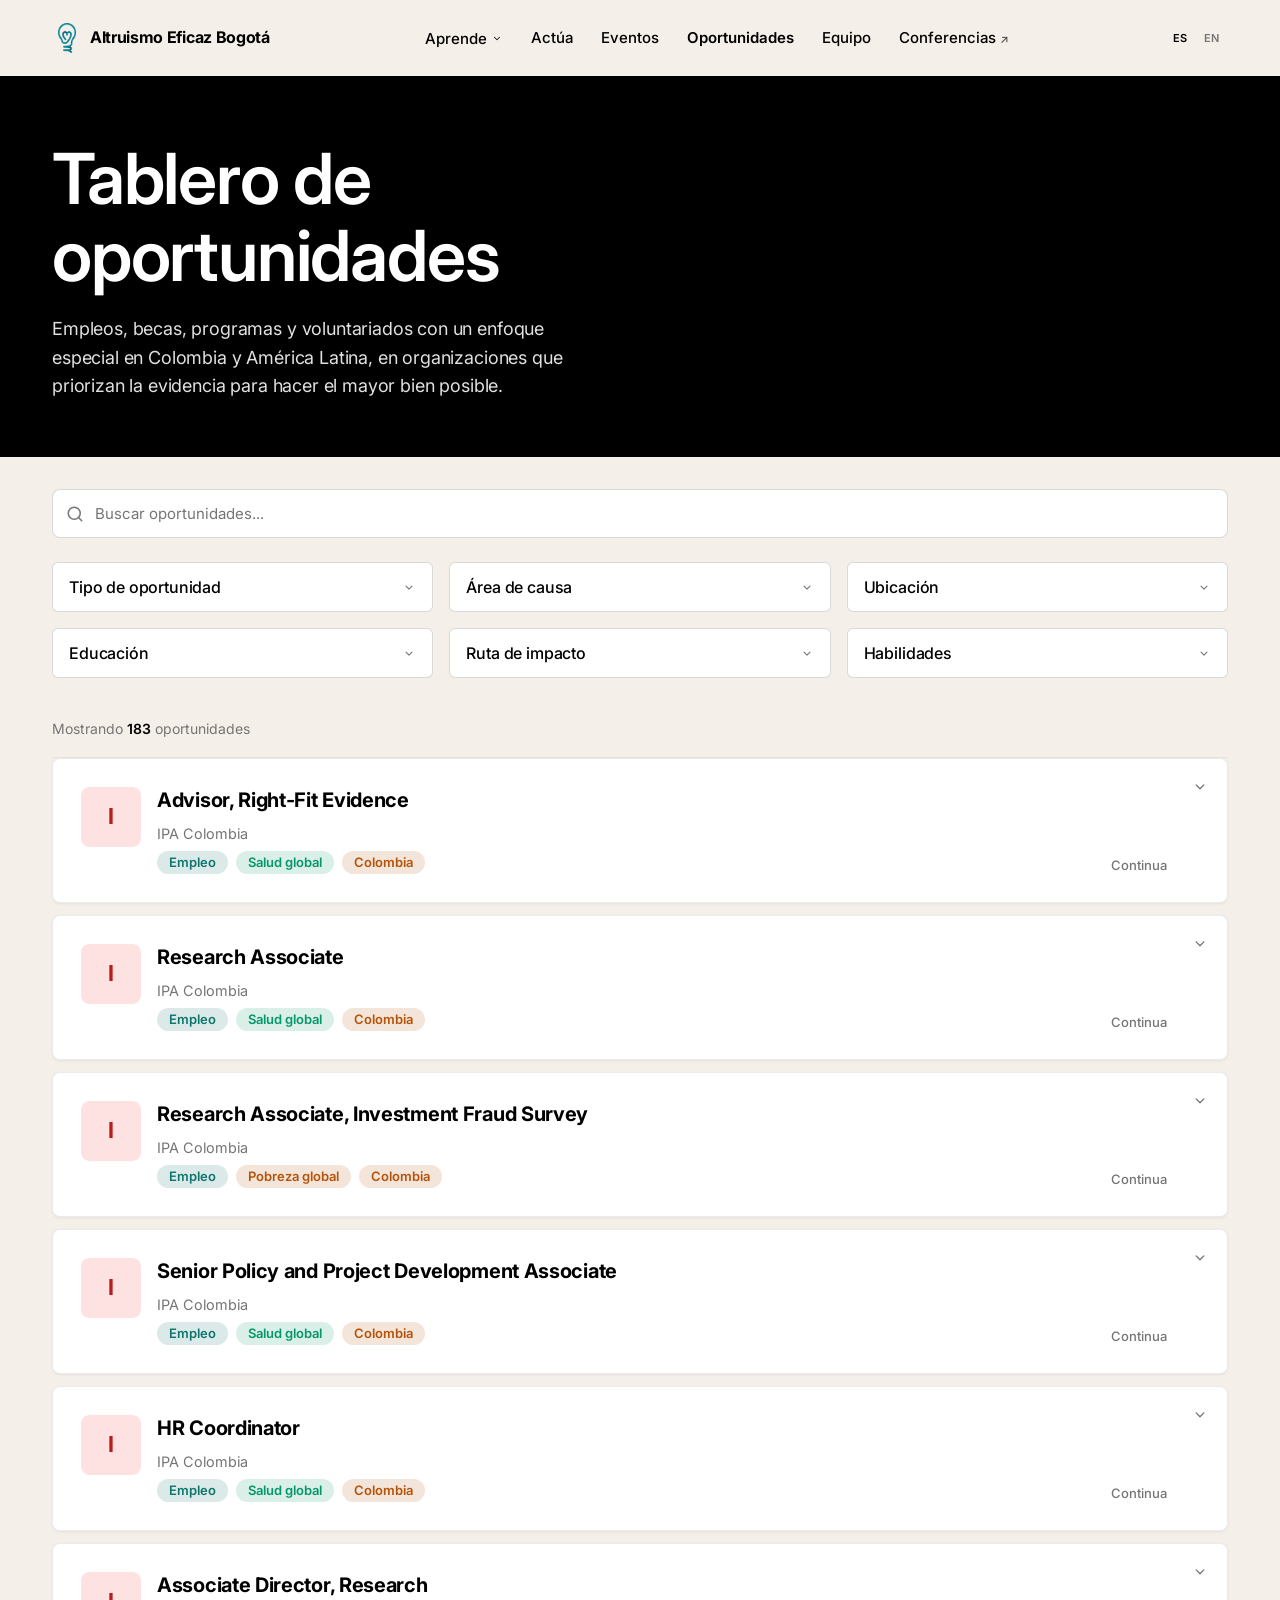
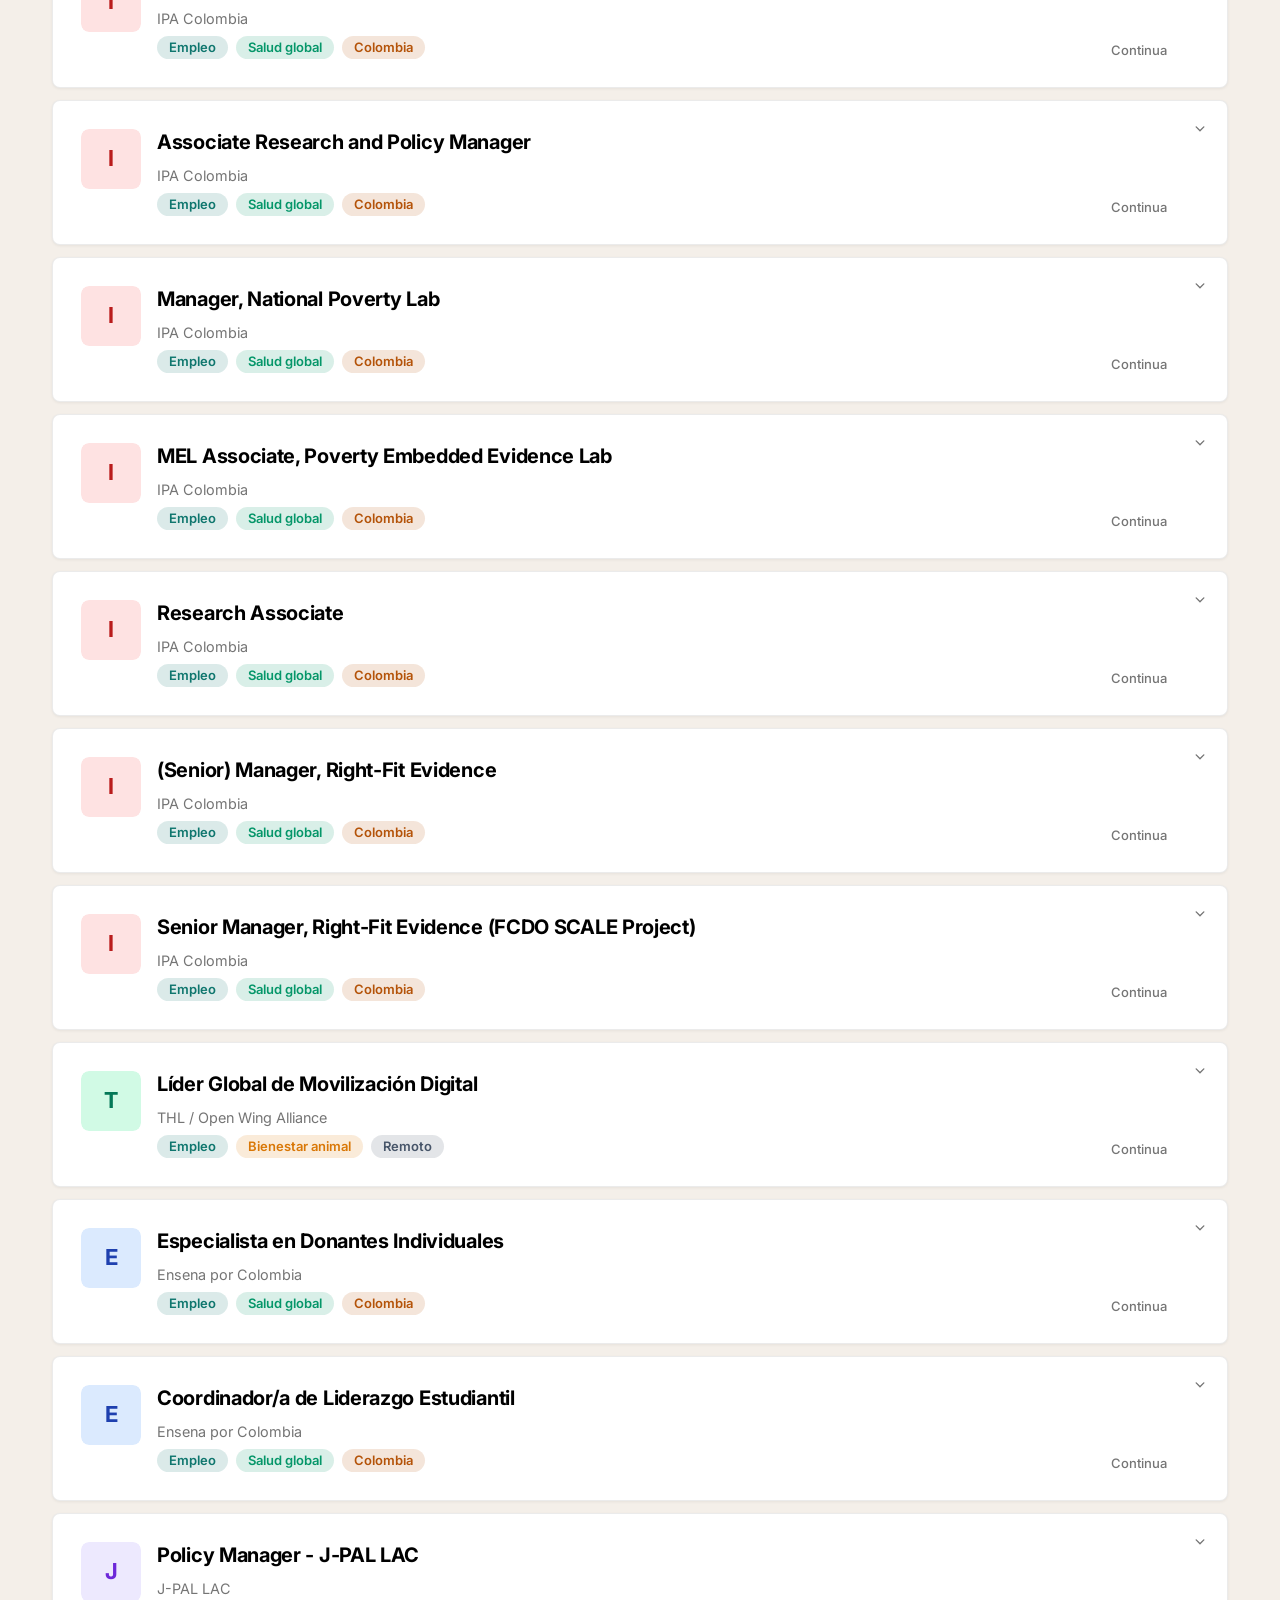
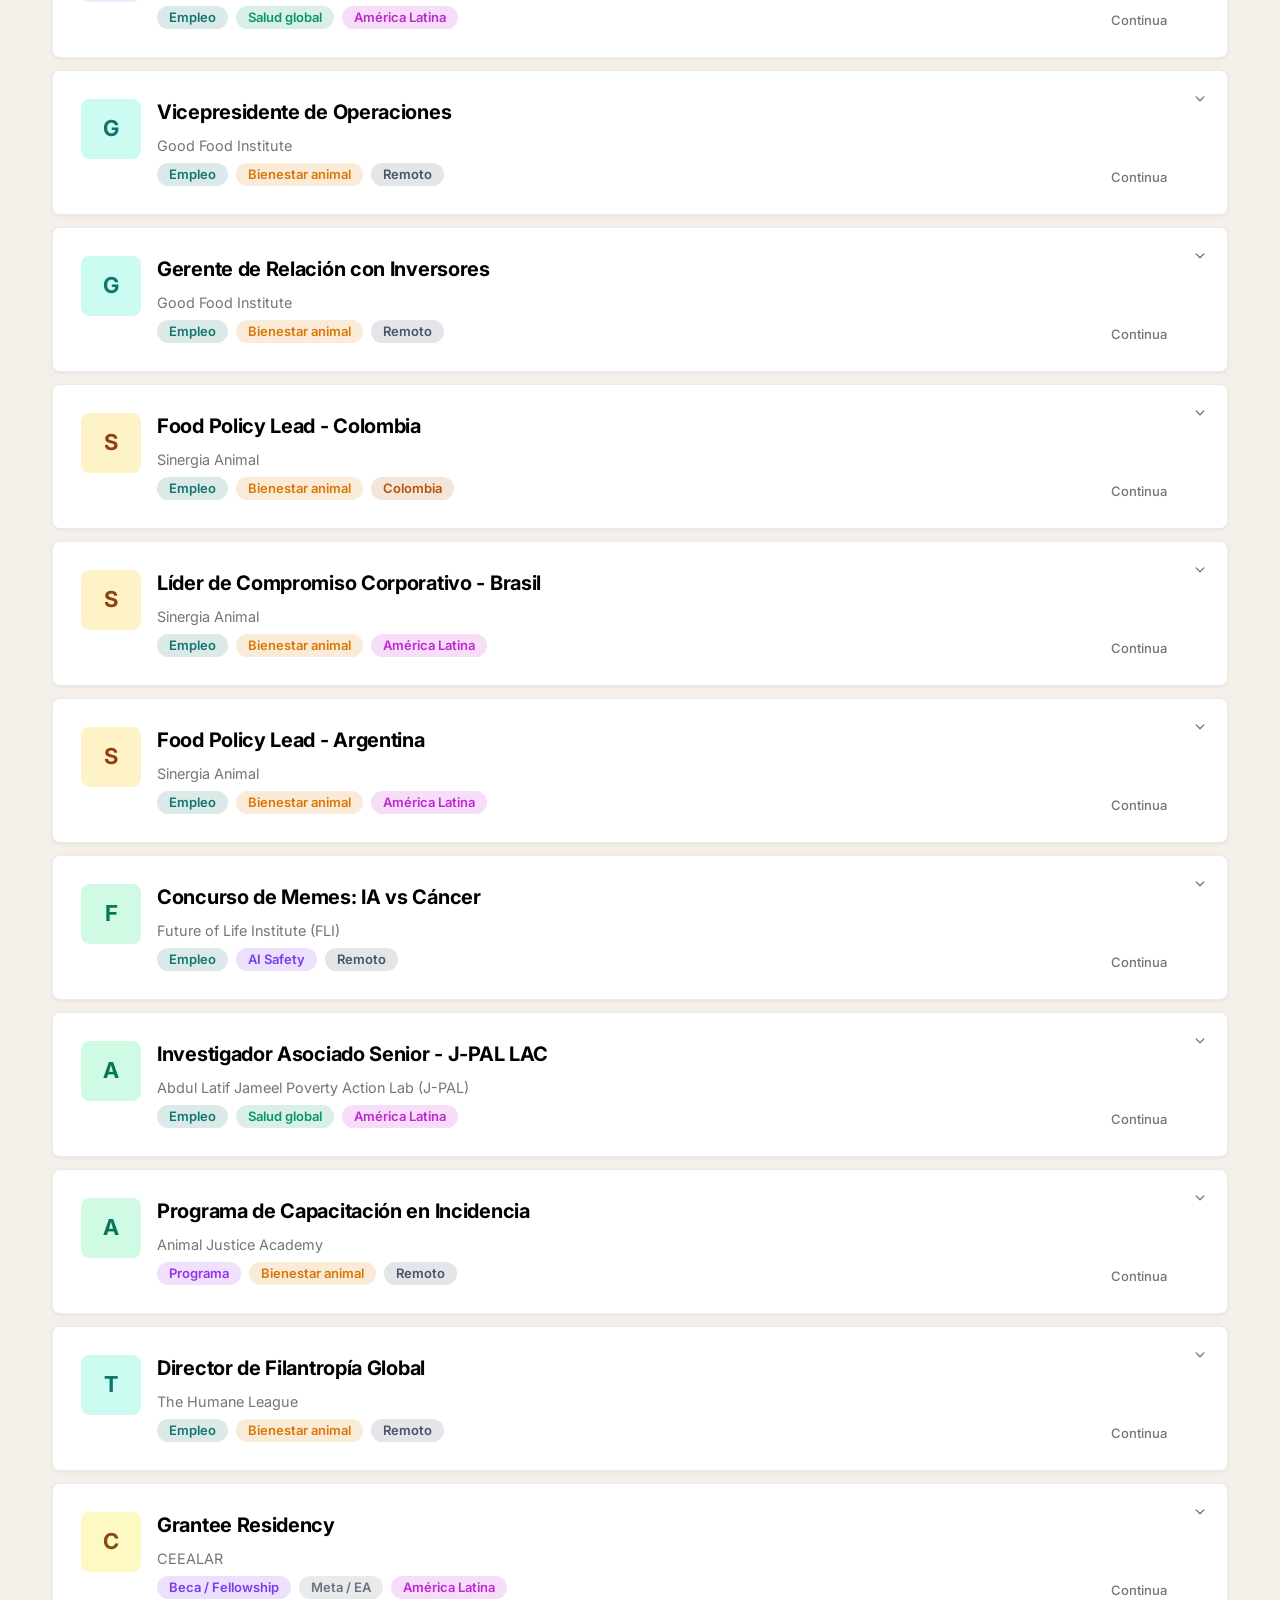
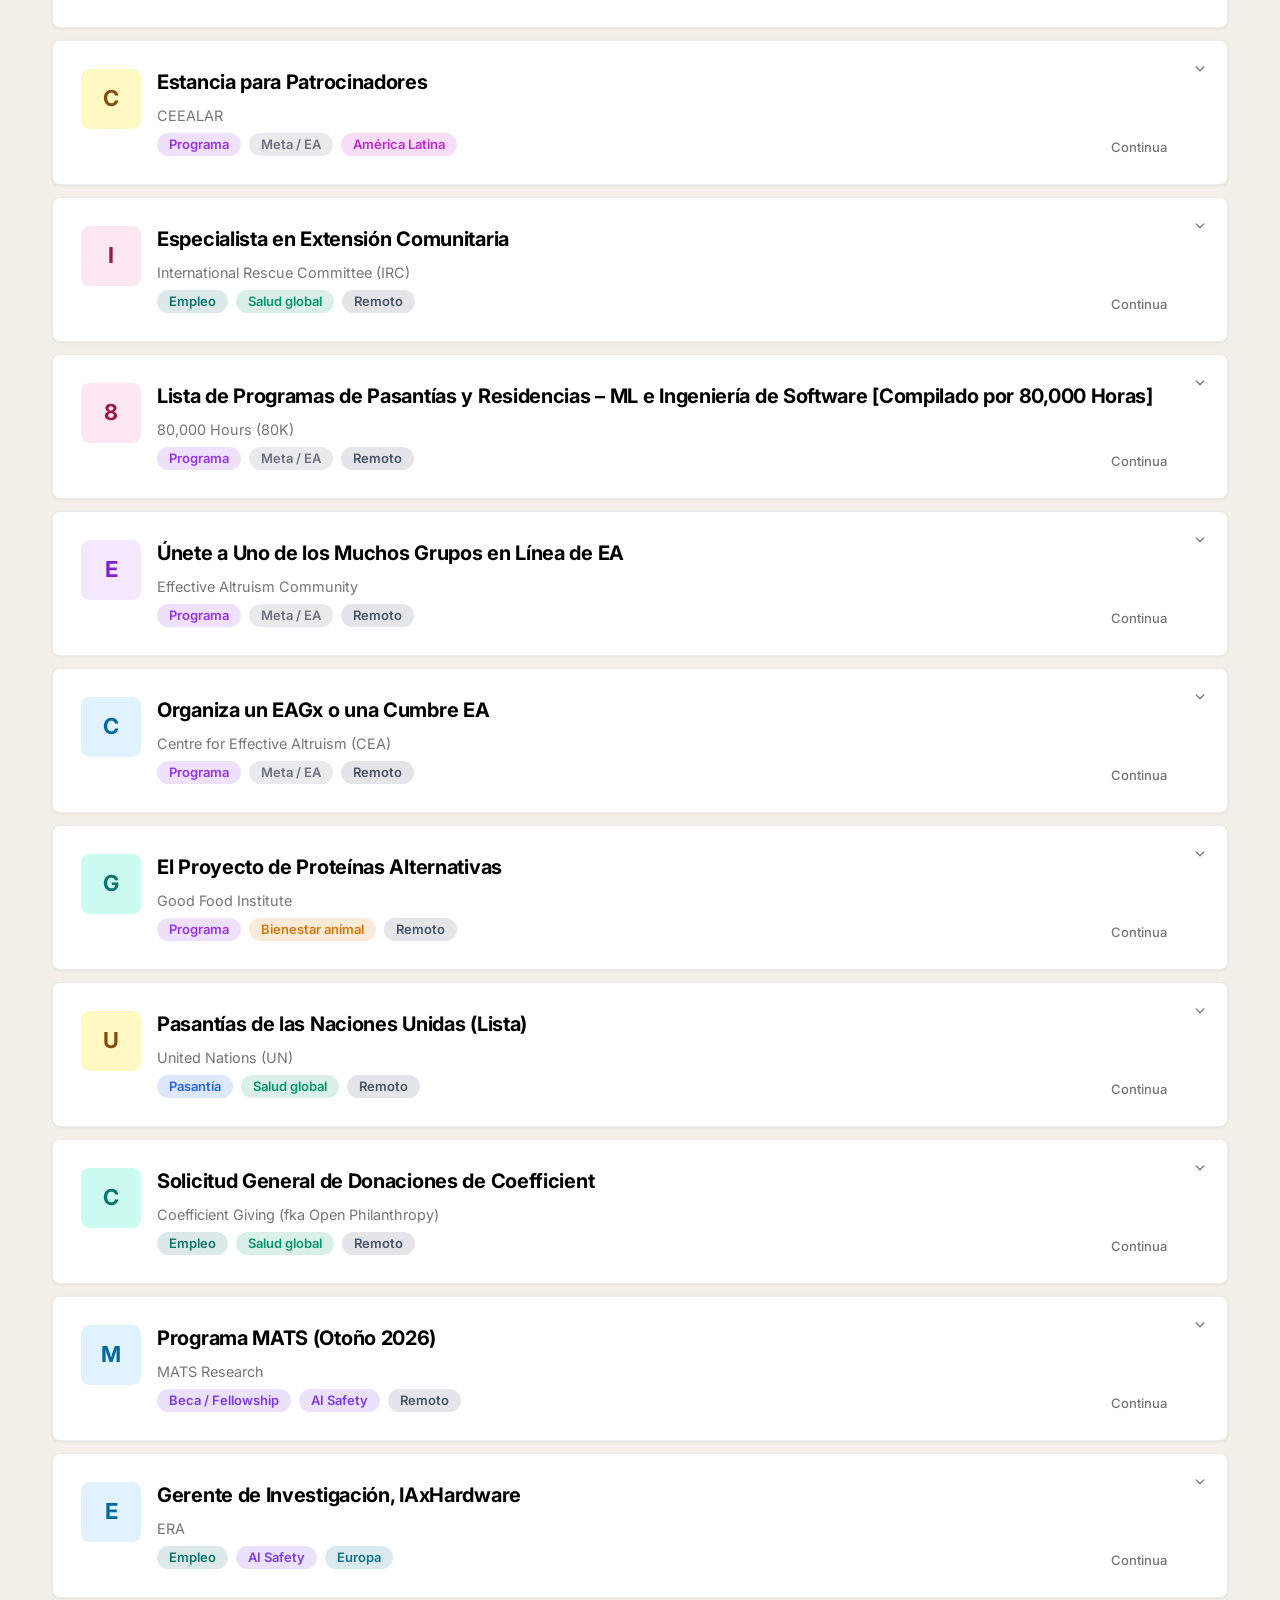
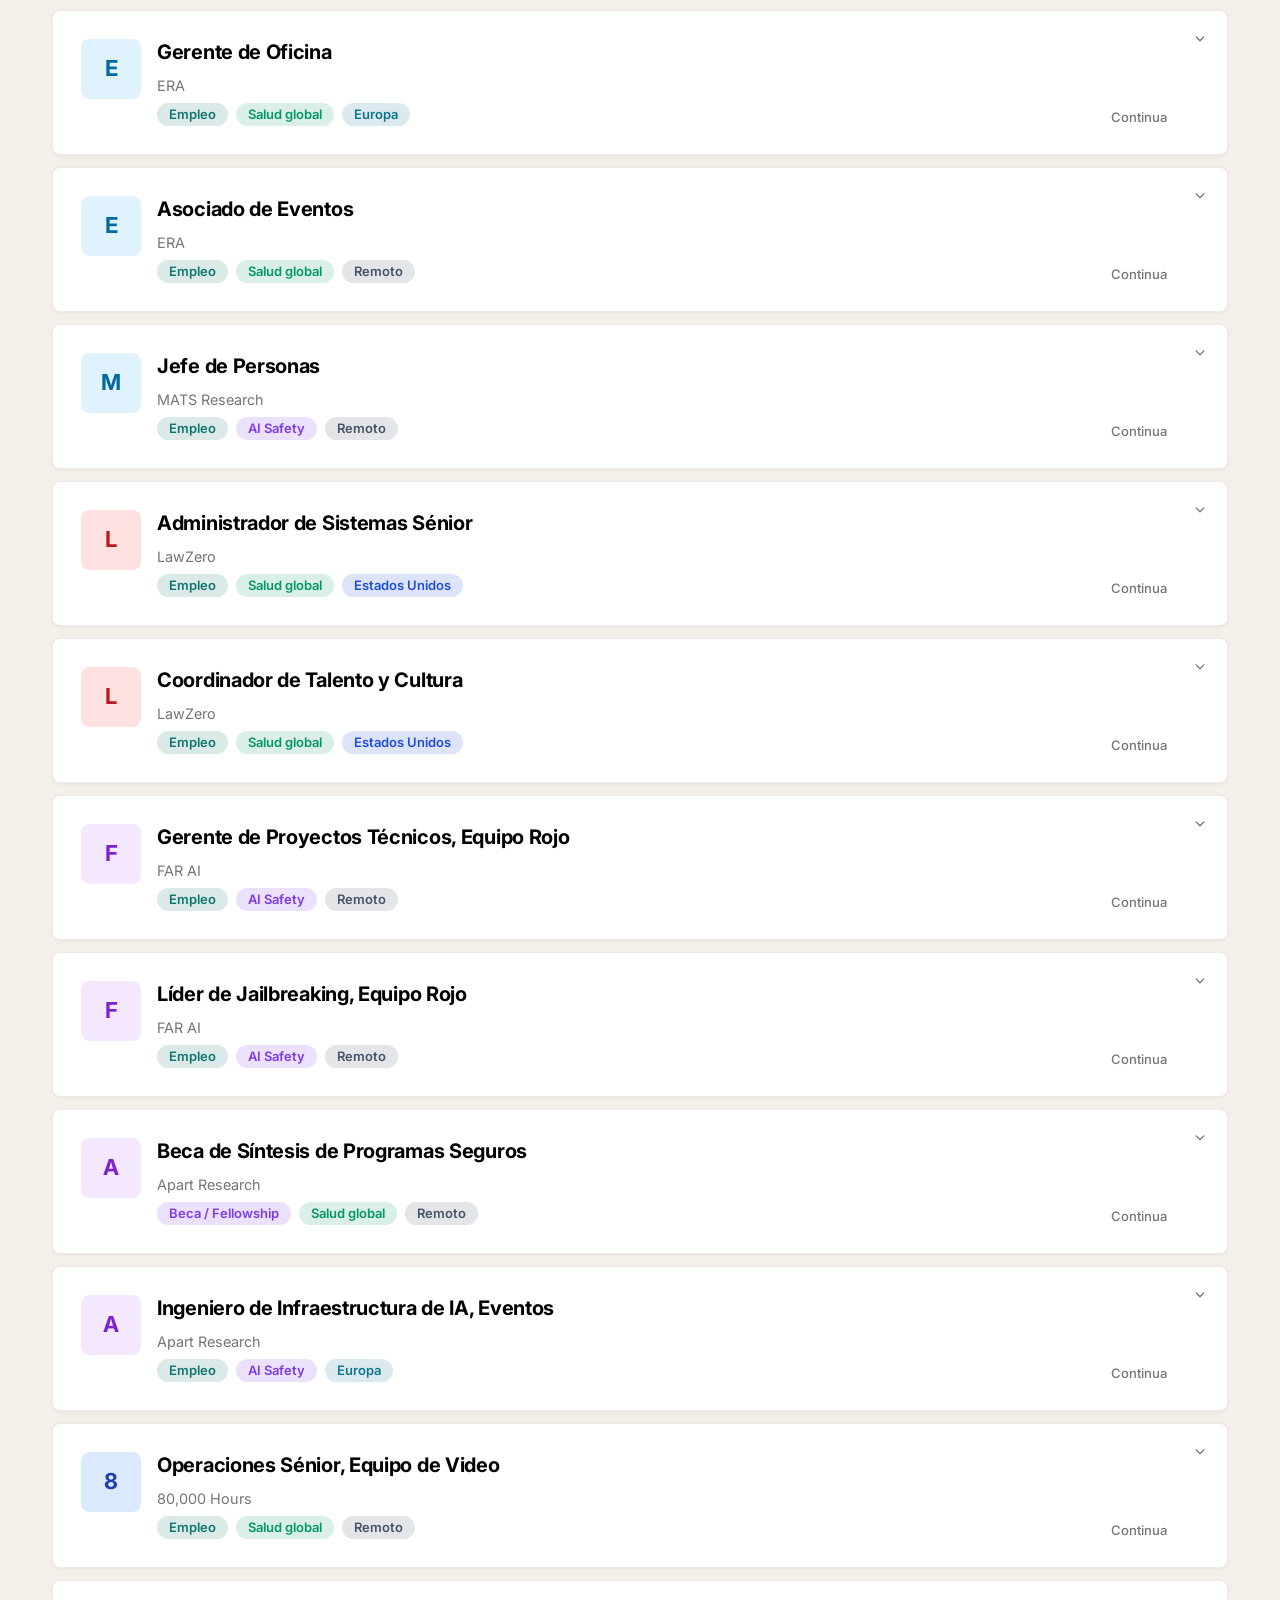
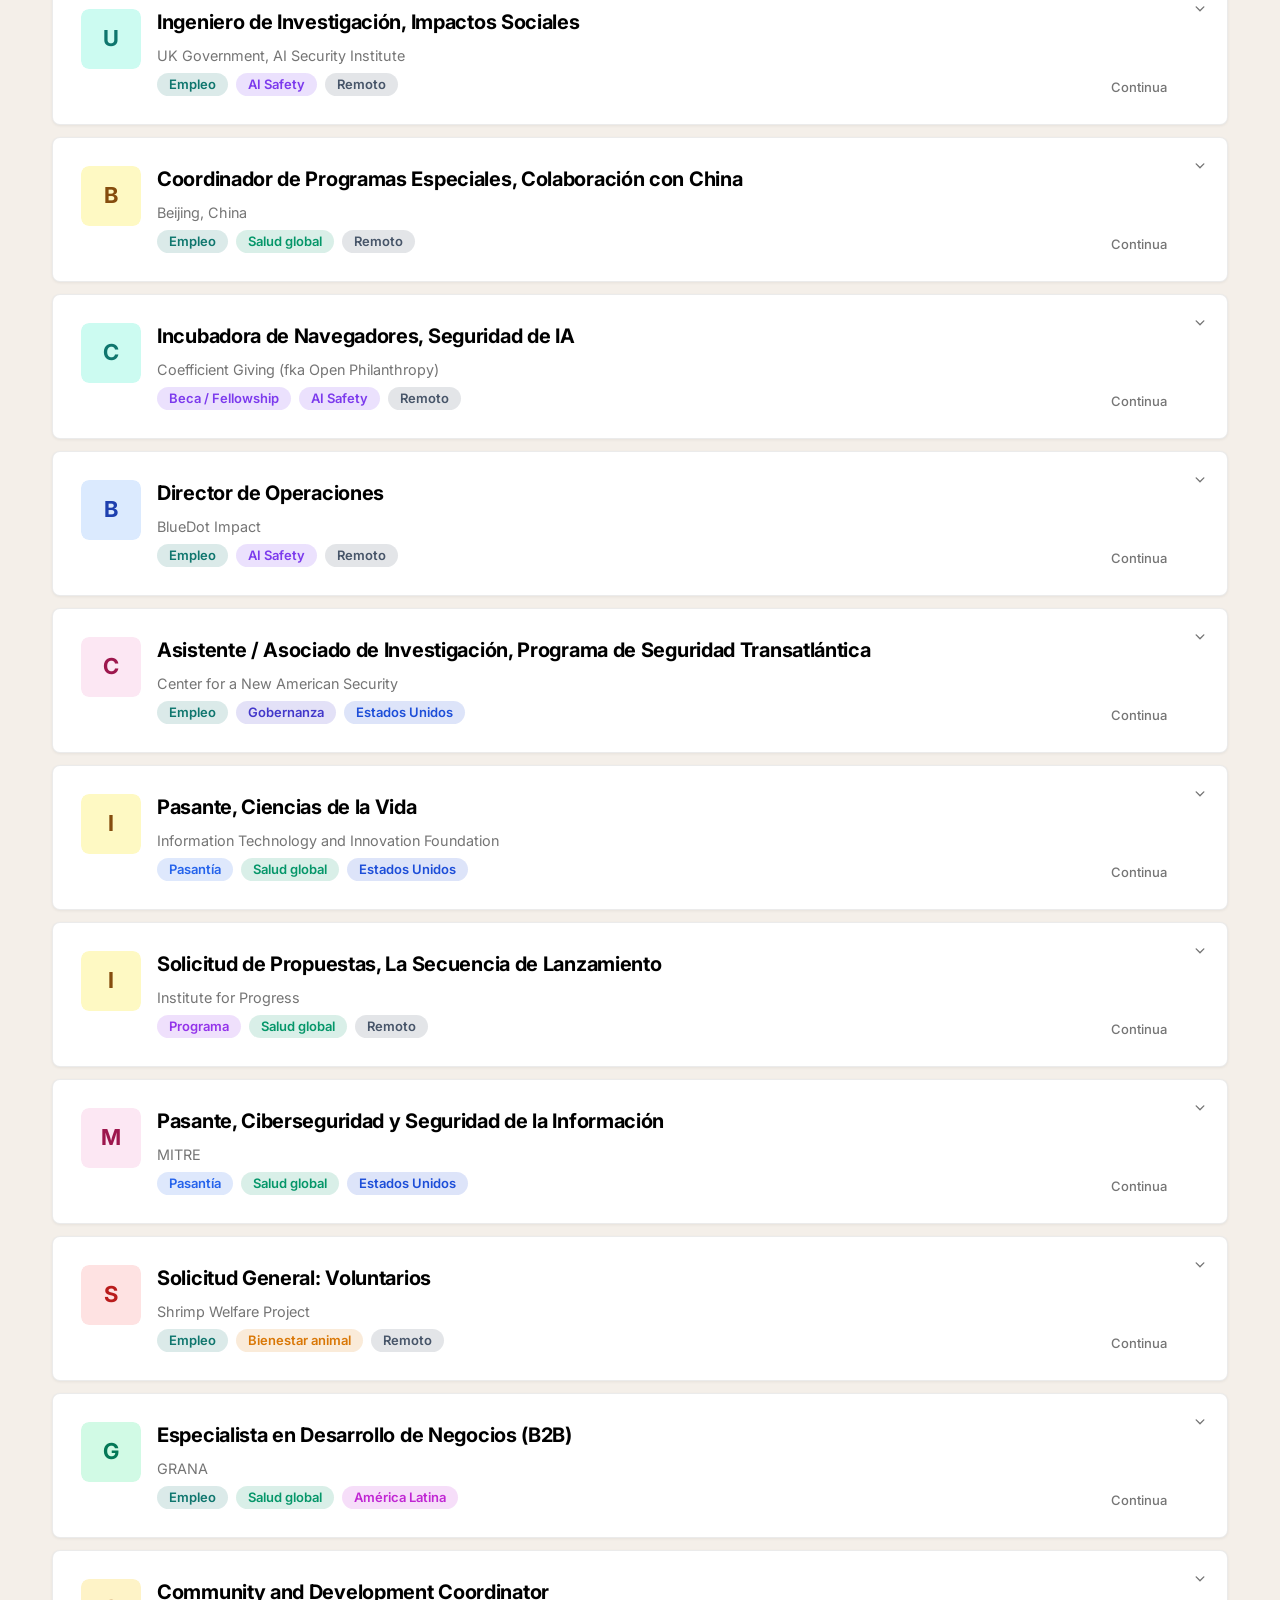
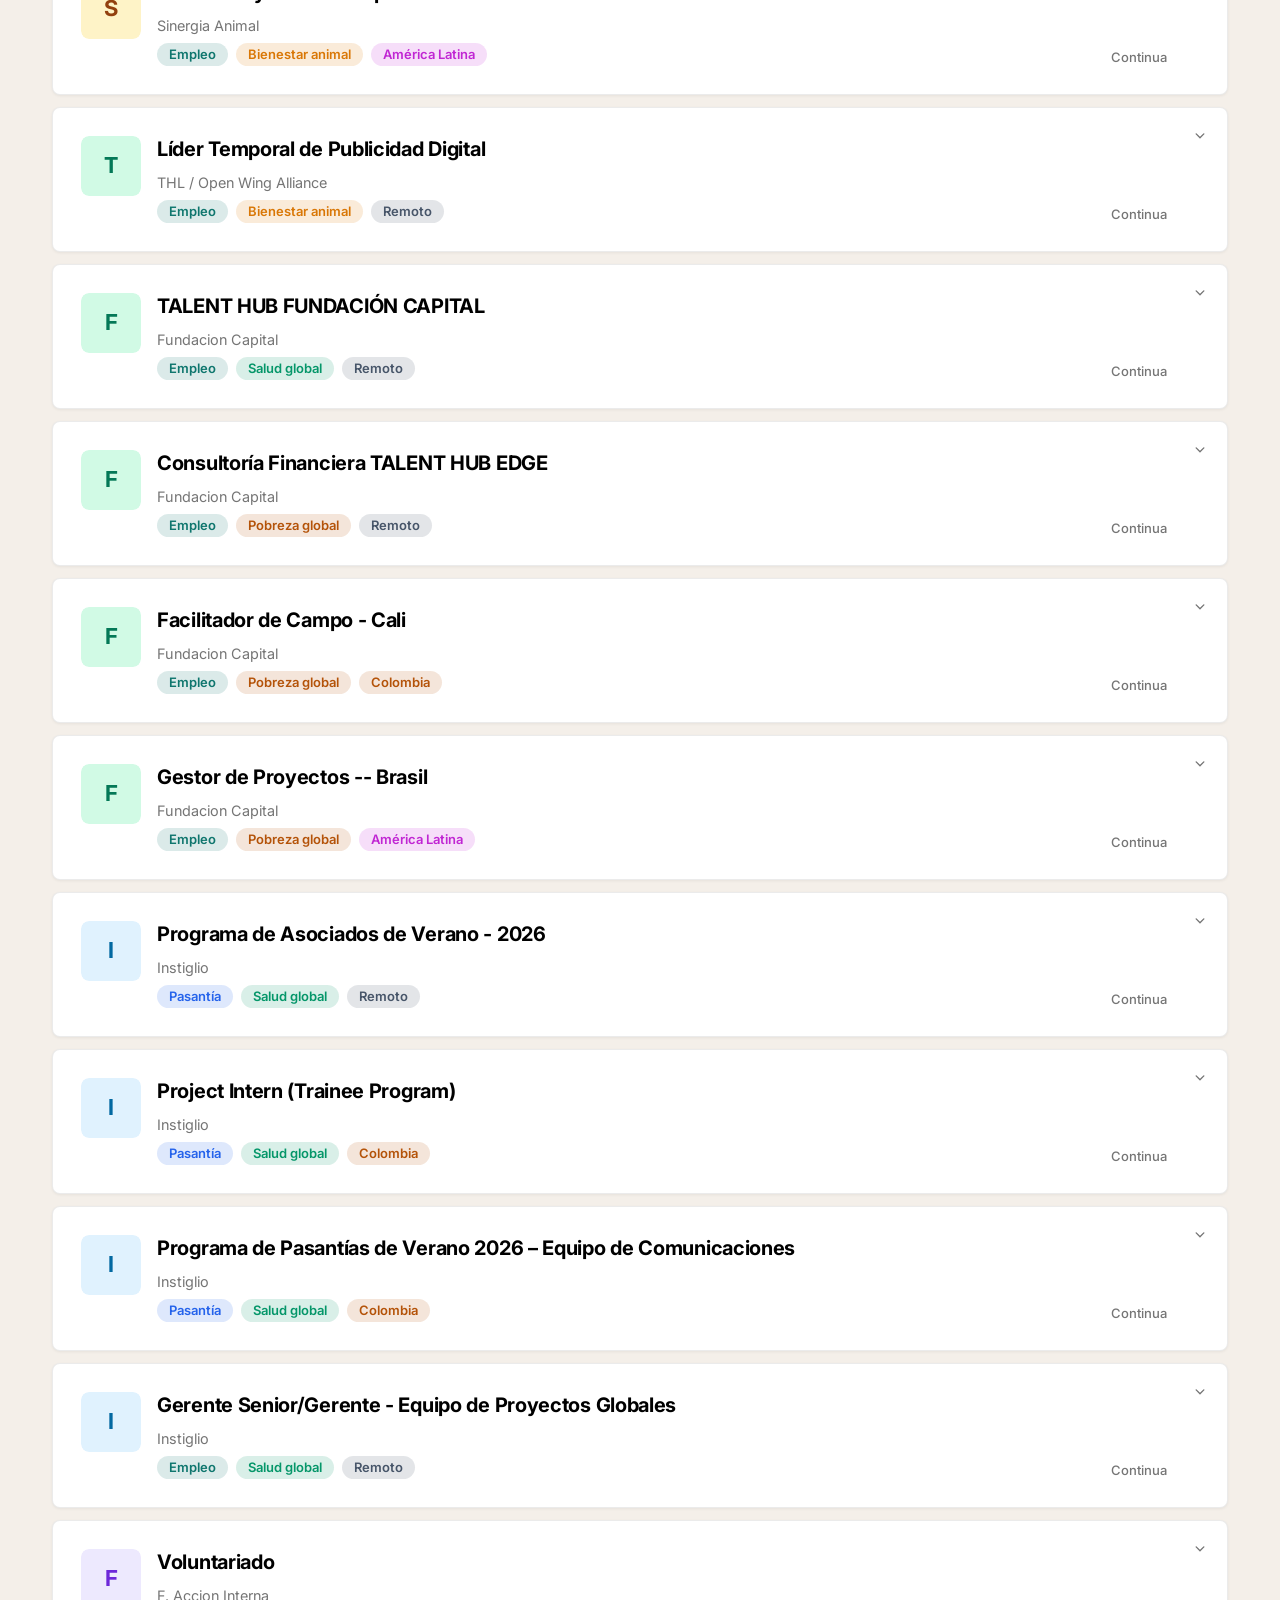
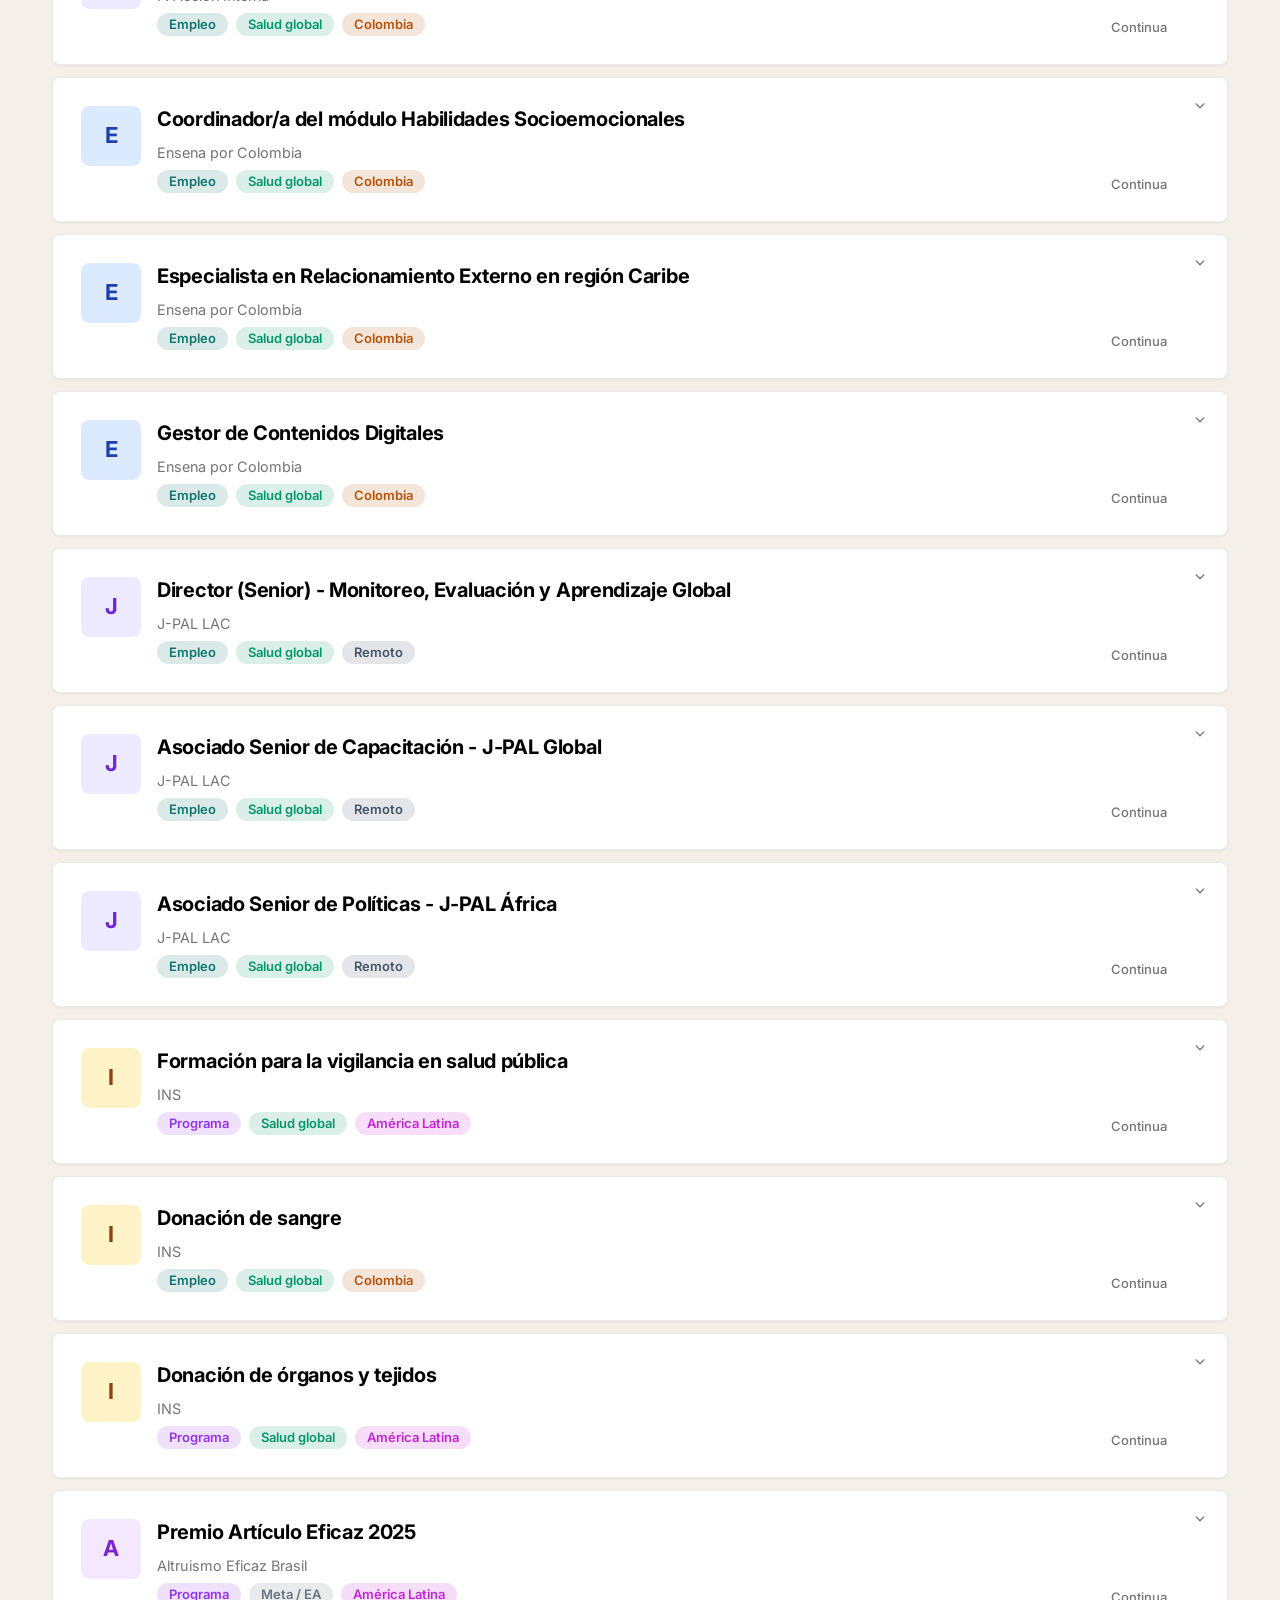
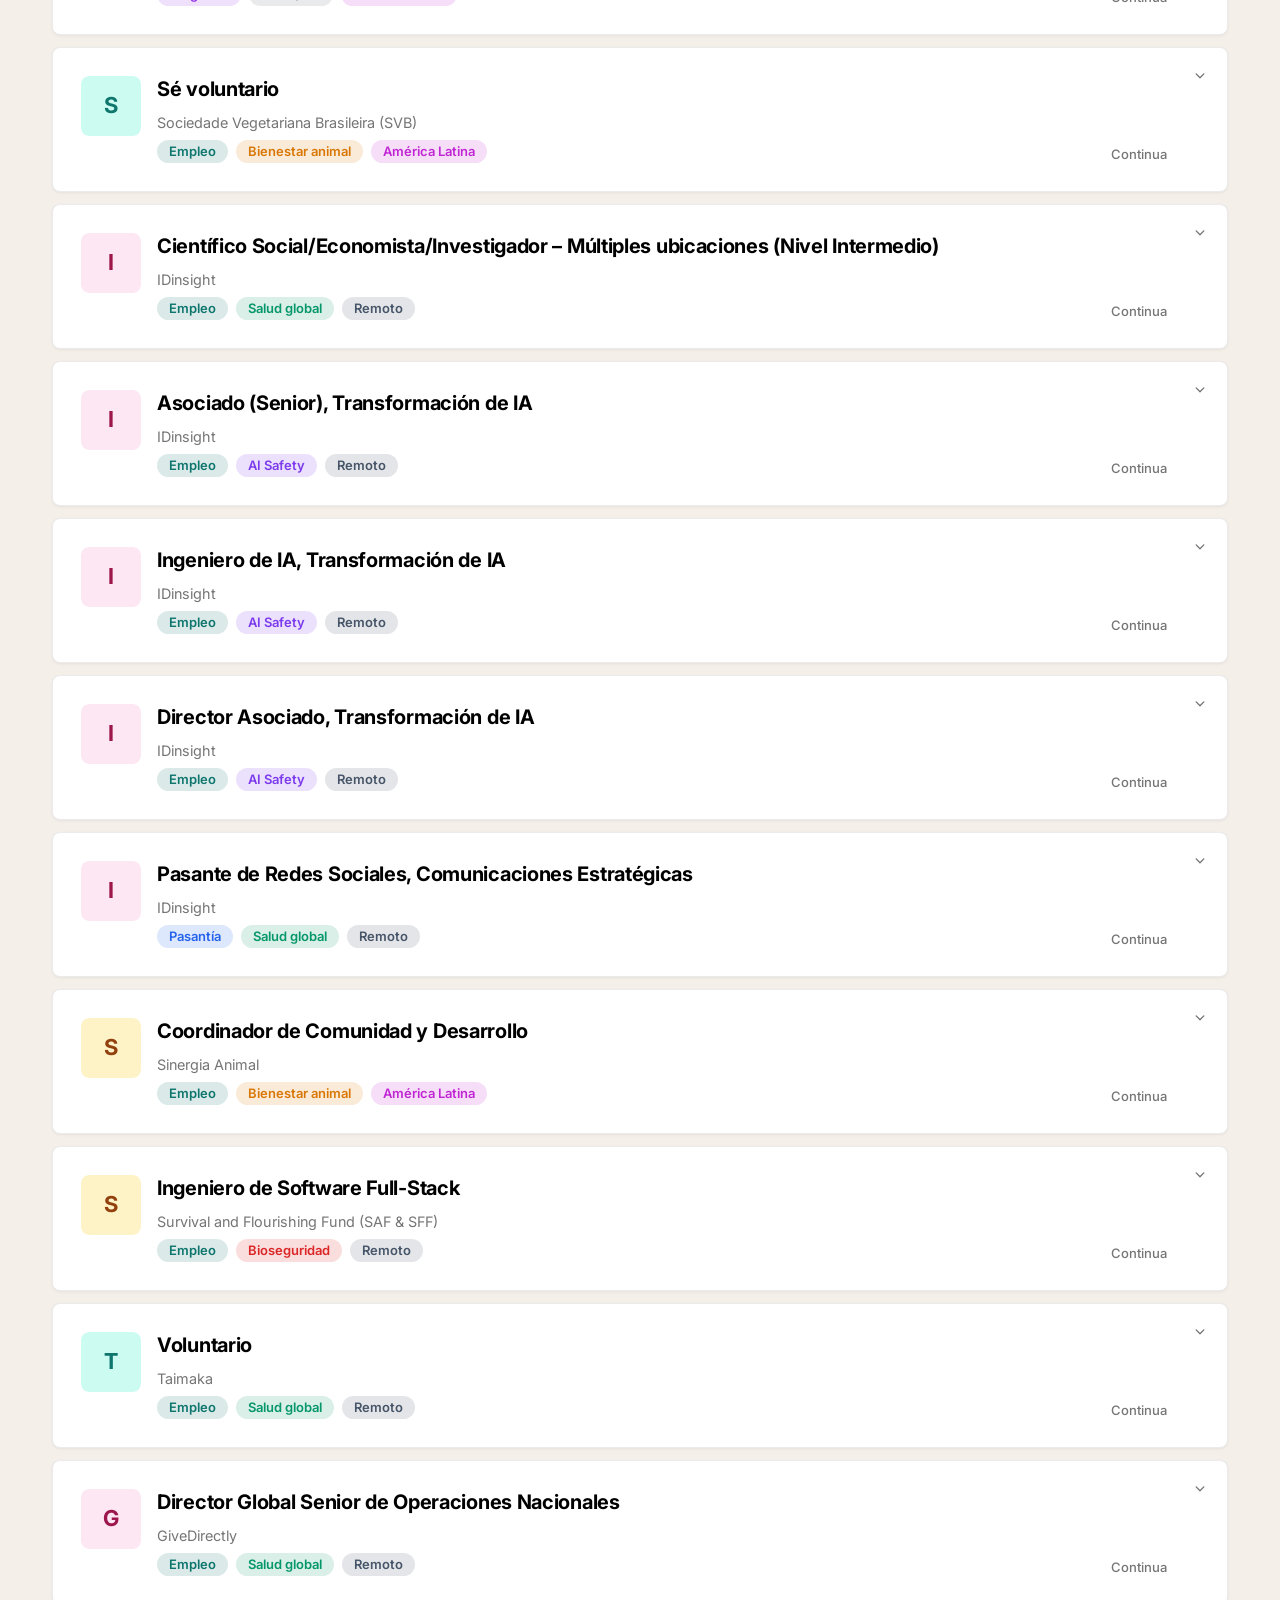
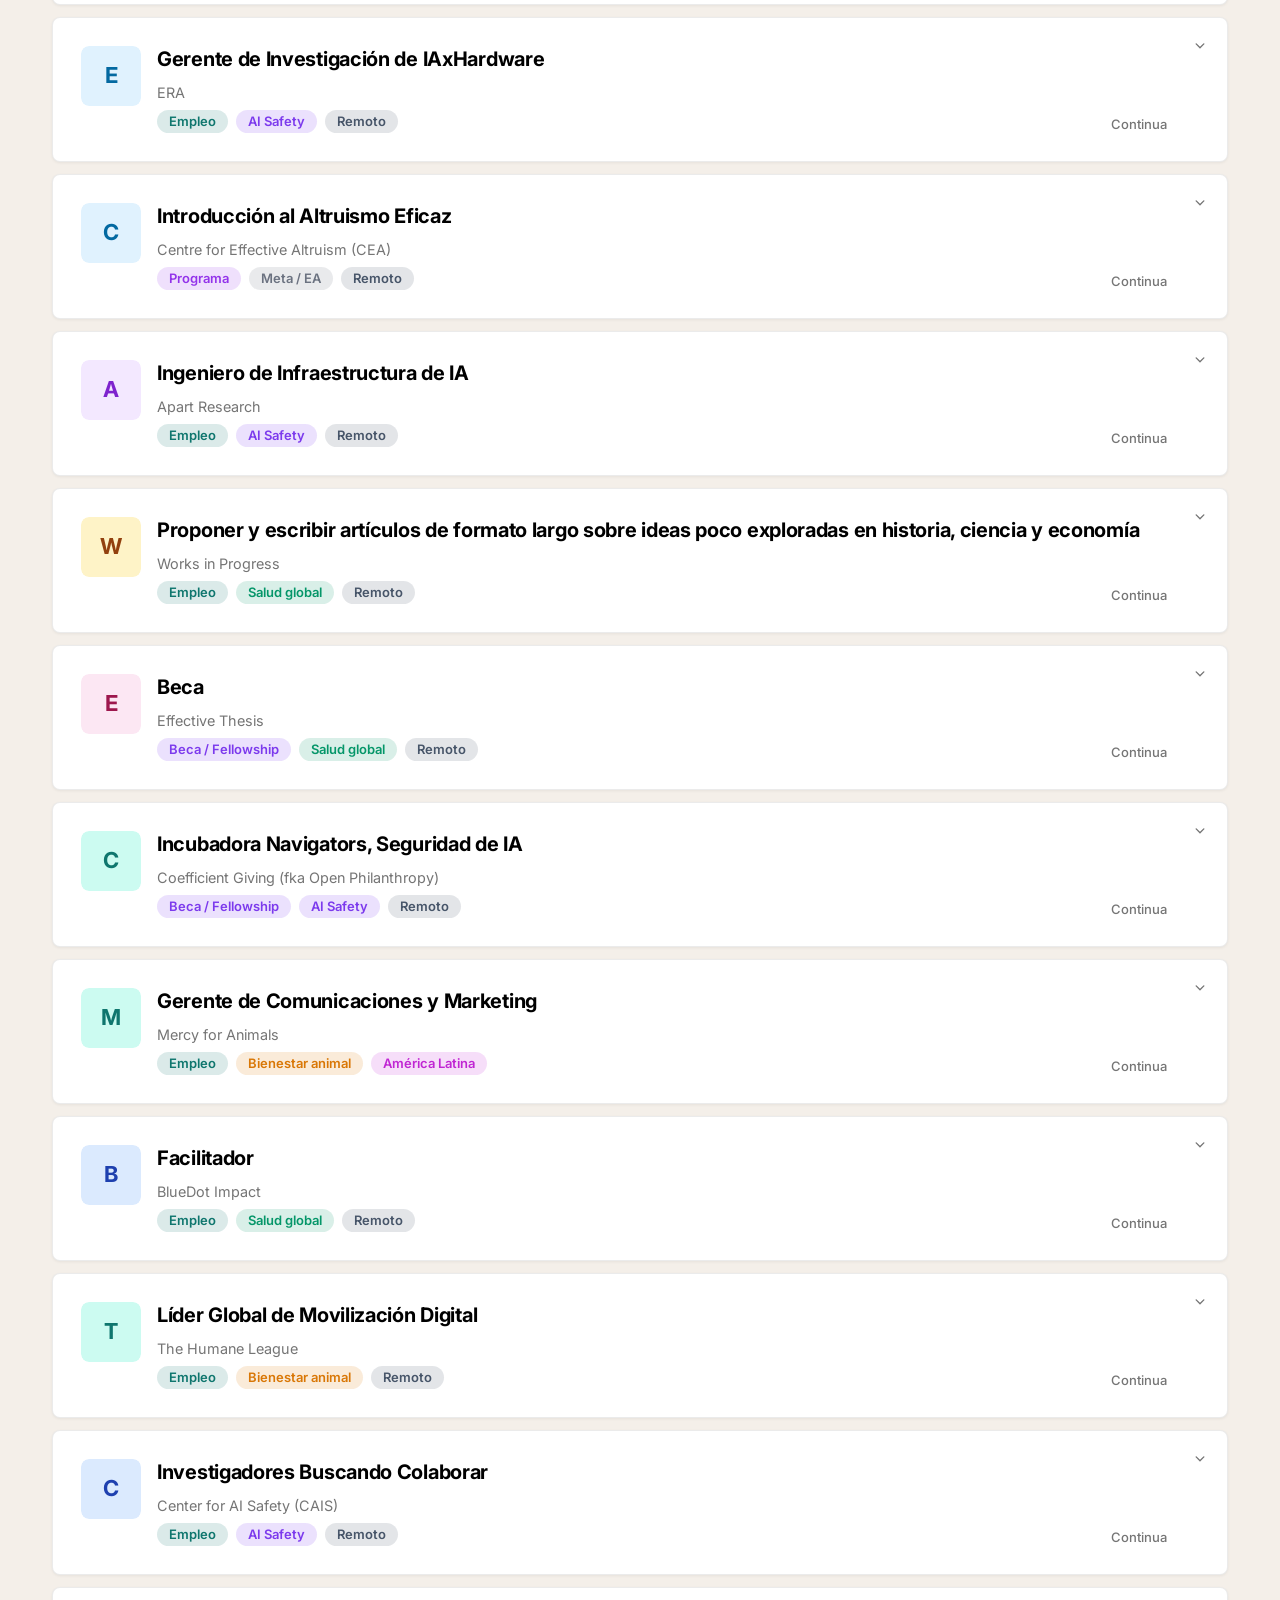
<file: opportunities.html>
<!DOCTYPE html>
<html lang="es">
<head>
  <meta charset="UTF-8">
  <meta name="viewport" content="width=device-width, initial-scale=1.0">
  <title>Tablero de oportunidades — Altruismo Eficaz Bogotá</title>
  <meta name="description" content="Tablero de oportunidades de carrera e impacto en organizaciones efectivas en América Latina y el mundo.">
  <meta property="og:title" content="Tablero de oportunidades — Altruismo Eficaz Bogotá">
  <meta property="og:description" content="Tablero de oportunidades de carrera e impacto en organizaciones efectivas en América Latina y el mundo.">
  <meta property="og:type" content="website">
  <meta property="og:image" content="https://website-three-orpin.vercel.app/img/hero.jpg">
  <link rel="canonical" href="https://website-three-orpin.vercel.app/opportunities.html">
  <link rel="preconnect" href="https://fonts.googleapis.com">
  <link rel="preconnect" href="https://fonts.gstatic.com" crossorigin>
  <link href="https://fonts.googleapis.com/css2?family=Inter:wght@400;500;600;700;800&family=Source+Serif+4:ital,opsz,wght@1,8..60,400;1,8..60,500&display=swap" rel="stylesheet">
  <link rel="icon" type="image/png" href="img/favicon.png">
  <link rel="apple-touch-icon" href="img/apple-touch-icon.png">
  <link rel="stylesheet" href="css/style.css">
  <link rel="stylesheet" href="css/opportunities.css">
</head>
<body>

  <!-- Navbar -->
  <nav class="navbar">
    <div class="container">
      <a href="index.html" class="nav-logo">
        <img src="img/logo-ea.png" alt="EA" class="nav-logo-icon">
        <span>Altruismo Eficaz Bogotá</span>
      </a>
      <div class="nav-links">
        <div class="nav-dropdown"><button class="nav-dropdown-toggle" type="button" aria-expanded="false" aria-haspopup="true"><span data-lang="es">Aprende</span><span data-lang="en">Learn</span><svg class="nav-dropdown-caret" viewBox="0 0 20 20" aria-hidden="true"><path d="M5.22 8.22a.75.75 0 0 1 1.06 0L10 11.94l3.72-3.72a.75.75 0 1 1 1.06 1.06l-4.25 4.25a.75.75 0 0 1-1.06 0L5.22 9.28a.75.75 0 0 1 0-1.06Z"/></svg></button><div class="nav-dropdown-menu" role="menu"><a href="about-ea.html" role="menuitem"><span data-lang="es">Ensayo introductorio</span><span data-lang="en">Intro essay</span></a><a href="faq.html" role="menuitem"><span data-lang="es">Preguntas frecuentes</span><span data-lang="en">FAQs</span></a><a href="recursos-espanol.html" role="menuitem"><span data-lang="es">Recursos en español</span><span data-lang="en">Spanish resources</span></a><a href="resources.html" role="menuitem"><span data-lang="es">Videos, libros, podcasts</span><span data-lang="en">Videos, books, podcasts</span></a><a href="https://www.effectivealtruism.org/courses/introductory-program" target="_blank" rel="noopener noreferrer" role="menuitem"><span data-lang="es">Curso introductorio online</span><span data-lang="en">Online intro course</span><span class="nav-dropdown-ext" aria-hidden="true">↗</span></a><a href="https://www.effectivealtruism.org/stories" target="_blank" rel="noopener noreferrer" role="menuitem"><span data-lang="es">Historias de la comunidad</span><span data-lang="en">Community stories</span><span class="nav-dropdown-ext" aria-hidden="true">↗</span></a><span class="nav-dropdown-placeholder" role="menuitem" aria-disabled="true"><span data-lang="es">Newsletter de EA</span><span data-lang="en">EA Newsletter</span></span><a href="https://forum.effectivealtruism.org/handbook" target="_blank" rel="noopener noreferrer" role="menuitem"><span data-lang="es">Manual de EA</span><span data-lang="en">EA Handbook</span><span class="nav-dropdown-ext" aria-hidden="true">↗</span></a><a href="https://forum.effectivealtruism.org/" target="_blank" rel="noopener noreferrer" role="menuitem"><span data-lang="es">Foro de EA</span><span data-lang="en">EA Forum</span><span class="nav-dropdown-ext" aria-hidden="true">↗</span></a></div></div>
        <a href="get-involved.html"><span data-lang="es">Actúa</span><span data-lang="en">Take action</span></a>
        <a href="events.html"><span data-lang="es">Eventos</span><span data-lang="en">Events</span></a>
        <a href="opportunities.html" class="active"><span data-lang="es">Oportunidades</span><span data-lang="en">Opportunities</span></a>
        <a href="team.html"><span data-lang="es">Equipo</span><span data-lang="en">Team</span></a>
        <a href="https://www.effectivealtruism.org/ea-global" target="_blank" rel="noopener noreferrer"><span data-lang="es">Conferencias</span><span data-lang="en">Conferences</span><span class="nav-ext" aria-hidden="true">↗</span></a>
      </div>
      <div class="nav-right">
        <div class="lang-toggle">
          <button data-lang="es">ES</button>
          <button data-lang="en">EN</button>
        </div>
        <button class="hamburger" aria-label="Menu">
          <span></span><span></span><span></span>
        </button>
      </div>
    </div>
  </nav>

  <!-- Mobile Nav -->
  <div class="mobile-nav">
    <a href="index.html"><span data-lang="es">Inicio</span><span data-lang="en">Home</span></a>
    <div class="nav-dropdown"><button class="nav-dropdown-toggle" type="button" aria-expanded="false" aria-haspopup="true"><span data-lang="es">Aprende</span><span data-lang="en">Learn</span><svg class="nav-dropdown-caret" viewBox="0 0 20 20" aria-hidden="true"><path d="M5.22 8.22a.75.75 0 0 1 1.06 0L10 11.94l3.72-3.72a.75.75 0 1 1 1.06 1.06l-4.25 4.25a.75.75 0 0 1-1.06 0L5.22 9.28a.75.75 0 0 1 0-1.06Z"/></svg></button><div class="nav-dropdown-menu" role="menu"><a href="about-ea.html" role="menuitem"><span data-lang="es">Ensayo introductorio</span><span data-lang="en">Intro essay</span></a><a href="faq.html" role="menuitem"><span data-lang="es">Preguntas frecuentes</span><span data-lang="en">FAQs</span></a><a href="recursos-espanol.html" role="menuitem"><span data-lang="es">Recursos en español</span><span data-lang="en">Spanish resources</span></a><a href="resources.html" role="menuitem"><span data-lang="es">Videos, libros, podcasts</span><span data-lang="en">Videos, books, podcasts</span></a><a href="https://www.effectivealtruism.org/courses/introductory-program" target="_blank" rel="noopener noreferrer" role="menuitem"><span data-lang="es">Curso introductorio online</span><span data-lang="en">Online intro course</span><span class="nav-dropdown-ext" aria-hidden="true">↗</span></a><a href="https://www.effectivealtruism.org/stories" target="_blank" rel="noopener noreferrer" role="menuitem"><span data-lang="es">Historias de la comunidad</span><span data-lang="en">Community stories</span><span class="nav-dropdown-ext" aria-hidden="true">↗</span></a><span class="nav-dropdown-placeholder" role="menuitem" aria-disabled="true"><span data-lang="es">Newsletter de EA</span><span data-lang="en">EA Newsletter</span></span><a href="https://forum.effectivealtruism.org/handbook" target="_blank" rel="noopener noreferrer" role="menuitem"><span data-lang="es">Manual de EA</span><span data-lang="en">EA Handbook</span><span class="nav-dropdown-ext" aria-hidden="true">↗</span></a><a href="https://forum.effectivealtruism.org/" target="_blank" rel="noopener noreferrer" role="menuitem"><span data-lang="es">Foro de EA</span><span data-lang="en">EA Forum</span><span class="nav-dropdown-ext" aria-hidden="true">↗</span></a></div></div>
    <a href="get-involved.html"><span data-lang="es">Actúa</span><span data-lang="en">Take action</span></a>
    <a href="events.html"><span data-lang="es">Eventos</span><span data-lang="en">Events</span></a>
    <a href="opportunities.html" class="active"><span data-lang="es">Oportunidades</span><span data-lang="en">Opportunities</span></a>
    <a href="team.html"><span data-lang="es">Equipo</span><span data-lang="en">Team</span></a>
    <a href="https://www.effectivealtruism.org/ea-global" target="_blank" rel="noopener noreferrer"><span data-lang="es">Conferencias</span><span data-lang="en">Conferences</span><span class="nav-ext" aria-hidden="true">↗</span></a>
  </div>

  <!-- Hero -->
  <section class="opp-hero">
    <div class="container">
      <h1>
        <span data-lang="es">Tablero de<br>oportunidades</span>
        <span data-lang="en">Opportunities<br>board</span>
      </h1>
      <p>
        <span data-lang="es">Empleos, becas, programas y voluntariados con un enfoque especial en Colombia y América Latina, en organizaciones que priorizan la evidencia para hacer el mayor bien posible.</span>
        <span data-lang="en">Jobs, fellowships, programs, and volunteer roles with a special focus on Colombia and Latin America, at organizations that prioritize evidence to do the most good.</span>
      </p>
    </div>
  </section>

  <!-- Filters + Results -->
  <section class="opp-main bg-paper">
    <div class="container">

      <!-- Search Bar -->
      <div class="opp-search-wrap">
        <svg class="opp-search-icon" width="18" height="18" viewBox="0 0 24 24" fill="none" stroke="currentColor" stroke-width="2" stroke-linecap="round" stroke-linejoin="round"><circle cx="11" cy="11" r="8"/><line x1="21" y1="21" x2="16.65" y2="16.65"/></svg>
        <input type="text" id="opp-search" class="opp-search" placeholder="Buscar oportunidades...">
      </div>

      <!-- Filter Panel — custom multi-select dropdowns -->
      <div class="opp-filters" id="opp-filters">

        <div class="opp-filter" data-filter="type">
          <button type="button" class="opp-filter-button" aria-expanded="false" aria-haspopup="listbox">
            <span class="opp-filter-button-label">Tipo de oportunidad</span>
            <svg class="opp-filter-caret" viewBox="0 0 20 20" aria-hidden="true"><path d="M5.22 8.22a.75.75 0 0 1 1.06 0L10 11.94l3.72-3.72a.75.75 0 1 1 1.06 1.06l-4.25 4.25a.75.75 0 0 1-1.06 0L5.22 9.28a.75.75 0 0 1 0-1.06Z" fill="currentColor"/></svg>
          </button>
          <div class="opp-filter-panel" hidden>
            <input type="text" class="opp-filter-search" placeholder="Buscar…" aria-label="Buscar tipo">
            <ul class="opp-filter-list" role="listbox" aria-multiselectable="true"></ul>
          </div>
        </div>

        <div class="opp-filter" data-filter="cause">
          <button type="button" class="opp-filter-button" aria-expanded="false" aria-haspopup="listbox">
            <span class="opp-filter-button-label">Área de causa</span>
            <svg class="opp-filter-caret" viewBox="0 0 20 20" aria-hidden="true"><path d="M5.22 8.22a.75.75 0 0 1 1.06 0L10 11.94l3.72-3.72a.75.75 0 1 1 1.06 1.06l-4.25 4.25a.75.75 0 0 1-1.06 0L5.22 9.28a.75.75 0 0 1 0-1.06Z" fill="currentColor"/></svg>
          </button>
          <div class="opp-filter-panel" hidden>
            <input type="text" class="opp-filter-search" placeholder="Buscar…" aria-label="Buscar causa">
            <ul class="opp-filter-list" role="listbox" aria-multiselectable="true"></ul>
          </div>
        </div>

        <div class="opp-filter" data-filter="location">
          <button type="button" class="opp-filter-button" aria-expanded="false" aria-haspopup="listbox">
            <span class="opp-filter-button-label">Ubicación</span>
            <svg class="opp-filter-caret" viewBox="0 0 20 20" aria-hidden="true"><path d="M5.22 8.22a.75.75 0 0 1 1.06 0L10 11.94l3.72-3.72a.75.75 0 1 1 1.06 1.06l-4.25 4.25a.75.75 0 0 1-1.06 0L5.22 9.28a.75.75 0 0 1 0-1.06Z" fill="currentColor"/></svg>
          </button>
          <div class="opp-filter-panel" hidden>
            <input type="text" class="opp-filter-search" placeholder="Buscar…" aria-label="Buscar ubicación">
            <ul class="opp-filter-list" role="listbox" aria-multiselectable="true"></ul>
          </div>
        </div>

        <div class="opp-filter" data-filter="education">
          <button type="button" class="opp-filter-button" aria-expanded="false" aria-haspopup="listbox">
            <span class="opp-filter-button-label">Educación</span>
            <svg class="opp-filter-caret" viewBox="0 0 20 20" aria-hidden="true"><path d="M5.22 8.22a.75.75 0 0 1 1.06 0L10 11.94l3.72-3.72a.75.75 0 1 1 1.06 1.06l-4.25 4.25a.75.75 0 0 1-1.06 0L5.22 9.28a.75.75 0 0 1 0-1.06Z" fill="currentColor"/></svg>
          </button>
          <div class="opp-filter-panel" hidden>
            <input type="text" class="opp-filter-search" placeholder="Buscar…" aria-label="Buscar educación">
            <ul class="opp-filter-list" role="listbox" aria-multiselectable="true"></ul>
          </div>
        </div>

        <div class="opp-filter" data-filter="route">
          <button type="button" class="opp-filter-button" aria-expanded="false" aria-haspopup="listbox">
            <span class="opp-filter-button-label">Ruta de impacto</span>
            <svg class="opp-filter-caret" viewBox="0 0 20 20" aria-hidden="true"><path d="M5.22 8.22a.75.75 0 0 1 1.06 0L10 11.94l3.72-3.72a.75.75 0 1 1 1.06 1.06l-4.25 4.25a.75.75 0 0 1-1.06 0L5.22 9.28a.75.75 0 0 1 0-1.06Z" fill="currentColor"/></svg>
          </button>
          <div class="opp-filter-panel" hidden>
            <input type="text" class="opp-filter-search" placeholder="Buscar…" aria-label="Buscar ruta">
            <ul class="opp-filter-list" role="listbox" aria-multiselectable="true"></ul>
          </div>
        </div>

        <div class="opp-filter" data-filter="skill">
          <button type="button" class="opp-filter-button" aria-expanded="false" aria-haspopup="listbox">
            <span class="opp-filter-button-label">Habilidades</span>
            <svg class="opp-filter-caret" viewBox="0 0 20 20" aria-hidden="true"><path d="M5.22 8.22a.75.75 0 0 1 1.06 0L10 11.94l3.72-3.72a.75.75 0 1 1 1.06 1.06l-4.25 4.25a.75.75 0 0 1-1.06 0L5.22 9.28a.75.75 0 0 1 0-1.06Z" fill="currentColor"/></svg>
          </button>
          <div class="opp-filter-panel" hidden>
            <input type="text" class="opp-filter-search" placeholder="Buscar…" aria-label="Buscar habilidad">
            <ul class="opp-filter-list" role="listbox" aria-multiselectable="true"></ul>
          </div>
        </div>

      </div>

      <!-- Active filters / count -->
      <div class="opp-results-bar">
        <span class="opp-count" id="opp-count">
          <span data-lang="es">Mostrando <strong id="count-num">24</strong> oportunidades</span>
          <span data-lang="en">Showing <strong id="count-num-en">24</strong> opportunities</span>
        </span>
        <button class="opp-clear-filters" id="opp-clear" style="display:none;">
          <span data-lang="es">Limpiar filtros</span>
          <span data-lang="en">Clear filters</span>
        </button>
      </div>

      <!-- Opportunity Cards List -->
      <div class="opp-list" id="opp-list">
        <!-- Cards injected by JS -->
      </div>

      <!-- Empty state -->
      <div class="opp-empty" id="opp-empty" style="display:none;">
        <p>
          <span data-lang="es">No se encontraron oportunidades con estos filtros. Intenta ajustar tu búsqueda.</span>
          <span data-lang="en">No opportunities found with these filters. Try adjusting your search.</span>
        </p>
      </div>

    </div>
  </section>

  <!-- CTA Section -->
  <section class="section-dark">
    <div class="container" style="text-align:center; padding: 3rem 2rem;">
      <h2 style="color: var(--text-light); margin-bottom: 1rem;">
        <span data-lang="es">¿Tu organización contrata?</span>
        <span data-lang="en">Is your organization hiring?</span>
      </h2>
      <p style="color: var(--text-light-muted); max-width: 520px; margin: 0 auto 2rem;">
        <span data-lang="es">Si tu organización trabaja en alguna de estas áreas de causa y tiene vacantes abiertas, nos encantaría incluirla.</span>
        <span data-lang="en">If your organization works in any of these cause areas and has open positions, we would love to include it.</span>
      </p>
      <a href="mailto:eabogota.team@gmail.com" class="btn btn-light">
        <span data-lang="es">Contáctanos</span>
        <span data-lang="en">Contact us</span>
      </a>
    </div>
  </section>

  <!-- Footer -->
  <footer class="footer">
    <div class="container">
      <div class="footer-grid">
        <div class="footer-brand">
          <a href="index.html" class="nav-logo" style="color: white;">
            <img src="img/logo-ea.png" alt="EA" class="nav-logo-icon">
            <span>Altruismo Eficaz Bogotá</span>
          </a>
          <p>
            <span data-lang="es">Comunidad de Altruismo Eficaz en Bogotá, Colombia. Combinamos compasión y razón para hacer el mayor bien posible.</span>
            <span data-lang="en">Effective Altruism community in Bogotá, Colombia. Combining compassion and reason to do the most good.</span>
          </p>
          <div class="footer-social">
            <a href="https://www.instagram.com/aebogota/" target="_blank" rel="noopener noreferrer" title="Instagram"><svg width="20" height="20" viewBox="0 0 24 24" fill="currentColor"><path d="M12 2.163c3.204 0 3.584.012 4.85.07 3.252.148 4.771 1.691 4.919 4.919.058 1.265.069 1.645.069 4.849 0 3.205-.012 3.584-.069 4.849-.149 3.225-1.664 4.771-4.919 4.919-1.266.058-1.644.07-4.85.07-3.204 0-3.584-.012-4.849-.07-3.26-.149-4.771-1.699-4.919-4.92-.058-1.265-.07-1.644-.07-4.849 0-3.204.013-3.583.07-4.849.149-3.227 1.664-4.771 4.919-4.919 1.266-.057 1.645-.069 4.849-.069zM12 0C8.741 0 8.333.014 7.053.072 2.695.272.273 2.69.073 7.052.014 8.333 0 8.741 0 12c0 3.259.014 3.668.072 4.948.2 4.358 2.618 6.78 6.98 6.98C8.333 23.986 8.741 24 12 24c3.259 0 3.668-.014 4.948-.072 4.354-.2 6.782-2.618 6.979-6.98.059-1.28.073-1.689.073-4.948 0-3.259-.014-3.667-.072-4.947-.196-4.354-2.617-6.78-6.979-6.98C15.668.014 15.259 0 12 0zm0 5.838a6.162 6.162 0 100 12.324 6.162 6.162 0 000-12.324zM12 16a4 4 0 110-8 4 4 0 010 8zm6.406-11.845a1.44 1.44 0 100 2.881 1.44 1.44 0 000-2.881z"/></svg></a>
            <a href="https://co.linkedin.com/company/altruismo-eficaz-colombia" target="_blank" rel="noopener noreferrer" title="LinkedIn"><svg width="20" height="20" viewBox="0 0 24 24" fill="currentColor"><path d="M20.447 20.452h-3.554v-5.569c0-1.328-.027-3.037-1.852-3.037-1.853 0-2.136 1.445-2.136 2.939v5.667H9.351V9h3.414v1.561h.046c.477-.9 1.637-1.85 3.37-1.85 3.601 0 4.267 2.37 4.267 5.455v6.286zM5.337 7.433a2.062 2.062 0 01-2.063-2.065 2.064 2.064 0 112.063 2.065zm1.782 13.019H3.555V9h3.564v11.452zM22.225 0H1.771C.792 0 0 .774 0 1.729v20.542C0 23.227.792 24 1.771 24h20.451C23.2 24 24 23.227 24 22.271V1.729C24 .774 23.2 0 22.222 0h.003z"/></svg></a>
          </div>
        </div>

        <div>
          <h4><span data-lang="es">Actúa</span><span data-lang="en">Take action</span></h4>
          <div class="footer-links">
            <a href="get-involved.html"><span data-lang="es">Pasa a la acción</span><span data-lang="en">Take action</span></a>
            <a href="events.html"><span data-lang="es">Eventos</span><span data-lang="en">Events</span></a>
            <a href="opportunities.html"><span data-lang="es">Oportunidades</span><span data-lang="en">Opportunities</span></a>
            <a href="team.html#join"><span data-lang="es">Voluntariado</span><span data-lang="en">Volunteer</span></a>
          </div>
        </div>

        <div>
          <h4><span data-lang="es">Aprende</span><span data-lang="en">Learn</span></h4>
          <div class="footer-links">
            <a href="about-ea.html"><span data-lang="es">¿Qué es AE?</span><span data-lang="en">What is EA?</span></a>
            <a href="team.html"><span data-lang="es">Equipo</span><span data-lang="en">Team</span></a>
          </div>
        </div>

        <div>
          <h4><span data-lang="es">Recursos</span><span data-lang="en">Resources</span></h4>
          <div class="footer-links">
            <a href="resources.html#reading"><span data-lang="es">Libros</span><span data-lang="en">Books</span></a>
            <a href="resources.html#podcasts">Podcasts</a>
            <a href="resources.html#careers"><span data-lang="es">Carreras</span><span data-lang="en">Careers</span></a>
            <a href="resources.html#giving"><span data-lang="es">Donaciones efectivas</span><span data-lang="en">Effective Giving</span></a>
            <a href="resources.html#funding"><span data-lang="es">Financiamiento</span><span data-lang="en">Funding</span></a>
          </div>
        </div>
      </div>

      <div class="footer-bottom">
        <span>&copy; 2026 Altruismo Eficaz Bogotá. <span data-lang="es">Todos los derechos reservados.</span><span data-lang="en">All rights reserved.</span></span>
      </div>
    </div>
  </footer>

  <script src="js/main.js"></script>
  <script src="js/opportunities-data.js"></script>
  <script src="js/opportunities.js"></script>
</body>
</html>
</file>
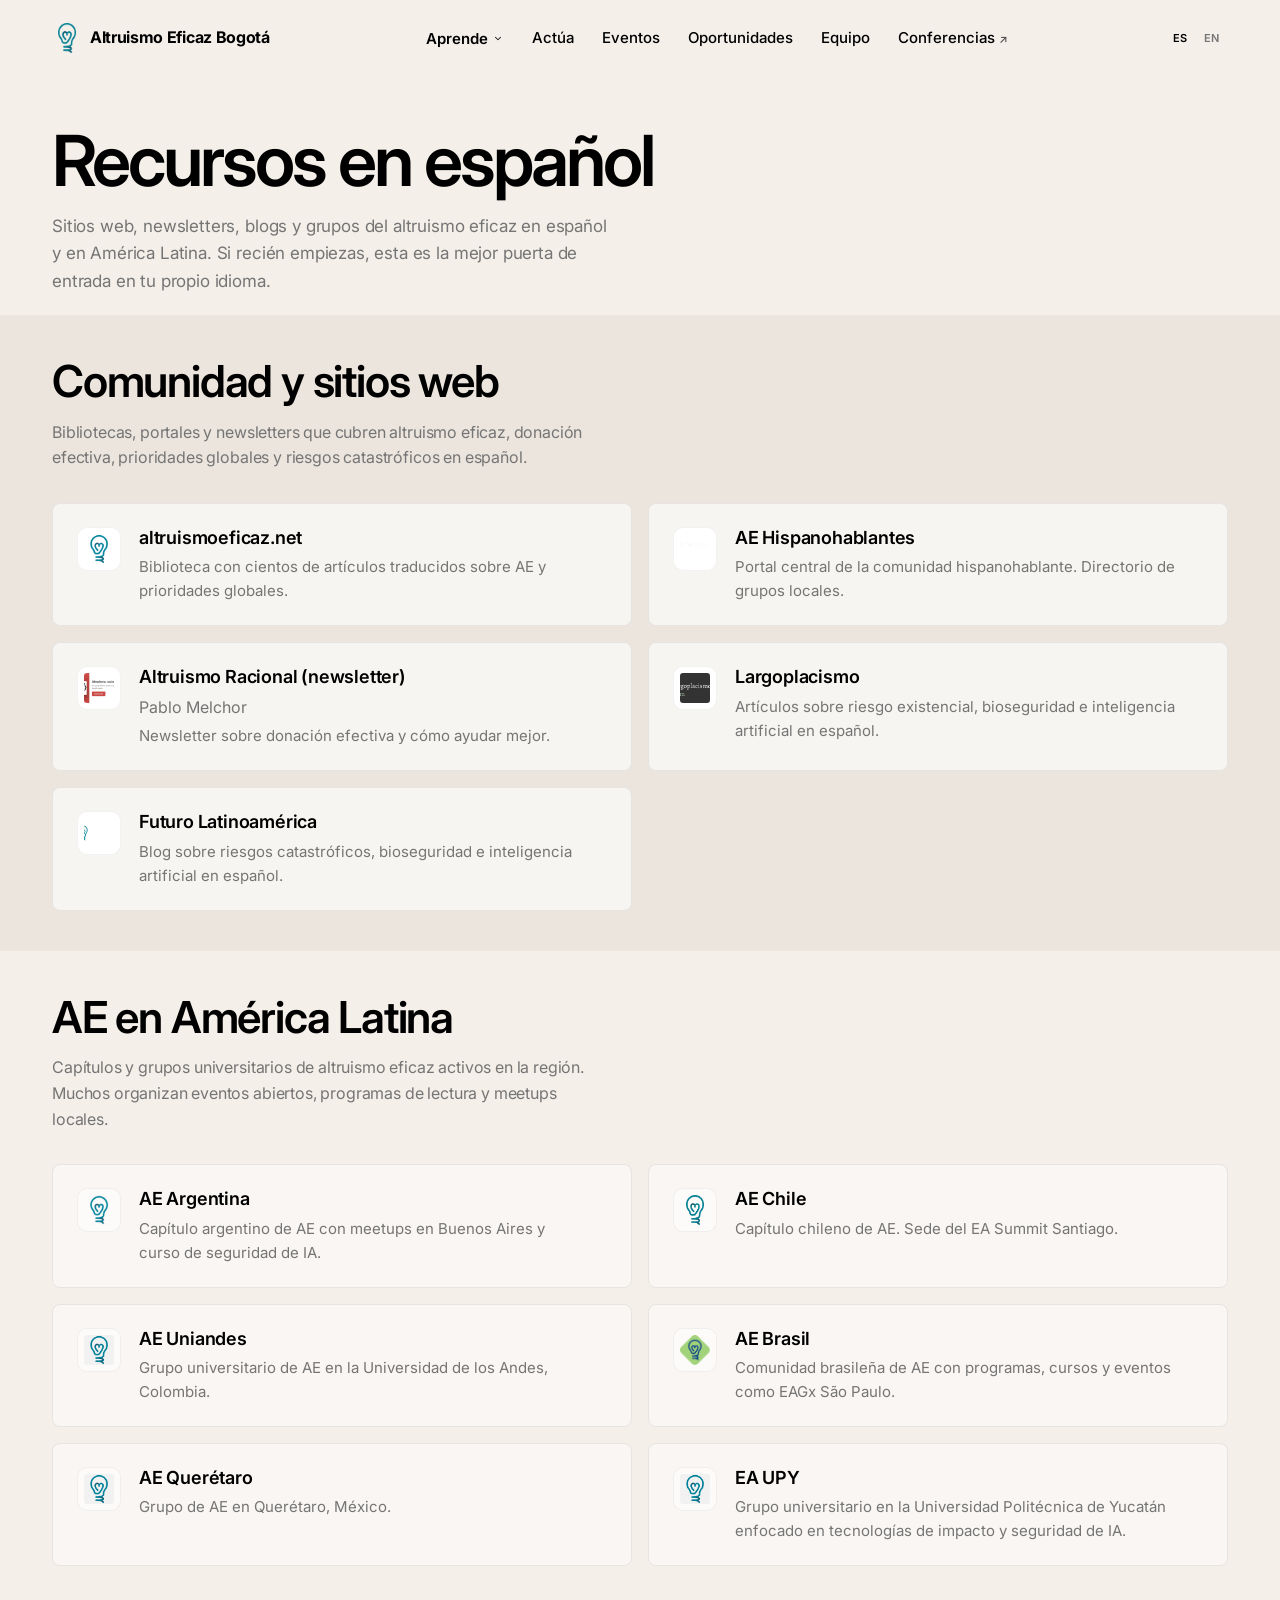
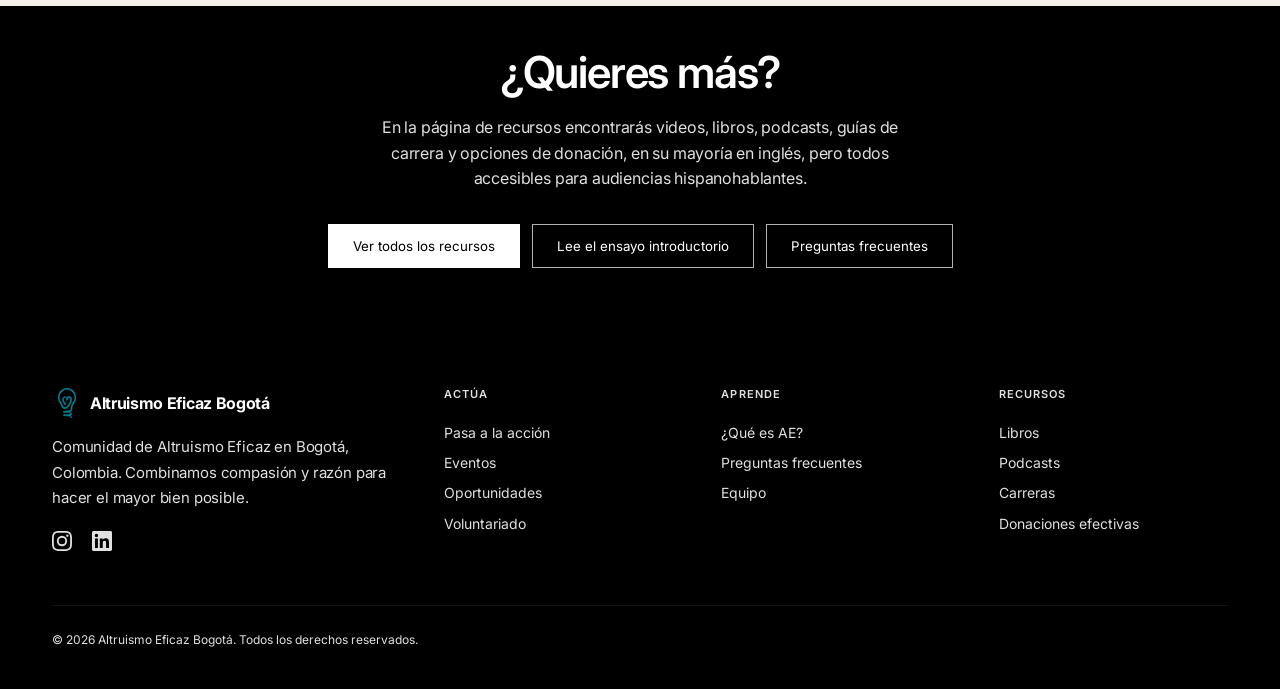
<file: recursos-espanol.html>
<!DOCTYPE html>
<html lang="es">
<head>
  <meta charset="UTF-8">
  <meta name="viewport" content="width=device-width, initial-scale=1.0">
  <title>Recursos en español — Altruismo Eficaz Bogotá</title>
  <meta name="description" content="Sitios web, newsletters, blogs y grupos del altruismo eficaz en español y en América Latina. Material introductorio, comunidades locales y proyectos en curso.">
  <meta property="og:title" content="Recursos en español — Altruismo Eficaz Bogotá">
  <meta property="og:description" content="Sitios web, newsletters, blogs y grupos del altruismo eficaz en español y en América Latina.">
  <meta property="og:type" content="website">
  <meta property="og:image" content="https://website-three-orpin.vercel.app/img/hero.jpg">
  <link rel="canonical" href="https://website-three-orpin.vercel.app/recursos-espanol.html">
  <link rel="preconnect" href="https://fonts.googleapis.com">
  <link rel="preconnect" href="https://fonts.gstatic.com" crossorigin>
  <link href="https://fonts.googleapis.com/css2?family=Inter:wght@400;500;600;700;800&family=Source+Serif+4:ital,opsz,wght@1,8..60,400;1,8..60,500&display=swap" rel="stylesheet">
  <link rel="icon" type="image/png" href="img/favicon.png">
  <link rel="apple-touch-icon" href="img/apple-touch-icon.png">
  <link rel="stylesheet" href="css/style.css">
</head>
<body>

  <!-- Navbar -->
  <nav class="navbar">
    <div class="container">
      <a href="index.html" class="nav-logo">
        <img src="img/logo-ea.png" alt="EA" class="nav-logo-icon">
        <span>Altruismo Eficaz Bogotá</span>
      </a>
      <div class="nav-links">
        <div class="nav-dropdown"><button class="nav-dropdown-toggle" type="button" aria-expanded="false" aria-haspopup="true"><span data-lang="es">Aprende</span><span data-lang="en">Learn</span><svg class="nav-dropdown-caret" viewBox="0 0 20 20" aria-hidden="true"><path d="M5.22 8.22a.75.75 0 0 1 1.06 0L10 11.94l3.72-3.72a.75.75 0 1 1 1.06 1.06l-4.25 4.25a.75.75 0 0 1-1.06 0L5.22 9.28a.75.75 0 0 1 0-1.06Z"/></svg></button><div class="nav-dropdown-menu" role="menu"><a href="about-ea.html" role="menuitem"><span data-lang="es">Ensayo introductorio</span><span data-lang="en">Intro essay</span></a><a href="faq.html" role="menuitem"><span data-lang="es">Preguntas frecuentes</span><span data-lang="en">FAQs</span></a><a href="recursos-espanol.html" role="menuitem"><span data-lang="es">Recursos en español</span><span data-lang="en">Spanish resources</span></a><a href="resources.html" role="menuitem"><span data-lang="es">Videos, libros, podcasts</span><span data-lang="en">Videos, books, podcasts</span></a><a href="https://www.effectivealtruism.org/courses/introductory-program" target="_blank" rel="noopener noreferrer" role="menuitem"><span data-lang="es">Curso introductorio online</span><span data-lang="en">Online intro course</span><span class="nav-dropdown-ext" aria-hidden="true">↗</span></a><a href="https://www.effectivealtruism.org/stories" target="_blank" rel="noopener noreferrer" role="menuitem"><span data-lang="es">Historias de la comunidad</span><span data-lang="en">Community stories</span><span class="nav-dropdown-ext" aria-hidden="true">↗</span></a><span class="nav-dropdown-placeholder" role="menuitem" aria-disabled="true"><span data-lang="es">Newsletter de EA</span><span data-lang="en">EA Newsletter</span></span><a href="https://forum.effectivealtruism.org/handbook" target="_blank" rel="noopener noreferrer" role="menuitem"><span data-lang="es">Manual de EA</span><span data-lang="en">EA Handbook</span><span class="nav-dropdown-ext" aria-hidden="true">↗</span></a><a href="https://forum.effectivealtruism.org/" target="_blank" rel="noopener noreferrer" role="menuitem"><span data-lang="es">Foro de EA</span><span data-lang="en">EA Forum</span><span class="nav-dropdown-ext" aria-hidden="true">↗</span></a></div></div>
        <a href="get-involved.html"><span data-lang="es">Actúa</span><span data-lang="en">Take action</span></a>
        <a href="events.html"><span data-lang="es">Eventos</span><span data-lang="en">Events</span></a>
        <a href="opportunities.html"><span data-lang="es">Oportunidades</span><span data-lang="en">Opportunities</span></a>
        <a href="team.html"><span data-lang="es">Equipo</span><span data-lang="en">Team</span></a>
        <a href="https://www.effectivealtruism.org/ea-global" target="_blank" rel="noopener noreferrer"><span data-lang="es">Conferencias</span><span data-lang="en">Conferences</span><span class="nav-ext" aria-hidden="true">↗</span></a>
      </div>
      <div class="nav-right">
        <div class="lang-toggle">
          <button data-lang="es">ES</button>
          <button data-lang="en">EN</button>
        </div>
        <button class="hamburger" aria-label="Menu">
          <span></span><span></span><span></span>
        </button>
      </div>
    </div>
  </nav>

  <!-- Mobile Nav -->
  <div class="mobile-nav">
    <a href="index.html"><span data-lang="es">Inicio</span><span data-lang="en">Home</span></a>
    <div class="nav-dropdown"><button class="nav-dropdown-toggle" type="button" aria-expanded="false" aria-haspopup="true"><span data-lang="es">Aprende</span><span data-lang="en">Learn</span><svg class="nav-dropdown-caret" viewBox="0 0 20 20" aria-hidden="true"><path d="M5.22 8.22a.75.75 0 0 1 1.06 0L10 11.94l3.72-3.72a.75.75 0 1 1 1.06 1.06l-4.25 4.25a.75.75 0 0 1-1.06 0L5.22 9.28a.75.75 0 0 1 0-1.06Z"/></svg></button><div class="nav-dropdown-menu" role="menu"><a href="about-ea.html" role="menuitem"><span data-lang="es">Ensayo introductorio</span><span data-lang="en">Intro essay</span></a><a href="faq.html" role="menuitem"><span data-lang="es">Preguntas frecuentes</span><span data-lang="en">FAQs</span></a><a href="recursos-espanol.html" role="menuitem"><span data-lang="es">Recursos en español</span><span data-lang="en">Spanish resources</span></a><a href="resources.html" role="menuitem"><span data-lang="es">Videos, libros, podcasts</span><span data-lang="en">Videos, books, podcasts</span></a><a href="https://www.effectivealtruism.org/courses/introductory-program" target="_blank" rel="noopener noreferrer" role="menuitem"><span data-lang="es">Curso introductorio online</span><span data-lang="en">Online intro course</span><span class="nav-dropdown-ext" aria-hidden="true">↗</span></a><a href="https://www.effectivealtruism.org/stories" target="_blank" rel="noopener noreferrer" role="menuitem"><span data-lang="es">Historias de la comunidad</span><span data-lang="en">Community stories</span><span class="nav-dropdown-ext" aria-hidden="true">↗</span></a><span class="nav-dropdown-placeholder" role="menuitem" aria-disabled="true"><span data-lang="es">Newsletter de EA</span><span data-lang="en">EA Newsletter</span></span><a href="https://forum.effectivealtruism.org/handbook" target="_blank" rel="noopener noreferrer" role="menuitem"><span data-lang="es">Manual de EA</span><span data-lang="en">EA Handbook</span><span class="nav-dropdown-ext" aria-hidden="true">↗</span></a><a href="https://forum.effectivealtruism.org/" target="_blank" rel="noopener noreferrer" role="menuitem"><span data-lang="es">Foro de EA</span><span data-lang="en">EA Forum</span><span class="nav-dropdown-ext" aria-hidden="true">↗</span></a></div></div>
    <a href="get-involved.html"><span data-lang="es">Actúa</span><span data-lang="en">Take action</span></a>
    <a href="events.html"><span data-lang="es">Eventos</span><span data-lang="en">Events</span></a>
    <a href="opportunities.html"><span data-lang="es">Oportunidades</span><span data-lang="en">Opportunities</span></a>
    <a href="team.html"><span data-lang="es">Equipo</span><span data-lang="en">Team</span></a>
    <a href="https://www.effectivealtruism.org/ea-global" target="_blank" rel="noopener noreferrer"><span data-lang="es">Conferencias</span><span data-lang="en">Conferences</span><span class="nav-ext" aria-hidden="true">↗</span></a>
  </div>

  <!-- Page Header -->
  <section class="page-header">
    <div class="container">
      <h1>
        <span data-lang="es">Recursos en español</span>
        <span data-lang="en">Spanish resources</span>
      </h1>
      <p>
        <span data-lang="es">Sitios web, newsletters, blogs y grupos del altruismo eficaz en español y en América Latina. Si recién empiezas, esta es la mejor puerta de entrada en tu propio idioma.</span>
        <span data-lang="en">Websites, newsletters, blogs and groups about effective altruism in Spanish and across Latin America. If you're just starting out, this is the best entry point in your own language.</span>
      </p>
    </div>
  </section>

  <!-- Spanish-language sites & newsletters -->
  <section class="section bg-sand-dark">
    <div class="container">
      <div class="section-header fade-in">
        <h2>
          <span data-lang="es">Comunidad y sitios web</span>
          <span data-lang="en">Community & Websites</span>
        </h2>
        <p>
          <span data-lang="es">Bibliotecas, portales y newsletters que cubren altruismo eficaz, donación efectiva, prioridades globales y riesgos catastróficos en español.</span>
          <span data-lang="en">Libraries, portals and newsletters covering effective altruism, effective giving, global priorities and catastrophic risks in Spanish.</span>
        </p>
      </div>

      <div class="res-grid--orgs fade-in">

        <a href="https://altruismoeficaz.net" target="_blank" rel="noopener noreferrer" class="res-card res-card--org">
          <img src="img/resources/ae-net.png" alt="" class="res-logo">
          <div class="res-body">
            <div class="res-title">altruismoeficaz.net</div>
            <div class="res-desc">
              <span data-lang="es">Biblioteca con cientos de artículos traducidos sobre AE y prioridades globales.</span>
              <span data-lang="en">Library with hundreds of translated articles on EA and global priorities.</span>
            </div>
          </div>
        </a>

        <a href="https://www.altruismoeficaz.org" target="_blank" rel="noopener noreferrer" class="res-card res-card--org">
          <img src="img/resources/ae-hispano.png" alt="" class="res-logo">
          <div class="res-body">
            <div class="res-title">AE Hispanohablantes</div>
            <div class="res-desc">
              <span data-lang="es">Portal central de la comunidad hispanohablante. Directorio de grupos locales.</span>
              <span data-lang="en">Central portal for the Spanish-speaking community.</span>
            </div>
          </div>
        </a>

        <a href="https://www.altruismoracional.com" target="_blank" rel="noopener noreferrer" class="res-card res-card--org">
          <img src="img/resources/ar-newsletter.jpg" alt="" class="res-logo">
          <div class="res-body">
            <div class="res-title">Altruismo Racional (newsletter)</div>
            <div class="res-author">Pablo Melchor</div>
            <div class="res-desc">
              <span data-lang="es">Newsletter sobre donación efectiva y cómo ayudar mejor.</span>
              <span data-lang="en">Newsletter about effective giving and how to help better.</span>
            </div>
          </div>
        </a>

        <a href="https://largoplacismo.com" target="_blank" rel="noopener noreferrer" class="res-card res-card--org">
          <img src="img/resources/largoplacismo.png" alt="" class="res-logo">
          <div class="res-body">
            <div class="res-title">Largoplacismo</div>
            <div class="res-desc">
              <span data-lang="es">Artículos sobre riesgo existencial, bioseguridad e inteligencia artificial en español.</span>
              <span data-lang="en">Articles on existential risk, biosecurity, and AI in Spanish.</span>
            </div>
          </div>
        </a>

        <a href="https://www.futurolatam.com" target="_blank" rel="noopener noreferrer" class="res-card res-card--org">
          <img src="img/resources/futuro-latam.png" alt="" class="res-logo">
          <div class="res-body">
            <div class="res-title">Futuro Latinoamérica</div>
            <div class="res-desc">
              <span data-lang="es">Blog sobre riesgos catastróficos, bioseguridad e inteligencia artificial en español.</span>
              <span data-lang="en">Blog on catastrophic risks, biosecurity, and AI in Spanish.</span>
            </div>
          </div>
        </a>

      </div>
    </div>
  </section>

  <!-- LatAm EA groups -->
  <section class="section bg-paper">
    <div class="container">
      <div class="section-header fade-in">
        <h2>
          <span data-lang="es">AE en América Latina</span>
          <span data-lang="en">EA in Latin America</span>
        </h2>
        <p>
          <span data-lang="es">Capítulos y grupos universitarios de altruismo eficaz activos en la región. Muchos organizan eventos abiertos, programas de lectura y meetups locales.</span>
          <span data-lang="en">Effective altruism chapters and university groups active in the region. Many run open events, reading programs and local meetups.</span>
        </p>
      </div>

      <div class="res-grid--orgs fade-in">

        <a href="https://altruismoeficaz.net.ar/" target="_blank" rel="noopener noreferrer" class="res-card res-card--org">
          <img src="img/resources/ae-argentina.png" alt="" class="res-logo">
          <div class="res-body">
            <div class="res-title">AE Argentina</div>
            <div class="res-desc">
              <span data-lang="es">Capítulo argentino de AE con meetups en Buenos Aires y curso de seguridad de IA.</span>
              <span data-lang="en">Argentine EA chapter with meetups in Buenos Aires and an AI safety course.</span>
            </div>
          </div>
        </a>

        <a href="https://www.instagram.com/altruismoeficazuc/" target="_blank" rel="noopener noreferrer" class="res-card res-card--org">
          <img src="img/resources/ae-chile.png" alt="" class="res-logo">
          <div class="res-body">
            <div class="res-title">AE Chile</div>
            <div class="res-desc">
              <span data-lang="es">Capítulo chileno de AE. Sede del EA Summit Santiago.</span>
              <span data-lang="en">Chilean EA chapter. Host of EA Summit Santiago.</span>
            </div>
          </div>
        </a>

        <a href="https://www.instagram.com/aeuniandes/" target="_blank" rel="noopener noreferrer" class="res-card res-card--org">
          <img src="img/resources/ae-uniandes.png" alt="" class="res-logo">
          <div class="res-body">
            <div class="res-title">AE Uniandes</div>
            <div class="res-desc">
              <span data-lang="es">Grupo universitario de AE en la Universidad de los Andes, Colombia.</span>
              <span data-lang="en">University EA group at Universidad de los Andes, Colombia.</span>
            </div>
          </div>
        </a>

        <a href="https://www.altruismoeficazbrasil.com.br/" target="_blank" rel="noopener noreferrer" class="res-card res-card--org">
          <img src="img/resources/ae-brasil.png" alt="" class="res-logo">
          <div class="res-body">
            <div class="res-title">AE Brasil</div>
            <div class="res-desc">
              <span data-lang="es">Comunidad brasileña de AE con programas, cursos y eventos como EAGx São Paulo.</span>
              <span data-lang="en">Brazilian EA community with programs, courses, and events like EAGx São Paulo.</span>
            </div>
          </div>
        </a>

        <a href="https://www.instagram.com/ae_queretaro/" target="_blank" rel="noopener noreferrer" class="res-card res-card--org">
          <img src="img/resources/ae-queretaro.png" alt="" class="res-logo">
          <div class="res-body">
            <div class="res-title">AE Querétaro</div>
            <div class="res-desc">
              <span data-lang="es">Grupo de AE en Querétaro, México.</span>
              <span data-lang="en">EA group in Querétaro, Mexico.</span>
            </div>
          </div>
        </a>

        <a href="https://www.instagram.com/ea_upy/" target="_blank" rel="noopener noreferrer" class="res-card res-card--org">
          <img src="img/resources/ea-upy.png" alt="" class="res-logo">
          <div class="res-body">
            <div class="res-title">EA UPY</div>
            <div class="res-desc">
              <span data-lang="es">Grupo universitario en la Universidad Politécnica de Yucatán enfocado en tecnologías de impacto y seguridad de IA.</span>
              <span data-lang="en">University group at Universidad Politécnica de Yucatán focused on impact technologies and AI safety.</span>
            </div>
          </div>
        </a>

      </div>
    </div>
  </section>

  <!-- More Resources CTA -->
  <section class="section-dark">
    <div class="container" style="text-align: center;">
      <div class="fade-in">
        <h2>
          <span data-lang="es">¿Quieres más?</span>
          <span data-lang="en">Want more?</span>
        </h2>
        <p style="max-width: 540px; margin: 0 auto 2rem;">
          <span data-lang="es">En la página de recursos encontrarás videos, libros, podcasts, guías de carrera y opciones de donación, en su mayoría en inglés, pero todos accesibles para audiencias hispanohablantes.</span>
          <span data-lang="en">On the resources page you'll find videos, books, podcasts, career guides and giving options, mostly in English, but all accessible to Spanish-speaking audiences.</span>
        </p>
        <div style="display: flex; gap: 0.75rem; justify-content: center; flex-wrap: wrap;">
          <a href="resources.html" class="btn btn-white">
            <span data-lang="es">Ver todos los recursos</span>
            <span data-lang="en">See all resources</span>
          </a>
          <a href="about-ea.html" class="btn btn-light">
            <span data-lang="es">Lee el ensayo introductorio</span>
            <span data-lang="en">Read the intro essay</span>
          </a>
          <a href="faq.html" class="btn btn-light">
            <span data-lang="es">Preguntas frecuentes</span>
            <span data-lang="en">FAQ</span>
          </a>
        </div>
      </div>
    </div>
  </section>

  <!-- Footer -->
  <footer class="footer">
    <div class="container">
      <div class="footer-grid">
        <div class="footer-brand">
          <a href="index.html" class="nav-logo" style="color: white;">
            <img src="img/logo-ea.png" alt="EA" class="nav-logo-icon">
            <span>Altruismo Eficaz Bogotá</span>
          </a>
          <p>
            <span data-lang="es">Comunidad de Altruismo Eficaz en Bogotá, Colombia. Combinamos compasión y razón para hacer el mayor bien posible.</span>
            <span data-lang="en">Effective Altruism community in Bogotá, Colombia. Combining compassion and reason to do the most good.</span>
          </p>
          <div class="footer-social">
            <a href="https://www.instagram.com/aebogota/" target="_blank" rel="noopener noreferrer" title="Instagram"><svg width="20" height="20" viewBox="0 0 24 24" fill="currentColor"><path d="M12 2.163c3.204 0 3.584.012 4.85.07 3.252.148 4.771 1.691 4.919 4.919.058 1.265.069 1.645.069 4.849 0 3.205-.012 3.584-.069 4.849-.149 3.225-1.664 4.771-4.919 4.919-1.266.058-1.644.07-4.85.07-3.204 0-3.584-.012-4.849-.07-3.26-.149-4.771-1.699-4.919-4.92-.058-1.265-.07-1.644-.07-4.849 0-3.204.013-3.583.07-4.849.149-3.227 1.664-4.771 4.919-4.919 1.266-.057 1.645-.069 4.849-.069zM12 0C8.741 0 8.333.014 7.053.072 2.695.272.273 2.69.073 7.052.014 8.333 0 8.741 0 12c0 3.259.014 3.668.072 4.948.2 4.358 2.618 6.78 6.98 6.98C8.333 23.986 8.741 24 12 24c3.259 0 3.668-.014 4.948-.072 4.354-.2 6.782-2.618 6.979-6.98.059-1.28.073-1.689.073-4.948 0-3.259-.014-3.667-.072-4.947-.196-4.354-2.617-6.78-6.979-6.98C15.668.014 15.259 0 12 0zm0 5.838a6.162 6.162 0 100 12.324 6.162 6.162 0 000-12.324zM12 16a4 4 0 110-8 4 4 0 010 8zm6.406-11.845a1.44 1.44 0 100 2.881 1.44 1.44 0 000-2.881z"/></svg></a>
            <a href="https://co.linkedin.com/company/altruismo-eficaz-colombia" target="_blank" rel="noopener noreferrer" title="LinkedIn"><svg width="20" height="20" viewBox="0 0 24 24" fill="currentColor"><path d="M20.447 20.452h-3.554v-5.569c0-1.328-.027-3.037-1.852-3.037-1.853 0-2.136 1.445-2.136 2.939v5.667H9.351V9h3.414v1.561h.046c.477-.9 1.637-1.85 3.37-1.85 3.601 0 4.267 2.37 4.267 5.455v6.286zM5.337 7.433a2.062 2.062 0 01-2.063-2.065 2.064 2.064 0 112.063 2.065zm1.782 13.019H3.555V9h3.564v11.452zM22.225 0H1.771C.792 0 0 .774 0 1.729v20.542C0 23.227.792 24 1.771 24h20.451C23.2 24 24 23.227 24 22.271V1.729C24 .774 23.2 0 22.222 0h.003z"/></svg></a>
          </div>
        </div>

        <div>
          <h4><span data-lang="es">Actúa</span><span data-lang="en">Take action</span></h4>
          <div class="footer-links">
            <a href="get-involved.html"><span data-lang="es">Pasa a la acción</span><span data-lang="en">Take action</span></a>
            <a href="events.html"><span data-lang="es">Eventos</span><span data-lang="en">Events</span></a>
            <a href="opportunities.html"><span data-lang="es">Oportunidades</span><span data-lang="en">Opportunities</span></a>
            <a href="team.html#join"><span data-lang="es">Voluntariado</span><span data-lang="en">Volunteer</span></a>
          </div>
        </div>

        <div>
          <h4><span data-lang="es">Aprende</span><span data-lang="en">Learn</span></h4>
          <div class="footer-links">
            <a href="about-ea.html"><span data-lang="es">¿Qué es AE?</span><span data-lang="en">What is EA?</span></a>
            <a href="faq.html"><span data-lang="es">Preguntas frecuentes</span><span data-lang="en">FAQs</span></a>
            <a href="team.html"><span data-lang="es">Equipo</span><span data-lang="en">Team</span></a>
          </div>
        </div>

        <div>
          <h4><span data-lang="es">Recursos</span><span data-lang="en">Resources</span></h4>
          <div class="footer-links">
            <a href="resources.html#reading"><span data-lang="es">Libros</span><span data-lang="en">Books</span></a>
            <a href="resources.html#podcasts">Podcasts</a>
            <a href="resources.html#careers"><span data-lang="es">Carreras</span><span data-lang="en">Careers</span></a>
            <a href="resources.html#giving"><span data-lang="es">Donaciones efectivas</span><span data-lang="en">Effective Giving</span></a>
          </div>
        </div>
      </div>

      <div class="footer-bottom">
        <span>&copy; 2026 Altruismo Eficaz Bogotá. <span data-lang="es">Todos los derechos reservados.</span><span data-lang="en">All rights reserved.</span></span>
      </div>
    </div>
  </footer>

  <script src="js/main.js"></script>
</body>
</html>
</file>
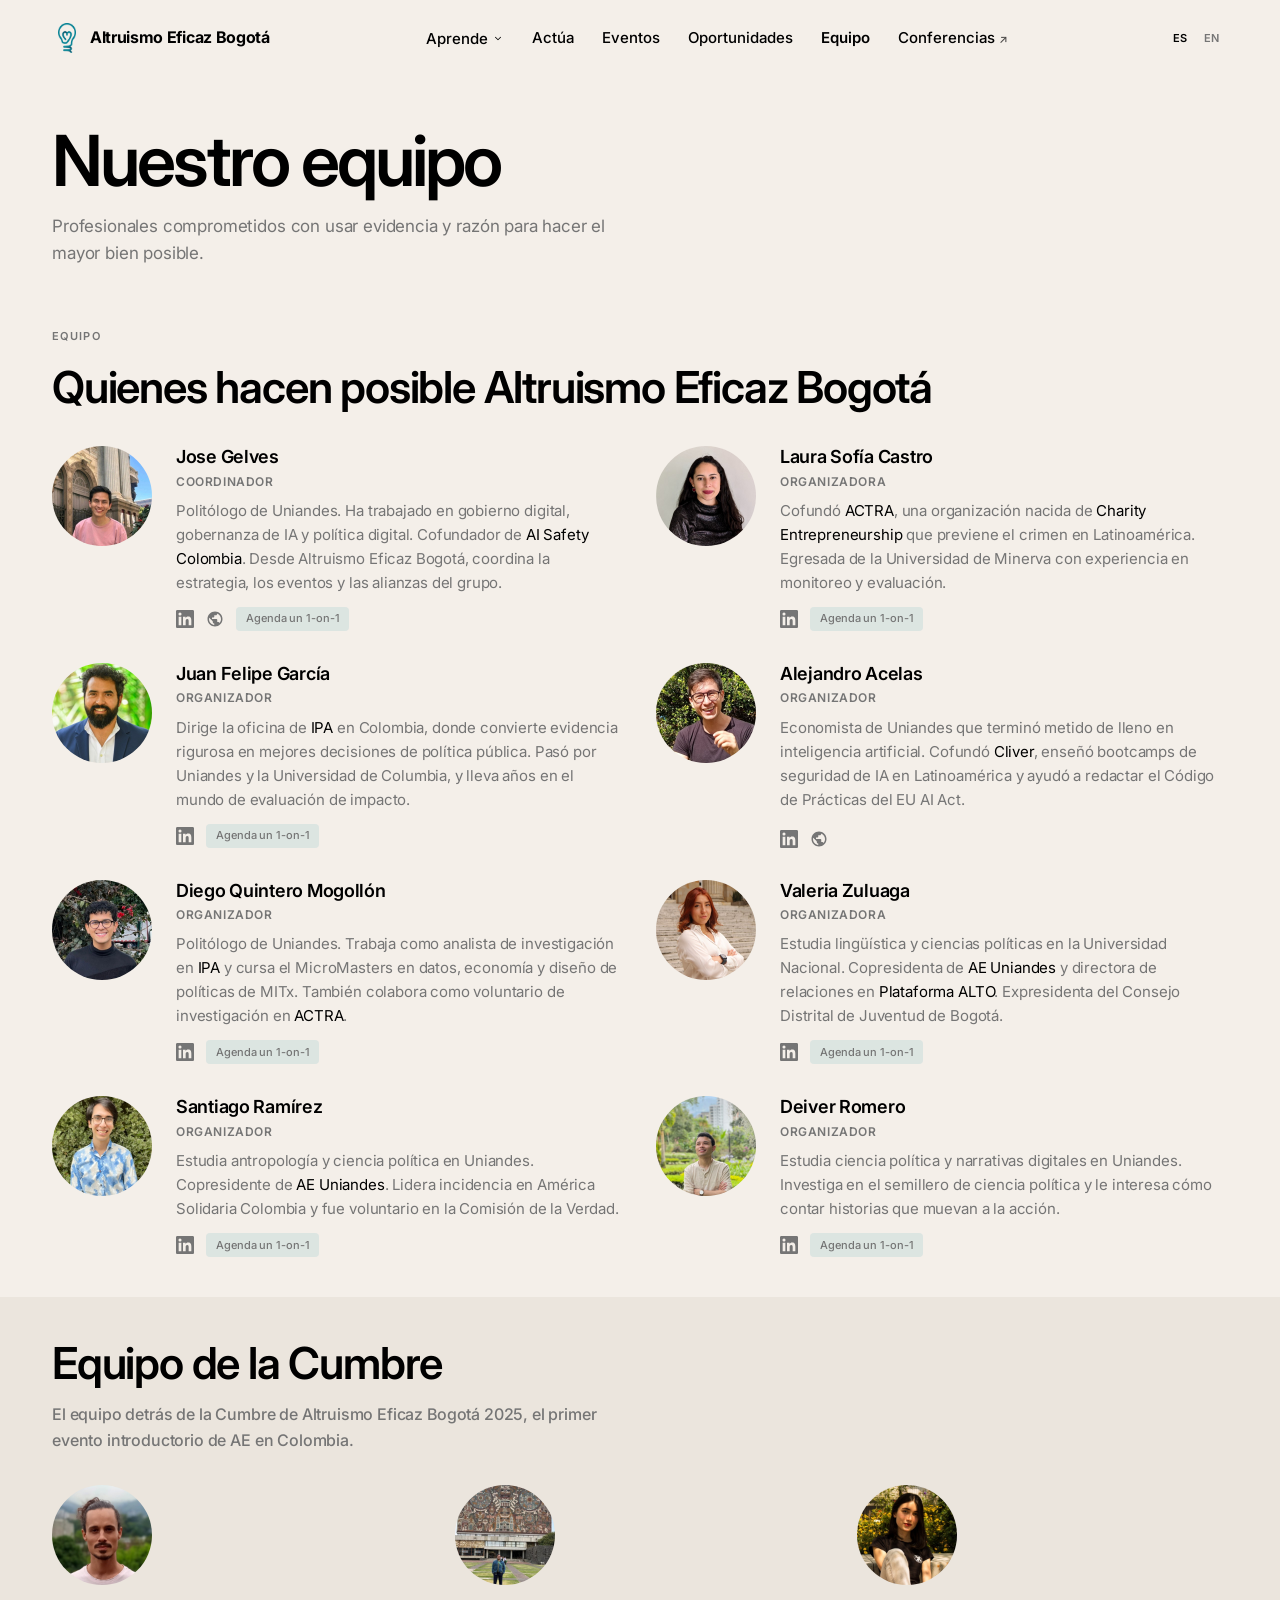
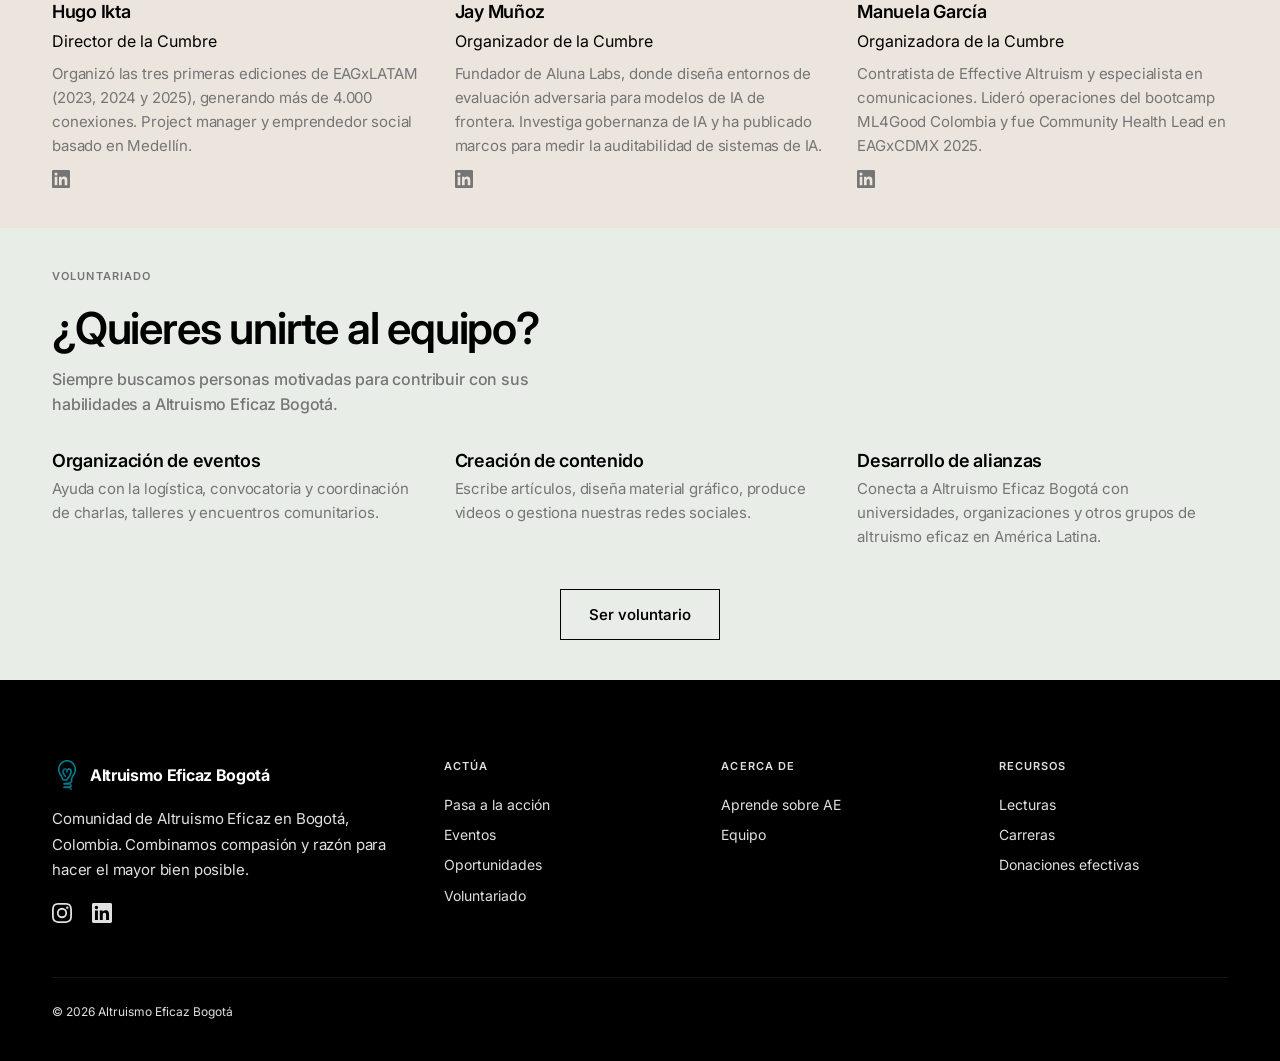
<file: team.html>
<!DOCTYPE html>
<html lang="es">
<head>
  <meta charset="UTF-8">
  <meta name="viewport" content="width=device-width, initial-scale=1.0">
  <title>Equipo — Altruismo Eficaz Bogotá</title>
  <meta name="description" content="Conoce al equipo detrás de Altruismo Eficaz Bogotá.">
  <meta property="og:title" content="Equipo — Altruismo Eficaz Bogotá">
  <meta property="og:description" content="Conoce al equipo detrás de Altruismo Eficaz Bogotá.">
  <meta property="og:type" content="website">
  <meta property="og:image" content="https://website-three-orpin.vercel.app/img/hero.jpg">
  <link rel="canonical" href="https://website-three-orpin.vercel.app/team.html">
  <link rel="preconnect" href="https://fonts.googleapis.com">
  <link rel="preconnect" href="https://fonts.gstatic.com" crossorigin>
  <link href="https://fonts.googleapis.com/css2?family=Inter:wght@400;500;600;700;800&family=Source+Serif+4:ital,opsz,wght@1,8..60,400;1,8..60,500&display=swap" rel="stylesheet">
  <link rel="icon" type="image/png" href="img/favicon.png">
  <link rel="apple-touch-icon" href="img/apple-touch-icon.png">
  <link rel="stylesheet" href="css/style.css">
</head>
<body>

  <!-- Navbar -->
  <nav class="navbar">
    <div class="container">
      <a href="index.html" class="nav-logo">
        <img src="img/logo-ea.png" alt="EA" class="nav-logo-icon">
        <span>Altruismo Eficaz Bogotá</span>
      </a>
      <div class="nav-links">
        <div class="nav-dropdown"><button class="nav-dropdown-toggle" type="button" aria-expanded="false" aria-haspopup="true"><span data-lang="es">Aprende</span><span data-lang="en">Learn</span><svg class="nav-dropdown-caret" viewBox="0 0 20 20" aria-hidden="true"><path d="M5.22 8.22a.75.75 0 0 1 1.06 0L10 11.94l3.72-3.72a.75.75 0 1 1 1.06 1.06l-4.25 4.25a.75.75 0 0 1-1.06 0L5.22 9.28a.75.75 0 0 1 0-1.06Z"/></svg></button><div class="nav-dropdown-menu" role="menu"><a href="about-ea.html" role="menuitem"><span data-lang="es">Ensayo introductorio</span><span data-lang="en">Intro essay</span></a><a href="faq.html" role="menuitem"><span data-lang="es">Preguntas frecuentes</span><span data-lang="en">FAQs</span></a><a href="recursos-espanol.html" role="menuitem"><span data-lang="es">Recursos en español</span><span data-lang="en">Spanish resources</span></a><a href="resources.html" role="menuitem"><span data-lang="es">Videos, libros, podcasts</span><span data-lang="en">Videos, books, podcasts</span></a><a href="https://www.effectivealtruism.org/courses/introductory-program" target="_blank" rel="noopener noreferrer" role="menuitem"><span data-lang="es">Curso introductorio online</span><span data-lang="en">Online intro course</span><span class="nav-dropdown-ext" aria-hidden="true">↗</span></a><a href="https://www.effectivealtruism.org/stories" target="_blank" rel="noopener noreferrer" role="menuitem"><span data-lang="es">Historias de la comunidad</span><span data-lang="en">Community stories</span><span class="nav-dropdown-ext" aria-hidden="true">↗</span></a><span class="nav-dropdown-placeholder" role="menuitem" aria-disabled="true"><span data-lang="es">Newsletter de EA</span><span data-lang="en">EA Newsletter</span></span><a href="https://forum.effectivealtruism.org/handbook" target="_blank" rel="noopener noreferrer" role="menuitem"><span data-lang="es">Manual de EA</span><span data-lang="en">EA Handbook</span><span class="nav-dropdown-ext" aria-hidden="true">↗</span></a><a href="https://forum.effectivealtruism.org/" target="_blank" rel="noopener noreferrer" role="menuitem"><span data-lang="es">Foro de EA</span><span data-lang="en">EA Forum</span><span class="nav-dropdown-ext" aria-hidden="true">↗</span></a></div></div>
        <a href="get-involved.html"><span data-lang="es">Actúa</span><span data-lang="en">Take action</span></a>
        <a href="events.html"><span data-lang="es">Eventos</span><span data-lang="en">Events</span></a>
        <a href="opportunities.html"><span data-lang="es">Oportunidades</span><span data-lang="en">Opportunities</span></a>
        <a href="team.html" class="active"><span data-lang="es">Equipo</span><span data-lang="en">Team</span></a>
        <a href="https://www.effectivealtruism.org/ea-global" target="_blank" rel="noopener noreferrer"><span data-lang="es">Conferencias</span><span data-lang="en">Conferences</span><span class="nav-ext" aria-hidden="true">↗</span></a>
      </div>
      <div class="nav-right">
        <div class="lang-toggle">
          <button data-lang="es">ES</button>
          <button data-lang="en">EN</button>
        </div>
        <button class="hamburger" aria-label="Menu">
          <span></span><span></span><span></span>
        </button>
      </div>
    </div>
  </nav>

  <!-- Mobile Nav -->
  <div class="mobile-nav">
    <a href="index.html"><span data-lang="es">Inicio</span><span data-lang="en">Home</span></a>
    <div class="nav-dropdown"><button class="nav-dropdown-toggle" type="button" aria-expanded="false" aria-haspopup="true"><span data-lang="es">Aprende</span><span data-lang="en">Learn</span><svg class="nav-dropdown-caret" viewBox="0 0 20 20" aria-hidden="true"><path d="M5.22 8.22a.75.75 0 0 1 1.06 0L10 11.94l3.72-3.72a.75.75 0 1 1 1.06 1.06l-4.25 4.25a.75.75 0 0 1-1.06 0L5.22 9.28a.75.75 0 0 1 0-1.06Z"/></svg></button><div class="nav-dropdown-menu" role="menu"><a href="about-ea.html" role="menuitem"><span data-lang="es">Ensayo introductorio</span><span data-lang="en">Intro essay</span></a><a href="faq.html" role="menuitem"><span data-lang="es">Preguntas frecuentes</span><span data-lang="en">FAQs</span></a><a href="recursos-espanol.html" role="menuitem"><span data-lang="es">Recursos en español</span><span data-lang="en">Spanish resources</span></a><a href="resources.html" role="menuitem"><span data-lang="es">Videos, libros, podcasts</span><span data-lang="en">Videos, books, podcasts</span></a><a href="https://www.effectivealtruism.org/courses/introductory-program" target="_blank" rel="noopener noreferrer" role="menuitem"><span data-lang="es">Curso introductorio online</span><span data-lang="en">Online intro course</span><span class="nav-dropdown-ext" aria-hidden="true">↗</span></a><a href="https://www.effectivealtruism.org/stories" target="_blank" rel="noopener noreferrer" role="menuitem"><span data-lang="es">Historias de la comunidad</span><span data-lang="en">Community stories</span><span class="nav-dropdown-ext" aria-hidden="true">↗</span></a><span class="nav-dropdown-placeholder" role="menuitem" aria-disabled="true"><span data-lang="es">Newsletter de EA</span><span data-lang="en">EA Newsletter</span></span><a href="https://forum.effectivealtruism.org/handbook" target="_blank" rel="noopener noreferrer" role="menuitem"><span data-lang="es">Manual de EA</span><span data-lang="en">EA Handbook</span><span class="nav-dropdown-ext" aria-hidden="true">↗</span></a><a href="https://forum.effectivealtruism.org/" target="_blank" rel="noopener noreferrer" role="menuitem"><span data-lang="es">Foro de EA</span><span data-lang="en">EA Forum</span><span class="nav-dropdown-ext" aria-hidden="true">↗</span></a></div></div>
    <a href="get-involved.html"><span data-lang="es">Actúa</span><span data-lang="en">Take action</span></a>
    <a href="events.html"><span data-lang="es">Eventos</span><span data-lang="en">Events</span></a>
    <a href="opportunities.html"><span data-lang="es">Oportunidades</span><span data-lang="en">Opportunities</span></a>
    <a href="team.html" class="active"><span data-lang="es">Equipo</span><span data-lang="en">Team</span></a>
    <a href="https://www.effectivealtruism.org/ea-global" target="_blank" rel="noopener noreferrer"><span data-lang="es">Conferencias</span><span data-lang="en">Conferences</span><span class="nav-ext" aria-hidden="true">↗</span></a>
  </div>

  <!-- Page Header -->
  <section class="page-header">
    <div class="container">
      <h1>
        <span data-lang="es">Nuestro equipo</span>
        <span data-lang="en">Our Team</span>
      </h1>
      <p>
        <span data-lang="es">Profesionales comprometidos con usar evidencia y razón para hacer el mayor bien posible.</span>
        <span data-lang="en">Professionals committed to using evidence and reason to do the most good possible.</span>
      </p>
    </div>
  </section>

  <!-- Team -->
  <section class="section bg-paper">
    <div class="container">
      <div class="section-header fade-in">
        <span class="section-label">
          <span data-lang="es">Equipo</span>
          <span data-lang="en">Team</span>
        </span>
        <h2>
          <span data-lang="es">Quienes hacen posible Altruismo Eficaz Bogotá</span>
          <span data-lang="en">The people behind Effective Altruism Bogotá</span>
        </h2>
      </div>

      <div class="grid grid-2 fade-in">
        <div class="card team-card" style="text-align: left; display: grid; grid-template-columns: 100px 1fr; gap: 1.5rem; align-items: start;">
          <img src="img/team/jose-gelves.png" alt="Jose Gelves" class="team-photo">
          <div>
            <h4>Jose Gelves</h4>
            <div class="role" style="margin-bottom: 0.5rem;">
              <span data-lang="es">Coordinador</span>
              <span data-lang="en">Coordinator</span>
            </div>
            <p style="margin-bottom: 0.75rem;">
              <span data-lang="es">Politólogo de Uniandes. Ha trabajado en gobierno digital, gobernanza de IA y política digital. Cofundador de <a href="https://www.instagram.com/aisafetycolombia/" target="_blank" rel="noopener noreferrer">AI Safety Colombia</a>. Desde Altruismo Eficaz Bogotá, coordina la estrategia, los eventos y las alianzas del grupo.</span>
              <span data-lang="en">Political scientist from Uniandes. Has worked in digital government, AI governance, and digital policy. Co-founder of <a href="https://www.instagram.com/aisafetycolombia/" target="_blank" rel="noopener noreferrer">AI Safety Colombia</a>. Coordinates strategy, events, and partnerships at Effective Altruism Bogotá.</span>
            </p>
            <div class="team-links">
              <a href="https://www.linkedin.com/in/josegelves/" target="_blank" rel="noopener noreferrer" title="LinkedIn"><svg width="18" height="18" viewBox="0 0 24 24" fill="currentColor"><path d="M20.447 20.452h-3.554v-5.569c0-1.328-.027-3.037-1.852-3.037-1.853 0-2.136 1.445-2.136 2.939v5.667H9.351V9h3.414v1.561h.046c.477-.9 1.637-1.85 3.37-1.85 3.601 0 4.267 2.37 4.267 5.455v6.286zM5.337 7.433a2.062 2.062 0 01-2.063-2.065 2.064 2.064 0 112.063 2.065zm1.782 13.019H3.555V9h3.564v11.452zM22.225 0H1.771C.792 0 0 .774 0 1.729v20.542C0 23.227.792 24 1.771 24h20.451C23.2 24 24 23.227 24 22.271V1.729C24 .774 23.2 0 22.222 0h.003z"/></svg></a>
              <a href="https://josegelves.com" target="_blank" rel="noopener noreferrer" title="Website"><svg width="18" height="18" viewBox="0 0 24 24" fill="currentColor"><path d="M12 2C6.48 2 2 6.48 2 12s4.48 10 10 10 10-4.48 10-10S17.52 2 12 2zm-1 17.93c-3.95-.49-7-3.85-7-7.93 0-.62.08-1.21.21-1.79L9 15v1c0 1.1.9 2 2 2v1.93zm6.9-2.54c-.26-.81-1-1.39-1.9-1.39h-1v-3c0-.55-.45-1-1-1H8v-2h2c.55 0 1-.45 1-1V7h2c1.1 0 2-.9 2-2v-.41c2.93 1.19 5 4.06 5 7.41 0 2.08-.8 3.97-2.1 5.39z"/></svg></a>
              <a href="https://calendly.com/josegelves12/30min?utm_source=ae-bogota&amp;utm_campaign=website&amp;utm_content=team-page&amp;a1=Reservado%20desde%20la%20web%20de%20AE%20Bogot%C3%A1" target="_blank" rel="noopener noreferrer" class="btn-team-1on1"><span data-lang="es">Agenda un 1-on-1</span><span data-lang="en">Book a 1-on-1</span></a>
            </div>
          </div>
        </div>

        <div class="card team-card" style="text-align: left; display: grid; grid-template-columns: 100px 1fr; gap: 1.5rem; align-items: start;">
          <img src="img/team/laura-castro.png" alt="Laura Sofía Castro" class="team-photo">
          <div>
            <h4>Laura Sofía Castro</h4>
            <div class="role" style="margin-bottom: 0.5rem;">
              <span data-lang="es">Organizadora</span>
              <span data-lang="en">Organizer</span>
            </div>
            <p style="margin-bottom: 0.75rem;">
              <span data-lang="es">Cofundó <a href="https://www.actra.ngo/" target="_blank" rel="noopener noreferrer">ACTRA</a>, una organización nacida de <a href="https://www.charityentrepreneurship.com/" target="_blank" rel="noopener noreferrer">Charity Entrepreneurship</a> que previene el crimen en Latinoamérica. Egresada de la Universidad de Minerva con experiencia en monitoreo y evaluación.</span>
              <span data-lang="en">Co-founded <a href="https://www.actra.ngo/" target="_blank" rel="noopener noreferrer">ACTRA</a>, a <a href="https://www.charityentrepreneurship.com/" target="_blank" rel="noopener noreferrer">Charity Entrepreneurship</a> organization that prevents crime in Latin America. Minerva University graduate with expertise in monitoring and evaluation.</span>
            </p>
            <div class="team-links">
              <a href="https://www.linkedin.com/in/laurasofia/" target="_blank" rel="noopener noreferrer" title="LinkedIn"><svg width="18" height="18" viewBox="0 0 24 24" fill="currentColor"><path d="M20.447 20.452h-3.554v-5.569c0-1.328-.027-3.037-1.852-3.037-1.853 0-2.136 1.445-2.136 2.939v5.667H9.351V9h3.414v1.561h.046c.477-.9 1.637-1.85 3.37-1.85 3.601 0 4.267 2.37 4.267 5.455v6.286zM5.337 7.433a2.062 2.062 0 01-2.063-2.065 2.064 2.064 0 112.063 2.065zm1.782 13.019H3.555V9h3.564v11.452zM22.225 0H1.771C.792 0 0 .774 0 1.729v20.542C0 23.227.792 24 1.771 24h20.451C23.2 24 24 23.227 24 22.271V1.729C24 .774 23.2 0 22.222 0h.003z"/></svg></a>
              <a href="https://app.usemotion.com/meet/laura-castro-fonseca/lp6qm4z?utm_source=ae-bogota&amp;utm_campaign=website&amp;utm_content=team-page" target="_blank" rel="noopener noreferrer" class="btn-team-1on1"><span data-lang="es">Agenda un 1-on-1</span><span data-lang="en">Book a 1-on-1</span></a>
            </div>
          </div>
        </div>

        <div class="card team-card" style="text-align: left; display: grid; grid-template-columns: 100px 1fr; gap: 1.5rem; align-items: start;">
          <img src="img/team/juanfe-garcia.png" alt="Juan Felipe García" class="team-photo">
          <div>
            <h4>Juan Felipe García</h4>
            <div class="role" style="margin-bottom: 0.5rem;">
              <span data-lang="es">Organizador</span>
              <span data-lang="en">Organizer</span>
            </div>
            <p style="margin-bottom: 0.75rem;">
              <span data-lang="es">Dirige la oficina de <a href="https://poverty-action.org/colombia-overview" target="_blank" rel="noopener noreferrer">IPA</a> en Colombia, donde convierte evidencia rigurosa en mejores decisiones de política pública. Pasó por Uniandes y la Universidad de Columbia, y lleva años en el mundo de evaluación de impacto.</span>
              <span data-lang="en">Runs <a href="https://poverty-action.org/colombia-overview" target="_blank" rel="noopener noreferrer">IPA</a>'s Colombia office, turning rigorous evidence into better policy decisions. Went through Uniandes and Columbia University, and has spent years in the impact evaluation world.</span>
            </p>
            <div class="team-links">
              <a href="https://www.linkedin.com/in/juan-felipe-gr/" target="_blank" rel="noopener noreferrer" title="LinkedIn"><svg width="18" height="18" viewBox="0 0 24 24" fill="currentColor"><path d="M20.447 20.452h-3.554v-5.569c0-1.328-.027-3.037-1.852-3.037-1.853 0-2.136 1.445-2.136 2.939v5.667H9.351V9h3.414v1.561h.046c.477-.9 1.637-1.85 3.37-1.85 3.601 0 4.267 2.37 4.267 5.455v6.286zM5.337 7.433a2.062 2.062 0 01-2.063-2.065 2.064 2.064 0 112.063 2.065zm1.782 13.019H3.555V9h3.564v11.452zM22.225 0H1.771C.792 0 0 .774 0 1.729v20.542C0 23.227.792 24 1.771 24h20.451C23.2 24 24 23.227 24 22.271V1.729C24 .774 23.2 0 22.222 0h.003z"/></svg></a>
              <a href="get-involved.html#one-on-one" class="btn-team-1on1"><span data-lang="es">Agenda un 1-on-1</span><span data-lang="en">Book a 1-on-1</span></a>
            </div>
          </div>
        </div>

        <div class="card team-card" style="text-align: left; display: grid; grid-template-columns: 100px 1fr; gap: 1.5rem; align-items: start;">
          <img src="img/team/alejo-acelas.png" alt="Alejandro Acelas" class="team-photo">
          <div>
            <h4>Alejandro Acelas</h4>
            <div class="role" style="margin-bottom: 0.5rem;">
              <span data-lang="es">Organizador</span>
              <span data-lang="en">Organizer</span>
            </div>
            <p style="margin-bottom: 0.75rem;">
              <span data-lang="es">Economista de Uniandes que terminó metido de lleno en inteligencia artificial. Cofundó <a href="https://cliver.bio/" target="_blank" rel="noopener noreferrer">Cliver</a>, enseñó bootcamps de seguridad de IA en Latinoamérica y ayudó a redactar el Código de Prácticas del EU AI Act.</span>
              <span data-lang="en">Economist from Uniandes who ended up deep in artificial intelligence. Co-founded <a href="https://cliver.bio/" target="_blank" rel="noopener noreferrer">Cliver</a>, taught AI safety bootcamps across Latin America, and helped draft the EU AI Act Code of Practice.</span>
            </p>
            <div class="team-links">
              <a href="https://www.linkedin.com/in/alejandro-acelas/" target="_blank" rel="noopener noreferrer" title="LinkedIn"><svg width="18" height="18" viewBox="0 0 24 24" fill="currentColor"><path d="M20.447 20.452h-3.554v-5.569c0-1.328-.027-3.037-1.852-3.037-1.853 0-2.136 1.445-2.136 2.939v5.667H9.351V9h3.414v1.561h.046c.477-.9 1.637-1.85 3.37-1.85 3.601 0 4.267 2.37 4.267 5.455v6.286zM5.337 7.433a2.062 2.062 0 01-2.063-2.065 2.064 2.064 0 112.063 2.065zm1.782 13.019H3.555V9h3.564v11.452zM22.225 0H1.771C.792 0 0 .774 0 1.729v20.542C0 23.227.792 24 1.771 24h20.451C23.2 24 24 23.227 24 22.271V1.729C24 .774 23.2 0 22.222 0h.003z"/></svg></a>
              <a href="https://alejoacelas.com" target="_blank" rel="noopener noreferrer" title="Website"><svg width="18" height="18" viewBox="0 0 24 24" fill="currentColor"><path d="M12 2C6.48 2 2 6.48 2 12s4.48 10 10 10 10-4.48 10-10S17.52 2 12 2zm-1 17.93c-3.95-.49-7-3.85-7-7.93 0-.62.08-1.21.21-1.79L9 15v1c0 1.1.9 2 2 2v1.93zm6.9-2.54c-.26-.81-1-1.39-1.9-1.39h-1v-3c0-.55-.45-1-1-1H8v-2h2c.55 0 1-.45 1-1V7h2c1.1 0 2-.9 2-2v-.41c2.93 1.19 5 4.06 5 7.41 0 2.08-.8 3.97-2.1 5.39z"/></svg></a>
            </div>
          </div>
        </div>

        <div class="card team-card" style="text-align: left; display: grid; grid-template-columns: 100px 1fr; gap: 1.5rem; align-items: start;">
          <img src="img/team/diego-quintero.png" alt="Diego Quintero" class="team-photo">
          <div>
            <h4>Diego Quintero Mogollón</h4>
            <div class="role" style="margin-bottom: 0.5rem;">
              <span data-lang="es">Organizador</span>
              <span data-lang="en">Organizer</span>
            </div>
            <p style="margin-bottom: 0.75rem;">
              <span data-lang="es">Politólogo de Uniandes. Trabaja como analista de investigación en <a href="https://poverty-action.org/colombia-overview" target="_blank" rel="noopener noreferrer">IPA</a> y cursa el MicroMasters en datos, economía y diseño de políticas de MITx. También colabora como voluntario de investigación en <a href="https://www.actra.ngo/" target="_blank" rel="noopener noreferrer">ACTRA</a>.</span>
              <span data-lang="en">Political scientist from Uniandes. Works as a research analyst at <a href="https://poverty-action.org/colombia-overview" target="_blank" rel="noopener noreferrer">IPA</a> and is pursuing the MITx MicroMasters in Data, Economics, and Design of Policy. Also volunteers as a researcher at <a href="https://www.actra.ngo/" target="_blank" rel="noopener noreferrer">ACTRA</a>.</span>
            </p>
            <div class="team-links">
              <a href="https://www.linkedin.com/in/quinteromdiego/" target="_blank" rel="noopener noreferrer" title="LinkedIn"><svg width="18" height="18" viewBox="0 0 24 24" fill="currentColor"><path d="M20.447 20.452h-3.554v-5.569c0-1.328-.027-3.037-1.852-3.037-1.853 0-2.136 1.445-2.136 2.939v5.667H9.351V9h3.414v1.561h.046c.477-.9 1.637-1.85 3.37-1.85 3.601 0 4.267 2.37 4.267 5.455v6.286zM5.337 7.433a2.062 2.062 0 01-2.063-2.065 2.064 2.064 0 112.063 2.065zm1.782 13.019H3.555V9h3.564v11.452zM22.225 0H1.771C.792 0 0 .774 0 1.729v20.542C0 23.227.792 24 1.771 24h20.451C23.2 24 24 23.227 24 22.271V1.729C24 .774 23.2 0 22.222 0h.003z"/></svg></a>
              <a href="get-involved.html#one-on-one" class="btn-team-1on1"><span data-lang="es">Agenda un 1-on-1</span><span data-lang="en">Book a 1-on-1</span></a>
            </div>
          </div>
        </div>

        <div class="card team-card" style="text-align: left; display: grid; grid-template-columns: 100px 1fr; gap: 1.5rem; align-items: start;">
          <img src="img/team/valeria-zuluaga.png" alt="Valeria Zuluaga" class="team-photo">
          <div>
            <h4>Valeria Zuluaga</h4>
            <div class="role" style="margin-bottom: 0.5rem;">
              <span data-lang="es">Organizadora</span>
              <span data-lang="en">Organizer</span>
            </div>
            <p style="margin-bottom: 0.75rem;">
              <span data-lang="es">Estudia lingüística y ciencias políticas en la Universidad Nacional. Copresidenta de <a href="https://www.instagram.com/aeuniandes/" target="_blank" rel="noopener noreferrer">AE Uniandes</a> y directora de relaciones en <a href="https://www.instagram.com/plataformaalto/" target="_blank" rel="noopener noreferrer">Plataforma ALTO</a>. Expresidenta del Consejo Distrital de Juventud de Bogotá.</span>
              <span data-lang="en">Studies linguistics and political science at Universidad Nacional. Co-president of <a href="https://www.instagram.com/aeuniandes/" target="_blank" rel="noopener noreferrer">AE Uniandes</a> and director of relations at <a href="https://www.instagram.com/plataformaalto/" target="_blank" rel="noopener noreferrer">Plataforma ALTO</a>. Former president of Bogotá's District Youth Council.</span>
            </p>
            <div class="team-links">
              <a href="https://www.linkedin.com/in/valeria-zuluaga-carre%C3%B1o-931892299/" target="_blank" rel="noopener noreferrer" title="LinkedIn"><svg width="18" height="18" viewBox="0 0 24 24" fill="currentColor"><path d="M20.447 20.452h-3.554v-5.569c0-1.328-.027-3.037-1.852-3.037-1.853 0-2.136 1.445-2.136 2.939v5.667H9.351V9h3.414v1.561h.046c.477-.9 1.637-1.85 3.37-1.85 3.601 0 4.267 2.37 4.267 5.455v6.286zM5.337 7.433a2.062 2.062 0 01-2.063-2.065 2.064 2.064 0 112.063 2.065zm1.782 13.019H3.555V9h3.564v11.452zM22.225 0H1.771C.792 0 0 .774 0 1.729v20.542C0 23.227.792 24 1.771 24h20.451C23.2 24 24 23.227 24 22.271V1.729C24 .774 23.2 0 22.222 0h.003z"/></svg></a>
              <a href="get-involved.html#one-on-one" class="btn-team-1on1"><span data-lang="es">Agenda un 1-on-1</span><span data-lang="en">Book a 1-on-1</span></a>
            </div>
          </div>
        </div>

        <div class="card team-card" style="text-align: left; display: grid; grid-template-columns: 100px 1fr; gap: 1.5rem; align-items: start;">
          <img src="img/team/santiago-ramirez.png" alt="Santiago Ramírez" class="team-photo">
          <div>
            <h4>Santiago Ramírez</h4>
            <div class="role" style="margin-bottom: 0.5rem;">
              <span data-lang="es">Organizador</span>
              <span data-lang="en">Organizer</span>
            </div>
            <p style="margin-bottom: 0.75rem;">
              <span data-lang="es">Estudia antropología y ciencia política en Uniandes. Copresidente de <a href="https://www.instagram.com/aeuniandes/" target="_blank" rel="noopener noreferrer">AE Uniandes</a>. Lidera incidencia en América Solidaria Colombia y fue voluntario en la Comisión de la Verdad.</span>
              <span data-lang="en">Studies anthropology and political science at Uniandes. Co-president of <a href="https://www.instagram.com/aeuniandes/" target="_blank" rel="noopener noreferrer">AE Uniandes</a>. Leads advocacy at América Solidaria Colombia and volunteered at Colombia's Truth Commission.</span>
            </p>
            <div class="team-links">
              <a href="https://www.linkedin.com/in/santiago-ramirez-cuadros-45844620b/" target="_blank" rel="noopener noreferrer" title="LinkedIn"><svg width="18" height="18" viewBox="0 0 24 24" fill="currentColor"><path d="M20.447 20.452h-3.554v-5.569c0-1.328-.027-3.037-1.852-3.037-1.853 0-2.136 1.445-2.136 2.939v5.667H9.351V9h3.414v1.561h.046c.477-.9 1.637-1.85 3.37-1.85 3.601 0 4.267 2.37 4.267 5.455v6.286zM5.337 7.433a2.062 2.062 0 01-2.063-2.065 2.064 2.064 0 112.063 2.065zm1.782 13.019H3.555V9h3.564v11.452zM22.225 0H1.771C.792 0 0 .774 0 1.729v20.542C0 23.227.792 24 1.771 24h20.451C23.2 24 24 23.227 24 22.271V1.729C24 .774 23.2 0 22.222 0h.003z"/></svg></a>
              <a href="get-involved.html#one-on-one" class="btn-team-1on1"><span data-lang="es">Agenda un 1-on-1</span><span data-lang="en">Book a 1-on-1</span></a>
            </div>
          </div>
        </div>

        <div class="card team-card" style="text-align: left; display: grid; grid-template-columns: 100px 1fr; gap: 1.5rem; align-items: start;">
          <img src="img/team/deiver-romero.png" alt="Deiver Romero" class="team-photo">
          <div>
            <h4>Deiver Romero</h4>
            <div class="role" style="margin-bottom: 0.5rem;">
              <span data-lang="es">Organizador</span>
              <span data-lang="en">Organizer</span>
            </div>
            <p style="margin-bottom: 0.75rem;">
              <span data-lang="es">Estudia ciencia política y narrativas digitales en Uniandes. Investiga en el semillero de ciencia política y le interesa cómo contar historias que muevan a la acción.</span>
              <span data-lang="en">Studies political science and digital narratives at Uniandes. Researches in the political science seedbed and is interested in how storytelling drives action.</span>
            </p>
            <div class="team-links">
              <a href="https://www.linkedin.com/in/deiver-romero-p%C3%A1ramo-020896246/" target="_blank" rel="noopener noreferrer" title="LinkedIn"><svg width="18" height="18" viewBox="0 0 24 24" fill="currentColor"><path d="M20.447 20.452h-3.554v-5.569c0-1.328-.027-3.037-1.852-3.037-1.853 0-2.136 1.445-2.136 2.939v5.667H9.351V9h3.414v1.561h.046c.477-.9 1.637-1.85 3.37-1.85 3.601 0 4.267 2.37 4.267 5.455v6.286zM5.337 7.433a2.062 2.062 0 01-2.063-2.065 2.064 2.064 0 112.063 2.065zm1.782 13.019H3.555V9h3.564v11.452zM22.225 0H1.771C.792 0 0 .774 0 1.729v20.542C0 23.227.792 24 1.771 24h20.451C23.2 24 24 23.227 24 22.271V1.729C24 .774 23.2 0 22.222 0h.003z"/></svg></a>
              <a href="https://calendly.com/denverparamo19/30min?utm_source=ae-bogota&amp;utm_campaign=website&amp;utm_content=team-page&amp;a1=Reservado%20desde%20la%20web%20de%20AE%20Bogot%C3%A1" target="_blank" rel="noopener noreferrer" class="btn-team-1on1"><span data-lang="es">Agenda un 1-on-1</span><span data-lang="en">Book a 1-on-1</span></a>
            </div>
          </div>
        </div>
      </div>
    </div>
  </section>

  <!-- Cumbre Team -->
  <section class="section bg-sand-dark">
    <div class="container">
      <div class="section-header fade-in">
        <h2>
          <span data-lang="es">Equipo de la Cumbre</span>
          <span data-lang="en">Summit Team</span>
        </h2>
        <p class="section-subtitle">
          <span data-lang="es">El equipo detrás de la Cumbre de Altruismo Eficaz Bogotá 2025, el primer evento introductorio de AE en Colombia.</span>
          <span data-lang="en">The team behind the EA Summit Bogotá 2025, the first introductory EA event in Colombia.</span>
        </p>
      </div>

      <div class="grid grid-3 fade-in">
        <div class="card" style="text-align: left;">
          <img src="img/team/hugo-ikta.png" alt="Hugo Ikta" class="team-photo" style="width: 100px; height: 100px; border-radius: 50%; object-fit: cover; margin: 0 0 1rem;">
          <h4>Hugo Ikta</h4>
          <div class="role" style="margin-bottom: 0.5rem;">
            <span data-lang="es">Director de la Cumbre</span>
            <span data-lang="en">Summit Director</span>
          </div>
          <p style="margin-bottom: 0.75rem;">
            <span data-lang="es">Organizó las tres primeras ediciones de EAGxLATAM (2023, 2024 y 2025), generando más de 4.000 conexiones. Project manager y emprendedor social basado en Medellín.</span>
            <span data-lang="en">Organized the first three editions of EAGxLATAM (2023, 2024 & 2025), generating over 4,000 connections. Project manager and social entrepreneur based in Medellín.</span>
          </p>
          <div class="team-links">
            <a href="https://www.linkedin.com/in/hugoikta/" target="_blank" rel="noopener noreferrer" title="LinkedIn"><svg width="18" height="18" viewBox="0 0 24 24" fill="currentColor"><path d="M20.447 20.452h-3.554v-5.569c0-1.328-.027-3.037-1.852-3.037-1.853 0-2.136 1.445-2.136 2.939v5.667H9.351V9h3.414v1.561h.046c.477-.9 1.637-1.85 3.37-1.85 3.601 0 4.267 2.37 4.267 5.455v6.286zM5.337 7.433a2.062 2.062 0 01-2.063-2.065 2.064 2.064 0 112.063 2.065zm1.782 13.019H3.555V9h3.564v11.452zM22.225 0H1.771C.792 0 0 .774 0 1.729v20.542C0 23.227.792 24 1.771 24h20.451C23.2 24 24 23.227 24 22.271V1.729C24 .774 23.2 0 22.222 0h.003z"/></svg></a>
          </div>
        </div>

        <div class="card" style="text-align: left;">
          <img src="img/team/jay-m.png" alt="Jay Muñoz" class="team-photo" style="width: 100px; height: 100px; border-radius: 50%; object-fit: cover; margin: 0 0 1rem;">
          <h4>Jay Muñoz</h4>
          <div class="role" style="margin-bottom: 0.5rem;">
            <span data-lang="es">Organizador de la Cumbre</span>
            <span data-lang="en">Summit Organizer</span>
          </div>
          <p style="margin-bottom: 0.75rem;">
            <span data-lang="es">Fundador de Aluna Labs, donde diseña entornos de evaluación adversaria para modelos de IA de frontera. Investiga gobernanza de IA y ha publicado marcos para medir la auditabilidad de sistemas de IA.</span>
            <span data-lang="en">Founder of Aluna Labs, where he designs adversarial evaluation environments for frontier AI models. Researches AI governance and has published frameworks for measuring AI system auditability.</span>
          </p>
          <div class="team-links">
            <a href="https://www.linkedin.com/in/jay-m-815492102/" target="_blank" rel="noopener noreferrer" title="LinkedIn"><svg width="18" height="18" viewBox="0 0 24 24" fill="currentColor"><path d="M20.447 20.452h-3.554v-5.569c0-1.328-.027-3.037-1.852-3.037-1.853 0-2.136 1.445-2.136 2.939v5.667H9.351V9h3.414v1.561h.046c.477-.9 1.637-1.85 3.37-1.85 3.601 0 4.267 2.37 4.267 5.455v6.286zM5.337 7.433a2.062 2.062 0 01-2.063-2.065 2.064 2.064 0 112.063 2.065zm1.782 13.019H3.555V9h3.564v11.452zM22.225 0H1.771C.792 0 0 .774 0 1.729v20.542C0 23.227.792 24 1.771 24h20.451C23.2 24 24 23.227 24 22.271V1.729C24 .774 23.2 0 22.222 0h.003z"/></svg></a>
          </div>
        </div>

        <div class="card" style="text-align: left;">
          <img src="img/team/manu-garcia.png" alt="Manuela García" class="team-photo" style="width: 100px; height: 100px; border-radius: 50%; object-fit: cover; margin: 0 0 1rem;">
          <h4>Manuela García</h4>
          <div class="role" style="margin-bottom: 0.5rem;">
            <span data-lang="es">Organizadora de la Cumbre</span>
            <span data-lang="en">Summit Organizer</span>
          </div>
          <p style="margin-bottom: 0.75rem;">
            <span data-lang="es">Contratista de Effective Altruism y especialista en comunicaciones. Lideró operaciones del bootcamp ML4Good Colombia y fue Community Health Lead en EAGxCDMX 2025.</span>
            <span data-lang="en">Effective Altruism contractor and communications specialist. Led operations for the ML4Good Colombia bootcamp and served as Community Health Lead at EAGxCDMX 2025.</span>
          </p>
          <div class="team-links">
            <a href="https://www.linkedin.com/in/manuela-garc%C3%ADa-845653198/" target="_blank" rel="noopener noreferrer" title="LinkedIn"><svg width="18" height="18" viewBox="0 0 24 24" fill="currentColor"><path d="M20.447 20.452h-3.554v-5.569c0-1.328-.027-3.037-1.852-3.037-1.853 0-2.136 1.445-2.136 2.939v5.667H9.351V9h3.414v1.561h.046c.477-.9 1.637-1.85 3.37-1.85 3.601 0 4.267 2.37 4.267 5.455v6.286zM5.337 7.433a2.062 2.062 0 01-2.063-2.065 2.064 2.064 0 112.063 2.065zm1.782 13.019H3.555V9h3.564v11.452zM22.225 0H1.771C.792 0 0 .774 0 1.729v20.542C0 23.227.792 24 1.771 24h20.451C23.2 24 24 23.227 24 22.271V1.729C24 .774 23.2 0 22.222 0h.003z"/></svg></a>
          </div>
        </div>
      </div>
    </div>
  </section>

  <!-- Join the team / Volunteer -->
  <section class="section bg-sage" id="join">
    <div class="container">
      <div class="section-header fade-in">
        <span class="section-label">
          <span data-lang="es">Voluntariado</span>
          <span data-lang="en">Volunteer</span>
        </span>
        <h2>
          <span data-lang="es">¿Quieres unirte al equipo?</span>
          <span data-lang="en">Want to join the team?</span>
        </h2>
        <p class="section-subtitle">
          <span data-lang="es">Siempre buscamos personas motivadas para contribuir con sus habilidades a Altruismo Eficaz Bogotá.</span>
          <span data-lang="en">We're always looking for motivated people to contribute their skills to Effective Altruism Bogotá.</span>
        </p>
      </div>

      <div class="grid grid-3 fade-in">
        <div class="card">
          <h4>
            <span data-lang="es">Organización de eventos</span>
            <span data-lang="en">Event Organization</span>
          </h4>
          <p>
            <span data-lang="es">Ayuda con la logística, convocatoria y coordinación de charlas, talleres y encuentros comunitarios.</span>
            <span data-lang="en">Help with logistics, outreach, and coordination of talks, workshops, and community meetups.</span>
          </p>
        </div>

        <div class="card">
          <h4>
            <span data-lang="es">Creación de contenido</span>
            <span data-lang="en">Content Creation</span>
          </h4>
          <p>
            <span data-lang="es">Escribe artículos, diseña material gráfico, produce videos o gestiona nuestras redes sociales.</span>
            <span data-lang="en">Write articles, design graphics, produce videos, or manage our social media channels.</span>
          </p>
        </div>

        <div class="card">
          <h4>
            <span data-lang="es">Desarrollo de alianzas</span>
            <span data-lang="en">Partnership Development</span>
          </h4>
          <p>
            <span data-lang="es">Conecta a Altruismo Eficaz Bogotá con universidades, organizaciones y otros grupos de altruismo eficaz en América Latina.</span>
            <span data-lang="en">Connect Effective Altruism Bogotá with universities, organizations, and other effective altruism groups across Latin America.</span>
          </p>
        </div>
      </div>

      <div style="text-align: center; margin-top: 2.5rem;" class="fade-in">
        <a href="https://tally.so/r/PdXjOd" target="_blank" rel="noopener noreferrer" class="btn btn-dark btn-lg">
          <span data-lang="es">Ser voluntario</span>
          <span data-lang="en">Volunteer</span>
        </a>
      </div>
    </div>
  </section>

  <!-- Footer -->
  <footer class="footer">
    <div class="container">
      <div class="footer-grid">
        <div class="footer-brand">
          <a href="index.html" class="nav-logo" style="color: white;">
            <img src="img/logo-ea.png" alt="EA" class="nav-logo-icon">
            <span>Altruismo Eficaz Bogotá</span>
          </a>
          <p>
            <span data-lang="es">Comunidad de Altruismo Eficaz en Bogotá, Colombia. Combinamos compasión y razón para hacer el mayor bien posible.</span>
            <span data-lang="en">Effective Altruism community in Bogotá, Colombia. Combining compassion and reason to do the most good.</span>
          </p>
          <div class="footer-social">
            <a href="https://www.instagram.com/aebogota/" target="_blank" rel="noopener noreferrer" title="Instagram"><svg width="20" height="20" viewBox="0 0 24 24" fill="currentColor"><path d="M12 2.163c3.204 0 3.584.012 4.85.07 3.252.148 4.771 1.691 4.919 4.919.058 1.265.069 1.645.069 4.849 0 3.205-.012 3.584-.069 4.849-.149 3.225-1.664 4.771-4.919 4.919-1.266.058-1.644.07-4.85.07-3.204 0-3.584-.012-4.849-.07-3.26-.149-4.771-1.699-4.919-4.92-.058-1.265-.07-1.644-.07-4.849 0-3.204.013-3.583.07-4.849.149-3.227 1.664-4.771 4.919-4.919 1.266-.057 1.645-.069 4.849-.069zM12 0C8.741 0 8.333.014 7.053.072 2.695.272.273 2.69.073 7.052.014 8.333 0 8.741 0 12c0 3.259.014 3.668.072 4.948.2 4.358 2.618 6.78 6.98 6.98C8.333 23.986 8.741 24 12 24c3.259 0 3.668-.014 4.948-.072 4.354-.2 6.782-2.618 6.979-6.98.059-1.28.073-1.689.073-4.948 0-3.259-.014-3.667-.072-4.947-.196-4.354-2.617-6.78-6.979-6.98C15.668.014 15.259 0 12 0zm0 5.838a6.162 6.162 0 100 12.324 6.162 6.162 0 000-12.324zM12 16a4 4 0 110-8 4 4 0 010 8zm6.406-11.845a1.44 1.44 0 100 2.881 1.44 1.44 0 000-2.881z"/></svg></a>
            <a href="https://co.linkedin.com/company/altruismo-eficaz-colombia" target="_blank" rel="noopener noreferrer" title="LinkedIn"><svg width="20" height="20" viewBox="0 0 24 24" fill="currentColor"><path d="M20.447 20.452h-3.554v-5.569c0-1.328-.027-3.037-1.852-3.037-1.853 0-2.136 1.445-2.136 2.939v5.667H9.351V9h3.414v1.561h.046c.477-.9 1.637-1.85 3.37-1.85 3.601 0 4.267 2.37 4.267 5.455v6.286zM5.337 7.433a2.062 2.062 0 01-2.063-2.065 2.064 2.064 0 112.063 2.065zm1.782 13.019H3.555V9h3.564v11.452zM22.225 0H1.771C.792 0 0 .774 0 1.729v20.542C0 23.227.792 24 1.771 24h20.451C23.2 24 24 23.227 24 22.271V1.729C24 .774 23.2 0 22.222 0h.003z"/></svg></a>
          </div>
        </div>

        <div>
          <h4><span data-lang="es">Actúa</span><span data-lang="en">Take action</span></h4>
          <div class="footer-links">
            <a href="get-involved.html"><span data-lang="es">Pasa a la acción</span><span data-lang="en">Take action</span></a>
            <a href="events.html"><span data-lang="es">Eventos</span><span data-lang="en">Events</span></a>
            <a href="opportunities.html"><span data-lang="es">Oportunidades</span><span data-lang="en">Opportunities</span></a>
            <a href="team.html#join"><span data-lang="es">Voluntariado</span><span data-lang="en">Volunteer</span></a>
          </div>
        </div>

        <div>
          <h4><span data-lang="es">Acerca de</span><span data-lang="en">About</span></h4>
          <div class="footer-links">
            <a href="about-ea.html"><span data-lang="es">Aprende sobre AE</span><span data-lang="en">Learn about EA</span></a>
            <a href="team.html"><span data-lang="es">Equipo</span><span data-lang="en">Team</span></a>
          </div>
        </div>

        <div>
          <h4><span data-lang="es">Recursos</span><span data-lang="en">Resources</span></h4>
          <div class="footer-links">
            <a href="resources.html#reading"><span data-lang="es">Lecturas</span><span data-lang="en">Reading List</span></a>
            <a href="resources.html#careers"><span data-lang="es">Carreras</span><span data-lang="en">Careers</span></a>
            <a href="resources.html#giving"><span data-lang="es">Donaciones efectivas</span><span data-lang="en">Effective Giving</span></a>
          </div>
        </div>
      </div>

      <div class="footer-bottom">
        <span>&copy; 2026 Altruismo Eficaz Bogotá</span>
      </div>
    </div>
  </footer>

  <script src="js/main.js"></script>
</body>
</html>
</file>
<file: css/style.css>
/* ============================================
   EA Bogotá — Editorial Design System
   Matches effectivealtruism.org aesthetic:
   Flat, Inter throughout, warm paper bg
   ============================================ */

/* --- CSS Variables --- */
:root {
  /* Backgrounds */
  --bg-paper: #f4efe9;
  --bg-dark: #000000;
  --bg-accent: #c9d7d8;
  --bg-white: #ffffff;

  /* Text */
  --text-primary: #000000;
  --text-secondary: #757575;
  --text-body: #000000;
  --text-light: #ffffff;
  --text-light-muted: rgba(255, 255, 255, 0.88);
  --text-muted: #808080;

  /* Links */
  --color-link: #0c859a;
  --color-link-teal: #0c859a;

  /* Borders */
  --border-dark: #000000;
  --border-light: rgba(0, 0, 0, 0.1);
  --border-lighter: rgba(0, 0, 0, 0.06);

  /* Spacing */
  --section-padding: 2.5rem;
  --section-padding-lg: 3rem;
  --max-width: 1240px;
  --max-width-narrow: 752px;
  --nav-height: 76px;

  /* Accent */
  --color-salmon: #f59469;

  /* Typography */
  --font-heading: 'Inter', -apple-system, BlinkMacSystemFont, 'Segoe UI', sans-serif;
  --font-body: 'Inter', -apple-system, BlinkMacSystemFont, 'Segoe UI', sans-serif;
  --font-serif: 'Source Serif 4', 'Charis SIL', Georgia, serif;
  --font-ui: 'Inter', -apple-system, BlinkMacSystemFont, 'Segoe UI', sans-serif;

  /* Transitions */
  --transition: 0.2s ease-in-out;
}

/* --- Reset & Base --- */
*, *::before, *::after {
  margin: 0;
  padding: 0;
  box-sizing: border-box;
}

html {
  scroll-behavior: smooth;
  font-size: 16px;
}

body {
  font-family: var(--font-body);
  color: var(--text-body);
  background-color: var(--bg-paper);
  line-height: 1.6;
  font-weight: 400;
  -webkit-font-smoothing: antialiased;
  -moz-osx-font-smoothing: grayscale;
  overflow-x: hidden;
}

img {
  max-width: 100%;
  height: auto;
  display: block;
}

a {
  color: var(--text-primary);
  text-decoration: none;
  transition: color var(--transition);
}

ul, ol {
  list-style: none;
}

::selection {
  background: var(--text-primary);
  color: var(--text-light);
}

/* --- Typography --- */
h1, h2, h3, h4, h5, h6 {
  font-family: var(--font-heading);
  color: var(--text-primary);
  font-weight: 600;
}

h1 {
  font-size: clamp(2.75rem, 5.5vw, 4.5rem);
  letter-spacing: -3px;
  line-height: 1.04;
  margin-bottom: 1.5rem;
}

h2 {
  font-size: clamp(1.75rem, 3.5vw, 2.75rem);
  letter-spacing: -1.2px;
  line-height: 1.2;
  margin-bottom: 1rem;
}

h3 {
  font-size: 1.375rem;
  letter-spacing: -0.28px;
  line-height: 1.2;
  margin-bottom: 0.75rem;
}

h4 {
  font-size: 1.25rem;
  letter-spacing: -0.28px;
  line-height: 1.2;
  margin-bottom: 0.5rem;
}

h5 {
  font-size: 1.125rem;
  letter-spacing: -0.2px;
  line-height: 1.3;
}

h6 {
  font-size: 1rem;
  font-weight: 500;
  letter-spacing: -0.2px;
  line-height: 1.4;
}

p {
  margin-bottom: 1.25rem;
  font-size: 1rem;
  line-height: 1.6;
  font-weight: 400;
  letter-spacing: -0.16px;
}

.text-center { text-align: center; }

/* --- Language Toggle --- */
[data-lang="en"] { display: none; }
html[lang="en"] [data-lang="en"] { display: inline; }
html[lang="en"] [data-lang="es"] { display: none; }

div[data-lang] { display: block; }
div[data-lang="en"] { display: none; }
html[lang="en"] div[data-lang="en"] { display: block; }
html[lang="en"] div[data-lang="es"] { display: none; }

.lang-toggle button { display: inline-block !important; }

/* --- Layout --- */
.container {
  max-width: var(--max-width);
  margin: 0 auto;
  padding: 0 2rem;
}

.container-narrow {
  max-width: var(--max-width-narrow);
  margin: 0 auto;
  padding: 0 2rem;
}

.section {
  padding: var(--section-padding) 0;
}

/* === BUTTONS — square, flat, black === */
.btn {
  display: inline-flex;
  align-items: center;
  gap: 0.5rem;
  padding: 12px 24px;
  border-radius: 0;
  font-family: var(--font-ui);
  font-size: 13.3px;
  font-weight: 400;
  cursor: pointer;
  border: 0.8px solid var(--text-primary);
  transition: all var(--transition);
  text-decoration: none;
  letter-spacing: 0;
  line-height: 1.4;
}

.btn-primary {
  background-color: var(--text-primary);
  color: var(--text-light);
}

.btn-primary:hover {
  background-color: #333;
  color: var(--text-light);
}

.btn-secondary {
  background-color: transparent;
  color: var(--text-primary);
  border-color: var(--text-primary);
}

.btn-secondary:hover {
  background-color: var(--text-primary);
  color: var(--text-light);
}

.btn-light {
  background-color: transparent;
  color: var(--text-light);
  border-color: rgba(255, 255, 255, 0.7);
}

.btn-light:hover {
  background-color: rgba(255, 255, 255, 0.1);
  color: var(--text-light);
  border-color: var(--text-light);
}

.btn-white,
.section-dark .btn-white {
  background-color: var(--text-light);
  color: var(--text-primary);
  border-color: var(--text-light);
}

.btn-white:hover {
  background-color: rgba(255, 255, 255, 0.85);
  color: var(--text-primary);
}

.btn-lg {
  padding: 14px 28px;
  font-size: 15px;
  font-weight: 550;
}

/* === NAVBAR — clean, minimal === */
.navbar {
  position: fixed;
  top: 0;
  left: 0;
  right: 0;
  height: var(--nav-height);
  background-color: rgba(244, 239, 233, 0.95);
  backdrop-filter: blur(8px);
  -webkit-backdrop-filter: blur(8px);
  z-index: 1000;
  font-family: var(--font-ui);
  transition: background-color var(--transition);
}

.navbar .container {
  display: flex;
  align-items: center;
  justify-content: space-between;
  height: 100%;
}

.nav-logo {
  display: flex;
  align-items: center;
  gap: 0.5rem;
  font-family: var(--font-heading);
  font-size: 1rem;
  font-weight: 700;
  color: var(--text-primary);
  letter-spacing: -0.02em;
}

.nav-logo:hover {
  color: var(--text-primary);
}

img.nav-logo-icon {
  width: 30px;
  height: 30px;
  object-fit: contain;
}

.nav-links {
  display: flex;
  align-items: center;
  gap: 0;
}

.nav-links a {
  padding: 0.375rem 0.875rem;
  color: var(--text-primary);
  font-weight: 500;
  font-size: 0.9375rem;
  transition: opacity var(--transition);
}

.nav-links a:hover {
  opacity: 0.6;
}

.nav-links a.active {
  font-weight: 600;
}

/* === Nav Dropdown (Learn menu) === */
.nav-dropdown {
  position: relative;
}

.nav-dropdown-toggle {
  display: flex;
  align-items: center;
  gap: 0.25rem;
  padding: 0.375rem 0.875rem;
  background: transparent;
  border: none;
  color: var(--text-primary);
  font-family: inherit;
  font-weight: 500;
  font-size: 0.9375rem;
  cursor: pointer;
  transition: opacity var(--transition);
}

.nav-dropdown-toggle:hover {
  opacity: 0.6;
}

.nav-dropdown-toggle.active {
  font-weight: 600;
}

.nav-dropdown-caret {
  width: 12px;
  height: 12px;
  fill: currentColor;
  transition: transform 0.2s ease;
}

.nav-links .nav-dropdown:hover .nav-dropdown-caret,
.nav-dropdown[data-open="true"] .nav-dropdown-caret {
  transform: rotate(180deg);
}

/* Desktop dropdown menu — only inside .nav-links */
.nav-links .nav-dropdown-menu {
  position: absolute;
  top: calc(100% + 0.5rem);
  left: 0;
  min-width: 260px;
  background: #000000;
  padding: 0.5rem 0;
  display: none;
  flex-direction: column;
  z-index: 1001;
  box-shadow: 0 8px 24px rgba(0, 0, 0, 0.15);
}

.nav-links .nav-dropdown:hover .nav-dropdown-menu,
.nav-links .nav-dropdown[data-open="true"] .nav-dropdown-menu {
  display: flex;
}

/* Invisible bridge so the menu stays open while moving cursor across the 0.5rem gap */
.nav-links .nav-dropdown::after {
  content: "";
  position: absolute;
  top: 100%;
  left: 0;
  right: 0;
  height: 0.5rem;
}

.nav-links .nav-dropdown-menu a,
.nav-links .nav-dropdown-menu .nav-dropdown-placeholder {
  display: flex;
  align-items: center;
  gap: 0.375rem;
  padding: 0.625rem 1.25rem;
  color: #ffffff;
  font-family: var(--font-ui);
  font-size: 0.9375rem;
  font-weight: 500;
  text-decoration: none;
  white-space: nowrap;
  transition: opacity var(--transition);
}

.nav-links .nav-dropdown-menu a:hover {
  opacity: 0.7;
}

.nav-links .nav-dropdown-menu .nav-dropdown-placeholder {
  opacity: 0.4;
  cursor: default;
}

.nav-links .nav-dropdown-menu .nav-dropdown-ext {
  display: inline-block;
  font-size: 0.8125rem;
  opacity: 0.7;
}

/* External-link arrow on top-level nav items (e.g., Conferencias) */
.nav-links > a .nav-ext,
.mobile-nav > a .nav-ext {
  display: inline-block;
  margin-left: 0.25rem;
  font-size: 0.75em;
  opacity: 0.7;
}

/* Mobile dropdown — inside .mobile-nav (inline expansion) */
.mobile-nav .nav-dropdown {
  width: 100%;
  border-bottom: 1px solid var(--border-light);
}

.mobile-nav .nav-dropdown-toggle {
  width: 100%;
  justify-content: space-between;
  padding: 1rem 0;
  font-size: 1.25rem;
  font-weight: 400;
}

.mobile-nav .nav-dropdown-caret {
  width: 14px;
  height: 14px;
}

.mobile-nav .nav-dropdown-menu {
  display: none;
  flex-direction: column;
  padding: 0 0 0.75rem 1rem;
}

.mobile-nav .nav-dropdown[data-open="true"] .nav-dropdown-menu {
  display: flex;
}

.mobile-nav .nav-dropdown-menu a,
.mobile-nav .nav-dropdown-menu .nav-dropdown-placeholder {
  display: flex;
  align-items: center;
  gap: 0.375rem;
  padding: 0.5rem 0;
  color: var(--text-primary);
  font-family: var(--font-ui);
  font-size: 1rem;
  font-weight: 400;
  border-bottom: none;
  text-decoration: none;
}

.mobile-nav .nav-dropdown-menu .nav-dropdown-placeholder {
  opacity: 0.4;
}

.mobile-nav .nav-dropdown-menu .nav-dropdown-ext {
  font-size: 0.8125rem;
  opacity: 0.7;
}

.nav-right {
  display: flex;
  align-items: center;
  gap: 0.75rem;
}

.lang-toggle {
  display: flex;
  align-items: center;
  gap: 0;
  font-family: var(--font-ui);
}

.lang-toggle button {
  padding: 0.25rem 0.5rem;
  border: none;
  background: none;
  font-family: var(--font-ui);
  font-size: 0.6875rem;
  font-weight: 600;
  color: var(--text-secondary);
  cursor: pointer;
  transition: all var(--transition);
  letter-spacing: 0.05em;
}

.lang-toggle button.active {
  color: var(--text-primary);
}

.hamburger {
  display: none;
  flex-direction: column;
  gap: 5px;
  cursor: pointer;
  padding: 0.5rem;
  background: none;
  border: none;
}

.hamburger span {
  width: 20px;
  height: 1.5px;
  background-color: var(--text-primary);
  transition: all var(--transition);
}

.hamburger.open span:nth-child(1) {
  transform: rotate(45deg) translate(5px, 5px);
}

.hamburger.open span:nth-child(2) {
  opacity: 0;
}

.hamburger.open span:nth-child(3) {
  transform: rotate(-45deg) translate(5px, -5px);
}

/* Mobile Nav */
.mobile-nav {
  display: none;
  position: fixed;
  top: var(--nav-height);
  left: 0;
  right: 0;
  bottom: 0;
  background-color: var(--bg-paper);
  z-index: 999;
  padding: 2rem;
  overflow-y: auto;
  font-family: var(--font-ui);
}

.mobile-nav.open {
  display: flex;
  flex-direction: column;
  gap: 0;
}

.mobile-nav a {
  display: block;
  padding: 1rem 0;
  color: var(--text-primary);
  font-size: 1.25rem;
  font-weight: 400;
  border-bottom: 1px solid var(--border-light);
}

.mobile-nav a.active {
  font-weight: 600;
}

/* === HERO — dark image, big type === */
.hero {
  min-height: 85vh;
  display: flex;
  align-items: center;
  justify-content: flex-start;
  text-align: left;
  margin-top: var(--nav-height);
  background-color: var(--bg-dark);
  background-image: url('../img/hero.jpg');
  background-size: cover;
  background-position: center;
  position: relative;
}

.hero::before {
  content: '';
  position: absolute;
  inset: 0;
  background: rgba(0, 0, 0, 0.65);
  z-index: 1;
  pointer-events: none;
}

/* Wrapper ensures content paints above hero */
.page-content {
  position: relative;
  z-index: 2;
  background-color: var(--bg-paper);
  isolation: isolate;
}

.hero-content {
  max-width: 700px;
  padding: 2rem;
  margin-left: max(2rem, calc((100vw - var(--max-width)) / 2 + 2rem));
  position: relative;
  z-index: 2;
}

.hero h1 {
  color: var(--text-light);
  font-weight: 600;
  margin-bottom: 1.5rem;
}

.hero p {
  color: var(--text-light-muted);
  font-family: var(--font-ui);
  font-size: 1.25rem;
  font-weight: 400;
  max-width: 520px;
  margin: 0 0 2rem;
  line-height: 1.6;
}

.hero-buttons {
  display: flex;
  gap: 0.75rem;
  flex-wrap: wrap;
}

/* === Sections === */
.section,
.section-dark,
.footer,
.page-header {
  position: relative;
  z-index: 1;
}

.bg-paper { background-color: var(--bg-paper); }
.bg-warm { background-color: #ebe5dd; }
.bg-accent { background-color: var(--bg-accent); }
.bg-white { background-color: var(--bg-white); }

.section-dark {
  background-color: var(--bg-dark);
  color: var(--text-light);
  padding: var(--section-padding) 0;
}

.section-dark h2,
.section-dark h3,
.section-dark h4 {
  color: var(--text-light);
}

.section-dark p {
  color: var(--text-light-muted);
}

.section-dark a {
  color: var(--text-light);
}

.section-dark a:hover {
  color: rgba(255, 255, 255, 0.6);
}

/* === Two-Column Definition === */
.two-col-definition {
  display: grid;
  grid-template-columns: 1fr 1fr;
  gap: 0;
  margin-top: 2rem;
  border-top: 1px solid var(--border-dark);
}

.two-col-definition .col {
  padding: 2rem 0;
}

.two-col-definition .col:first-child {
  padding-right: 3rem;
}

.two-col-definition .col:last-child {
  padding-left: 3rem;
  border-left: 1px solid var(--border-light);
}

.two-col-definition .col h3 {
  font-size: 1.375rem;
  margin-bottom: 0.75rem;
}

.two-col-definition .col p {
  font-family: var(--font-body);
  font-size: 1rem;
  line-height: 1.7;
  margin-bottom: 0.75rem;
}

.two-col-definition .col a {
  color: var(--color-link);
  text-decoration: underline;
  text-underline-offset: 3px;
}

/* === Section Utilities === */
.section-subtitle {
  max-width: 560px;
  color: var(--text-primary);
  font-weight: 500;
  font-family: var(--font-ui);
  font-size: 1rem;
  margin-bottom: 0;
}

.section-rule {
  border: none;
  border-top: 0.8px solid var(--text-primary);
  margin: 1.5rem 0 0;
}

.section-cta {
  margin-top: 2.5rem;
}

.link-arrow {
  display: inline-flex;
  align-items: center;
  gap: 0.375rem;
  font-family: var(--font-ui);
  font-size: 1rem;
  font-weight: 400;
  color: var(--text-primary);
  text-decoration: none;
  transition: opacity var(--transition);
}

.link-arrow:hover {
  opacity: 0.6;
}

.link-arrow svg {
  transition: transform var(--transition);
}

.link-arrow:hover svg {
  transform: translateX(3px);
}

/* === Four Ideas Grid (EA.org style — vertical dividers) === */
.ideas-grid {
  display: flex;
  gap: 0;
  margin-top: 1.5rem;
}

.idea-item {
  flex: 1;
  padding: 1.5rem 1.5rem 1.5rem 0;
  border-right: 0.8px solid var(--text-primary);
}

.idea-item:last-child {
  border-right: none;
}

.idea-item:not(:first-child) {
  padding-left: 1.5rem;
}

.idea-item h4 {
  font-size: 1.25rem;
  margin-bottom: 0.75rem;
}

.idea-item p {
  font-family: var(--font-ui);
  font-size: 0.9375rem;
  font-weight: 500;
  line-height: 1.6;
  margin-bottom: 0;
}

.idea-item a {
  color: var(--color-link);
  text-decoration: underline;
  text-underline-offset: 3px;
}

/* === Achievements Grid === */
.achievements-grid {
  display: grid;
  grid-template-columns: repeat(3, 1fr);
  gap: 0;
  border-top: 1px solid rgba(255, 255, 255, 0.15);
}

.achievement-item {
  padding: 1.5rem 1.5rem 1.5rem 0;
  border-bottom: 1px solid rgba(255, 255, 255, 0.08);
}

.achievement-item:nth-child(3n+2) {
  padding-left: 1.5rem;
  border-left: 1px solid rgba(255, 255, 255, 0.08);
  border-right: 1px solid rgba(255, 255, 255, 0.08);
}

.achievement-item:nth-child(3n) {
  padding-left: 1.5rem;
}

.achievement-item a {
  color: var(--text-light);
  font-family: var(--font-body);
  font-size: 1rem;
  line-height: 1.6;
  text-decoration: underline;
  text-underline-offset: 3px;
  text-decoration-thickness: 0.5px;
}

.achievement-item a:hover {
  opacity: 0.7;
}

.achievement-item .org-name {
  display: block;
  color: var(--text-light-muted);
  font-family: var(--font-ui);
  font-size: 0.75rem;
  font-weight: 600;
  margin-top: 0.5rem;
  text-transform: uppercase;
  letter-spacing: 0.05em;
}

/* === Impact Cards (dark section, image + stat) === */
.impact-grid {
  display: grid;
  grid-template-columns: repeat(3, 1fr);
  gap: 2rem;
  margin-top: 2.5rem;
}

.impact-card {
  display: block;
  text-decoration: none;
  color: var(--text-light);
  transition: opacity var(--transition);
}

.impact-card:hover {
  opacity: 0.8;
  color: var(--text-light);
}

.impact-card-img {
  width: 100%;
  aspect-ratio: 3 / 2;
  overflow: hidden;
  margin-bottom: 1rem;
  background-color: rgba(255, 255, 255, 0.12);
}

.impact-card-img img {
  width: 100%;
  height: 100%;
  object-fit: cover;
  transition: transform 0.3s ease;
}

.impact-card:hover .impact-card-img img {
  transform: scale(1.03);
}

.impact-stat {
  display: block;
  font-family: var(--font-heading);
  font-size: 2rem;
  font-weight: 700;
  letter-spacing: -1.5px;
  line-height: 1;
  margin-bottom: 0.375rem;
  color: var(--text-light);
}

.impact-card h4 {
  font-size: 0.9375rem;
  font-weight: 500;
  color: var(--text-light-muted);
  line-height: 1.4;
  margin-bottom: 0.5rem;
}

.impact-org {
  font-family: var(--font-ui);
  font-size: 0.6875rem;
  font-weight: 600;
  text-transform: uppercase;
  letter-spacing: 0.05em;
  color: rgba(255, 255, 255, 0.4);
}

/* --- Impact cards on light background --- */
.impact-card-light {
  color: var(--text-primary);
}

.impact-card-light:hover {
  color: var(--text-primary);
}

.impact-card-light .impact-card-img {
  background-color: rgba(0, 0, 0, 0.08);
}

.impact-card-light .impact-stat {
  color: var(--text-primary);
}

.impact-card-light h4 {
  color: var(--text-secondary);
}

.impact-card-light .impact-org {
  color: rgba(0, 0, 0, 0.4);
}

/* === Achievements Accordion (EA.org style) === */
.achieve-accordion {
  border-top: 0.8px solid var(--text-primary);
}

.achieve-category {
  border-bottom: 0.8px solid var(--text-primary);
}

.achieve-category summary {
  display: flex;
  justify-content: space-between;
  align-items: center;
  padding: 1.25rem 0;
  cursor: pointer;
  list-style: none;
  font-family: var(--font-ui);
  font-size: 1.125rem;
  font-weight: 500;
  color: var(--text-primary);
  transition: opacity var(--transition);
}

.achieve-category summary::-webkit-details-marker {
  display: none;
}

.achieve-category summary:hover {
  opacity: 0.6;
}

.achieve-toggle {
  font-family: var(--font-heading);
  font-size: 1.375rem;
  font-weight: 300;
  flex-shrink: 0;
  transition: transform var(--transition);
  line-height: 1;
}

.achieve-category[open] .achieve-toggle {
  transform: rotate(45deg);
}

.achieve-details {
  padding: 0 0 1.5rem 0;
}

.achieve-entry {
  padding: 1rem 0;
  border-top: 1px solid var(--border-light);
}

.achieve-entry h5 {
  font-family: var(--font-heading);
  font-size: 1rem;
  font-weight: 600;
  margin-bottom: 0.5rem;
  color: var(--text-primary);
}

.achieve-entry p {
  font-family: var(--font-body);
  font-size: 0.9375rem;
  line-height: 1.65;
  color: var(--text-secondary);
  margin-bottom: 0.375rem;
}

.achieve-org {
  display: inline-block;
  font-family: var(--font-ui);
  font-size: 0.6875rem;
  font-weight: 600;
  text-transform: uppercase;
  letter-spacing: 0.05em;
  color: var(--text-secondary);
}

/* === Ways Cards (image + text, EA.org style) === */
.ways-cards {
  display: grid;
  grid-template-columns: repeat(3, 1fr);
  gap: 3rem 2.5rem;
  margin-top: 2rem;
}

.way-card {
  display: block;
  text-decoration: none;
  color: var(--text-primary);
  transition: opacity var(--transition);
}

.way-card:hover {
  opacity: 0.75;
}

.way-card-img {
  width: 100%;
  aspect-ratio: 5 / 3;
  margin-bottom: 1rem;
  overflow: hidden;
  background-color: #d9d4ce;
}

.way-card-img img {
  width: 100%;
  height: 100%;
  object-fit: cover;
  transition: transform 0.3s ease;
}

.way-card:hover .way-card-img img {
  transform: scale(1.03);
}

.way-card h5 {
  font-family: var(--font-heading);
  font-size: 1.125rem;
  font-weight: 600;
  color: var(--text-primary);
  margin-bottom: 0.5rem;
}

.way-card p {
  font-family: var(--font-ui);
  font-size: 0.875rem;
  font-weight: 500;
  line-height: 1.55;
  color: var(--text-secondary);
  margin-bottom: 0;
}

/* === Action Links (Get Involved) === */
.action-links {
  display: grid;
  grid-template-columns: repeat(3, 1fr);
  gap: 0;
  border-top: 1px solid var(--border-dark);
}

.action-link {
  padding: 1.5rem 1.5rem 1.5rem 0;
  border-bottom: 1px solid var(--border-light);
}

.action-link:nth-child(3n+2),
.action-link:nth-child(3n) {
  padding-left: 1.5rem;
}

.action-link:nth-child(3n+2) {
  border-left: 1px solid var(--border-light);
  border-right: 1px solid var(--border-light);
}

.action-link h4 {
  font-size: 1rem;
  margin-bottom: 0.25rem;
}

.action-link h4 a {
  color: var(--text-primary);
  text-decoration: underline;
  text-underline-offset: 3px;
  text-decoration-thickness: 0.5px;
}

.action-link h4 a:hover {
  opacity: 0.6;
}

.action-link p {
  color: var(--text-secondary);
  font-family: var(--font-body);
  font-size: 0.9375rem;
  margin-bottom: 0;
  line-height: 1.6;
}

/* === Newsletter CTA === */
.newsletter-section {
  padding: 3rem 0;
}

.newsletter-inner {
  display: flex;
  justify-content: space-between;
  align-items: center;
  gap: 3rem;
}

.newsletter-inner h3 {
  font-size: 1.375rem;
  margin-bottom: 0;
  max-width: 600px;
}

.newsletter-form {
  display: flex;
  gap: 0;
  flex-shrink: 0;
}

.newsletter-form input {
  padding: 12px 16px;
  border: 0.8px solid var(--text-primary);
  border-right: none;
  background: var(--bg-white);
  font-family: var(--font-body);
  font-size: 0.9375rem;
  border-radius: 0;
  min-width: 220px;
}

.newsletter-form input:focus {
  outline: none;
}

.newsletter-form .btn {
  border-left: 0.8px solid var(--text-primary);
}

/* === Quote Block === */
.quote-block {
  max-width: var(--max-width-narrow);
  margin: 0 auto;
  text-align: center;
  padding: 3rem 2rem;
}

.quote-block blockquote {
  font-family: var(--font-serif);
  font-size: 1.375rem;
  font-style: italic;
  color: var(--text-light);
  line-height: 1.65;
  margin-bottom: 1.25rem;
}

.quote-block cite {
  color: var(--text-light-muted);
  font-style: normal;
  font-family: var(--font-ui);
  font-size: 0.8125rem;
  font-weight: 600;
}

/* === Stats Bar === */
.stats-bar {
  display: flex;
  justify-content: center;
  gap: 5rem;
  flex-wrap: wrap;
  padding: 3rem 0;
}

.stat-item {
  text-align: center;
}

.stat-number {
  font-family: var(--font-heading);
  font-size: 3rem;
  font-weight: 700;
  color: var(--text-light);
  line-height: 1;
  margin-bottom: 0.5rem;
  letter-spacing: -2px;
}

.stat-label {
  font-family: var(--font-ui);
  font-size: 0.8125rem;
  color: var(--text-light-muted);
  font-weight: 400;
  text-transform: uppercase;
  letter-spacing: 0.05em;
}

/* === Ways to Help Grid === */
.ways-grid {
  display: grid;
  grid-template-columns: repeat(3, 1fr);
  gap: 0;
  border-top: 1px solid var(--border-dark);
}

.way-item {
  padding: 1.5rem 1.5rem 1.5rem 0;
  border-bottom: 1px solid var(--border-light);
}

.way-item:nth-child(3n+2) {
  padding-left: 1.5rem;
  border-left: 1px solid var(--border-light);
  border-right: 1px solid var(--border-light);
}

.way-item:nth-child(3n) {
  padding-left: 1.5rem;
}

.way-item h4 {
  font-size: 1rem;
  margin-bottom: 0.375rem;
}

.way-item h4 a {
  color: var(--text-primary);
  text-decoration: underline;
  text-underline-offset: 3px;
  text-decoration-thickness: 0.5px;
}

.way-item h4 a:hover {
  opacity: 0.6;
}

.way-item p {
  color: var(--text-secondary);
  font-family: var(--font-body);
  font-size: 0.9375rem;
  line-height: 1.6;
  margin-bottom: 0;
}

/* === Page Header (inner pages) === */
.page-header {
  background-color: var(--bg-paper);
  padding: 3rem 0 0;
  margin-top: var(--nav-height);
}

.page-header h1 {
  margin-bottom: 1rem;
}

.page-header p {
  color: var(--text-secondary);
  font-family: var(--font-body);
  max-width: 560px;
  font-size: 1.0625rem;
  line-height: 1.6;
  font-weight: 400;
}

/* === Content Blocks (article text) === */
.content-block {
  max-width: var(--max-width-narrow);
  margin: 0 auto;
}

.content-block p {
  font-family: var(--font-body);
  font-size: 1.125rem;
  line-height: 1.65;
  letter-spacing: -0.2px;
}

.content-block-lg {
  max-width: 860px;
}

.content-block-lg p {
  font-size: 1.25rem;
  line-height: 1.55;
}

.content-block a {
  color: var(--color-link-teal);
  text-decoration: underline;
  text-underline-offset: 3px;
}

.content-block ul {
  list-style: disc;
  padding-left: 1.5rem;
  margin-bottom: 1.25rem;
}

.content-block li {
  margin-bottom: 0.5rem;
  font-family: var(--font-body);
  font-size: 1.125rem;
  line-height: 1.65;
}

/* === Essay Flow (about-ea) === */
.essay-flow {
  padding-top: var(--section-padding-lg);
  padding-bottom: var(--section-padding-lg);
}

.essay-flow .content-block {
  margin-bottom: 0;
}

.essay-flow .content-block-lg p {
  margin-bottom: 0.75rem;
}

.essay-flow .content-block-lg p:last-child {
  margin-bottom: 0;
}

.essay-flow .content-block-lg img,
.content-block-lg .essay-img {
  width: 100%;
  max-width: 700px;
  display: block;
  margin: 1.5rem auto;
}

.essay-divider {
  border: none;
  border-top: 1px solid var(--border-dark);
  margin: 3rem auto;
  max-width: 860px;
}

/* === Essay Layout with Sidebar TOC === */
.essay-layout {
  display: grid;
  grid-template-columns: 200px 1fr;
  gap: 2.5rem;
  max-width: var(--max-width);
  align-items: start;
}

/* --- Audio Player Widget --- */
.audio-player {
  background: var(--bg-paper);
  padding: 0;
  overflow: hidden;
  max-height: 0;
  opacity: 0;
  transition: max-height 0.4s ease, opacity 0.3s ease, padding 0.4s ease;
}
.audio-player.visible {
  max-height: 80px;
  opacity: 1;
  padding: 0.5rem 0 0.75rem;
}
.audio-player-inner {
  display: flex;
  align-items: center;
  gap: 0.75rem;
  max-width: var(--max-width-narrow, 720px);
  margin: 0 auto;
}
.audio-controls {
  display: flex;
  align-items: center;
  gap: 0.5rem;
  flex-shrink: 0;
}
.audio-btn {
  background: none;
  border: none;
  cursor: pointer;
  color: var(--text-primary);
  display: flex;
  align-items: center;
  justify-content: center;
  padding: 0;
  position: relative;
  transition: opacity 0.15s;
}
.audio-btn:hover { opacity: 0.8; }
.audio-play {
  width: 42px;
  height: 42px;
  border-radius: 50%;
  background: #0c9a8b;
  color: #fff;
}
.audio-play svg { margin-left: 2px; }
.audio-play .icon-pause svg,
.audio-play .icon-pause { margin-left: 0; }
.audio-skip {
  width: 32px;
  height: 32px;
}
.audio-skip svg {
  width: 32px;
  height: 32px;
  stroke-width: 1.5;
}
.skip-label {
  position: absolute;
  font-family: var(--font-body);
  font-size: 9px;
  font-weight: 800;
  top: 50%;
  left: 50%;
  transform: translate(-50%, -50%);
  margin-top: 0.5px;
  pointer-events: none;
  line-height: 1;
}
.audio-progress-wrap {
  display: flex;
  align-items: center;
  gap: 0.75rem;
  flex: 1;
  min-width: 0;
}
.audio-time {
  font-family: var(--font-body);
  font-size: 0.8rem;
  font-weight: 500;
  font-variant-numeric: tabular-nums;
  color: var(--text-primary);
  flex-shrink: 0;
  min-width: 38px;
  letter-spacing: -0.01em;
}
.audio-progress {
  -webkit-appearance: none;
  appearance: none;
  width: 100%;
  height: 14px;
  background: transparent;
  outline: none;
  cursor: pointer;
}
.audio-progress::-webkit-slider-runnable-track {
  height: 3px;
  border-radius: 1.5px;
  background: rgba(0,0,0,0.15);
}
.audio-progress::-webkit-slider-thumb {
  -webkit-appearance: none;
  width: 12px;
  height: 12px;
  border-radius: 50%;
  background: var(--text-primary);
  cursor: pointer;
  margin-top: -4.5px;
}
.audio-progress::-moz-range-track {
  height: 3px;
  border-radius: 1.5px;
  background: rgba(0,0,0,0.15);
  border: none;
}
.audio-progress::-moz-range-thumb {
  width: 12px;
  height: 12px;
  border-radius: 50%;
  background: var(--text-primary);
  cursor: pointer;
  border: none;
}
.audio-right {
  display: flex;
  align-items: center;
  gap: 0.5rem;
  flex-shrink: 0;
}
.audio-speed {
  font-family: var(--font-body);
  font-size: 0.8rem;
  font-weight: 700;
  letter-spacing: 0.02em;
  padding: 0.3rem 0.6rem;
  border-radius: 6px;
  color: var(--text-primary);
  text-transform: uppercase;
}
.audio-speed:hover { background: rgba(0,0,0,0.06); }

@media (max-width: 600px) {
  .audio-player-inner {
    padding: 0.6rem 1rem;
    gap: 0.5rem;
    border-radius: 12px;
  }
  .audio-skip { display: none; }
  .audio-play { width: 36px; height: 36px; }
  .audio-play svg { width: 18px; height: 18px; }
  .audio-time { font-size: 0.7rem; min-width: 32px; }
  .audio-speed { font-size: 0.7rem; padding: 0.2rem 0.4rem; }
}

.essay-sidebar {
  position: sticky;
  top: calc(var(--nav-height) + 2rem);
  max-height: calc(100vh - var(--nav-height) - 4rem);
  overflow-y: auto;
}

.essay-toc {
  padding-top: 0.5rem;
}

.essay-toc-actions {
  display: flex;
  gap: 0.5rem;
  margin-bottom: 1.5rem;
  flex-wrap: wrap;
}

.essay-action-btn {
  display: inline-flex;
  align-items: center;
  gap: 0.4rem;
  padding: 0.4rem 0.75rem;
  border: 1px solid var(--border-dark);
  border-radius: 100px;
  background: transparent;
  font-family: var(--font-ui);
  font-size: 0.8rem;
  font-weight: 500;
  cursor: pointer;
  transition: background var(--transition), color var(--transition);
  color: var(--text-primary);
  white-space: nowrap;
}

.essay-action-btn:hover {
  background: var(--text-primary);
  color: var(--text-light);
}

.essay-action-btn.active {
  background: var(--text-primary);
  color: var(--text-light);
}

.essay-action-btn svg {
  flex-shrink: 0;
}

.essay-toc-list {
  list-style: none;
  padding: 0;
  margin: 0;
  border-left: 1px solid var(--border-light);
}

.essay-toc-list ul {
  list-style: none;
  padding: 0;
  margin: 0;
}

.essay-toc-list li {
  margin: 0;
}

.toc-link {
  display: block;
  padding: 0.3rem 0 0.3rem 1rem;
  font-size: 0.8rem;
  font-weight: 400;
  color: var(--text-secondary);
  text-decoration: none;
  border-left: 2px solid transparent;
  margin-left: -1px;
  transition: color var(--transition), border-color var(--transition);
  line-height: 1.35;
}

.essay-toc-list ul .toc-link {
  padding-left: 1.75rem;
  font-size: 0.75rem;
}

.toc-link:hover {
  color: var(--text-primary);
}

.toc-link.active {
  color: var(--text-primary);
  font-weight: 600;
  border-left-color: var(--text-primary);
}

/* === Footnotes === */
.fn {
  display: inline;
  position: relative;
}

.fn-ref {
  font-size: 0.7em;
  vertical-align: super;
  line-height: 0;
  color: var(--color-link-teal);
  cursor: pointer;
  font-weight: 600;
  padding: 0 1px;
  transition: color var(--transition);
}

.fn-ref:hover {
  color: var(--text-primary);
}

.fn-popup {
  display: none;
  position: absolute;
  bottom: calc(100% + 8px);
  left: 50%;
  transform: translateX(-50%);
  background: var(--text-primary);
  color: var(--text-light);
  padding: 0.75rem 1rem;
  border-radius: 8px;
  font-size: 0.8rem;
  line-height: 1.5;
  width: max-content;
  max-width: 320px;
  z-index: 100;
  box-shadow: 0 4px 16px rgba(0,0,0,0.2);
  pointer-events: auto;
}

.fn-popup::after {
  content: '';
  position: absolute;
  top: 100%;
  left: 50%;
  transform: translateX(-50%);
  border: 6px solid transparent;
  border-top-color: var(--text-primary);
}

.fn.open .fn-popup {
  display: block;
}

.fn-popup a {
  color: var(--bg-accent);
  text-decoration: underline;
}

@media (max-width: 600px) {
  .fn-popup {
    position: fixed;
    bottom: 1rem;
    left: 1rem;
    right: 1rem;
    transform: none;
    max-width: none;
    width: auto;
  }
  .fn-popup::after {
    display: none;
  }
}

/* Share toast */
.share-toast {
  position: fixed;
  bottom: 2rem;
  left: 50%;
  transform: translateX(-50%) translateY(100px);
  background: var(--text-primary);
  color: var(--text-light);
  padding: 0.65rem 1.25rem;
  border-radius: 100px;
  font-size: 0.875rem;
  font-weight: 500;
  z-index: 1000;
  opacity: 0;
  transition: transform 0.3s ease, opacity 0.3s ease;
  pointer-events: none;
}

.share-toast.visible {
  transform: translateX(-50%) translateY(0);
  opacity: 1;
}

/* Responsive: hide sidebar on tablets & mobile */
@media (max-width: 960px) {
  .essay-layout {
    grid-template-columns: 1fr;
  }
  .essay-sidebar {
    display: none;
  }
}

/* Sage panel — EA.org style */
.essay-panel {
  background: var(--bg-accent);
  padding: 2.5rem 0;
  margin: 0 calc(-1 * ((100vw - min(100vw - 2 * var(--container-padding, 1.5rem), var(--max-width-site, 1200px))) / 2 + var(--container-padding, 1.5rem)));
  width: 100vw;
  position: relative;
  left: 50%;
  transform: translateX(-50%);
}

.essay-panel-inner {
  max-width: 860px;
  margin: 0 auto;
  padding: 0 1.5rem;
  display: flex;
  gap: 0;
}

.essay-panel-item {
  flex: 1;
  padding: 0 2rem;
  border-right: 1px solid rgba(0, 0, 0, 0.2);
}

.essay-panel-item:first-child {
  padding-left: 0;
}

.essay-panel-item:last-child {
  border-right: none;
  padding-right: 0;
}

.essay-panel-item h4 {
  font-size: 1.05rem;
  margin-bottom: 0.5rem;
  color: var(--text-primary);
}

.essay-panel-item p {
  font-family: var(--font-ui);
  font-size: 0.875rem;
  line-height: 1.65;
  color: var(--text-primary);
  opacity: 0.8;
  margin-bottom: 0;
}

/* Sage cards — for 2-col and 3-col grids */
.essay-flow .sage-card {
  background: var(--bg-accent);
  border: none;
  border-radius: 0;
  padding: 1.75rem;
}

.essay-flow .sage-card h4 {
  font-size: 1.05rem;
  margin-bottom: 0.5rem;
  color: var(--text-primary);
}

.essay-flow .sage-card p {
  font-family: var(--font-ui);
  font-size: 0.9375rem;
  line-height: 1.65;
  color: var(--text-primary);
  opacity: 0.8;
  margin-bottom: 0;
}

.essay-flow .sage-card a {
  color: var(--text-primary);
  text-decoration: underline;
  text-underline-offset: 3px;
}

.essay-flow .sage-card a:hover {
  color: var(--color-link-teal);
}

@media (max-width: 768px) {
  .essay-panel-inner {
    flex-direction: column;
    gap: 0;
  }
  .essay-panel-item {
    border-right: none;
    border-bottom: 1px solid rgba(0, 0, 0, 0.2);
    padding: 1.25rem 0;
  }
  .essay-panel-item:first-child {
    padding-top: 0;
  }
  .essay-panel-item:last-child {
    border-bottom: none;
    padding-bottom: 0;
  }
}

/* === Cause Area Cards === */
.cause-grid {
  display: grid;
  grid-template-columns: repeat(3, 1fr);
  gap: 0;
  border-top: 1px solid var(--border-dark);
}

.cause-item {
  padding: 2rem 2rem 2rem 0;
  border-bottom: 1px solid var(--border-light);
}

.cause-item:nth-child(3n+2) {
  padding-left: 2rem;
  border-left: 1px solid var(--border-light);
  border-right: 1px solid var(--border-light);
}

.cause-item:nth-child(3n) {
  padding-left: 2rem;
}

.cause-item h4 {
  font-size: 1.125rem;
  margin-bottom: 0.5rem;
}

.cause-item p {
  font-family: var(--font-body);
  font-size: 0.9375rem;
  line-height: 1.7;
  color: var(--text-secondary);
  margin-bottom: 0;
}

/* === FAQ Accordion === */
.faq-list {
  border-top: 1px solid var(--border-dark);
}

.faq-item {
  border-bottom: 1px solid var(--border-dark);
}

.faq-question {
  display: flex;
  justify-content: space-between;
  align-items: center;
  padding: 1.25rem 0;
  cursor: pointer;
  background: none;
  border: none;
  width: 100%;
  text-align: left;
  font-family: var(--font-body);
  font-size: 1rem;
  color: var(--text-primary);
  line-height: 1.5;
  gap: 2rem;
}

.faq-question:hover {
  opacity: 0.7;
}

.faq-icon {
  font-family: var(--font-heading);
  font-size: 1.25rem;
  font-weight: 300;
  flex-shrink: 0;
  transition: transform var(--transition);
  line-height: 1;
}

.faq-item.open .faq-icon {
  transform: rotate(45deg);
}

.faq-answer {
  display: none;
  padding: 0 0 1.5rem;
}

.faq-item.open .faq-answer {
  display: block;
}

.faq-answer p {
  font-family: var(--font-body);
  font-size: 1rem;
  line-height: 1.7;
  color: var(--text-secondary);
}

.faq-answer a {
  color: var(--color-link-teal);
  text-decoration: underline;
  text-underline-offset: 3px;
}

/* === FAQ Details (EA.org-style native <details>) === */
.faq-details-section-heading {
  font-size: clamp(1.75rem, 3.5vw, 2.75rem);
  letter-spacing: -1.2px;
  font-weight: 600;
  line-height: 1.15;
  margin: 0 0 1.25rem;
}

.faq-details-section-heading + .faq-details-list {
  margin-top: 0;
}

.faq-details-section-heading:not(:first-child) {
  margin-top: 4rem;
}

.faq-details-list {
  border-top: 0.8px solid var(--text-primary);
}

.faq-details {
  border-bottom: 0.8px solid var(--text-primary);
}

.faq-details > summary {
  list-style: none;
  cursor: pointer;
  position: relative;
  padding: 24px 44px 24px 0;
  font-family: var(--font-body);
  font-size: 20px;
  font-weight: 500;
  line-height: 1.4;
  letter-spacing: -0.2px;
  color: var(--text-primary);
}

.faq-details > summary::-webkit-details-marker,
.faq-details > summary::marker {
  display: none;
  content: "";
}

.faq-details > summary::after {
  content: "+";
  position: absolute;
  right: 0;
  top: 18px;
  width: 18px;
  height: 30px;
  font-size: 30px;
  font-weight: 300;
  line-height: 1;
  color: var(--text-primary);
  text-align: center;
}

.faq-details[open] > summary::after {
  content: "–";
}

.faq-details > summary:hover {
  opacity: 0.7;
}

.faq-details-body {
  padding: 0 0 28px 0;
}

.faq-details-body p,
.faq-details-body li {
  font-family: var(--font-body);
  font-size: 17px;
  font-weight: 400;
  line-height: 1.6;
  letter-spacing: -0.16px;
  color: var(--text-primary);
  margin: 0 0 0.6rem;
}

.faq-details-body ul {
  margin: 0.5rem 0 0.75rem;
  padding-left: 1.4rem;
  list-style: disc;
}

.faq-details-body li {
  margin-bottom: 0.35rem;
}

.faq-details-body a {
  color: var(--color-link-teal);
  text-decoration: underline;
  text-underline-offset: 3px;
}

.faq-details-readmore {
  margin-top: 1.25rem;
}

.faq-details-readmore-label {
  font-family: var(--font-body);
  font-size: 13px;
  font-weight: 600;
  color: var(--text-secondary);
  text-transform: uppercase;
  letter-spacing: 0.06em;
  margin-bottom: 0.4rem;
}

.faq-details-readmore ul {
  margin: 0;
  padding-left: 1.2rem;
}

.faq-details-readmore li {
  font-size: 17px;
  margin-bottom: 0.25rem;
}

.faq-contact-block {
  margin-top: 3.5rem;
  padding: 2.25rem 1.5rem;
  background: rgba(255, 255, 255, 0.5);
  text-align: center;
}

.faq-contact-block h3 {
  font-size: 1.5rem;
  font-weight: 600;
  margin: 0 0 0.75rem;
  letter-spacing: -0.5px;
}

.faq-contact-block p {
  margin: 0 auto 1.25rem;
  max-width: 520px;
  font-family: var(--font-body);
  font-size: 16px;
  line-height: 1.55;
  color: var(--text-secondary);
}

.faq-source-note {
  margin-top: 1.75rem !important;
  padding-top: 1.25rem;
  border-top: 1px solid var(--border-light);
  font-size: 13.5px !important;
  opacity: 0.7;
}

.faq-source-note a {
  color: inherit;
  text-decoration: underline;
}

@media (max-width: 768px) {
  .faq-details > summary {
    font-size: 18px;
    padding: 20px 36px 20px 0;
  }
  .faq-details > summary::after {
    top: 16px;
    font-size: 26px;
  }
  .faq-details-body p,
  .faq-details-body li {
    font-size: 16px;
  }
  .faq-details-readmore li {
    font-size: 16px;
  }
}

/* === Cards (flat, no elevation) === */
.card {
  background: transparent;
  padding: 0;
}

.card-grid {
  display: grid;
  grid-template-columns: repeat(3, 1fr);
  gap: 2rem;
}

.card-img {
  width: 100%;
  aspect-ratio: 3 / 2;
  background-color: #d9d4ce;
  margin-bottom: 1rem;
  overflow: hidden;
}

.card-img img {
  width: 100%;
  height: 100%;
  object-fit: cover;
}

.card h4 {
  font-size: 1.125rem;
  margin-bottom: 0.375rem;
}

.card p {
  font-family: var(--font-body);
  font-size: 0.9375rem;
  color: var(--text-secondary);
  margin-bottom: 0;
  line-height: 1.6;
}

/* === Action Cards (clickable link cards for the take-action page) === */
.action-card {
  display: flex;
  flex-direction: column;
  background: rgba(255, 255, 255, 0.7);
  padding: 0;
  text-decoration: none;
  color: inherit;
  border: 1px solid var(--border-lighter);
  transition: filter 0.15s ease, transform 0.15s ease;
  height: 100%;
  overflow: hidden;
}

.action-card:hover {
  filter: brightness(1.025);
  transform: translateY(-2px);
}

.action-card-img-wrap {
  width: 100%;
  aspect-ratio: 16 / 10;
  overflow: hidden;
  background: #ebe5dd;
}

.action-card-img {
  width: 100%;
  height: 100%;
  object-fit: cover;
  display: block;
  transition: transform 0.5s ease;
}

.action-card:hover .action-card-img {
  transform: scale(1.04);
}

.action-card-body {
  padding: 1.5rem;
  display: flex;
  flex-direction: column;
  flex-grow: 1;
}

.action-card h4 {
  font-size: 1.0625rem;
  font-weight: 600;
  margin-bottom: 0.5rem;
  color: var(--text-primary);
  line-height: 1.3;
}

.action-card p {
  font-family: var(--font-body);
  font-size: 0.9375rem;
  line-height: 1.5;
  color: var(--text-secondary);
  margin-bottom: 0;
  flex-grow: 1;
}

.action-card-arrow {
  display: inline-flex;
  align-items: center;
  margin-top: 0.875rem;
  font-size: 0.875rem;
  font-weight: 500;
  color: var(--text-primary);
}

.action-card-arrow::after {
  content: "→";
  display: inline-block;
  margin-left: 0.35rem;
  transition: transform 0.15s ease;
}

.action-card:hover .action-card-arrow::after {
  transform: translateX(3px);
}

/* === Event Cards === */
.event-card {
  display: flex;
  gap: 1.25rem;
  align-items: flex-start;
  padding: 1.5rem 0;
  border-bottom: 1px solid var(--border-light);
}

.event-card:first-child {
  padding-top: 0;
}

.event-date-box {
  flex-shrink: 0;
  width: 52px;
  text-align: center;
  font-family: var(--font-ui);
}

.event-date-box .month {
  display: block;
  font-size: 0.6875rem;
  font-weight: 600;
  text-transform: uppercase;
  letter-spacing: 0.08em;
  color: var(--text-secondary);
}

.event-date-box .day {
  display: block;
  font-size: 1.75rem;
  font-weight: 700;
  line-height: 1.1;
  color: var(--text-primary);
  letter-spacing: -1px;
}

.event-info h4 {
  margin-bottom: 0.25rem;
  font-size: 1rem;
}

.event-meta {
  color: var(--text-secondary);
  font-family: var(--font-ui);
  font-size: 0.8125rem;
  display: flex;
  gap: 0.75rem;
}

/* === Team Cards === */
.team-grid {
  display: grid;
  grid-template-columns: repeat(4, 1fr);
  gap: 2rem;
}

.team-card {
  text-align: center;
}
.team-card > div {
  display: flex;
  flex-direction: column;
  height: 100%;
}

.team-avatar {
  width: 80px;
  height: 80px;
  border-radius: 50%;
  margin: 0 auto 1rem;
  display: flex;
  align-items: center;
  justify-content: center;
  font-size: 1.25rem;
  font-weight: 700;
  font-family: var(--font-ui);
  color: var(--text-light);
  background: var(--bg-dark);
}
.team-photo {
  width: 100px;
  height: 100px;
  border-radius: 50%;
  object-fit: cover;
  flex-shrink: 0;
}

.team-card .role {
  font-family: var(--font-ui);
  font-size: 0.75rem;
  font-weight: 600;
  text-transform: uppercase;
  letter-spacing: 0.05em;
  color: var(--text-secondary);
  margin-bottom: 0.75rem;
}

.team-card h4 {
  font-size: 1.125rem;
  margin-bottom: 0.25rem;
}

.team-card p {
  font-family: var(--font-body);
  font-size: 0.9375rem;
  color: var(--text-secondary);
  margin-bottom: 0.75rem;
  line-height: 1.6;
  flex: 1;
}

.team-card .social-links {
  display: flex;
  justify-content: center;
  gap: 0.75rem;
}

.team-card .social-links a {
  color: var(--text-secondary);
  font-family: var(--font-ui);
  font-size: 0.8125rem;
}

/* === Grid System === */
.grid {
  display: grid;
  gap: 2rem;
}

.grid-2 {
  display: grid;
  grid-template-columns: repeat(2, 1fr);
  gap: 2rem;
}

.grid-3 {
  display: grid;
  grid-template-columns: repeat(3, 1fr);
  gap: 2rem;
}

.grid-4 {
  display: grid;
  grid-template-columns: repeat(4, 1fr);
  gap: 2rem;
}

/* === Background Variants === */
.bg-sand { background-color: var(--bg-paper); }
.bg-sand-dark { background-color: #ebe5dd; }
.bg-sage { background-color: #e8ede8; }

/* === Section Header / Label === */
.section-header {
  margin-bottom: 2rem;
}

.section-header h2 {
  margin-bottom: 0.75rem;
}

.section-header p {
  max-width: 560px;
  color: var(--text-secondary);
  font-size: 1rem;
}

.text-center .section-header p {
  margin-left: auto;
  margin-right: auto;
}

.section-label {
  display: block;
  font-family: var(--font-ui);
  font-size: 0.6875rem;
  font-weight: 600;
  text-transform: uppercase;
  letter-spacing: 0.1em;
  color: var(--text-secondary);
  margin-bottom: 1rem;
}

/* === Feature Row (two-column text + visual) === */
.feature-row {
  display: grid;
  grid-template-columns: 1fr 1fr;
  gap: 3rem;
  align-items: center;
}

.feature-row.reverse .feature-text {
  order: 2;
}

.feature-row.reverse .feature-visual {
  order: 1;
}

.feature-text h3 {
  margin-bottom: 1rem;
}

.feature-text p {
  color: var(--text-secondary);
  margin-bottom: 1.25rem;
}

.feature-visual {
  aspect-ratio: 4 / 3;
  background-color: #d9d4ce;
  display: flex;
  align-items: center;
  justify-content: center;
  overflow: hidden;
}

.feature-visual img {
  width: 100%;
  height: 100%;
  object-fit: cover;
}

/* === Button Variants === */
.btn-coral {
  background-color: #F18251;
  color: var(--text-light);
  border-color: #F18251;
}

.btn-coral:hover {
  background-color: #d9703f;
  color: var(--text-light);
  border-color: #d9703f;
}

.btn-salmon {
  background-color: var(--color-salmon);
  color: var(--text-light);
  border-color: var(--color-salmon);
}

.btn-salmon:hover {
  background-color: #e0834e;
  color: var(--text-light);
  border-color: #e0834e;
}

.btn-sm {
  padding: 8px 16px;
  font-size: 0.8125rem;
}

.btn-team-1on1 {
  display: inline-flex;
  align-items: center;
  padding: 3px 10px;
  font-size: 0.6875rem;
  font-weight: 500;
  color: #0c859a;
  background: rgba(12, 133, 154, 0.1);
  border: none;
  border-radius: 4px;
  text-decoration: none;
  letter-spacing: -0.1px;
  line-height: 1;
  transition: background 0.2s, color 0.2s;
  height: 18px;
  box-sizing: content-box;
}
.btn-team-1on1:hover {
  background: rgba(12, 133, 154, 0.18);
  color: #0a7286;
}

/* === Team Avatar Color Variants === */
.team-avatar.teal { background-color: #0c859a; }
.team-avatar.coral { background-color: #F18251; }
.team-avatar.dark { background-color: var(--bg-dark); }
.team-avatar.muted { background-color: #9e9e9e; }

.team-links {
  display: flex;
  gap: 0.75rem;
  align-items: center;
}
.team-links a {
  color: var(--text-secondary);
  transition: color var(--transition);
  display: inline-flex;
  align-items: center;
}
.team-links a svg {
  display: block;
}
.team-links a:hover {
  color: var(--text-primary);
}

/* === Divider === */
.divider {
  border: none;
  border-top: 1px solid var(--border-light);
  margin: 0;
}

/* === Lu.ma Placeholder === */
.luma-placeholder {
  min-height: 300px;
  background-color: #ebe5dd;
  display: flex;
  flex-direction: column;
  align-items: center;
  justify-content: center;
  padding: 3rem;
  text-align: center;
  border: 1px dashed var(--border-light);
}

.luma-placeholder p {
  color: var(--text-secondary);
  margin-bottom: 1rem;
}

/* === Section Dark overrides for resource cards === */
.section-dark .resource-list a {
  color: var(--text-light-muted);
  border-bottom-color: rgba(255, 255, 255, 0.1);
}

.section-dark .resource-list a:hover {
  color: var(--text-light);
}

.section-dark .resource-card h4 {
  border-bottom-color: rgba(255, 255, 255, 0.3);
}

/* === Resource Cards === */
.resource-card {
  padding: 0;
}

.resource-card h4 {
  margin-bottom: 1rem;
  padding-bottom: 0.75rem;
  border-bottom: 1px solid var(--border-dark);
}

.resource-list {
  display: flex;
  flex-direction: column;
}

.resource-list a {
  display: block;
  padding: 0.625rem 0;
  border-bottom: 1px solid var(--border-light);
  font-family: var(--font-body);
  font-size: 0.9375rem;
  color: var(--text-body);
}

.resource-list a:last-child {
  border-bottom: none;
}

.resource-list a:hover {
  color: var(--color-link-teal);
}

/* === Resource Cards — EA.org exact replica === */

/* Base card */
.res-card {
  display: block;
  text-decoration: none;
  color: var(--text-body);
  transition: opacity var(--transition);
}

.res-card:hover {
  opacity: 0.75;
  color: var(--text-body);
}

/* Cover image container (books) */
.res-card--book .res-img {
  width: 100%;
  aspect-ratio: 11 / 17;
  overflow: hidden;
  margin-bottom: 16px;
}

.res-card--book .res-img img {
  width: 100%;
  height: 100%;
  object-fit: cover;
}

/* Cover image container (podcasts) */
.res-card--podcast .res-img {
  width: 100%;
  aspect-ratio: 1 / 1;
  overflow: hidden;
  margin-bottom: 16px;
}

.res-card--podcast .res-img img {
  width: 100%;
  height: 100%;
  object-fit: cover;
}

/* Title — matches EA.org h5 */
.res-card .res-title {
  font-size: 1.25rem;
  font-weight: 600;
  letter-spacing: -0.2px;
  line-height: 1.3;
  margin: 0 0 8px;
}

/* Inline author in book title — "Title by Author" */
.res-card .res-author-inline {
  font-weight: 400;
  color: var(--text-secondary);
}

.res-card .res-author-inline::before {
  content: " — ";
}

/* Author text below title */
.res-card .res-author {
  font-size: 1rem;
  color: var(--text-secondary);
  margin: 0 0 4px;
}

/* HR divider — EA.org style */
.res-card .res-hr {
  border: none;
  border-top: 0.8px solid #000;
  margin: 0 0 8px;
}

/* Request a copy link */
.res-card .res-request {
  display: inline-flex;
  align-items: center;
  gap: 4px;
  font-size: 1rem;
  color: var(--text-body);
  text-decoration: none;
}

.res-card .res-request:hover {
  text-decoration: underline;
}

.res-card .res-request svg {
  width: 16px;
  height: 16px;
  flex-shrink: 0;
}

/* --- Grids — EA.org exact sizes --- */
.res-grid--books {
  display: grid;
  grid-template-columns: repeat(4, 1fr);
  gap: 64px 48px;
}

.res-grid--podcasts {
  display: grid;
  grid-template-columns: repeat(4, 1fr);
  gap: 64px 48px;
}

.res-grid--videos {
  display: grid;
  grid-template-columns: repeat(3, 1fr);
  gap: 48px 32px;
}

.res-card--video .res-img {
  width: 100%;
  aspect-ratio: 16 / 9;
  overflow: hidden;
  border-radius: 6px;
  margin-bottom: 12px;
}

.res-card--video .res-img img {
  width: 100%;
  height: 100%;
  object-fit: cover;
}

.res-grid--orgs {
  display: grid;
  grid-template-columns: repeat(2, 1fr);
  gap: 1rem;
}

/* Org card */
.res-card--org {
  display: flex;
  flex-direction: row;
  align-items: flex-start;
  gap: 1.125rem;
  padding: 1.375rem 1.5rem;
  background: rgba(255, 255, 255, 0.45);
  border: 1px solid rgba(0, 0, 0, 0.07);
  border-radius: 8px;
  transition: all 0.2s ease;
  text-decoration: none;
  color: var(--text-body);
  position: relative;
}

.res-card--org::after {
  content: "→";
  position: absolute;
  top: 1.375rem;
  right: 1.5rem;
  font-size: 1rem;
  color: var(--text-secondary);
  opacity: 0;
  transform: translateX(-4px);
  transition: all 0.2s ease;
}

.res-card--org:hover {
  background: rgba(255, 255, 255, 0.75);
  border-color: rgba(0, 0, 0, 0.12);
  opacity: 1;
  box-shadow: 0 2px 12px rgba(0, 0, 0, 0.05);
}

.res-card--org:hover::after {
  opacity: 1;
  transform: translateX(0);
}

/* Dark section overrides */
.section-dark .res-card--org {
  background: rgba(255, 255, 255, 0.06);
  border-color: rgba(255, 255, 255, 0.1);
}

.section-dark .res-card--org::after {
  color: var(--text-light-muted);
}

.section-dark .res-card--org:hover {
  background: rgba(255, 255, 255, 0.1);
  border-color: rgba(255, 255, 255, 0.2);
  box-shadow: 0 2px 12px rgba(0, 0, 0, 0.2);
}

/* Sand section overrides */
.bg-sand-dark .res-card--org {
  background: rgba(255, 255, 255, 0.6);
}

.bg-sand-dark .res-card--org:hover {
  background: #fff;
}

/* Logo container */
.res-card--org .res-logo {
  width: 44px;
  height: 44px;
  object-fit: contain;
  border-radius: 10px;
  padding: 6px;
  background: rgba(255, 255, 255, 0.6);
  border: 1px solid rgba(0, 0, 0, 0.05);
  flex-shrink: 0;
  margin-top: 1px;
}

.section-dark .res-card--org .res-logo {
  background: rgba(255, 255, 255, 0.1);
  border-color: rgba(255, 255, 255, 0.08);
}

.bg-sand-dark .res-card--org .res-logo {
  background: #fff;
}

.res-card--org .res-title {
  margin: 0 0 6px;
  font-size: 1.125rem;
  font-weight: 600;
  letter-spacing: -0.2px;
  line-height: 1.3;
}

.res-card--org .res-desc {
  font-size: 0.9375rem;
  color: var(--text-secondary);
  line-height: 1.6;
  margin: 0;
}

.res-card--org .res-body {
  flex: 1;
  min-width: 0;
  padding-right: 1.25rem;
}

/* Article list: text-only links */
.res-list {
  display: flex;
  flex-direction: column;
  max-width: 720px;
}

.res-list-item {
  display: flex;
  align-items: center;
  gap: 1rem;
  padding: 1.25rem 0;
  border-bottom: 1px solid var(--border-light);
  text-decoration: none;
  color: var(--text-body);
  transition: color var(--transition);
}

.res-list-item:first-child {
  border-top: 1px solid var(--border-light);
}

.res-list-item:hover {
  color: var(--color-link-teal);
}

.res-list-title {
  font-size: 1.125rem;
  font-weight: 600;
  letter-spacing: -0.3px;
  flex: 1;
}

.res-list-source {
  font-size: 0.875rem;
  color: var(--text-secondary);
  white-space: nowrap;
}

.res-list-arrow {
  font-size: 1.125rem;
  color: var(--text-secondary);
  transition: transform var(--transition), color var(--transition);
}

.res-list-item:hover .res-list-arrow {
  transform: translateX(3px);
  color: var(--color-link-teal);
}

/* Dark section overrides */
.section-dark .res-card {
  color: var(--text-light);
}

.section-dark .res-card:hover {
  color: var(--text-light);
}

.section-dark .res-card .res-title {
  color: var(--text-light);
}

.section-dark .res-card .res-author,
.section-dark .res-card .res-desc {
  color: var(--text-light-muted);
}

.section-dark .res-card .res-author-inline {
  color: var(--text-light-muted);
}

.section-dark .res-card .res-hr {
  border-color: rgba(255,255,255,0.3);
}

.section-dark .res-card .res-request {
  color: var(--text-light);
}

/* Section divider between sub-sections */
.res-subsection {
  margin-top: 3rem;
}

.res-subsection-title {
  font-size: 1.25rem;
  font-weight: 600;
  margin-bottom: 1.5rem;
}

.section-dark .res-subsection-title {
  color: var(--text-light);
}

/* Responsive */
@media (max-width: 1100px) {
  .res-grid--books {
    grid-template-columns: repeat(3, 220px);
    gap: 48px 32px;
  }
  .res-grid--podcasts {
    grid-template-columns: repeat(3, 242px);
    gap: 48px 32px;
  }
}

@media (max-width: 820px) {
  .res-grid--books {
    grid-template-columns: repeat(2, 1fr);
    gap: 32px 24px;
  }
  .res-grid--books .res-card--book .res-img {
    aspect-ratio: 11 / 17;
  }
  .res-grid--podcasts {
    grid-template-columns: repeat(2, 1fr);
    gap: 32px 24px;
  }
  .res-grid--videos {
    grid-template-columns: repeat(2, 1fr);
    gap: 32px 24px;
  }
  .res-grid--orgs {
    grid-template-columns: 1fr;
  }
}

@media (max-width: 480px) {
  .res-grid--books {
    grid-template-columns: repeat(2, 1fr);
    gap: 24px 16px;
  }
  .res-grid--podcasts {
    grid-template-columns: repeat(2, 1fr);
    gap: 24px 16px;
  }
}

.section-dark .res-subsection-title {
  color: var(--text-light);
}

/* Responsive */
@media (max-width: 768px) {
  .res-grid--books,
  .res-grid--podcasts {
    grid-template-columns: repeat(2, 1fr);
    gap: 1.5rem 1rem;
  }

  .res-grid--orgs,
  .res-grid--articles {
    grid-template-columns: 1fr;
  }
}

@media (max-width: 480px) {
  .res-grid--books,
  .res-grid--podcasts {
    grid-template-columns: repeat(2, 1fr);
    gap: 1rem 0.75rem;
  }
}

/* === Involve Cards === */
.involve-card {
  display: flex;
  gap: 1.5rem;
  align-items: flex-start;
  padding: 1.5rem 0;
  border-bottom: 1px solid var(--border-light);
}

.involve-card h4 {
  margin-bottom: 0.375rem;
}

.involve-card p {
  font-family: var(--font-body);
  color: var(--text-secondary);
  font-size: 0.9375rem;
  margin-bottom: 0;
  line-height: 1.65;
}

/* === Footer — dark, minimal === */
.footer {
  background: var(--bg-dark);
  color: var(--text-light);
  padding: 5rem 0 2.5rem;
}

.footer-grid {
  display: grid;
  grid-template-columns: 1.5fr repeat(3, 1fr);
  gap: 3rem;
  margin-bottom: 3rem;
}

.footer-brand p {
  font-family: var(--font-body);
  font-size: 0.9375rem;
  line-height: 1.7;
  margin-top: 1rem;
  color: var(--text-light-muted);
}

.footer h4 {
  color: var(--text-light-muted);
  font-size: 0.6875rem;
  font-weight: 600;
  margin-bottom: 1.25rem;
  text-transform: uppercase;
  letter-spacing: 0.1em;
}

.footer-links {
  display: flex;
  flex-direction: column;
  gap: 0.5rem;
}

.footer-links a {
  color: var(--text-light-muted);
  font-family: var(--font-ui);
  font-size: 0.875rem;
}

.footer-links a:hover {
  color: var(--text-light);
}

.footer-social {
  display: flex;
  gap: 1.25rem;
  margin-top: 1.25rem;
}

.footer-social a {
  color: var(--text-light-muted);
  font-family: var(--font-ui);
  font-size: 0.8125rem;
}

.footer-social a:hover {
  color: var(--text-light);
}

.footer-bottom {
  border-top: 1px solid rgba(255, 255, 255, 0.08);
  padding-top: 1.5rem;
  display: flex;
  justify-content: space-between;
  align-items: center;
  font-family: var(--font-ui);
  font-size: 0.75rem;
  color: var(--text-light-muted);
}

.footer-bottom a {
  color: var(--text-light-muted);
}

.footer-bottom a:hover {
  color: var(--text-light);
}

/* Logo is teal on transparent — visible on both light and dark backgrounds */

/* === Lu.ma Embed === */
.luma-embed-wrapper {
  overflow: hidden;
}

.luma-embed-wrapper iframe {
  width: 100%;
  min-height: 400px;
  border: none;
}

/* === Animations (subtle) === */
.fade-in {
  opacity: 1;
}

.fade-in.animate {
  opacity: 0;
  transform: translateY(16px);
  transition: opacity 0.6s ease, transform 0.6s ease;
}

.fade-in.animate.visible {
  opacity: 1;
  transform: translateY(0);
}

/* === Horizontal Rule === */
hr {
  border: none;
  border-top: 1px solid var(--border-light);
  margin: 0;
}

/* === Research Links Grid === */
.research-grid {
  display: grid;
  grid-template-columns: repeat(3, 1fr);
  gap: 0;
  border-top: 1px solid var(--border-dark);
}

.research-item {
  padding: 1.5rem 1.5rem 1.5rem 0;
  border-bottom: 1px solid var(--border-light);
}

.research-item:nth-child(3n+2) {
  padding-left: 1.5rem;
  border-left: 1px solid var(--border-light);
  border-right: 1px solid var(--border-light);
}

.research-item:nth-child(3n) {
  padding-left: 1.5rem;
}

.research-item a {
  color: var(--text-primary);
  font-family: var(--font-body);
  font-size: 1rem;
  text-decoration: underline;
  text-underline-offset: 3px;
  text-decoration-thickness: 0.5px;
  line-height: 1.5;
}

.research-item a:hover {
  opacity: 0.6;
}

.research-item .source {
  display: block;
  color: var(--text-secondary);
  font-family: var(--font-ui);
  font-size: 0.75rem;
  font-weight: 600;
  margin-top: 0.375rem;
  text-transform: uppercase;
  letter-spacing: 0.03em;
}

/* ============================================
   Responsive
   ============================================ */

@media (max-width: 1024px) {
  .grid-4 { grid-template-columns: repeat(2, 1fr); }
  .grid-3 { grid-template-columns: repeat(2, 1fr); }
  .feature-row { grid-template-columns: 1fr; gap: 2rem; }
  .feature-row.reverse .feature-text { order: 1; }
  .feature-row.reverse .feature-visual { order: 2; }
  .ideas-grid { flex-wrap: wrap; }
  .idea-item { flex: 1 1 45%; border-right: none; border-bottom: 0.8px solid var(--text-primary); padding: 1.25rem 0; }
  .idea-item:not(:first-child) { padding-left: 0; }
  .idea-item:nth-child(odd) { padding-right: 1.5rem; border-right: 0.8px solid var(--text-primary); }
  .idea-item:nth-child(even) { padding-left: 1.5rem; }
  .idea-item:nth-last-child(-n+2) { border-bottom: none; }
  .ways-cards { grid-template-columns: repeat(2, 1fr); }
  .impact-grid { grid-template-columns: repeat(2, 1fr); }
  .achievements-grid { grid-template-columns: repeat(2, 1fr); }
  .cause-grid { grid-template-columns: repeat(2, 1fr); }
  .card-grid { grid-template-columns: repeat(2, 1fr); }
  .team-grid { grid-template-columns: repeat(2, 1fr); }

  .achievements-grid .achievement-item:nth-child(3n+2) {
    border-left: none;
    border-right: none;
  }
  .achievements-grid .achievement-item:nth-child(2n) {
    padding-left: 1.5rem;
    border-left: 1px solid rgba(255, 255, 255, 0.08);
  }

  .action-links { grid-template-columns: repeat(2, 1fr); }
  .research-grid { grid-template-columns: repeat(2, 1fr); }
  .ways-grid { grid-template-columns: repeat(2, 1fr); }

  .footer-grid { grid-template-columns: repeat(2, 1fr); }

  .newsletter-inner { flex-direction: column; align-items: flex-start; }
}

@media (max-width: 768px) {
  :root {
    --section-padding: 2rem;
  }

  html { font-size: 15px; }

  .hero { min-height: 70vh; }

  .hero-content {
    margin-left: 0;
    padding: 2rem 1.5rem;
  }

  .two-col-definition {
    grid-template-columns: 1fr;
  }

  .two-col-definition .col:first-child {
    padding-right: 0;
    border-bottom: 1px solid var(--border-light);
  }

  .two-col-definition .col:last-child {
    padding-left: 0;
    border-left: none;
  }

  .ideas-grid {
    flex-direction: column;
  }
  .idea-item {
    flex: 1 1 100%;
    border-right: none !important;
    border-bottom: 0.8px solid var(--text-primary);
    padding: 1.25rem 0 !important;
  }
  .idea-item:nth-child(odd) { padding-right: 0; border-right: none; }
  .idea-item:nth-child(even) { padding-left: 0 !important; }
  .idea-item:last-child { border-bottom: none; }

  .ways-cards { grid-template-columns: 1fr; }
  .impact-grid { grid-template-columns: 1fr; }

  .achievements-grid,
  .action-links,
  .cause-grid,
  .research-grid,
  .ways-grid {
    grid-template-columns: 1fr;
  }

  .achievements-grid .achievement-item,
  .cause-grid .cause-item,
  .research-grid .research-item,
  .ways-grid .way-item {
    padding-left: 0 !important;
    border-left: none !important;
    border-right: none !important;
  }

  .action-link,
  .action-link:nth-child(3n+2),
  .action-link:nth-child(3n) {
    padding-left: 0;
    border-left: none;
    border-right: none;
  }

  .card-grid,
  .team-grid { grid-template-columns: 1fr; }

  .grid-2,
  .grid-3,
  .grid-4 { grid-template-columns: 1fr; }

  .nav-links { display: none; }
  .hamburger { display: flex; }

  .newsletter-form {
    flex-direction: column;
    width: 100%;
  }

  .newsletter-form input {
    border-right: 0.8px solid var(--text-primary);
    min-width: auto;
  }

  .newsletter-form .btn {
    border-left: 0.8px solid var(--text-primary);
  }

  .stats-bar { gap: 2.5rem; }

  .footer-grid { grid-template-columns: 1fr; gap: 2rem; }

  .footer-bottom {
    flex-direction: column;
    gap: 0.75rem;
    text-align: center;
  }

  .hero-buttons {
    flex-direction: column;
    align-items: flex-start;
  }

  .page-header { padding: 3.5rem 0 1.5rem; }
}

@media (max-width: 480px) {
  .container {
    padding: 0 1.25rem;
  }

  .stats-bar {
    flex-direction: column;
    gap: 2rem;
  }
}
</file>
<file: css/events.css>
/* ============================================
   AE Bogotá — Events Board
   FiloParchar-inspired card grid
   ============================================ */

/* --- Grid --- */
.events-grid {
  display: grid;
  grid-template-columns: repeat(3, 1fr);
  gap: 1.5rem;
  margin-top: 2rem;
}

/* --- Card --- */
.event-card {
  background: #fff;
  overflow: hidden;
  box-shadow: 0 1px 4px rgba(0, 0, 0, 0.08);
  display: flex;
  flex-direction: column;
  transition: box-shadow 0.3s ease;
}

.event-card:hover {
  box-shadow: 0 8px 24px rgba(0, 0, 0, 0.12);
}

/* --- Image --- */
.event-card__image-wrap {
  position: relative;
  height: 220px;
  overflow: hidden;
}

.event-card__image {
  width: 100%;
  height: 100%;
  object-fit: cover;
  transition: transform 0.3s ease;
}

.event-card:hover .event-card__image {
  transform: scale(1.05);
}

/* --- Badge --- */
.event-card__badge {
  position: absolute;
  bottom: 0.75rem;
  left: 0.75rem;
  padding: 0.25rem 0.75rem;
  font-size: 0.75rem;
  font-weight: 600;
  text-transform: uppercase;
  letter-spacing: 0.04em;
  color: #fff;
  border-radius: 2px;
}

.event-card__badge--talks {
  background: #f59469;
}

.event-card__badge--reading-groups {
  background: #0c859a;
}

.event-card__badge--workshops {
  background: #6b8e23;
}

.event-card__badge--social-meetups {
  background: #9b59b6;
}

/* --- Body --- */
.event-card__body {
  padding: 1.25rem;
  display: flex;
  flex-direction: column;
  flex: 1;
}

.event-card__title {
  font-family: var(--font-heading, 'Inter', sans-serif);
  font-size: 1rem;
  font-weight: 700;
  text-transform: uppercase;
  letter-spacing: 0.02em;
  line-height: 1.3;
  margin-bottom: 0.5rem;
  color: var(--text-primary, #000);
}

/* --- Meta (date + location) --- */
.event-card__meta {
  display: flex;
  flex-direction: column;
  gap: 0.2rem;
  margin-bottom: 0.75rem;
  font-size: 0.85rem;
  color: var(--text-secondary, #757575);
}

.event-card__meta span {
  display: flex;
  align-items: center;
  gap: 0.4rem;
}

.event-card__meta svg {
  width: 14px;
  height: 14px;
  flex-shrink: 0;
  fill: currentColor;
}

/* --- Description --- */
.event-card__desc {
  font-size: 0.875rem;
  line-height: 1.5;
  color: var(--text-secondary, #757575);
  margin-bottom: 1rem;
  display: -webkit-box;
  -webkit-line-clamp: 2;
  -webkit-box-orient: vertical;
  overflow: hidden;
  flex: 1;
}

/* --- CTA button --- */
.event-card__cta {
  display: inline-block;
  padding: 0.6rem 1.25rem;
  font-family: var(--font-ui, 'Inter', sans-serif);
  font-size: 0.85rem;
  font-weight: 600;
  text-align: center;
  text-decoration: none;
  color: #fff;
  background: #000;
  border: 0.8px solid #000;
  cursor: pointer;
  transition: background 0.2s ease, color 0.2s ease;
  align-self: flex-start;
}

.event-card__cta:hover {
  background: transparent;
  color: #000;
}

/* --- Empty state --- */
.events-empty {
  text-align: center;
  padding: 3rem 1rem;
}

.events-empty p {
  font-size: 1rem;
  color: var(--text-secondary, #757575);
  margin-bottom: 1rem;
}

/* --- Responsive --- */
@media (max-width: 1024px) {
  .events-grid {
    grid-template-columns: repeat(2, 1fr);
  }
}

@media (max-width: 640px) {
  .events-grid {
    grid-template-columns: 1fr;
  }

  .event-card__image-wrap {
    height: 180px;
  }
}
</file>
<file: css/opportunities.css>
/* ============================================
   Opportunities Board V2 — EA.org /opportunities anatomy
   Cards expand in place; custom multi-select filter dropdowns.
   ============================================ */

/* === Hero — dark, big type, no image === */
.opp-hero {
  background-color: var(--bg-dark);
  color: var(--text-light);
  padding: 0 0 3.5rem;
  margin-top: var(--nav-height);
  position: relative;
  z-index: 1;
}

.opp-main {
  position: relative;
  z-index: 2;
}

.opp-hero .container {
  padding-top: 4rem;
}

.opp-hero h1 {
  color: var(--text-light);
  font-size: clamp(2.75rem, 5.5vw, 4.5rem);
  font-weight: 600;
  letter-spacing: -1.2px;
  line-height: 1.1;
  margin-bottom: 1.25rem;
}

.opp-hero p {
  color: var(--text-light-muted);
  font-size: 1.125rem;
  max-width: 520px;
  line-height: 1.6;
  margin-bottom: 0;
}

/* === Search Bar === */
.opp-search-wrap {
  position: relative;
  margin-bottom: 1.5rem;
  margin-top: 2rem;
}

.opp-search-icon {
  position: absolute;
  left: 14px;
  top: 50%;
  transform: translateY(-50%);
  color: var(--text-secondary);
  pointer-events: none;
}

.opp-search {
  width: 100%;
  padding: 14px 16px 14px 42px;
  border: 1px solid rgba(0, 0, 0, 0.15);
  border-radius: 8px;
  background: #fff;
  font-family: var(--font-body);
  font-size: 0.9375rem;
  color: var(--text-primary);
  outline: none;
  transition: border-color var(--transition), box-shadow var(--transition);
}

.opp-search:focus {
  border-color: var(--color-salmon);
  box-shadow: 0 0 0 3px rgba(245, 148, 105, 0.1);
}

.opp-search::placeholder {
  color: var(--text-secondary);
}

/* === Filter Panel (3x2 grid wrapper) === */
.opp-filters {
  display: grid;
  grid-template-columns: repeat(3, 1fr);
  gap: 1rem;
  margin-bottom: 1.75rem;
}

/* === Custom Filter Dropdown === */
.opp-filter {
  position: relative;
}

.opp-filter-button {
  width: 100%;
  cursor: pointer;
  user-select: none;
  background: #fff;
  border: 1px solid rgba(0, 0, 0, 0.15);
  border-radius: 6px;
  outline: none;
  padding: 12px 16px;
  display: flex;
  justify-content: space-between;
  align-items: center;
  gap: 12px;
  font-family: var(--font-body);
  font-size: 1rem;
  font-weight: 500;
  line-height: 1.5;
  letter-spacing: -0.16px;
  color: var(--text-primary);
  transition: background-color 0.15s ease, border-color 0.15s ease;
}

.opp-filter-button:hover {
  border-color: rgba(0, 0, 0, 0.3);
  background-color: rgba(0, 0, 0, 0.02);
}

.opp-filter-button[aria-expanded="true"] {
  border-color: var(--text-primary);
  background-color: rgba(0, 0, 0, 0.04);
}

.opp-filter-button-label {
  flex: 1 1 auto;
  text-align: left;
  white-space: nowrap;
  overflow: hidden;
  text-overflow: ellipsis;
}

.opp-filter-caret {
  flex-shrink: 0;
  width: 14px;
  height: 14px;
  color: var(--text-secondary);
  transition: transform 0.2s ease;
}

.opp-filter-button[aria-expanded="true"] .opp-filter-caret {
  transform: rotate(180deg);
}

.opp-filter-panel {
  position: absolute;
  z-index: 20;
  top: calc(100% + 4px);
  left: 0;
  width: 100%;
  background: #fff;
  border: 1px solid rgba(0, 0, 0, 0.1);
  border-radius: 6px;
  box-shadow: 0 4px 12px rgba(0, 0, 0, 0.08);
  padding: 0;
  max-height: 280px;
  overflow: auto;
}

.opp-filter-panel[hidden] {
  display: none;
}

.opp-filter-search {
  width: 100%;
  background: transparent;
  padding: 10px 12px;
  outline: none;
  border: none;
  border-bottom: 1px solid var(--text-primary);
  font-family: var(--font-body);
  font-size: 1rem;
  font-weight: 500;
  line-height: 1.5;
  letter-spacing: -0.16px;
  color: var(--text-primary);
  box-sizing: border-box;
}

.opp-filter-search::placeholder {
  color: var(--text-secondary);
}

.opp-filter-list {
  list-style: none;
  margin: 0;
  padding: 0;
}

.opp-filter-item {
  cursor: pointer;
  list-style: none;
  display: flex;
  align-items: center;
  gap: 10px;
  padding: 10px 12px;
  margin: 0;
  font-family: var(--font-body);
  font-size: 0.9375rem;
  color: var(--text-primary);
  transition: background-color 0.1s ease;
}

.opp-filter-item:hover {
  background-color: rgba(0, 0, 0, 0.04);
}

.opp-filter-item label {
  flex: 1;
  cursor: pointer;
  user-select: none;
  font-weight: 400;
  line-height: 1.3;
}

.opp-filter-item--highlight .opp-filter-checkbox {
  border-color: var(--text-primary);
}

.opp-filter-checkbox {
  display: grid;
  place-content: center;
  appearance: none;
  -webkit-appearance: none;
  background-color: transparent;
  margin: 0;
  width: 14px;
  height: 14px;
  min-width: 14px;
  min-height: 14px;
  border: 1.5px solid #e0e0e0;
  border-radius: 2px;
  cursor: pointer;
  transition: border-color 0.15s ease;
}

.opp-filter-checkbox:hover {
  border-color: var(--text-primary);
}

.opp-filter-checkbox::before {
  content: "";
  width: 0.65em;
  height: 0.65em;
  transform: scale(0);
  transition: transform 120ms ease-in-out;
  transform-origin: left bottom;
  box-shadow: var(--text-primary) 1em 1em inset;
  clip-path: polygon(14% 44%, 0% 65%, 50% 100%, 100% 16%, 80% 0%, 43% 62%);
}

.opp-filter-checkbox:checked::before {
  transform: scale(1);
}

.opp-filter-checkbox:checked {
  border-color: var(--text-primary);
}

/* === Results Bar === */
.opp-results-bar {
  display: flex;
  justify-content: space-between;
  align-items: center;
  padding: 12px 0 16px;
  border-bottom: 1px solid rgba(0, 0, 0, 0.06);
  margin-bottom: 0;
}

.opp-count {
  font-family: var(--font-ui);
  font-size: 0.875rem;
  color: var(--text-secondary);
}

.opp-count strong {
  color: var(--text-primary);
  font-weight: 600;
}

.opp-clear-filters {
  background: none;
  border: none;
  font-family: var(--font-ui);
  font-size: 0.8125rem;
  color: var(--color-salmon);
  cursor: pointer;
  padding: 0.25rem 0.5rem;
  transition: opacity var(--transition);
  font-weight: 500;
}

.opp-clear-filters:hover {
  opacity: 0.7;
}

/* === Opportunity List === */
.opp-list {
  display: flex;
  flex-direction: column;
}

/* === Opportunity Card (closed + open base) === */
.opp-card {
  position: relative;
  overflow: hidden;
  background: #ffffff;
  width: 100%;
  padding: 28px;
  display: flex;
  flex-direction: column;
  gap: 28px;
  cursor: pointer;
  text-decoration: none;
  color: var(--text-primary);
  border: 1px solid rgba(0, 0, 0, 0.08);
  border-radius: 8px;
  box-shadow: 0 1px 3px rgba(0, 0, 0, 0.06);
  margin-bottom: 12px;
  transition: box-shadow 0.15s ease;
  scroll-margin-top: calc(var(--nav-height) + 16px);
}

.opp-card:hover {
  box-shadow: 0 2px 8px rgba(0, 0, 0, 0.1);
}

.opp-card--open {
  cursor: default;
}

.opp-card--open:hover {
  box-shadow: 0 1px 3px rgba(0, 0, 0, 0.06);
}

/* Chevron — top-right of card, rotates when open */
.opp-card-chevron {
  position: absolute;
  top: 18px;
  right: 18px;
  width: 18px;
  height: 18px;
  fill: var(--text-secondary);
  pointer-events: none;
  transition: transform 0.2s ease;
}

.opp-card--open .opp-card-chevron {
  transform: rotate(180deg);
}

/* Header (image + summary) */
.opp-card-header {
  display: flex;
  gap: 16px;
}

.opp-card-image-wrap {
  width: 60px;
  height: 60px;
  min-width: 60px;
  overflow: hidden;
  font-size: 0;
  display: flex;
  align-items: center;
  justify-content: center;
  border-radius: 8px;
}

.opp-card-image {
  width: 100%;
  height: 100%;
  object-fit: contain;
}

.opp-card-image-placeholder {
  width: 100%;
  height: 100%;
  display: flex;
  align-items: center;
  justify-content: center;
  background-color: var(--placeholder-bg, var(--bg-sand, #ebe5dd));
  color: var(--placeholder-color, var(--text-primary));
  font-family: var(--font-heading);
  font-size: 1.375rem;
  font-weight: 700;
  letter-spacing: -0.5px;
  border-radius: 8px;
}

.opp-card-summary {
  flex-grow: 1;
  display: flex;
  flex-direction: column;
  gap: 8px;
  padding-right: 32px; /* leave room for the absolute chevron */
  min-width: 0;
}

.opp-card-title {
  font-family: var(--font-heading);
  font-size: 1.25rem;
  font-weight: 700;
  line-height: 1.3;
  letter-spacing: -0.3px;
  color: var(--text-primary);
  margin-bottom: 2px;
}

.opp-card-orgs {
  font-family: var(--font-body);
  font-size: 1rem;
  font-weight: 400;
  color: var(--text-secondary);
  line-height: 1.25;
}

.opp-card-org {
  text-decoration: none;
  color: var(--text-secondary);
  font-size: 0.9rem;
}

.opp-card-org:hover {
  color: var(--text-primary);
}

.opp-card-deadline {
  font-family: var(--font-ui);
  font-size: 0.8125rem;
  font-weight: 500;
  line-height: 1.3;
  color: var(--text-secondary);
  white-space: nowrap;
}

.opp-deadline--urgent {
  color: #b91c1c;
  font-weight: 600;
}

.opp-deadline--closed {
  color: #9ca3af;
  text-decoration: line-through;
}

.opp-card-deadline--mobile {
  display: none;
}

.opp-card-deadline--desktop {
  display: inline-block;
}

.opp-card-footer {
  display: flex;
  gap: 16px;
  justify-content: space-between;
  align-items: flex-end;
  flex-wrap: wrap;
}

.opp-card-chips {
  display: flex;
  flex-wrap: wrap;
  gap: 8px;
}

/* === Chips === */
.opp-chip {
  display: inline-flex;
  align-items: center;
  gap: 4px;
  padding: 5px 12px;
  font-family: var(--font-ui);
  font-size: 13px;
  font-weight: 600;
  line-height: 1;
  border-radius: 20px;
  border: 0;
  white-space: nowrap;
  cursor: pointer;
  text-decoration: none;
  transition: opacity 0.15s ease;
}

.opp-chip:hover {
  opacity: 0.7;
}

.opp-chip[aria-pressed="true"] {
  outline: 1px solid currentColor;
  outline-offset: 1px;
}

/* Cause area chip color variants — colored text + 9.4% opacity bg */
.opp-chip--ai-safety {
  color: #7c3aed;
  background-color: rgba(124, 58, 237, 0.15);
}

.opp-chip--global-health {
  color: #059669;
  background-color: rgba(5, 150, 105, 0.15);
}

.opp-chip--animal-welfare {
  color: #d97706;
  background-color: rgba(217, 119, 6, 0.15);
}

.opp-chip--biosecurity {
  color: #dc2626;
  background-color: rgba(220, 38, 38, 0.15);
}

.opp-chip--climate {
  color: #0891b2;
  background-color: rgba(8, 145, 178, 0.15);
}

.opp-chip--governance {
  color: #4338ca;
  background-color: rgba(67, 56, 202, 0.15);
}

.opp-chip--poverty {
  color: #b45309;
  background-color: rgba(180, 83, 9, 0.15);
}

.opp-chip--meta {
  color: #6b7280;
  background-color: rgba(107, 114, 128, 0.15);
}

/* Type chips */
.opp-chip--job {
  color: #0f766e;
  background-color: rgba(15, 118, 110, 0.15);
}

.opp-chip--fellowship {
  color: #7c3aed;
  background-color: rgba(124, 58, 237, 0.15);
}

.opp-chip--volunteer {
  color: #f59469;
  background-color: rgba(245, 148, 105, 0.15);
}

.opp-chip--internship {
  color: #2563eb;
  background-color: rgba(37, 99, 235, 0.15);
}

.opp-chip--program {
  color: #9333ea;
  background-color: rgba(147, 51, 234, 0.15);
}

/* Location chips */
.opp-chip--colombia {
  color: #b45309;
  background-color: rgba(180, 83, 9, 0.15);
}

.opp-chip--latam {
  color: #c026d3;
  background-color: rgba(192, 38, 211, 0.15);
}

.opp-chip--remote {
  color: #475569;
  background-color: rgba(71, 85, 105, 0.15);
}

.opp-chip--usa {
  color: #1d4ed8;
  background-color: rgba(29, 78, 216, 0.15);
}

.opp-chip--uk {
  color: #be123c;
  background-color: rgba(190, 18, 60, 0.15);
}

.opp-chip--europe {
  color: #0e7490;
  background-color: rgba(14, 116, 144, 0.15);
}

/* Skill chips */
.opp-chip--engineering {
  color: #1e40af;
  background-color: rgba(30, 64, 175, 0.15);
}

.opp-chip--research {
  color: #047857;
  background-color: rgba(4, 120, 87, 0.15);
}

.opp-chip--operations {
  color: #b45309;
  background-color: rgba(180, 83, 9, 0.15);
}

.opp-chip--communications {
  color: #be185d;
  background-color: rgba(190, 24, 93, 0.15);
}

.opp-chip--policy {
  color: #4338ca;
  background-color: rgba(67, 56, 202, 0.15);
}

.opp-chip--management {
  color: #6b7280;
  background-color: rgba(107, 114, 128, 0.15);
}

/* === Open card details === */
.opp-card-details {
  display: flex;
  flex-direction: column;
  gap: 32px;
}

.opp-card-details-row {
  display: flex;
  flex-direction: row;
  gap: 28px;
  flex-wrap: wrap;
}

.opp-card-details-row > div {
  min-width: 140px;
}

.opp-card-details-heading {
  color: var(--text-secondary);
  font-family: var(--font-ui);
  margin-bottom: 8px;
  font-size: 0.9375rem;
  font-weight: 500;
  line-height: 1.3;
}

.opp-card-details-value {
  font-family: var(--font-body);
  font-size: 0.9375rem;
  color: var(--text-primary);
  line-height: 1.4;
}

.opp-card-description {
  font-family: var(--font-body);
  font-size: 1rem;
  line-height: 1.65;
  color: var(--text-primary);
  word-break: break-word;
  white-space: pre-line;
  max-width: 720px;
}

.opp-card-actions {
  display: flex;
  flex-direction: row;
  align-items: center;
}

.opp-card-apply {
  flex-grow: 1;
}

.opp-card-apply-btn {
  display: inline-flex;
  align-items: center;
  text-decoration: none;
  border-radius: 6px;
  font-weight: 600;
  padding: 12px 20px;
}

.opp-card-apply-btn::after {
  content: " \2192";
}

/* === Empty State === */
.opp-empty {
  padding: 4rem 0;
  text-align: center;
}

.opp-empty p {
  color: var(--text-secondary);
  font-size: 1rem;
}

/* === Responsive === */
@media (max-width: 1024px) {
  .opp-filters {
    grid-template-columns: repeat(2, 1fr);
  }

  .opp-card-title {
    font-size: 1.1875rem;
  }
}

@media (max-width: 768px) {
  .opp-hero .container {
    padding-top: 3rem;
  }

  .opp-hero {
    padding-bottom: 2.5rem;
  }

  .opp-filters {
    grid-template-columns: 1fr;
  }

  .opp-card {
    padding: 20px;
    gap: 20px;
  }

  .opp-card-title {
    font-size: 1.125rem;
  }

  .opp-chip {
    padding: 4px 10px;
  }

  .opp-card-chevron {
    top: 14px;
    right: 14px;
  }

  .opp-card-summary {
    padding-right: 24px;
  }

  .opp-card-deadline--desktop {
    display: none;
  }

  .opp-card-deadline--mobile {
    display: inline-block;
  }

  .opp-card-footer {
    flex-direction: column;
    align-items: flex-start;
    gap: 8px;
  }

  .opp-card-details-row {
    gap: 20px;
  }

  .opp-card-details-row > div {
    flex: 1 1 100%;
  }
}
</file>
